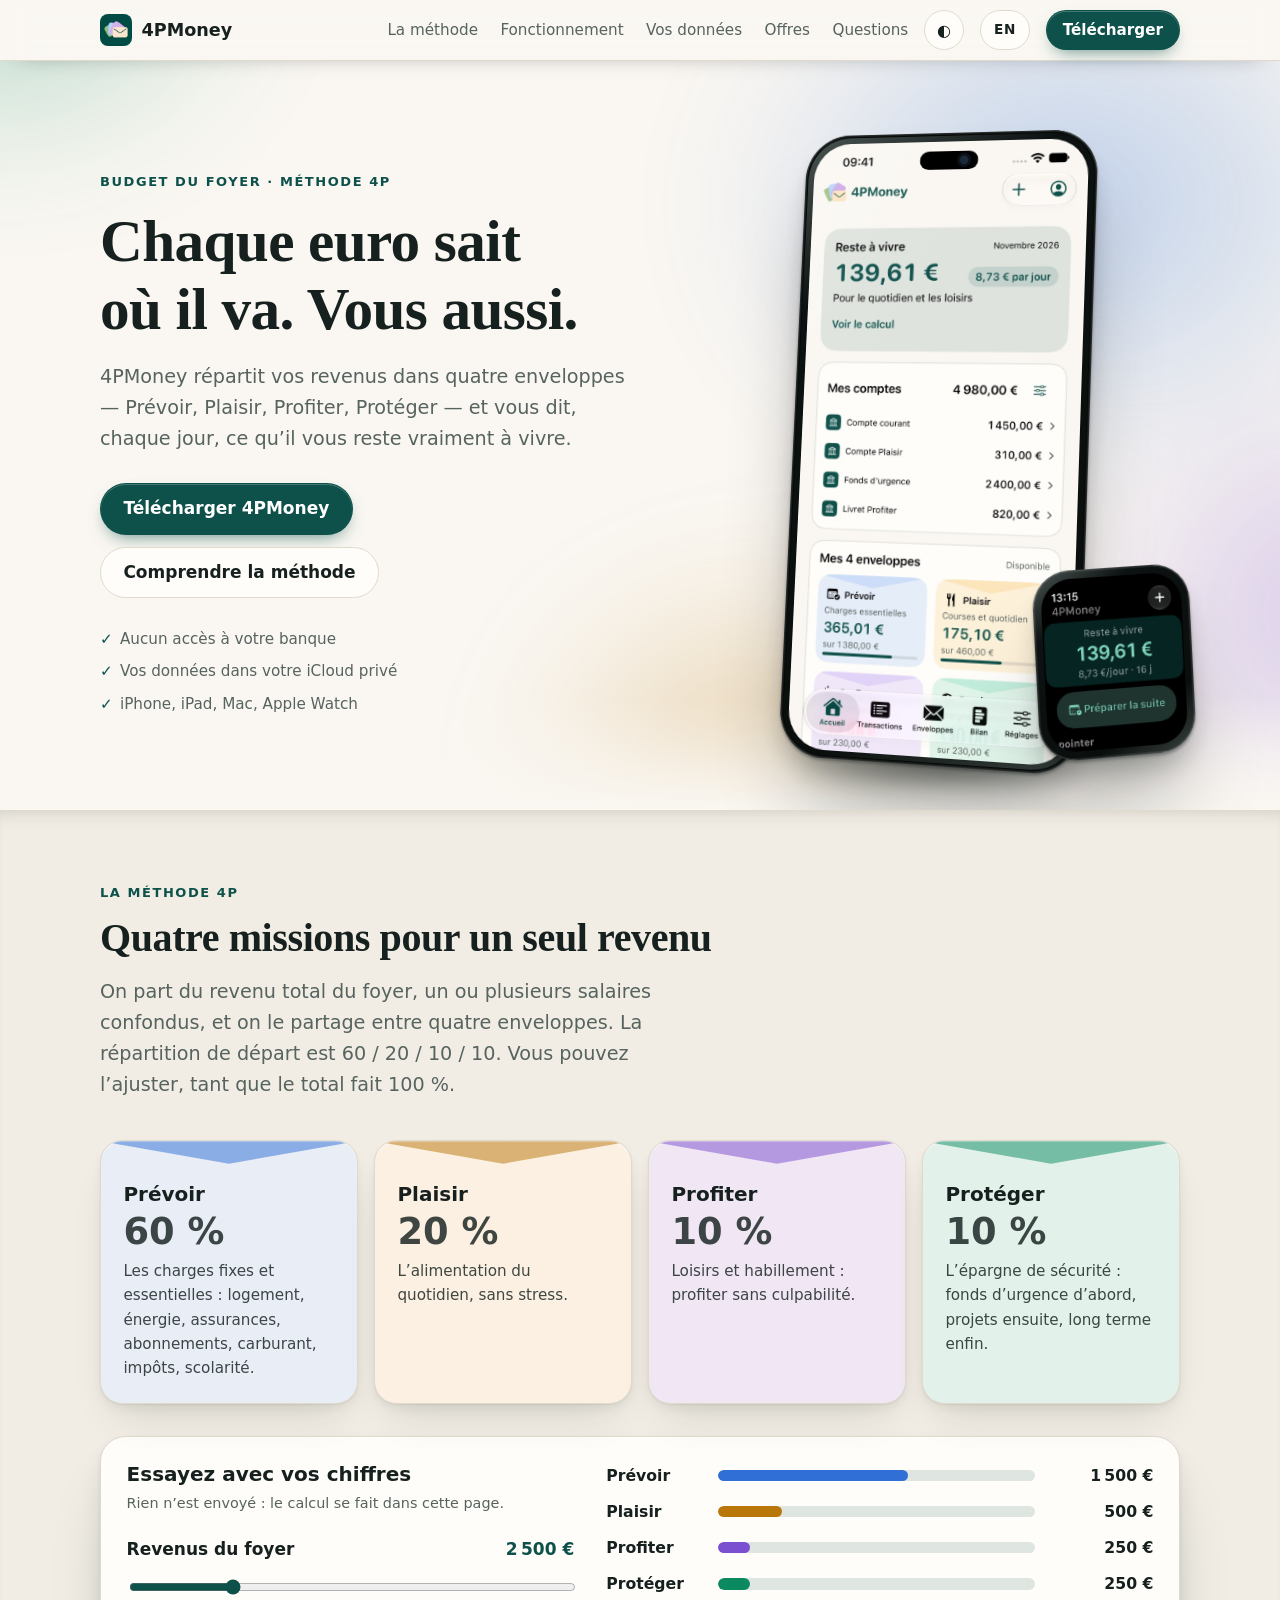
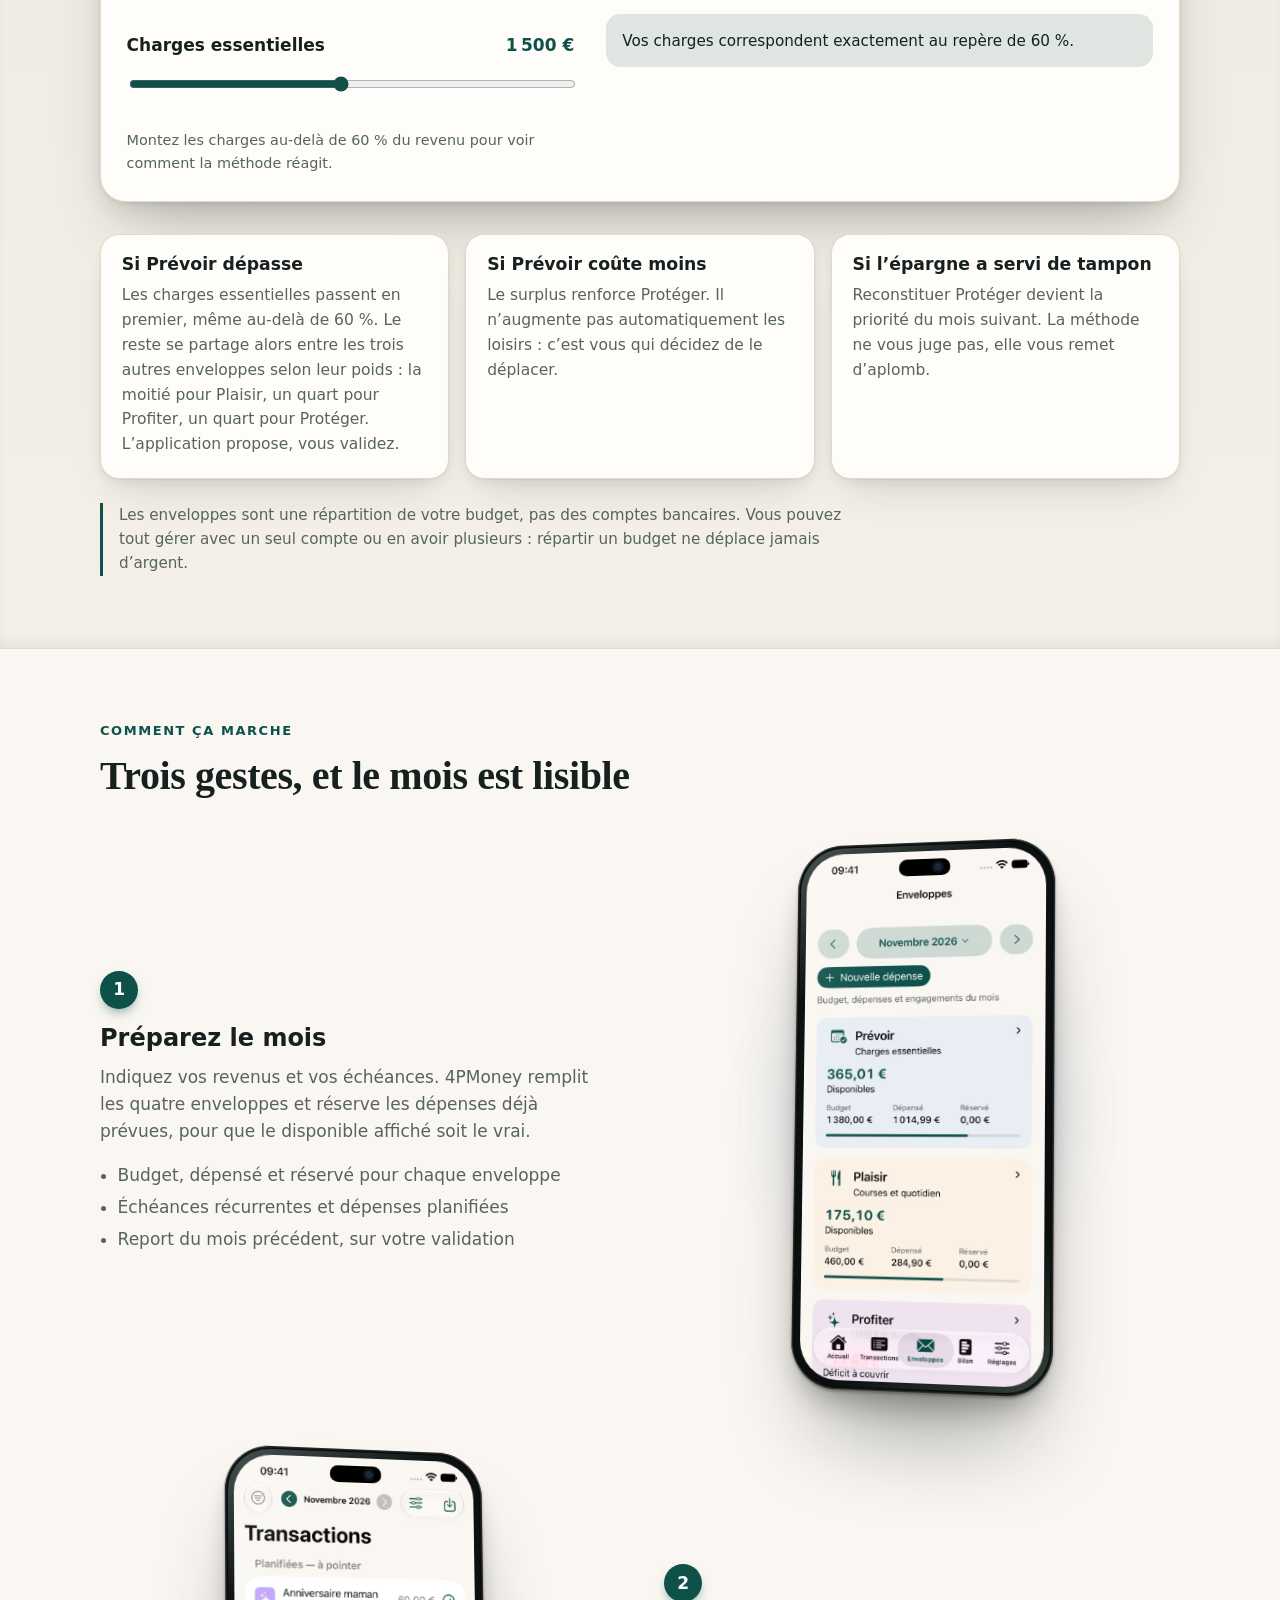
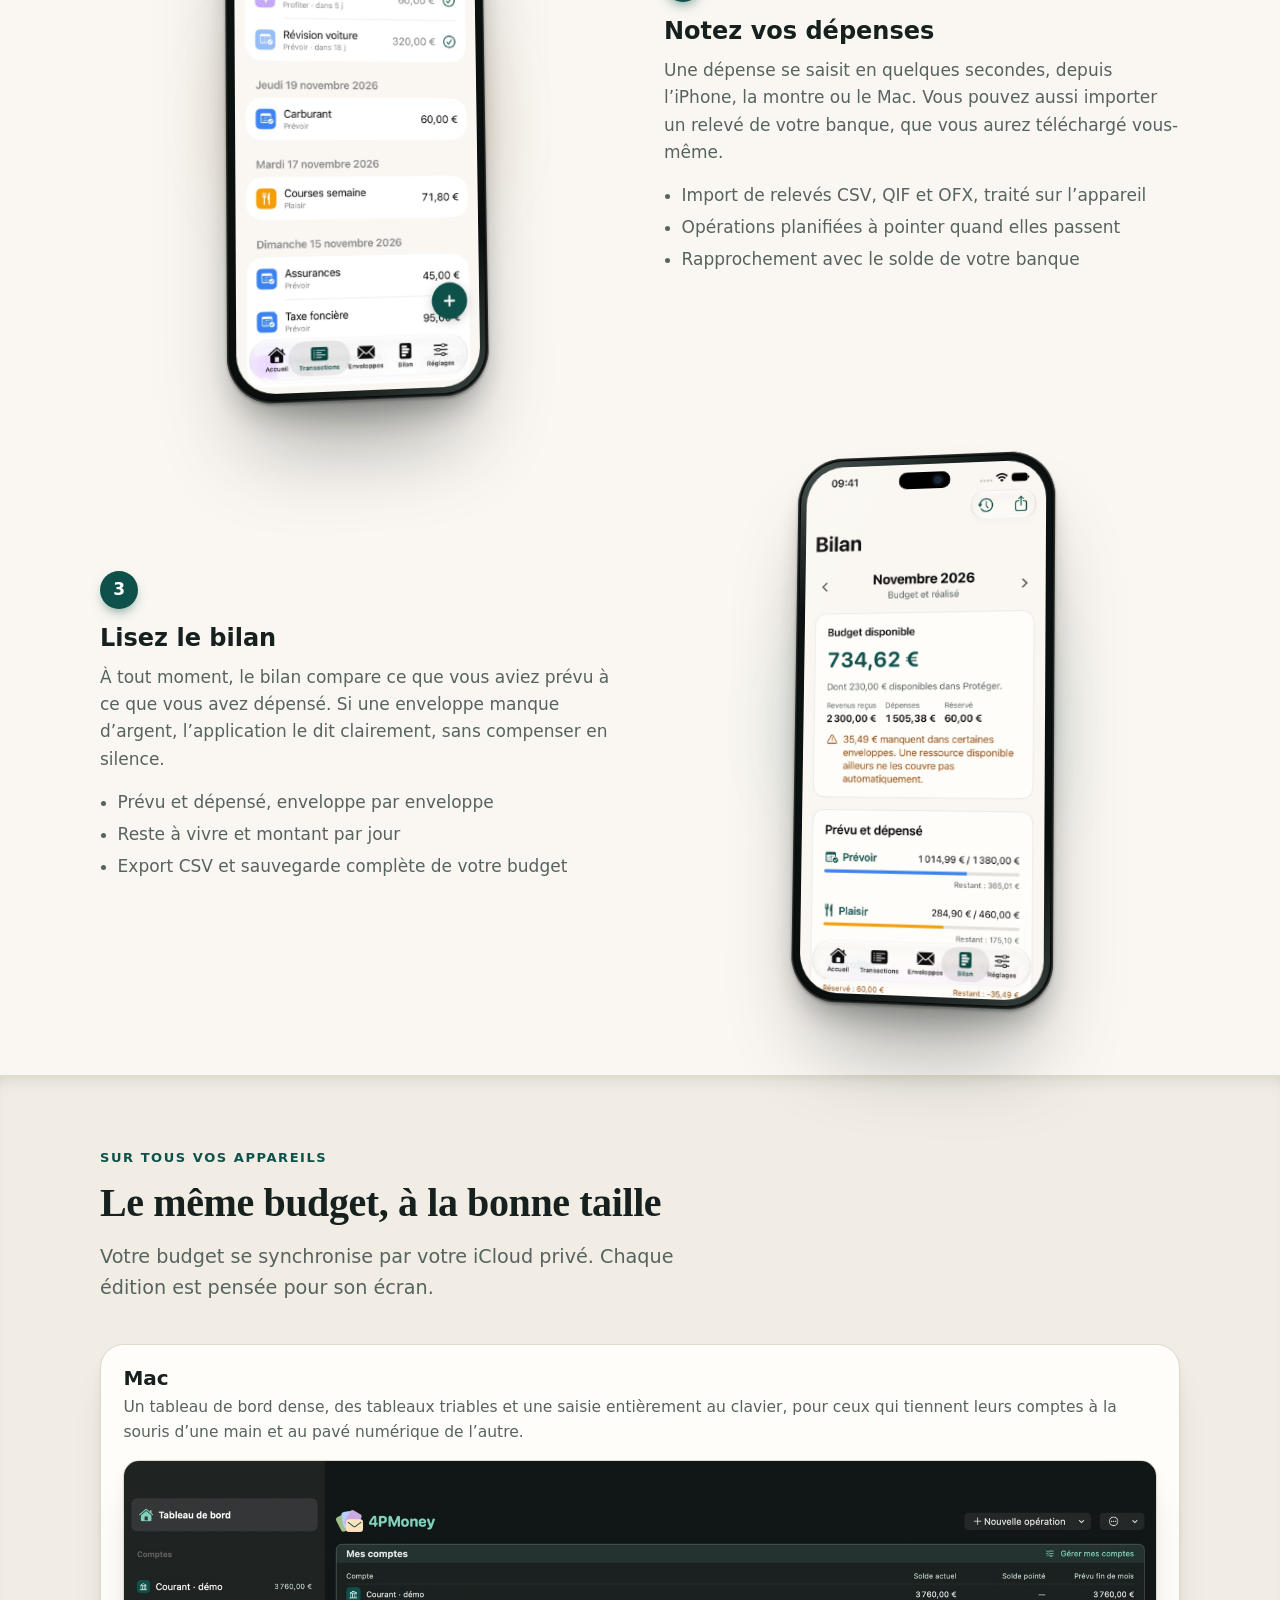
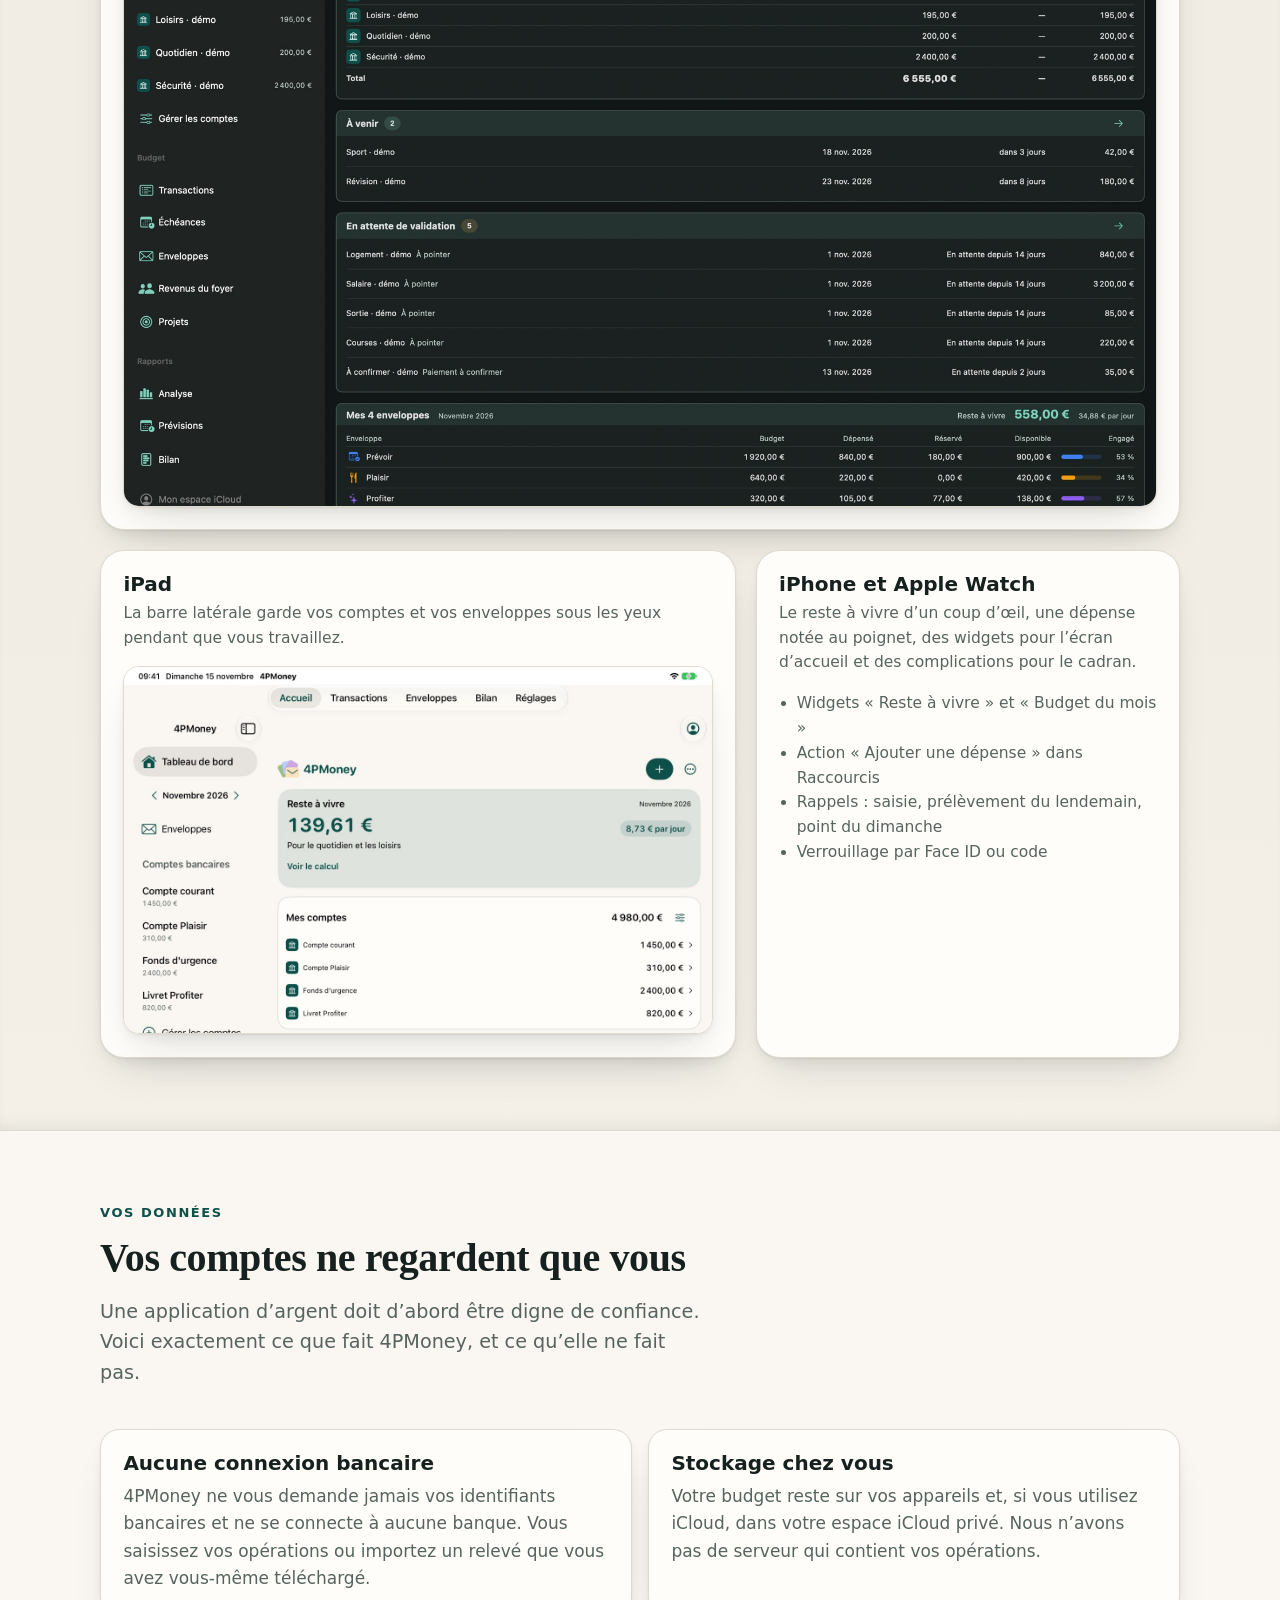
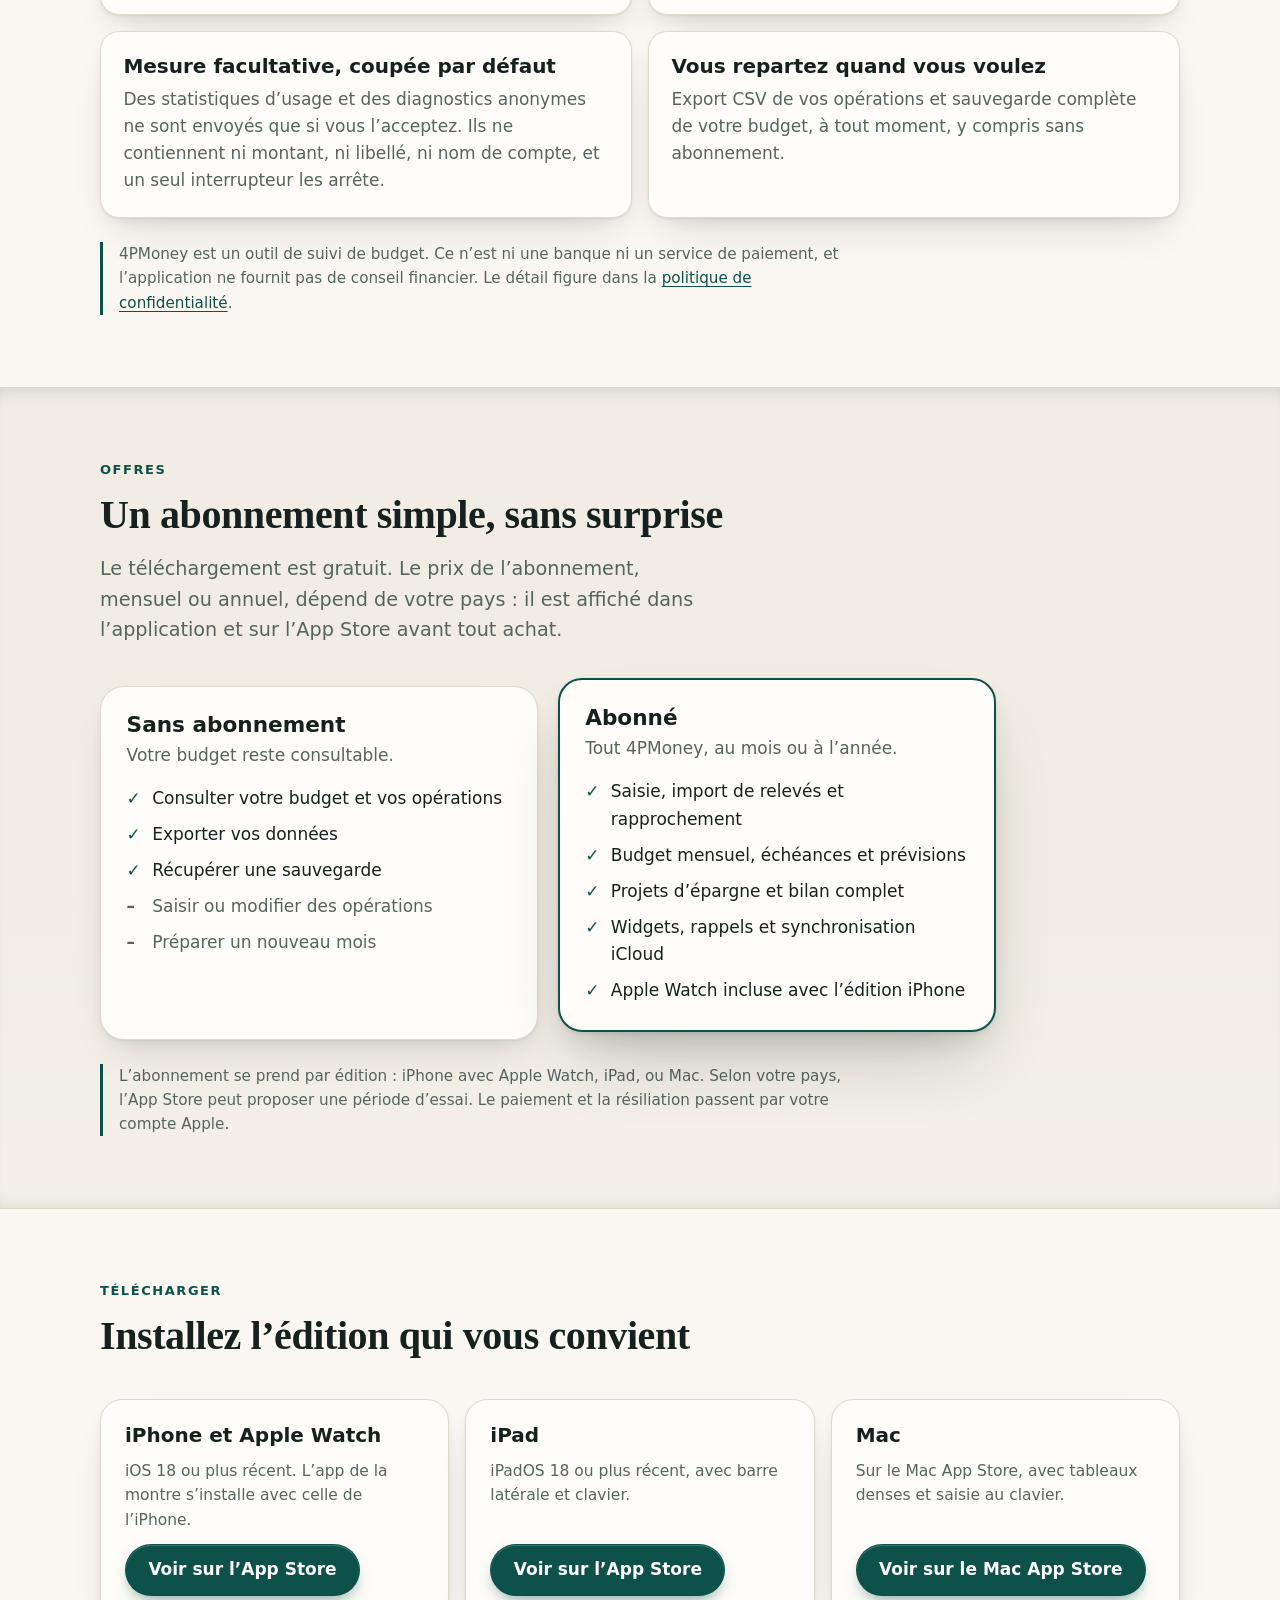
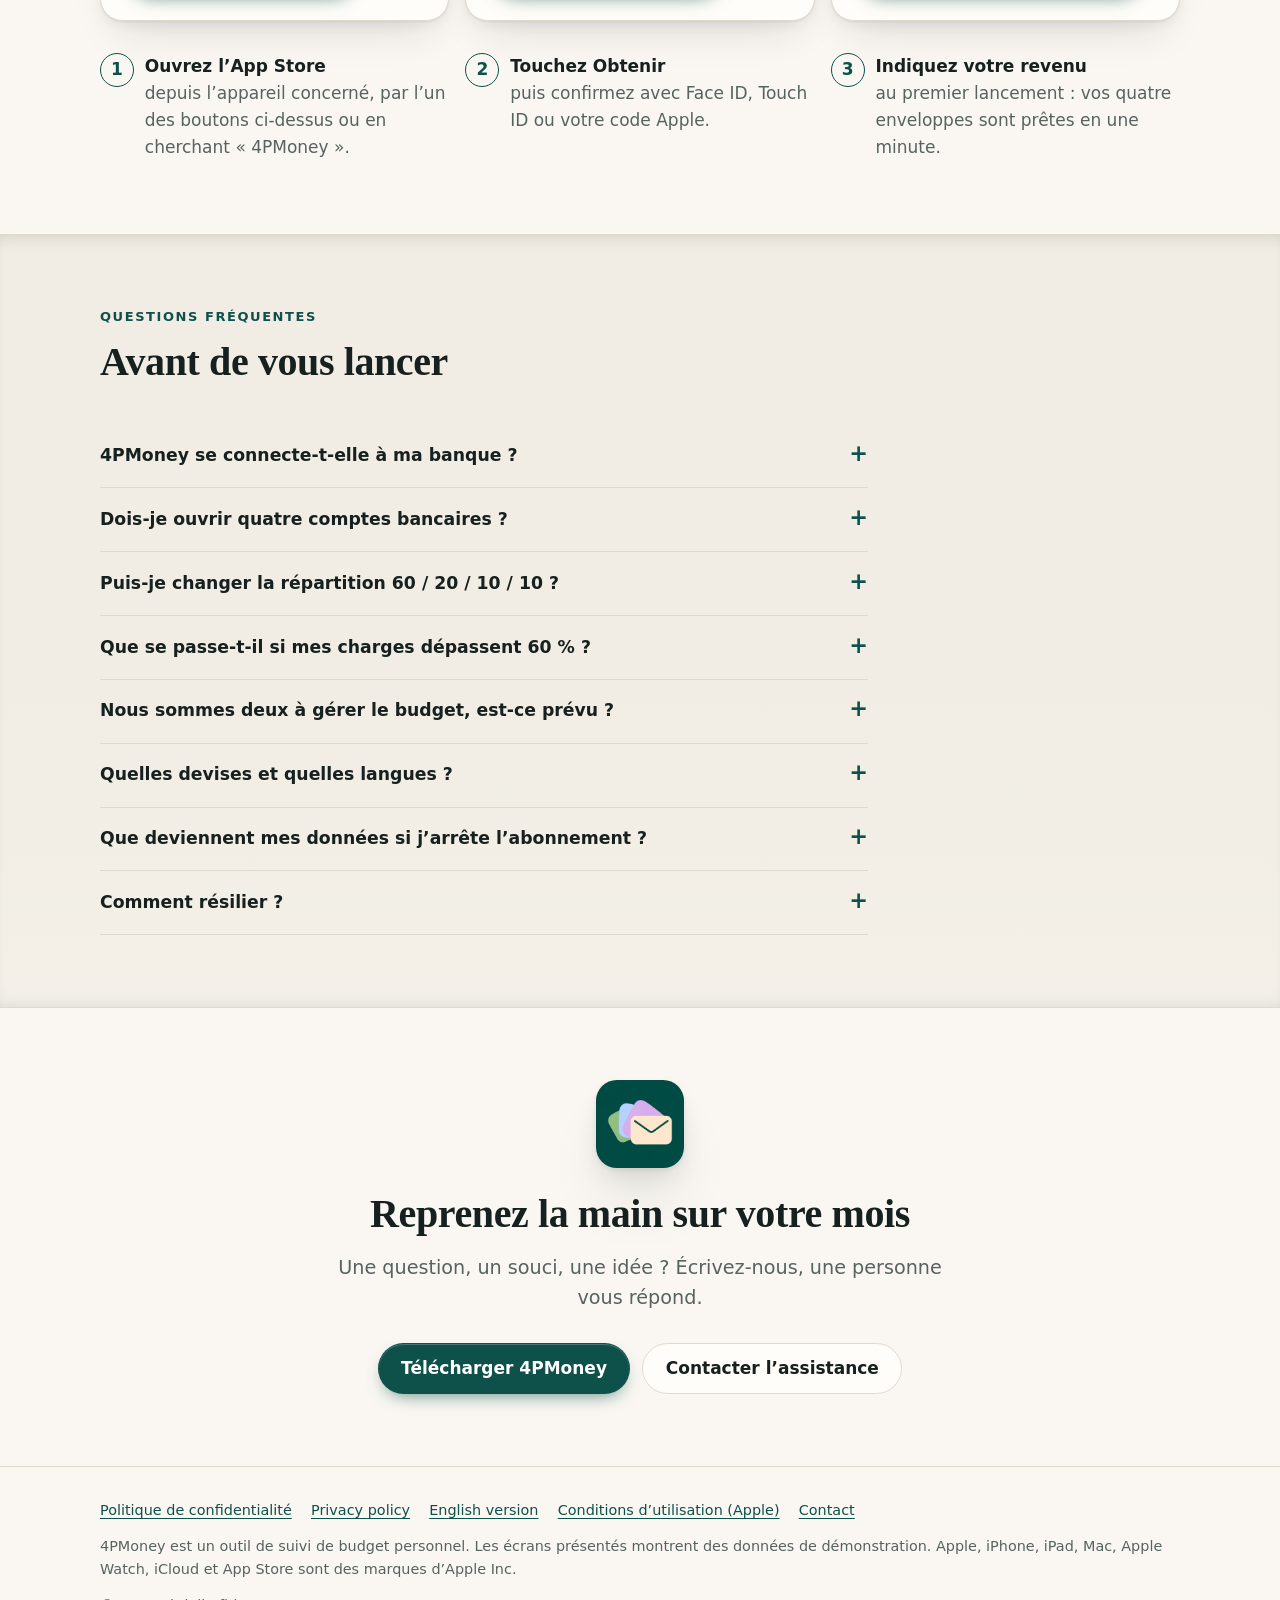
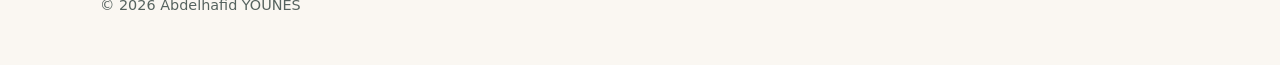
<file: index.html>
<!doctype html>
<html lang="fr">
<head>
<meta charset="utf-8">
<meta name="viewport" content="width=device-width, initial-scale=1">
<title>4PMoney — Le budget du foyer en quatre enveloppes</title>
<meta name="description" content="4PMoney applique la méthode 4P : Prévoir, Plaisir, Profiter, Protéger. Un budget clair pour le foyer, sur iPhone, iPad, Mac et Apple Watch, sans connexion à votre banque.">
<meta name="theme-color" content="#faf7f2" media="(prefers-color-scheme: light)">
<meta name="theme-color" content="#101816" media="(prefers-color-scheme: dark)">
<link rel="icon" href="assets/touch-icon.png">
<link rel="apple-touch-icon" href="assets/touch-icon.png">
<link rel="alternate" hreflang="fr" href="https://hafidnes.github.io/4p-budget-site/">
<link rel="alternate" hreflang="en" href="https://hafidnes.github.io/4p-budget-site/en/">
<meta property="og:title" content="4PMoney — Le budget du foyer en quatre enveloppes">
<meta property="og:description" content="Prévoir, Plaisir, Profiter, Protéger : une méthode simple, une application sobre, vos données chez vous.">
<meta property="og:image" content="assets/icon.png">
<style>
:root{
  --fond:#faf7f2;--carte:#fffdf9;--teinte:#f1ede4;--encre:#16211f;--doux:#56635f;--trait:#e0dacd;
  --accent:#0d514a;--accent-encre:#ffffff;--accent-doux:#dfe6e1;
  --prevoir:#2f6fd6;--plaisir:#b9770a;--profiter:#7a4fd0;--proteger:#0b8a62;
  --prevoir-f:#e8edf6;--plaisir-f:#fbf0e2;--profiter-f:#f0e6f4;--proteger-f:#e2f1e9;
  --alerte:#a3540c;--ombre:0 18px 50px rgba(22,33,31,.12);
}
@media (prefers-color-scheme:dark){:root:not([data-theme="light"]){
  --fond:#101816;--carte:#19221f;--teinte:#151e1b;--encre:#eef3f0;--doux:#a7b5af;--trait:#2b3733;
  --accent:#7fd2bb;--accent-encre:#0c1b18;--accent-doux:#20302b;
  --prevoir:#8fb6ff;--plaisir:#f1b65a;--profiter:#c2a4ff;--proteger:#6fd6b0;
  --prevoir-f:#1d2a3f;--plaisir-f:#352c1c;--profiter-f:#2c2540;--proteger-f:#17332a;
  --alerte:#f0a35a;--ombre:0 18px 50px rgba(0,0,0,.45);
}}
:root[data-theme="dark"]{
  --fond:#101816;--carte:#19221f;--teinte:#151e1b;--encre:#eef3f0;--doux:#a7b5af;--trait:#2b3733;
  --accent:#7fd2bb;--accent-encre:#0c1b18;--accent-doux:#20302b;
  --prevoir:#8fb6ff;--plaisir:#f1b65a;--profiter:#c2a4ff;--proteger:#6fd6b0;
  --prevoir-f:#1d2a3f;--plaisir-f:#352c1c;--profiter-f:#2c2540;--proteger-f:#17332a;
  --alerte:#f0a35a;--ombre:0 18px 50px rgba(0,0,0,.45);
}
*{box-sizing:border-box}
html{scroll-behavior:smooth;-webkit-text-size-adjust:100%}
body{margin:0;background:var(--fond);color:var(--encre);font:1.0625rem/1.6 -apple-system,BlinkMacSystemFont,"SF Pro Text","Segoe UI",system-ui,sans-serif;overflow-wrap:break-word}
img{max-width:100%;height:auto;display:block}
a{color:var(--accent);text-underline-offset:.2em}
a:focus-visible,button:focus-visible,input:focus-visible,summary:focus-visible{outline:3px solid var(--plaisir);outline-offset:3px;border-radius:6px}
.wrap{max-width:70rem;margin:0 auto;padding:0 1.25rem}
h1,h2,h3{font-family:"New York","Iowan Old Style",Georgia,serif;font-weight:600;line-height:1.15;letter-spacing:-.01em;margin:0;text-wrap:balance}
h1{font-size:clamp(2.2rem,6vw,3.7rem)}
h2{font-size:clamp(1.7rem,4vw,2.5rem)}
h3{font-size:1.25rem;font-family:inherit;font-weight:650;letter-spacing:0}
p{margin:0}
.sur{font-size:.8125rem;font-weight:650;letter-spacing:.12em;text-transform:uppercase;color:var(--accent)}
.chapo{font-size:1.2rem;color:var(--doux);max-width:38rem}
.num{font-variant-numeric:tabular-nums;font-feature-settings:"tnum"}
.skip{position:absolute;left:-999px}.skip:focus{left:1rem;top:1rem;background:var(--carte);padding:.5rem 1rem;z-index:20}

header.barre{position:sticky;top:0;z-index:10;background:color-mix(in srgb,var(--fond) 88%,transparent);backdrop-filter:saturate(1.4) blur(14px);-webkit-backdrop-filter:saturate(1.4) blur(14px);border-bottom:1px solid var(--trait)}
.barre .wrap{display:flex;align-items:center;gap:1rem;min-height:3.75rem}
.marque{display:flex;align-items:center;gap:.6rem;font-weight:700;font-size:1.1rem;color:var(--encre);text-decoration:none}
.marque img{width:2rem;height:2rem;border-radius:.5rem}
.barre nav{margin-left:auto;display:flex;gap:1.4rem;font-size:.95rem}
.barre nav a{color:var(--doux);text-decoration:none}.barre nav a:hover{color:var(--encre)}
.theme{border:1px solid var(--trait);background:var(--carte);color:var(--encre);border-radius:999px;width:2.5rem;height:2.5rem;cursor:pointer;font-size:1rem}
.langue{display:inline-grid;place-items:center;border:1px solid var(--trait);background:var(--carte);color:var(--encre);border-radius:999px;height:2.5rem;padding:0 .8rem;font-size:.85rem;font-weight:650;letter-spacing:.04em;text-decoration:none}.langue:hover{border-color:var(--accent)}
@media (max-width:26rem){.barre .wrap{gap:.45rem}.langue{padding:0 .55rem}.barre .btn.petit{padding-left:.8rem;padding-right:.8rem}}
@media (max-width:23rem){.marque{font-size:0;gap:0}}
.btn{display:inline-flex;align-items:center;justify-content:center;gap:.5rem;min-height:3rem;padding:.7rem 1.4rem;border-radius:999px;font-weight:650;text-decoration:none;border:1px solid transparent}
.btn.plein{background:var(--accent);color:var(--accent-encre)}
.btn.contour{border-color:var(--trait);color:var(--encre);background:var(--carte)}
.btn.petit{min-height:2.5rem;padding:.4rem 1rem;font-size:.95rem}

.hero{padding:4rem 0 3rem}
.hero .wrap{display:grid;grid-template-columns:1.05fr .95fr;gap:3rem;align-items:center}
.hero h1{margin:.9rem 0 1.2rem}
.actions{display:flex;flex-wrap:wrap;gap:.75rem;margin-top:1.8rem}
.garanties{list-style:none;padding:0;margin:1.8rem 0 0;display:flex;flex-wrap:wrap;gap:.5rem 1.4rem;color:var(--doux);font-size:.95rem}
.garanties li::before{content:"✓";color:var(--accent);font-weight:700;margin-right:.45rem}
.scene{position:relative;display:flex;justify-content:center;min-height:34rem}
.tel{width:min(19rem,74vw);border-radius:2.9rem;padding:.55rem;background:#0c1211;box-shadow:var(--ombre);border:1px solid #2a3532}
.tel img{border-radius:2.4rem;width:100%;aspect-ratio:1170/2532;object-fit:cover}
.montre{position:absolute;right:0;bottom:1.5rem;width:9.5rem;border-radius:2.2rem;padding:.5rem;background:#0c1211;border:1px solid #2a3532;box-shadow:var(--ombre)}
.montre img{border-radius:1.8rem}

section{padding:4.5rem 0}
section.teinte{background:var(--teinte);border-block:1px solid var(--trait)}
.tete{max-width:44rem;margin-bottom:2.5rem}.tete h2{margin:.7rem 0 1rem}

.quatre{display:grid;grid-template-columns:repeat(4,1fr);gap:1rem}
.env{border-radius:1.4rem;padding:1.4rem;border:1px solid var(--trait);position:relative;overflow:hidden}
.env::before{content:"";position:absolute;inset:0 0 auto 0;height:1.4rem;clip-path:polygon(0 0,100% 0,50% 100%);opacity:.5;background:currentColor}
.env.prevoir{background:var(--prevoir-f);color:var(--prevoir)}.env.plaisir{background:var(--plaisir-f);color:var(--plaisir)}
.env.profiter{background:var(--profiter-f);color:var(--profiter)}.env.proteger{background:var(--proteger-f);color:var(--proteger)}
.env h3{margin-top:1.2rem;color:var(--encre)}
.env .part{font-size:2.3rem;font-weight:700;font-family:ui-rounded,"SF Pro Rounded",system-ui,sans-serif;line-height:1.1;margin:.4rem 0}
.env p{color:var(--encre);opacity:.82;font-size:.95rem}

.simu{margin-top:2rem;background:var(--carte);border:1px solid var(--trait);border-radius:1.6rem;padding:1.6rem;box-shadow:var(--ombre);display:grid;grid-template-columns:.9fr 1.1fr;gap:2rem}
.simu label{display:flex;justify-content:space-between;gap:1rem;font-weight:600;margin-bottom:.4rem}
.simu label output{font-family:ui-rounded,"SF Pro Rounded",system-ui,sans-serif;color:var(--accent)}
.simu input[type=range]{width:100%;accent-color:var(--accent);height:2rem}
.champ{margin-bottom:1.3rem}
.simu .note{font-size:.9rem;color:var(--doux)}
.lignes{display:grid;gap:.7rem}
.ligne{display:grid;grid-template-columns:6.2rem 1fr 6.6rem;align-items:center;gap:.8rem;font-size:.98rem}
.ligne b{font-weight:650}
.jauge{height:.7rem;border-radius:999px;background:var(--accent-doux);overflow:hidden}
.jauge i{display:block;height:100%;border-radius:999px;width:0;transition:width .35s ease}
.ligne .somme{text-align:right;font-family:ui-rounded,"SF Pro Rounded",system-ui,sans-serif;font-weight:650}
.verdict{margin-top:1.1rem;padding:.9rem 1rem;border-radius:.9rem;background:var(--accent-doux);font-size:.95rem}
.verdict.alerte{color:var(--alerte);background:color-mix(in srgb,var(--alerte) 12%,var(--carte))}

.regles{display:grid;grid-template-columns:repeat(3,1fr);gap:1rem;margin-top:2rem}
.regle{background:var(--carte);border:1px solid var(--trait);border-radius:1.2rem;padding:1.3rem}
.regle h3{margin-bottom:.5rem;font-size:1.08rem}.regle p{color:var(--doux);font-size:.97rem}

.etapes{display:grid;gap:3.5rem}
.etape{display:grid;grid-template-columns:1fr 1fr;gap:3rem;align-items:center}
.etape:nth-child(even) .visuel{order:-1}
.etape .rang{display:inline-grid;place-items:center;width:2.4rem;height:2.4rem;border-radius:999px;background:var(--accent);color:var(--accent-encre);font-weight:700;margin-bottom:1rem}
.etape h3{font-size:1.5rem;margin-bottom:.7rem}.etape p{color:var(--doux)}
.etape ul{margin:1rem 0 0;padding-left:1.1rem;color:var(--doux)}.etape li{margin:.3rem 0}
.visuel{display:flex;justify-content:center}
.visuel .tel{width:min(16.5rem,70vw)}

.appareils{display:grid;grid-template-columns:1.5fr 1fr;gap:1.2rem}
.app{background:var(--carte);border:1px solid var(--trait);border-radius:1.5rem;padding:1.4rem;display:flex;flex-direction:column;gap:1rem}
.app h3{margin-bottom:.3rem}.app p{color:var(--doux);font-size:.97rem}
.app .cadre{border-radius:1rem;overflow:hidden;border:1px solid var(--trait);margin-top:auto}
.app.ipad .cadre{max-height:23rem}.app.ipad .cadre img{width:100%;object-fit:cover;object-position:top}
.app.large{grid-column:1/-1}

.piliers{display:grid;grid-template-columns:repeat(2,1fr);gap:1rem}
.pilier{background:var(--carte);border:1px solid var(--trait);border-radius:1.2rem;padding:1.4rem}
.pilier h3{margin-bottom:.5rem}.pilier p{color:var(--doux)}
.avis{margin-top:1.5rem;font-size:.95rem;color:var(--doux);border-left:3px solid var(--accent);padding-left:1rem;max-width:48rem}

.offres{display:grid;grid-template-columns:repeat(2,1fr);gap:1.2rem;max-width:56rem}
.offre{background:var(--carte);border:1px solid var(--trait);border-radius:1.5rem;padding:1.6rem}
.offre.mise{border:2px solid var(--accent)}
.offre h3{font-size:1.35rem}.offre .sous{color:var(--doux);margin:.3rem 0 1rem}
.offre ul{list-style:none;padding:0;margin:0;display:grid;gap:.55rem}
.offre li{padding-left:1.6rem;position:relative}
.offre li::before{content:"✓";position:absolute;left:0;color:var(--accent);font-weight:700}
.offre li.non{color:var(--doux)}.offre li.non::before{content:"–";color:var(--doux)}

.tele{display:grid;grid-template-columns:repeat(3,1fr);gap:1rem}
.edition{background:var(--carte);border:1px solid var(--trait);border-radius:1.4rem;padding:1.5rem;display:flex;flex-direction:column;gap:.7rem;align-items:flex-start}
.edition p{color:var(--doux);font-size:.97rem;flex:1}
.pas{counter-reset:pas;list-style:none;padding:0;margin:2rem 0 0;display:grid;grid-template-columns:repeat(3,1fr);gap:1rem}
.pas li{counter-increment:pas;padding-left:2.8rem;position:relative;color:var(--doux)}
.pas li::before{content:counter(pas);position:absolute;left:0;top:0;width:2rem;height:2rem;border-radius:999px;border:1.5px solid var(--accent);color:var(--accent);display:grid;place-items:center;font-weight:700}
.pas b{color:var(--encre);display:block}

.faq{max-width:48rem}
details{border-bottom:1px solid var(--trait);padding:1.1rem 0}
summary{cursor:pointer;font-weight:650;font-size:1.08rem;list-style:none;display:flex;justify-content:space-between;gap:1rem}
summary::-webkit-details-marker{display:none}
summary::after{content:"+";color:var(--accent);font-size:1.4rem;line-height:1}
details[open] summary::after{content:"–"}
details p{margin-top:.7rem;color:var(--doux)}

.fin{text-align:center}.fin img{width:5.5rem;height:5.5rem;border-radius:1.3rem;margin:0 auto 1.4rem;box-shadow:var(--ombre)}
.fin .chapo{margin:1rem auto 0}.fin .actions{justify-content:center}
footer{border-top:1px solid var(--trait);padding:2rem 0 3rem;font-size:.9rem;color:var(--doux)}
footer .wrap{display:grid;gap:.8rem}
footer nav{display:flex;flex-wrap:wrap;gap:.4rem 1.2rem}

.reveler{opacity:0;transform:translateY(14px);transition:opacity .6s ease,transform .6s ease}
.reveler.vu{opacity:1;transform:none}
@media (prefers-reduced-motion:reduce){html{scroll-behavior:auto}.reveler{opacity:1;transform:none;transition:none}.jauge i{transition:none}}
@media (max-width:60rem){
  .hero .wrap,.simu,.etape,.appareils{grid-template-columns:1fr}
  .etape:nth-child(even) .visuel{order:0}
  .quatre,.piliers{grid-template-columns:repeat(2,1fr)}
  .regles,.tele,.pas{grid-template-columns:1fr}
  .barre nav{display:none}.theme{margin-left:auto}
  .scene{min-height:0}
}
@media (max-width:36rem){
  section{padding:3.2rem 0}.hero{padding:2.5rem 0 2rem}
  .wrap{padding:0 1rem}
  .quatre,.piliers,.offres{grid-template-columns:1fr}
  .montre{width:7.5rem;right:-.2rem}
  .ligne{grid-template-columns:5.2rem 1fr 5.6rem;gap:.5rem;font-size:.92rem}
  .btn{width:100%}
  .barre .btn{width:auto}.marque{flex-shrink:0}
}

/* ——— Profondeur : lumière, relief et plans successifs ——— */
:root{
  --relief:0 1px 2px rgba(22,33,31,.06),0 6px 14px -4px rgba(22,33,31,.08),0 22px 44px -18px rgba(22,33,31,.16);
  --relief-haut:0 2px 4px rgba(22,33,31,.07),0 14px 28px -8px rgba(22,33,31,.14),0 40px 70px -24px rgba(22,33,31,.24);
  --appareil:0 2px 3px rgba(8,14,13,.35),0 18px 30px -10px rgba(8,14,13,.32),0 60px 90px -30px rgba(8,14,13,.42);
  --reflet:inset 0 1px 0 rgba(255,255,255,.75);--halo:.30;
}
@media (prefers-color-scheme:dark){:root:not([data-theme="light"]){
  --relief:0 1px 2px rgba(0,0,0,.35),0 8px 18px -6px rgba(0,0,0,.4),0 26px 50px -20px rgba(0,0,0,.55);
  --relief-haut:0 2px 4px rgba(0,0,0,.4),0 16px 32px -8px rgba(0,0,0,.5),0 44px 80px -24px rgba(0,0,0,.7);
  --appareil:0 2px 3px rgba(0,0,0,.6),0 18px 30px -10px rgba(0,0,0,.6),0 60px 90px -30px rgba(0,0,0,.8);
  --reflet:inset 0 1px 0 rgba(255,255,255,.06);--halo:.22;
}}
:root[data-theme="dark"]{
  --relief:0 1px 2px rgba(0,0,0,.35),0 8px 18px -6px rgba(0,0,0,.4),0 26px 50px -20px rgba(0,0,0,.55);
  --relief-haut:0 2px 4px rgba(0,0,0,.4),0 16px 32px -8px rgba(0,0,0,.5),0 44px 80px -24px rgba(0,0,0,.7);
  --appareil:0 2px 3px rgba(0,0,0,.6),0 18px 30px -10px rgba(0,0,0,.6),0 60px 90px -30px rgba(0,0,0,.8);
  --reflet:inset 0 1px 0 rgba(255,255,255,.06);--halo:.22;
}

/* Les appareils inclinés ne doivent jamais élargir la page. */
main{overflow-x:clip}
/* Fond du haut de page : quatre lueurs aux couleurs des enveloppes, derrière tout le reste. */
.hero{position:relative;overflow:hidden;isolation:isolate}
.hero::before{content:"";position:absolute;inset:-20% -10% -10%;z-index:-1;pointer-events:none;opacity:var(--halo);filter:blur(60px);
  background:
    radial-gradient(34rem 26rem at 78% 30%,var(--prevoir),transparent 70%),
    radial-gradient(26rem 22rem at 96% 72%,var(--profiter),transparent 70%),
    radial-gradient(24rem 20rem at 58% 88%,var(--plaisir),transparent 70%),
    radial-gradient(26rem 20rem at 8% 6%,var(--proteger),transparent 70%)}
.hero::after{content:"";position:absolute;inset:auto 0 0;height:7rem;z-index:-1;pointer-events:none;background:linear-gradient(to bottom,transparent,var(--fond))}

/* Téléphone : châssis à reflet, encoche étroite, vitre, ombre portée en trois couches. */
.tel{position:relative;background:linear-gradient(145deg,#4b5654 0%,#0c1211 22%,#0a0f0e 78%,#39433f 100%);border:0;
  box-shadow:inset 0 0 0 1.5px rgba(255,255,255,.14),inset 0 0 0 3px #050908,var(--appareil)}
.tel::before{content:"";position:absolute;z-index:2;left:50%;top:calc(.55rem + 1.55%);width:20%;aspect-ratio:3.2/1;transform:translateX(-50%);border-radius:999px;
  background:radial-gradient(circle at 76% 50%,#1b2a3a 0 9%,#0b1016 10% 15%,transparent 16%),#000;box-shadow:0 0 0 1px rgba(255,255,255,.05)}
.tel::after{content:"";position:absolute;inset:.55rem;z-index:1;border-radius:2.4rem;pointer-events:none;
  background:linear-gradient(118deg,rgba(255,255,255,.16) 0%,rgba(255,255,255,.04) 22%,transparent 38%)}
.visuel .tel::before{top:calc(.55rem + 1.55%)}
.montre{background:linear-gradient(145deg,#4b5654 0%,#0c1211 24%,#0a0f0e 76%,#39433f 100%);border:0;
  box-shadow:inset 0 0 0 1.5px rgba(255,255,255,.14),var(--appareil)}

/* Scène d'ouverture : téléphone incliné, montre au premier plan, socle lumineux et ombre au sol. */
.scene{perspective:1500px;--tx:0;--ty:0;--d:0px}
.scene::before{content:"";position:absolute;left:50%;top:46%;width:30rem;max-width:120%;aspect-ratio:1;transform:translate(-50%,-50%);border-radius:50%;z-index:-1;pointer-events:none;
  background:radial-gradient(closest-side,color-mix(in srgb,var(--carte) 85%,transparent),transparent 72%)}
.scene::after{content:"";position:absolute;left:50%;bottom:-1.6rem;width:19rem;max-width:80%;height:2.6rem;transform:translateX(-46%);border-radius:50%;z-index:-1;pointer-events:none;
  background:radial-gradient(closest-side,rgba(8,14,13,.38),transparent);filter:blur(10px)}
.scene .tel{transform:translateY(calc(var(--d) * -.35)) rotateY(calc(-13deg + var(--tx) * 6deg)) rotateX(calc(5deg + var(--ty) * -5deg)) rotateZ(1.2deg);transform-origin:50% 60%;transition:transform .5s cubic-bezier(.2,.7,.2,1);will-change:transform}
.scene .montre{z-index:3;transform:translateY(calc(var(--d) * -.9)) translateZ(90px) rotateY(calc(9deg + var(--tx) * 9deg)) rotateX(calc(var(--ty) * -6deg)) rotateZ(-3deg);transition:transform .5s cubic-bezier(.2,.7,.2,1);will-change:transform}

/* Captures des étapes : inclinaison alternée et lueur de la couleur de l'enveloppe concernée. */
.visuel{perspective:1300px;position:relative;isolation:isolate}
.visuel::before{content:"";position:absolute;left:50%;top:50%;width:26rem;max-width:115%;aspect-ratio:1;transform:translate(-50%,-50%);border-radius:50%;z-index:-1;pointer-events:none;filter:blur(40px);opacity:var(--halo);
  background:radial-gradient(closest-side,var(--lueur,var(--prevoir)),transparent 75%)}
.etape:nth-child(2) .visuel{--lueur:var(--plaisir)}.etape:nth-child(3) .visuel{--lueur:var(--proteger)}
.visuel .tel{transform:rotateY(-11deg) rotateX(3deg);transition:transform .7s cubic-bezier(.2,.7,.2,1)}
.etape:nth-child(even) .visuel .tel{transform:rotateY(11deg) rotateX(3deg)}
.etape:hover .visuel .tel{transform:rotateY(-4deg) rotateX(1deg) translateY(-6px)}
.etape:nth-child(even):hover .visuel .tel{transform:rotateY(4deg) rotateX(1deg) translateY(-6px)}

/* Cartes : reflet en haut, ombre en couches, léger soulèvement au survol. */
.env,.regle,.app,.pilier,.offre,.edition{box-shadow:var(--reflet),var(--relief);transition:transform .35s cubic-bezier(.2,.7,.2,1),box-shadow .35s ease}
.simu{box-shadow:var(--reflet),var(--relief-haut)}
.offre.mise{box-shadow:var(--reflet),var(--relief-haut);transform:translateY(-.5rem)}
@media (hover:hover){
  .env:hover,.regle:hover,.app:hover,.pilier:hover,.edition:hover,.offre:hover{transform:translateY(-5px);box-shadow:var(--reflet),var(--relief-haut)}
  .offre.mise:hover{transform:translateY(-.8rem)}
}
.env{background-image:linear-gradient(160deg,color-mix(in srgb,var(--carte) 55%,transparent),transparent 55%)}
.app .cadre{box-shadow:var(--relief)}
.btn.plein{box-shadow:inset 0 1px 0 rgba(255,255,255,.22),0 8px 18px -8px color-mix(in srgb,var(--accent) 70%,transparent)}
.btn{transition:transform .2s ease,box-shadow .2s ease}.btn:hover{transform:translateY(-1px)}
.fin img{box-shadow:var(--relief-haut)}
.etape .rang{box-shadow:0 6px 14px -6px color-mix(in srgb,var(--accent) 80%,transparent)}

/* Sections teintées : en creux, comme un plan situé derrière la page. */
section.teinte{background:linear-gradient(to bottom,color-mix(in srgb,var(--teinte) 100%,transparent),var(--teinte) 60%,color-mix(in srgb,var(--teinte) 70%,var(--fond)));box-shadow:inset 0 14px 22px -18px rgba(8,14,13,.22),inset 0 -14px 22px -18px rgba(8,14,13,.14)}
header.barre{box-shadow:0 10px 24px -20px rgba(8,14,13,.5)}

@media (max-width:60rem){
  .scene{margin-top:1rem;padding-bottom:1.5rem}
  .scene .tel{transform:rotateY(-8deg) rotateX(3deg) rotateZ(.8deg)}
  .scene .montre{transform:translateZ(60px) rotateY(7deg) rotateZ(-3deg)}
  .visuel .tel,.etape:nth-child(even) .visuel .tel{transform:rotateY(-7deg) rotateX(2deg)}
  .offre.mise{transform:none}
}
@media (prefers-reduced-motion:reduce){
  .scene .tel,.scene .montre,.visuel .tel,.env,.regle,.app,.pilier,.offre,.edition,.btn{transition:none}
  .env:hover,.regle:hover,.app:hover,.pilier:hover,.edition:hover,.offre:hover,.btn:hover{transform:none}
}
</style>
</head>
<body>
<a class="skip" href="#contenu">Aller au contenu</a>

<header class="barre">
  <div class="wrap">
    <a class="marque" href="#"><img src="assets/touch-icon.png" alt="" width="64" height="64">4PMoney</a>
    <nav aria-label="Sections">
      <a href="#methode">La méthode</a>
      <a href="#fonctionnement">Fonctionnement</a>
      <a href="#donnees">Vos données</a>
      <a href="#offres">Offres</a>
      <a href="#questions">Questions</a>
    </nav>
    <button class="theme" id="theme" type="button" aria-label="Changer de thème clair ou sombre">◐</button>
    <a class="langue" href="en/" lang="en" hreflang="en" aria-label="Read in English">EN</a>
    <a class="btn plein petit" href="#telecharger">Télécharger</a>
  </div>
</header>

<main id="contenu">

<div class="hero">
  <div class="wrap">
    <div>
      <p class="sur">Budget du foyer · méthode 4P</p>
      <h1>Chaque euro sait où il va. Vous aussi.</h1>
      <p class="chapo">4PMoney répartit vos revenus dans quatre enveloppes — Prévoir, Plaisir, Profiter, Protéger — et vous dit, chaque jour, ce qu’il vous reste vraiment à vivre.</p>
      <div class="actions">
        <a class="btn plein" href="#telecharger">Télécharger 4PMoney</a>
        <a class="btn contour" href="#methode">Comprendre la méthode</a>
      </div>
      <ul class="garanties">
        <li>Aucun accès à votre banque</li>
        <li>Vos données dans votre iCloud privé</li>
        <li>iPhone, iPad, Mac, Apple Watch</li>
      </ul>
    </div>
    <div class="scene">
      <div class="tel"><img src="assets/iphone-accueil-clair.jpg" data-clair="assets/iphone-accueil-clair.jpg" data-sombre="assets/iphone-accueil-sombre.jpg" width="1170" height="2532" alt="Écran d’accueil de 4PMoney : reste à vivre du mois, soldes des comptes et quatre enveloppes."></div>
      <div class="montre"><img src="assets/watch-accueil.png" width="416" height="496" alt="4PMoney sur Apple Watch : reste à vivre et montant par jour."></div>
    </div>
  </div>
</div>

<section id="methode" class="teinte">
  <div class="wrap">
    <div class="tete reveler">
      <p class="sur">La méthode 4P</p>
      <h2>Quatre missions pour un seul revenu</h2>
      <p class="chapo">On part du revenu total du foyer, un ou plusieurs salaires confondus, et on le partage entre quatre enveloppes. La répartition de départ est 60 / 20 / 10 / 10. Vous pouvez l’ajuster, tant que le total fait 100 %.</p>
    </div>
    <div class="quatre reveler">
      <article class="env prevoir"><h3>Prévoir</h3><p class="part num">60 %</p><p>Les charges fixes et essentielles : logement, énergie, assurances, abonnements, carburant, impôts, scolarité.</p></article>
      <article class="env plaisir"><h3>Plaisir</h3><p class="part num">20 %</p><p>L’alimentation du quotidien, sans stress.</p></article>
      <article class="env profiter"><h3>Profiter</h3><p class="part num">10 %</p><p>Loisirs et habillement : profiter sans culpabilité.</p></article>
      <article class="env proteger"><h3>Protéger</h3><p class="part num">10 %</p><p>L’épargne de sécurité : fonds d’urgence d’abord, projets ensuite, long terme enfin.</p></article>
    </div>

    <div class="simu reveler" aria-labelledby="titre-simu">
      <div>
        <h3 id="titre-simu" style="margin-bottom:.4rem">Essayez avec vos chiffres</h3>
        <p class="note" style="margin-bottom:1.3rem">Rien n’est envoyé : le calcul se fait dans cette page.</p>
        <div class="champ">
          <label for="revenu">Revenus du foyer <output id="o-revenu" class="num"></output></label>
          <input id="revenu" type="range" min="1200" max="7000" step="50" value="2500">
        </div>
        <div class="champ">
          <label for="charges">Charges essentielles <output id="o-charges" class="num"></output></label>
          <input id="charges" type="range" min="600" max="7000" step="50" value="1500">
        </div>
        <p class="note">Montez les charges au-delà de 60 % du revenu pour voir comment la méthode réagit.</p>
      </div>
      <div>
        <div class="lignes" id="lignes" aria-live="polite"></div>
        <p class="verdict" id="verdict"></p>
      </div>
    </div>

    <div class="regles reveler">
      <div class="regle"><h3>Si Prévoir dépasse</h3><p>Les charges essentielles passent en premier, même au-delà de 60 %. Le reste se partage alors entre les trois autres enveloppes selon leur poids : la moitié pour Plaisir, un quart pour Profiter, un quart pour Protéger. L’application propose, vous validez.</p></div>
      <div class="regle"><h3>Si Prévoir coûte moins</h3><p>Le surplus renforce Protéger. Il n’augmente pas automatiquement les loisirs : c’est vous qui décidez de le déplacer.</p></div>
      <div class="regle"><h3>Si l’épargne a servi de tampon</h3><p>Reconstituer Protéger devient la priorité du mois suivant. La méthode ne vous juge pas, elle vous remet d’aplomb.</p></div>
    </div>
    <p class="avis reveler">Les enveloppes sont une répartition de votre budget, pas des comptes bancaires. Vous pouvez tout gérer avec un seul compte ou en avoir plusieurs : répartir un budget ne déplace jamais d’argent.</p>
  </div>
</section>

<section id="fonctionnement">
  <div class="wrap">
    <div class="tete reveler">
      <p class="sur">Comment ça marche</p>
      <h2>Trois gestes, et le mois est lisible</h2>
    </div>
    <div class="etapes">
      <div class="etape reveler">
        <div>
          <span class="rang">1</span>
          <h3>Préparez le mois</h3>
          <p>Indiquez vos revenus et vos échéances. 4PMoney remplit les quatre enveloppes et réserve les dépenses déjà prévues, pour que le disponible affiché soit le vrai.</p>
          <ul><li>Budget, dépensé et réservé pour chaque enveloppe</li><li>Échéances récurrentes et dépenses planifiées</li><li>Report du mois précédent, sur votre validation</li></ul>
        </div>
        <div class="visuel"><div class="tel"><img loading="lazy" src="assets/iphone-enveloppes-clair.jpg" width="1170" height="2532" alt="Écran Enveloppes : budget, dépensé, réservé et disponible pour Prévoir et Plaisir."></div></div>
      </div>
      <div class="etape reveler">
        <div>
          <span class="rang">2</span>
          <h3>Notez vos dépenses</h3>
          <p>Une dépense se saisit en quelques secondes, depuis l’iPhone, la montre ou le Mac. Vous pouvez aussi importer un relevé de votre banque, que vous aurez téléchargé vous-même.</p>
          <ul><li>Import de relevés CSV, QIF et OFX, traité sur l’appareil</li><li>Opérations planifiées à pointer quand elles passent</li><li>Rapprochement avec le solde de votre banque</li></ul>
        </div>
        <div class="visuel"><div class="tel"><img loading="lazy" src="assets/iphone-transactions-clair.jpg" width="1170" height="2532" alt="Écran Transactions : opérations planifiées à pointer et dépenses du mois classées par enveloppe."></div></div>
      </div>
      <div class="etape reveler">
        <div>
          <span class="rang">3</span>
          <h3>Lisez le bilan</h3>
          <p>À tout moment, le bilan compare ce que vous aviez prévu à ce que vous avez dépensé. Si une enveloppe manque d’argent, l’application le dit clairement, sans compenser en silence.</p>
          <ul><li>Prévu et dépensé, enveloppe par enveloppe</li><li>Reste à vivre et montant par jour</li><li>Export CSV et sauvegarde complète de votre budget</li></ul>
        </div>
        <div class="visuel"><div class="tel"><img loading="lazy" src="assets/iphone-bilan-clair.jpg" data-clair="assets/iphone-bilan-clair.jpg" data-sombre="assets/iphone-bilan-sombre.jpg" width="1170" height="2532" alt="Écran Bilan : budget disponible, revenus reçus, dépenses et comparaison prévu / dépensé."></div></div>
      </div>
    </div>
  </div>
</section>

<section id="appareils" class="teinte">
  <div class="wrap">
    <div class="tete reveler">
      <p class="sur">Sur tous vos appareils</p>
      <h2>Le même budget, à la bonne taille</h2>
      <p class="chapo">Votre budget se synchronise par votre iCloud privé. Chaque édition est pensée pour son écran.</p>
    </div>
    <div class="appareils">
      <div class="app large reveler">
        <div><h3>Mac</h3><p>Un tableau de bord dense, des tableaux triables et une saisie entièrement au clavier, pour ceux qui tiennent leurs comptes à la souris d’une main et au pavé numérique de l’autre.</p></div>
        <div class="cadre"><img loading="lazy" src="assets/mac-tableau-sombre.jpg" width="1800" height="1125" alt="4PMoney sur Mac : tableau de bord avec comptes, opérations à venir, opérations en attente et enveloppes."></div>
      </div>
      <div class="app ipad reveler">
        <div><h3>iPad</h3><p>La barre latérale garde vos comptes et vos enveloppes sous les yeux pendant que vous travaillez.</p></div>
        <div class="cadre"><img loading="lazy" src="assets/ipad-accueil-clair.jpg" width="1350" height="1800" alt="4PMoney sur iPad : barre latérale des comptes et tableau de bord du mois."></div>
      </div>
      <div class="app reveler">
        <div><h3>iPhone et Apple Watch</h3><p>Le reste à vivre d’un coup d’œil, une dépense notée au poignet, des widgets pour l’écran d’accueil et des complications pour le cadran.</p></div>
        <ul style="margin:0;padding-left:1.1rem;color:var(--doux);font-size:.97rem">
          <li>Widgets « Reste à vivre » et « Budget du mois »</li>
          <li>Action « Ajouter une dépense » dans Raccourcis</li>
          <li>Rappels : saisie, prélèvement du lendemain, point du dimanche</li>
          <li>Verrouillage par Face ID ou code</li>
        </ul>
      </div>
    </div>
  </div>
</section>

<section id="donnees">
  <div class="wrap">
    <div class="tete reveler">
      <p class="sur">Vos données</p>
      <h2>Vos comptes ne regardent que vous</h2>
      <p class="chapo">Une application d’argent doit d’abord être digne de confiance. Voici exactement ce que fait 4PMoney, et ce qu’elle ne fait pas.</p>
    </div>
    <div class="piliers">
      <div class="pilier reveler"><h3>Aucune connexion bancaire</h3><p>4PMoney ne vous demande jamais vos identifiants bancaires et ne se connecte à aucune banque. Vous saisissez vos opérations ou importez un relevé que vous avez vous-même téléchargé.</p></div>
      <div class="pilier reveler"><h3>Stockage chez vous</h3><p>Votre budget reste sur vos appareils et, si vous utilisez iCloud, dans votre espace iCloud privé. Nous n’avons pas de serveur qui contient vos opérations.</p></div>
      <div class="pilier reveler"><h3>Mesure facultative, coupée par défaut</h3><p>Des statistiques d’usage et des diagnostics anonymes ne sont envoyés que si vous l’acceptez. Ils ne contiennent ni montant, ni libellé, ni nom de compte, et un seul interrupteur les arrête.</p></div>
      <div class="pilier reveler"><h3>Vous repartez quand vous voulez</h3><p>Export CSV de vos opérations et sauvegarde complète de votre budget, à tout moment, y compris sans abonnement.</p></div>
    </div>
    <p class="avis reveler">4PMoney est un outil de suivi de budget. Ce n’est ni une banque ni un service de paiement, et l’application ne fournit pas de conseil financier. Le détail figure dans la <a href="confidentialite/">politique de confidentialité</a>.</p>
  </div>
</section>

<section id="offres" class="teinte">
  <div class="wrap">
    <div class="tete reveler">
      <p class="sur">Offres</p>
      <h2>Un abonnement simple, sans surprise</h2>
      <p class="chapo">Le téléchargement est gratuit. Le prix de l’abonnement, mensuel ou annuel, dépend de votre pays : il est affiché dans l’application et sur l’App Store avant tout achat.</p>
    </div>
    <div class="offres">
      <div class="offre reveler">
        <h3>Sans abonnement</h3>
        <p class="sous">Votre budget reste consultable.</p>
        <ul>
          <li>Consulter votre budget et vos opérations</li>
          <li>Exporter vos données</li>
          <li>Récupérer une sauvegarde</li>
          <li class="non">Saisir ou modifier des opérations</li>
          <li class="non">Préparer un nouveau mois</li>
        </ul>
      </div>
      <div class="offre mise reveler">
        <h3>Abonné</h3>
        <p class="sous">Tout 4PMoney, au mois ou à l’année.</p>
        <ul>
          <li>Saisie, import de relevés et rapprochement</li>
          <li>Budget mensuel, échéances et prévisions</li>
          <li>Projets d’épargne et bilan complet</li>
          <li>Widgets, rappels et synchronisation iCloud</li>
          <li>Apple Watch incluse avec l’édition iPhone</li>
        </ul>
      </div>
    </div>
    <p class="avis reveler">L’abonnement se prend par édition : iPhone avec Apple Watch, iPad, ou Mac. Selon votre pays, l’App Store peut proposer une période d’essai. Le paiement et la résiliation passent par votre compte Apple.</p>
  </div>
</section>

<section id="telecharger">
  <div class="wrap">
    <div class="tete reveler">
      <p class="sur">Télécharger</p>
      <h2>Installez l’édition qui vous convient</h2>
    </div>
    <div class="tele">
      <div class="edition reveler"><h3>iPhone et Apple Watch</h3><p>iOS 18 ou plus récent. L’app de la montre s’installe avec celle de l’iPhone.</p><a class="btn plein" href="https://apps.apple.com/app/id6820197348">Voir sur l’App Store</a></div>
      <div class="edition reveler"><h3>iPad</h3><p>iPadOS 18 ou plus récent, avec barre latérale et clavier.</p><a class="btn plein" href="https://apps.apple.com/app/id6820198148">Voir sur l’App Store</a></div>
      <div class="edition reveler"><h3>Mac</h3><p>Sur le Mac App Store, avec tableaux denses et saisie au clavier.</p><a class="btn plein" href="https://apps.apple.com/app/id6820197459">Voir sur le Mac App Store</a></div>
    </div>
    <ol class="pas reveler">
      <li><b>Ouvrez l’App Store</b>depuis l’appareil concerné, par l’un des boutons ci-dessus ou en cherchant « 4PMoney ».</li>
      <li><b>Touchez Obtenir</b>puis confirmez avec Face ID, Touch ID ou votre code Apple.</li>
      <li><b>Indiquez votre revenu</b>au premier lancement : vos quatre enveloppes sont prêtes en une minute.</li>
    </ol>
  </div>
</section>

<section id="questions" class="teinte">
  <div class="wrap">
    <div class="tete reveler">
      <p class="sur">Questions fréquentes</p>
      <h2>Avant de vous lancer</h2>
    </div>
    <div class="faq">
      <details><summary>4PMoney se connecte-t-elle à ma banque ?</summary><p>Non. L’application ne demande aucun identifiant bancaire. Vous saisissez vos opérations à la main ou vous importez un relevé CSV, QIF ou OFX que vous avez téléchargé depuis l’espace client de votre banque. L’import est traité sur votre appareil.</p></details>
      <details><summary>Dois-je ouvrir quatre comptes bancaires ?</summary><p>Non. Les quatre enveloppes sont une répartition de votre budget et peuvent partager un seul compte. Vous pouvez aussi suivre plusieurs comptes ; chaque opération indique le compte qui paie et l’enveloppe concernée.</p></details>
      <details><summary>Puis-je changer la répartition 60 / 20 / 10 / 10 ?</summary><p>Oui. C’est le point de départ de la méthode. Vous réglez les quatre pourcentages comme vous voulez, pourvu que leur total fasse 100 %.</p></details>
      <details><summary>Que se passe-t-il si mes charges dépassent 60 % ?</summary><p>Les charges essentielles restent prioritaires. 4PMoney calcule ce qu’il reste et propose de le partager entre Plaisir, Profiter et Protéger. Rien n’est appliqué sans votre validation.</p></details>
      <details><summary>Nous sommes deux à gérer le budget, est-ce prévu ?</summary><p>Vous pouvez déclarer les membres du foyer, additionner plusieurs revenus et partager une dépense entre vous. Le budget se synchronise entre les appareils reliés au même compte iCloud ; il n’y a pas, aujourd’hui, de partage entre deux comptes iCloud différents.</p></details>
      <details><summary>Quelles devises et quelles langues ?</summary><p>Les montants sont en euros. L’application est disponible en français, anglais, allemand, espagnol, italien et portugais, avec les variantes du Canada et du Brésil.</p></details>
      <details><summary>Que deviennent mes données si j’arrête l’abonnement ?</summary><p>Elles restent sur vos appareils. Vous pouvez toujours les consulter, les exporter et récupérer une sauvegarde. Seules la saisie et la modification sont suspendues.</p></details>
      <details><summary>Comment résilier ?</summary><p>Dans les réglages de votre compte Apple, rubrique Abonnements. L’accès reste ouvert jusqu’à la fin de la période déjà payée.</p></details>
    </div>
  </div>
</section>

<section id="aide">
  <div class="wrap fin reveler">
    <img src="assets/icon.png" alt="" width="176" height="176">
    <h2>Reprenez la main sur votre mois</h2>
    <p class="chapo">Une question, un souci, une idée ? Écrivez-nous, une personne vous répond.</p>
    <div class="actions">
      <a class="btn plein" href="#telecharger">Télécharger 4PMoney</a>
      <a class="btn contour" href="mailto:abdelhafid.younes@gmail.com?subject=4PMoney">Contacter l’assistance</a>
    </div>
  </div>
</section>

</main>

<footer>
  <div class="wrap">
    <nav aria-label="Liens utiles">
      <a href="confidentialite/">Politique de confidentialité</a>
      <a href="privacy/" lang="en" hreflang="en">Privacy policy</a>
      <a href="en/" lang="en" hreflang="en">English version</a>
      <a href="https://www.apple.com/legal/internet-services/itunes/dev/stdeula/">Conditions d’utilisation (Apple)</a>
      <a href="mailto:abdelhafid.younes@gmail.com?subject=4PMoney">Contact</a>
    </nav>
    <p>4PMoney est un outil de suivi de budget personnel. Les écrans présentés montrent des données de démonstration. Apple, iPhone, iPad, Mac, Apple Watch, iCloud et App Store sont des marques d’Apple Inc.</p>
    <p>© 2026 Abdelhafid YOUNES</p>
  </div>
</footer>

<script>
(function(){
  var racine=document.documentElement,cle="4pmoney-theme";
  function sombre(){var t=racine.getAttribute("data-theme");return t?t==="dark":matchMedia("(prefers-color-scheme: dark)").matches}
  function images(){var s=sombre();document.querySelectorAll("img[data-sombre]").forEach(function(i){i.src=s?i.dataset.sombre:i.dataset.clair})}
  try{var m=localStorage.getItem(cle);if(m)racine.setAttribute("data-theme",m)}catch(e){}
  images();
  matchMedia("(prefers-color-scheme: dark)").addEventListener("change",images);
  document.getElementById("theme").addEventListener("click",function(){
    var n=sombre()?"light":"dark";racine.setAttribute("data-theme",n);
    try{localStorage.setItem(cle,n)}catch(e){}images();
  });

  var entier=new Intl.NumberFormat("fr-FR",{style:"currency",currency:"EUR",maximumFractionDigits:0});
  var centimes=new Intl.NumberFormat("fr-FR",{style:"currency",currency:"EUR"});
  var euros={format:function(v){return (Math.round(v*100)%100===0?entier:centimes).format(v)}};
  var rev=document.getElementById("revenu"),cha=document.getElementById("charges");
  var lignes=document.getElementById("lignes"),verdict=document.getElementById("verdict");
  var noms=[["Prévoir","--prevoir"],["Plaisir","--plaisir"],["Profiter","--profiter"],["Protéger","--proteger"]];
  noms.forEach(function(n){
    var d=document.createElement("div");d.className="ligne";
    d.innerHTML='<b>'+n[0]+'</b><span class="jauge"><i style="background:var('+n[1]+')"></i></span><span class="somme num"></span>';
    lignes.appendChild(d);
  });
  function calcul(){
    var r=+rev.value;cha.max=r;if(+cha.value>r)cha.value=r;var c=+cha.value;
    document.getElementById("o-revenu").textContent=euros.format(r);
    document.getElementById("o-charges").textContent=euros.format(c);
    var base=r*0.6,parts,texte,alerte=false;
    if(c>base){
      var reste=r-c;parts=[c,reste*0.5,reste*0.25,reste*0.25];alerte=true;
      texte="Prévoir dépasse son repère de "+euros.format(c-base)+". Il reste "+euros.format(reste)+" à partager : la moitié pour Plaisir, un quart pour Profiter, un quart pour Protéger.";
    }else{
      parts=[base,r*0.2,r*0.1,r*0.1];
      texte=c<base?"Vos charges tiennent dans Prévoir. Les "+euros.format(base-c)+" non utilisés pourront renforcer Protéger.":"Vos charges correspondent exactement au repère de 60 %.";
    }
    Array.prototype.forEach.call(lignes.children,function(d,i){
      d.querySelector("i").style.width=Math.max(0,Math.min(100,parts[i]/r*100))+"%";
      d.querySelector(".somme").textContent=euros.format(parts[i]);
    });
    verdict.textContent=texte;verdict.className="verdict"+(alerte?" alerte":"");
  }
  rev.addEventListener("input",calcul);cha.addEventListener("input",calcul);calcul();

  var els=document.querySelectorAll(".reveler");
  if("IntersectionObserver" in window){
    var obs=new IntersectionObserver(function(es){es.forEach(function(e){if(e.isIntersecting){e.target.classList.add("vu");obs.unobserve(e.target)}})},{rootMargin:"0px 0px -8% 0px"});
    els.forEach(function(e){obs.observe(e)});
  }else{els.forEach(function(e){e.classList.add("vu")})}

  // Profondeur : la scène d'ouverture suit doucement le pointeur et le défilement (jamais si « Réduire les animations »).
  var scene=document.querySelector(".scene");
  if(scene&&!matchMedia("(prefers-reduced-motion: reduce)").matches){
    if(matchMedia("(hover:hover) and (pointer:fine)").matches){
      var hero=document.querySelector(".hero");
      hero.addEventListener("pointermove",function(e){
        var r=scene.getBoundingClientRect();
        var x=Math.max(-1,Math.min(1,(e.clientX-(r.left+r.width/2))/(r.width/2)));
        var y=Math.max(-1,Math.min(1,(e.clientY-(r.top+r.height/2))/(r.height/2)));
        scene.style.setProperty("--tx",x.toFixed(3));scene.style.setProperty("--ty",y.toFixed(3));
      });
      hero.addEventListener("pointerleave",function(){scene.style.setProperty("--tx",0);scene.style.setProperty("--ty",0)});
    }
    var attente=false;
    addEventListener("scroll",function(){
      if(attente)return;attente=true;
      requestAnimationFrame(function(){attente=false;scene.style.setProperty("--d",Math.min(60,scrollY*.08).toFixed(1)+"px")});
    },{passive:true});
  }
})();
</script>
</body>
</html>
</file>
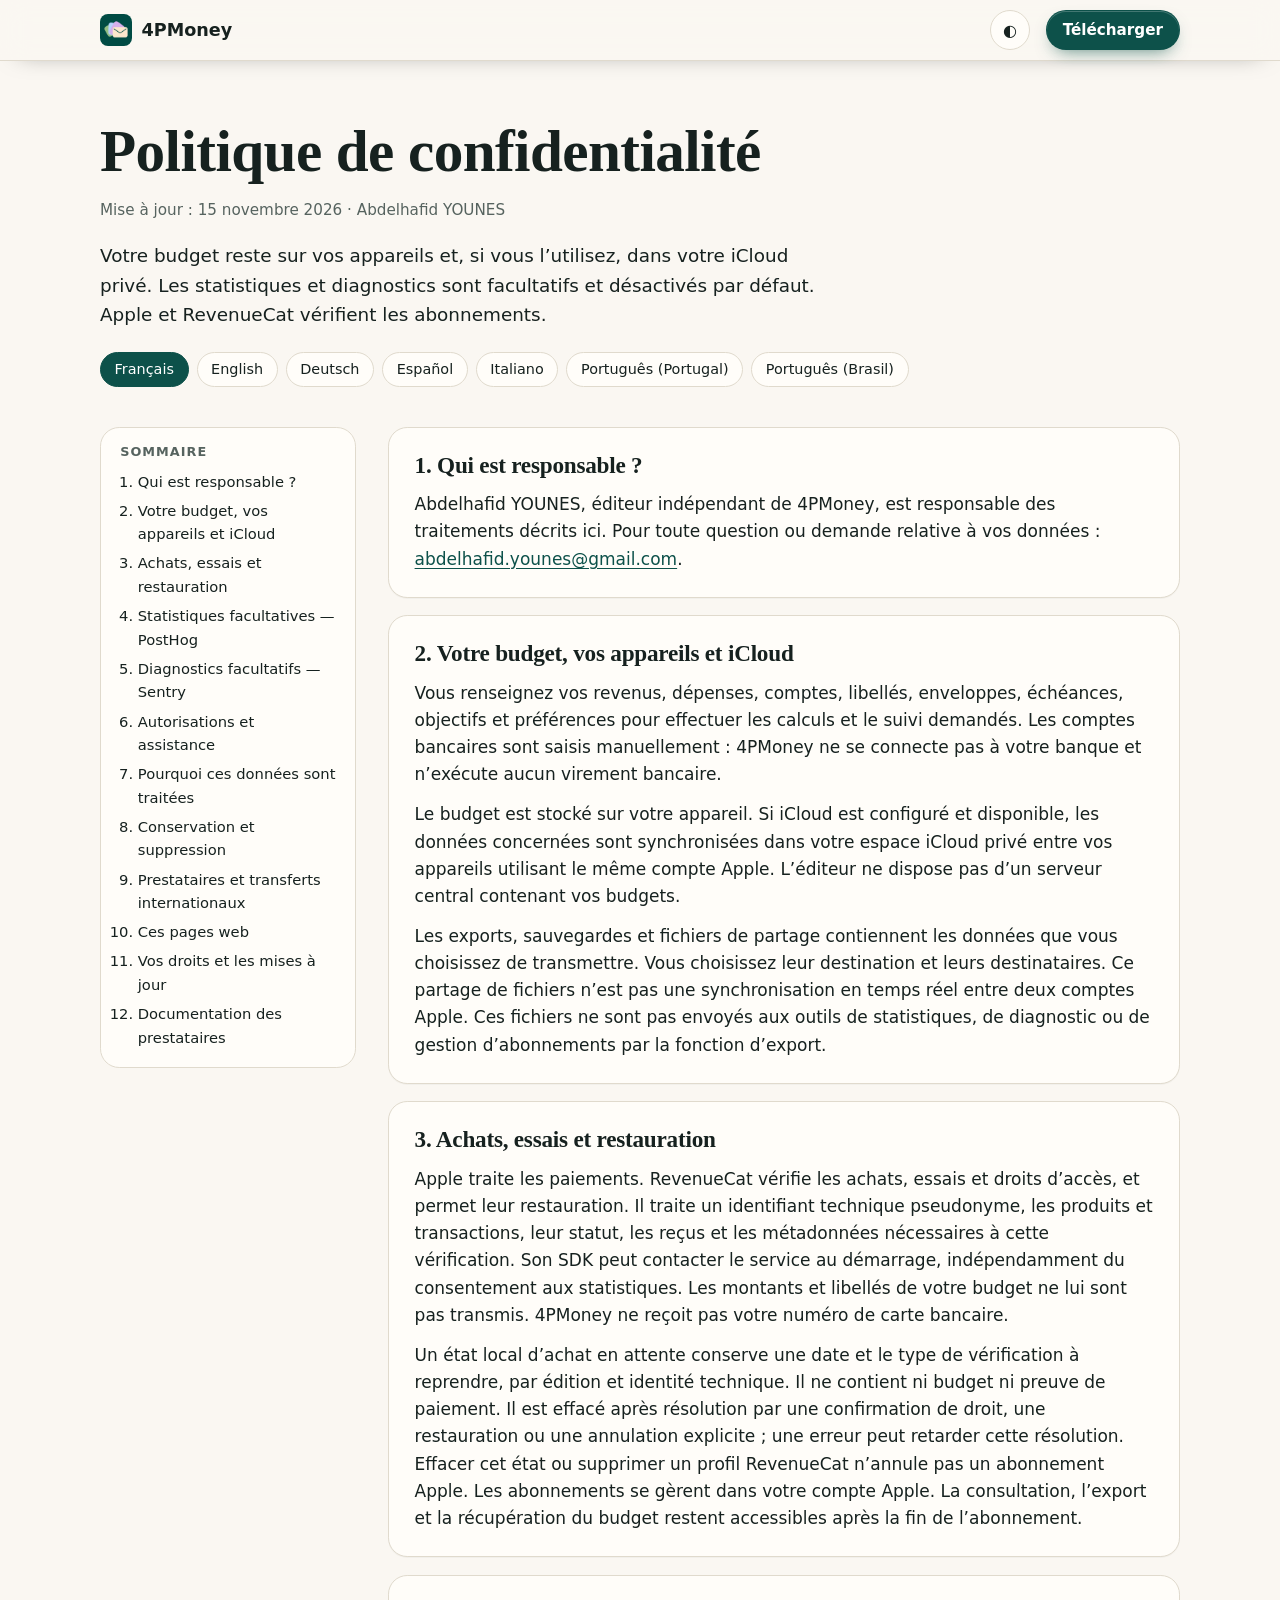
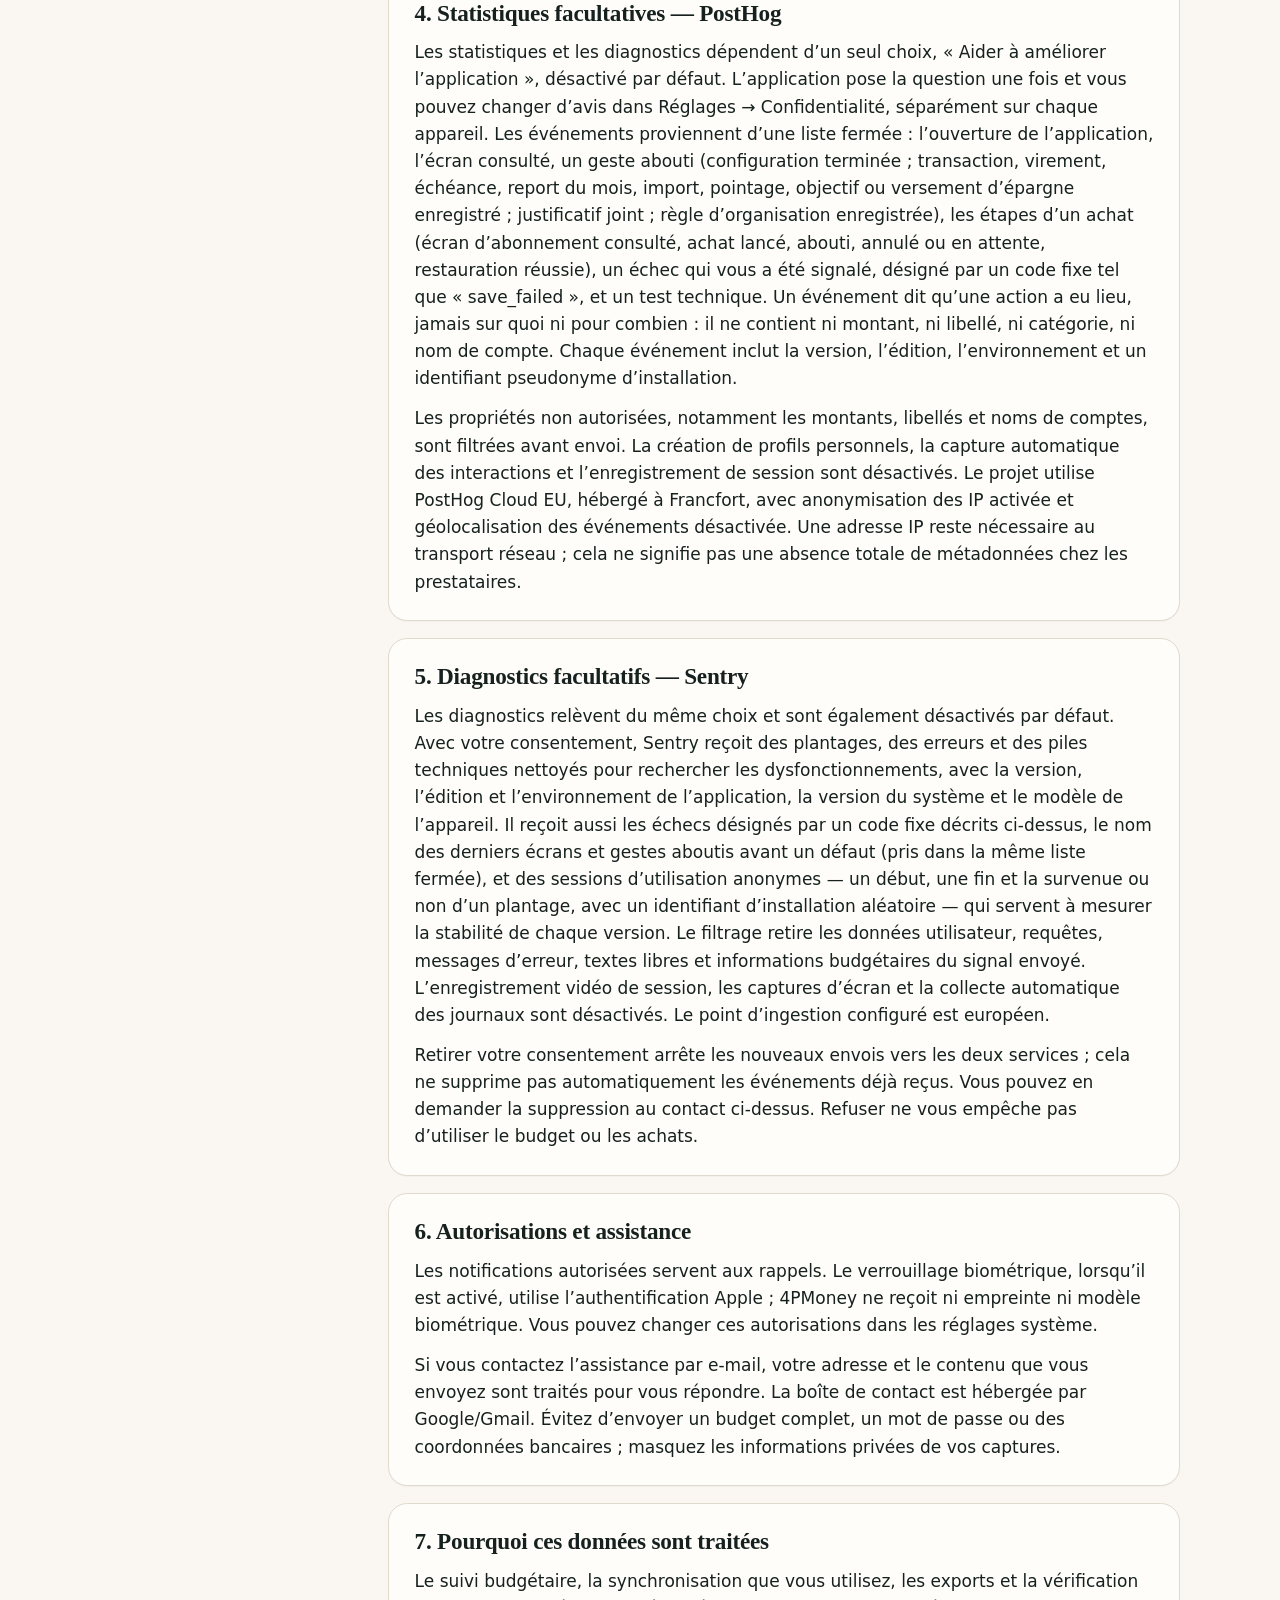
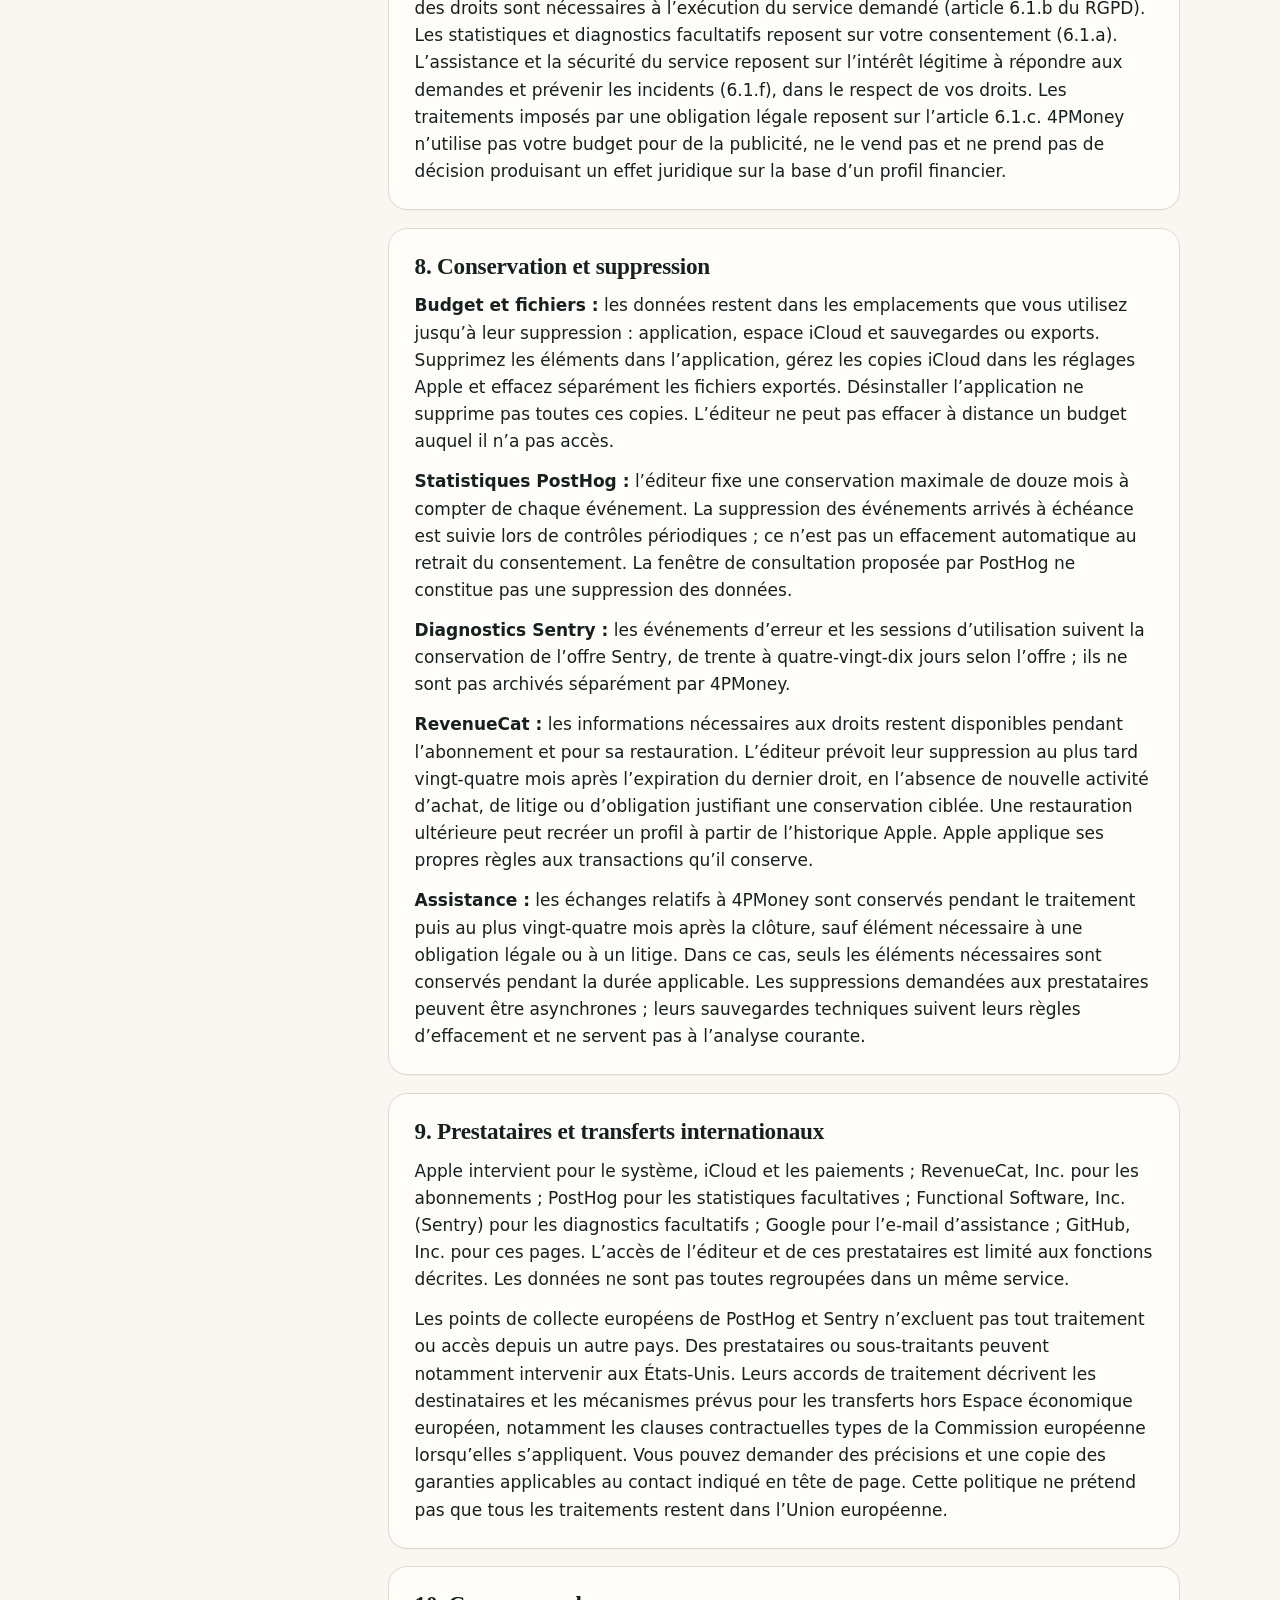
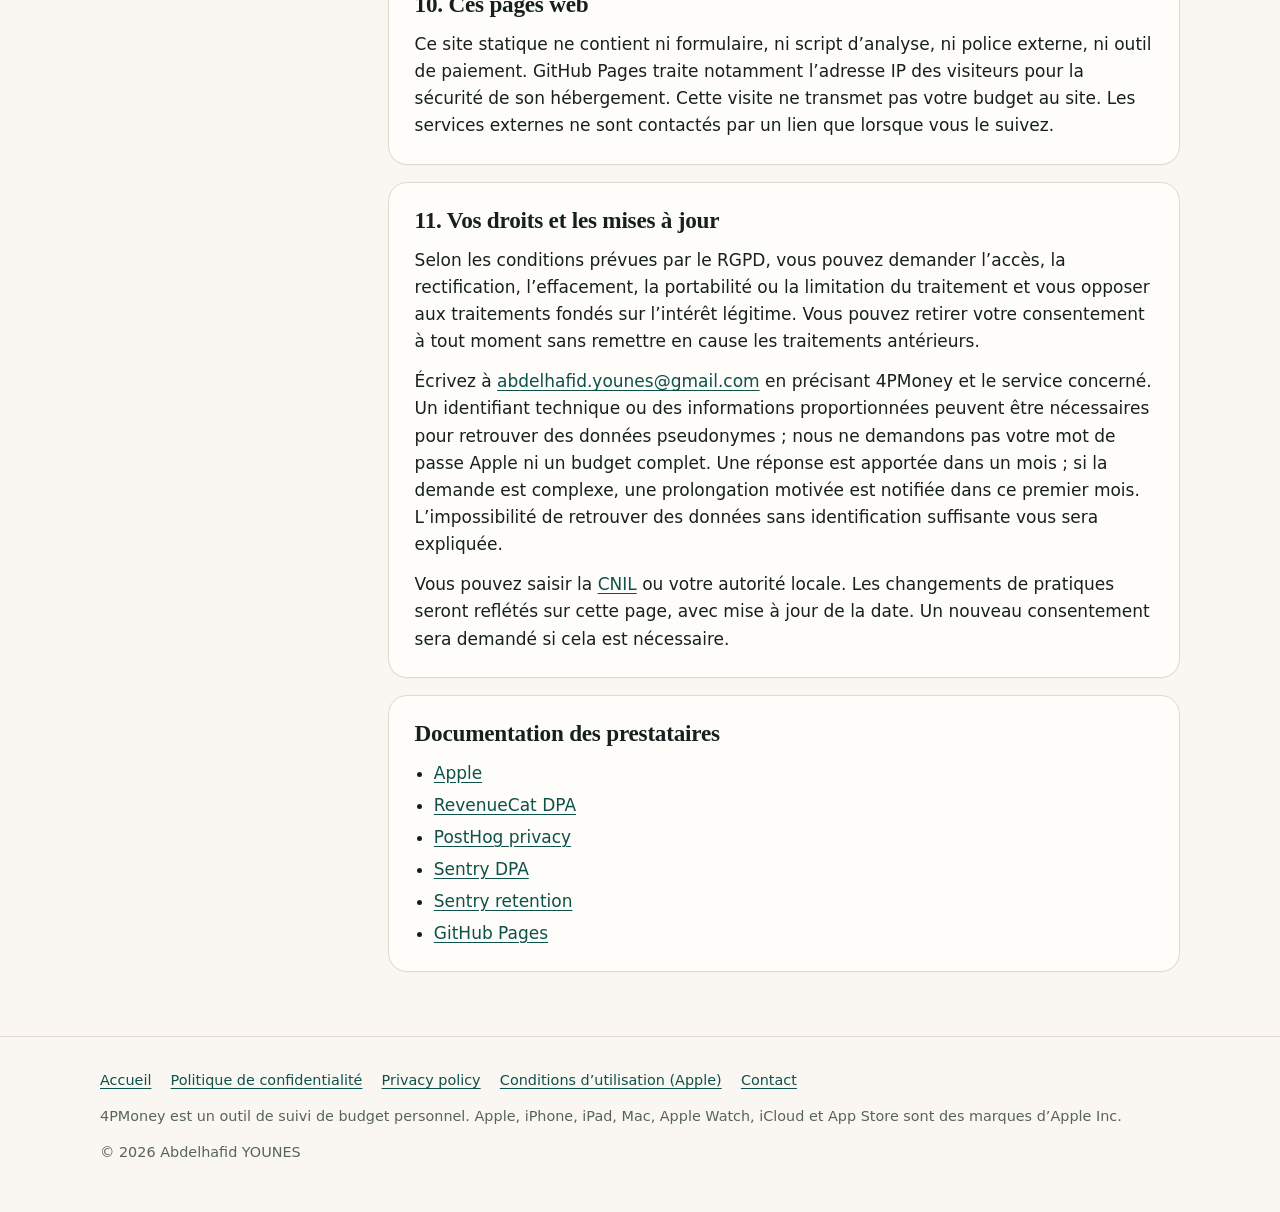
<file: confidentialite/index.html>
<!doctype html>
<html lang="fr">
<head>
<meta charset="utf-8">
<meta name="viewport" content="width=device-width, initial-scale=1">
<title>4PMoney — Politique de confidentialité</title>
<meta name="description" content="Votre budget reste sur vos appareils et, si vous l’utilisez, dans votre iCloud privé. Les statistiques et diagnostics sont facultatifs et désactivés par défaut. Apple et RevenueCat vérifient les abonnements.">
<meta name="theme-color" content="#faf7f2" media="(prefers-color-scheme: light)">
<meta name="theme-color" content="#101816" media="(prefers-color-scheme: dark)">
<link rel="icon" href="../assets/touch-icon.png">
<link rel="apple-touch-icon" href="../assets/touch-icon.png">
<style>
:root{
  --fond:#faf7f2;--carte:#fffdf9;--teinte:#f1ede4;--encre:#16211f;--doux:#56635f;--trait:#e0dacd;
  --accent:#0d514a;--accent-encre:#ffffff;--accent-doux:#dfe6e1;
  --prevoir:#2f6fd6;--plaisir:#b9770a;--profiter:#7a4fd0;--proteger:#0b8a62;
  --prevoir-f:#e8edf6;--plaisir-f:#fbf0e2;--profiter-f:#f0e6f4;--proteger-f:#e2f1e9;
  --alerte:#a3540c;--ombre:0 18px 50px rgba(22,33,31,.12);
}
@media (prefers-color-scheme:dark){:root:not([data-theme="light"]){
  --fond:#101816;--carte:#19221f;--teinte:#151e1b;--encre:#eef3f0;--doux:#a7b5af;--trait:#2b3733;
  --accent:#7fd2bb;--accent-encre:#0c1b18;--accent-doux:#20302b;
  --prevoir:#8fb6ff;--plaisir:#f1b65a;--profiter:#c2a4ff;--proteger:#6fd6b0;
  --prevoir-f:#1d2a3f;--plaisir-f:#352c1c;--profiter-f:#2c2540;--proteger-f:#17332a;
  --alerte:#f0a35a;--ombre:0 18px 50px rgba(0,0,0,.45);
}}
:root[data-theme="dark"]{
  --fond:#101816;--carte:#19221f;--teinte:#151e1b;--encre:#eef3f0;--doux:#a7b5af;--trait:#2b3733;
  --accent:#7fd2bb;--accent-encre:#0c1b18;--accent-doux:#20302b;
  --prevoir:#8fb6ff;--plaisir:#f1b65a;--profiter:#c2a4ff;--proteger:#6fd6b0;
  --prevoir-f:#1d2a3f;--plaisir-f:#352c1c;--profiter-f:#2c2540;--proteger-f:#17332a;
  --alerte:#f0a35a;--ombre:0 18px 50px rgba(0,0,0,.45);
}
*{box-sizing:border-box}
html{scroll-behavior:smooth;-webkit-text-size-adjust:100%}
body{margin:0;background:var(--fond);color:var(--encre);font:1.0625rem/1.6 -apple-system,BlinkMacSystemFont,"SF Pro Text","Segoe UI",system-ui,sans-serif;overflow-wrap:break-word}
img{max-width:100%;height:auto;display:block}
a{color:var(--accent);text-underline-offset:.2em}
a:focus-visible,button:focus-visible,input:focus-visible,summary:focus-visible{outline:3px solid var(--plaisir);outline-offset:3px;border-radius:6px}
.wrap{max-width:70rem;margin:0 auto;padding:0 1.25rem}
h1,h2,h3{font-family:"New York","Iowan Old Style",Georgia,serif;font-weight:600;line-height:1.15;letter-spacing:-.01em;margin:0;text-wrap:balance}
h1{font-size:clamp(2.2rem,6vw,3.7rem)}
h2{font-size:clamp(1.7rem,4vw,2.5rem)}
h3{font-size:1.25rem;font-family:inherit;font-weight:650;letter-spacing:0}
p{margin:0}
.sur{font-size:.8125rem;font-weight:650;letter-spacing:.12em;text-transform:uppercase;color:var(--accent)}
.chapo{font-size:1.2rem;color:var(--doux);max-width:38rem}
.num{font-variant-numeric:tabular-nums;font-feature-settings:"tnum"}
.skip{position:absolute;left:-999px}.skip:focus{left:1rem;top:1rem;background:var(--carte);padding:.5rem 1rem;z-index:20}

header.barre{position:sticky;top:0;z-index:10;background:color-mix(in srgb,var(--fond) 88%,transparent);backdrop-filter:saturate(1.4) blur(14px);-webkit-backdrop-filter:saturate(1.4) blur(14px);border-bottom:1px solid var(--trait)}
.barre .wrap{display:flex;align-items:center;gap:1rem;min-height:3.75rem}
.marque{display:flex;align-items:center;gap:.6rem;font-weight:700;font-size:1.1rem;color:var(--encre);text-decoration:none}
.marque img{width:2rem;height:2rem;border-radius:.5rem}
.barre nav{margin-left:auto;display:flex;gap:1.4rem;font-size:.95rem}
.barre nav a{color:var(--doux);text-decoration:none}.barre nav a:hover{color:var(--encre)}
.theme{border:1px solid var(--trait);background:var(--carte);color:var(--encre);border-radius:999px;width:2.5rem;height:2.5rem;cursor:pointer;font-size:1rem}
.langue{display:inline-grid;place-items:center;border:1px solid var(--trait);background:var(--carte);color:var(--encre);border-radius:999px;height:2.5rem;padding:0 .8rem;font-size:.85rem;font-weight:650;letter-spacing:.04em;text-decoration:none}.langue:hover{border-color:var(--accent)}
@media (max-width:26rem){.barre .wrap{gap:.45rem}.langue{padding:0 .55rem}.barre .btn.petit{padding-left:.8rem;padding-right:.8rem}}
@media (max-width:23rem){.marque{font-size:0;gap:0}}
.btn{display:inline-flex;align-items:center;justify-content:center;gap:.5rem;min-height:3rem;padding:.7rem 1.4rem;border-radius:999px;font-weight:650;text-decoration:none;border:1px solid transparent}
.btn.plein{background:var(--accent);color:var(--accent-encre)}
.btn.contour{border-color:var(--trait);color:var(--encre);background:var(--carte)}
.btn.petit{min-height:2.5rem;padding:.4rem 1rem;font-size:.95rem}

.hero{padding:4rem 0 3rem}
.hero .wrap{display:grid;grid-template-columns:1.05fr .95fr;gap:3rem;align-items:center}
.hero h1{margin:.9rem 0 1.2rem}
.actions{display:flex;flex-wrap:wrap;gap:.75rem;margin-top:1.8rem}
.garanties{list-style:none;padding:0;margin:1.8rem 0 0;display:flex;flex-wrap:wrap;gap:.5rem 1.4rem;color:var(--doux);font-size:.95rem}
.garanties li::before{content:"✓";color:var(--accent);font-weight:700;margin-right:.45rem}
.scene{position:relative;display:flex;justify-content:center;min-height:34rem}
.tel{width:min(19rem,74vw);border-radius:2.9rem;padding:.55rem;background:#0c1211;box-shadow:var(--ombre);border:1px solid #2a3532}
.tel img{border-radius:2.4rem;width:100%;aspect-ratio:1170/2532;object-fit:cover}
.montre{position:absolute;right:0;bottom:1.5rem;width:9.5rem;border-radius:2.2rem;padding:.5rem;background:#0c1211;border:1px solid #2a3532;box-shadow:var(--ombre)}
.montre img{border-radius:1.8rem}

section{padding:4.5rem 0}
section.teinte{background:var(--teinte);border-block:1px solid var(--trait)}
.tete{max-width:44rem;margin-bottom:2.5rem}.tete h2{margin:.7rem 0 1rem}

.quatre{display:grid;grid-template-columns:repeat(4,1fr);gap:1rem}
.env{border-radius:1.4rem;padding:1.4rem;border:1px solid var(--trait);position:relative;overflow:hidden}
.env::before{content:"";position:absolute;inset:0 0 auto 0;height:1.4rem;clip-path:polygon(0 0,100% 0,50% 100%);opacity:.5;background:currentColor}
.env.prevoir{background:var(--prevoir-f);color:var(--prevoir)}.env.plaisir{background:var(--plaisir-f);color:var(--plaisir)}
.env.profiter{background:var(--profiter-f);color:var(--profiter)}.env.proteger{background:var(--proteger-f);color:var(--proteger)}
.env h3{margin-top:1.2rem;color:var(--encre)}
.env .part{font-size:2.3rem;font-weight:700;font-family:ui-rounded,"SF Pro Rounded",system-ui,sans-serif;line-height:1.1;margin:.4rem 0}
.env p{color:var(--encre);opacity:.82;font-size:.95rem}

.simu{margin-top:2rem;background:var(--carte);border:1px solid var(--trait);border-radius:1.6rem;padding:1.6rem;box-shadow:var(--ombre);display:grid;grid-template-columns:.9fr 1.1fr;gap:2rem}
.simu label{display:flex;justify-content:space-between;gap:1rem;font-weight:600;margin-bottom:.4rem}
.simu label output{font-family:ui-rounded,"SF Pro Rounded",system-ui,sans-serif;color:var(--accent)}
.simu input[type=range]{width:100%;accent-color:var(--accent);height:2rem}
.champ{margin-bottom:1.3rem}
.simu .note{font-size:.9rem;color:var(--doux)}
.lignes{display:grid;gap:.7rem}
.ligne{display:grid;grid-template-columns:6.2rem 1fr 6.6rem;align-items:center;gap:.8rem;font-size:.98rem}
.ligne b{font-weight:650}
.jauge{height:.7rem;border-radius:999px;background:var(--accent-doux);overflow:hidden}
.jauge i{display:block;height:100%;border-radius:999px;width:0;transition:width .35s ease}
.ligne .somme{text-align:right;font-family:ui-rounded,"SF Pro Rounded",system-ui,sans-serif;font-weight:650}
.verdict{margin-top:1.1rem;padding:.9rem 1rem;border-radius:.9rem;background:var(--accent-doux);font-size:.95rem}
.verdict.alerte{color:var(--alerte);background:color-mix(in srgb,var(--alerte) 12%,var(--carte))}

.regles{display:grid;grid-template-columns:repeat(3,1fr);gap:1rem;margin-top:2rem}
.regle{background:var(--carte);border:1px solid var(--trait);border-radius:1.2rem;padding:1.3rem}
.regle h3{margin-bottom:.5rem;font-size:1.08rem}.regle p{color:var(--doux);font-size:.97rem}

.etapes{display:grid;gap:3.5rem}
.etape{display:grid;grid-template-columns:1fr 1fr;gap:3rem;align-items:center}
.etape:nth-child(even) .visuel{order:-1}
.etape .rang{display:inline-grid;place-items:center;width:2.4rem;height:2.4rem;border-radius:999px;background:var(--accent);color:var(--accent-encre);font-weight:700;margin-bottom:1rem}
.etape h3{font-size:1.5rem;margin-bottom:.7rem}.etape p{color:var(--doux)}
.etape ul{margin:1rem 0 0;padding-left:1.1rem;color:var(--doux)}.etape li{margin:.3rem 0}
.visuel{display:flex;justify-content:center}
.visuel .tel{width:min(16.5rem,70vw)}

.appareils{display:grid;grid-template-columns:1.5fr 1fr;gap:1.2rem}
.app{background:var(--carte);border:1px solid var(--trait);border-radius:1.5rem;padding:1.4rem;display:flex;flex-direction:column;gap:1rem}
.app h3{margin-bottom:.3rem}.app p{color:var(--doux);font-size:.97rem}
.app .cadre{border-radius:1rem;overflow:hidden;border:1px solid var(--trait);margin-top:auto}
.app.ipad .cadre{max-height:23rem}.app.ipad .cadre img{width:100%;object-fit:cover;object-position:top}
.app.large{grid-column:1/-1}

.piliers{display:grid;grid-template-columns:repeat(2,1fr);gap:1rem}
.pilier{background:var(--carte);border:1px solid var(--trait);border-radius:1.2rem;padding:1.4rem}
.pilier h3{margin-bottom:.5rem}.pilier p{color:var(--doux)}
.avis{margin-top:1.5rem;font-size:.95rem;color:var(--doux);border-left:3px solid var(--accent);padding-left:1rem;max-width:48rem}

.offres{display:grid;grid-template-columns:repeat(2,1fr);gap:1.2rem;max-width:56rem}
.offre{background:var(--carte);border:1px solid var(--trait);border-radius:1.5rem;padding:1.6rem}
.offre.mise{border:2px solid var(--accent)}
.offre h3{font-size:1.35rem}.offre .sous{color:var(--doux);margin:.3rem 0 1rem}
.offre ul{list-style:none;padding:0;margin:0;display:grid;gap:.55rem}
.offre li{padding-left:1.6rem;position:relative}
.offre li::before{content:"✓";position:absolute;left:0;color:var(--accent);font-weight:700}
.offre li.non{color:var(--doux)}.offre li.non::before{content:"–";color:var(--doux)}

.tele{display:grid;grid-template-columns:repeat(3,1fr);gap:1rem}
.edition{background:var(--carte);border:1px solid var(--trait);border-radius:1.4rem;padding:1.5rem;display:flex;flex-direction:column;gap:.7rem;align-items:flex-start}
.edition p{color:var(--doux);font-size:.97rem;flex:1}
.pas{counter-reset:pas;list-style:none;padding:0;margin:2rem 0 0;display:grid;grid-template-columns:repeat(3,1fr);gap:1rem}
.pas li{counter-increment:pas;padding-left:2.8rem;position:relative;color:var(--doux)}
.pas li::before{content:counter(pas);position:absolute;left:0;top:0;width:2rem;height:2rem;border-radius:999px;border:1.5px solid var(--accent);color:var(--accent);display:grid;place-items:center;font-weight:700}
.pas b{color:var(--encre);display:block}

.faq{max-width:48rem}
details{border-bottom:1px solid var(--trait);padding:1.1rem 0}
summary{cursor:pointer;font-weight:650;font-size:1.08rem;list-style:none;display:flex;justify-content:space-between;gap:1rem}
summary::-webkit-details-marker{display:none}
summary::after{content:"+";color:var(--accent);font-size:1.4rem;line-height:1}
details[open] summary::after{content:"–"}
details p{margin-top:.7rem;color:var(--doux)}

.fin{text-align:center}.fin img{width:5.5rem;height:5.5rem;border-radius:1.3rem;margin:0 auto 1.4rem;box-shadow:var(--ombre)}
.fin .chapo{margin:1rem auto 0}.fin .actions{justify-content:center}
footer{border-top:1px solid var(--trait);padding:2rem 0 3rem;font-size:.9rem;color:var(--doux)}
footer .wrap{display:grid;gap:.8rem}
footer nav{display:flex;flex-wrap:wrap;gap:.4rem 1.2rem}

.reveler{opacity:0;transform:translateY(14px);transition:opacity .6s ease,transform .6s ease}
.reveler.vu{opacity:1;transform:none}
@media (prefers-reduced-motion:reduce){html{scroll-behavior:auto}.reveler{opacity:1;transform:none;transition:none}.jauge i{transition:none}}
@media (max-width:60rem){
  .hero .wrap,.simu,.etape,.appareils{grid-template-columns:1fr}
  .etape:nth-child(even) .visuel{order:0}
  .quatre,.piliers{grid-template-columns:repeat(2,1fr)}
  .regles,.tele,.pas{grid-template-columns:1fr}
  .barre nav{display:none}.theme{margin-left:auto}
  .scene{min-height:0}
}
@media (max-width:36rem){
  section{padding:3.2rem 0}.hero{padding:2.5rem 0 2rem}
  .wrap{padding:0 1rem}
  .quatre,.piliers,.offres{grid-template-columns:1fr}
  .montre{width:7.5rem;right:-.2rem}
  .ligne{grid-template-columns:5.2rem 1fr 5.6rem;gap:.5rem;font-size:.92rem}
  .btn{width:100%}
  .barre .btn{width:auto}.marque{flex-shrink:0}
}

/* ——— Profondeur : lumière, relief et plans successifs ——— */
:root{
  --relief:0 1px 2px rgba(22,33,31,.06),0 6px 14px -4px rgba(22,33,31,.08),0 22px 44px -18px rgba(22,33,31,.16);
  --relief-haut:0 2px 4px rgba(22,33,31,.07),0 14px 28px -8px rgba(22,33,31,.14),0 40px 70px -24px rgba(22,33,31,.24);
  --appareil:0 2px 3px rgba(8,14,13,.35),0 18px 30px -10px rgba(8,14,13,.32),0 60px 90px -30px rgba(8,14,13,.42);
  --reflet:inset 0 1px 0 rgba(255,255,255,.75);--halo:.30;
}
@media (prefers-color-scheme:dark){:root:not([data-theme="light"]){
  --relief:0 1px 2px rgba(0,0,0,.35),0 8px 18px -6px rgba(0,0,0,.4),0 26px 50px -20px rgba(0,0,0,.55);
  --relief-haut:0 2px 4px rgba(0,0,0,.4),0 16px 32px -8px rgba(0,0,0,.5),0 44px 80px -24px rgba(0,0,0,.7);
  --appareil:0 2px 3px rgba(0,0,0,.6),0 18px 30px -10px rgba(0,0,0,.6),0 60px 90px -30px rgba(0,0,0,.8);
  --reflet:inset 0 1px 0 rgba(255,255,255,.06);--halo:.22;
}}
:root[data-theme="dark"]{
  --relief:0 1px 2px rgba(0,0,0,.35),0 8px 18px -6px rgba(0,0,0,.4),0 26px 50px -20px rgba(0,0,0,.55);
  --relief-haut:0 2px 4px rgba(0,0,0,.4),0 16px 32px -8px rgba(0,0,0,.5),0 44px 80px -24px rgba(0,0,0,.7);
  --appareil:0 2px 3px rgba(0,0,0,.6),0 18px 30px -10px rgba(0,0,0,.6),0 60px 90px -30px rgba(0,0,0,.8);
  --reflet:inset 0 1px 0 rgba(255,255,255,.06);--halo:.22;
}

/* Les appareils inclinés ne doivent jamais élargir la page. */
main{overflow-x:clip}
/* Fond du haut de page : quatre lueurs aux couleurs des enveloppes, derrière tout le reste. */
.hero{position:relative;overflow:hidden;isolation:isolate}
.hero::before{content:"";position:absolute;inset:-20% -10% -10%;z-index:-1;pointer-events:none;opacity:var(--halo);filter:blur(60px);
  background:
    radial-gradient(34rem 26rem at 78% 30%,var(--prevoir),transparent 70%),
    radial-gradient(26rem 22rem at 96% 72%,var(--profiter),transparent 70%),
    radial-gradient(24rem 20rem at 58% 88%,var(--plaisir),transparent 70%),
    radial-gradient(26rem 20rem at 8% 6%,var(--proteger),transparent 70%)}
.hero::after{content:"";position:absolute;inset:auto 0 0;height:7rem;z-index:-1;pointer-events:none;background:linear-gradient(to bottom,transparent,var(--fond))}

/* Téléphone : châssis à reflet, encoche étroite, vitre, ombre portée en trois couches. */
.tel{position:relative;background:linear-gradient(145deg,#4b5654 0%,#0c1211 22%,#0a0f0e 78%,#39433f 100%);border:0;
  box-shadow:inset 0 0 0 1.5px rgba(255,255,255,.14),inset 0 0 0 3px #050908,var(--appareil)}
.tel::before{content:"";position:absolute;z-index:2;left:50%;top:calc(.55rem + 1.55%);width:20%;aspect-ratio:3.2/1;transform:translateX(-50%);border-radius:999px;
  background:radial-gradient(circle at 76% 50%,#1b2a3a 0 9%,#0b1016 10% 15%,transparent 16%),#000;box-shadow:0 0 0 1px rgba(255,255,255,.05)}
.tel::after{content:"";position:absolute;inset:.55rem;z-index:1;border-radius:2.4rem;pointer-events:none;
  background:linear-gradient(118deg,rgba(255,255,255,.16) 0%,rgba(255,255,255,.04) 22%,transparent 38%)}
.visuel .tel::before{top:calc(.55rem + 1.55%)}
.montre{background:linear-gradient(145deg,#4b5654 0%,#0c1211 24%,#0a0f0e 76%,#39433f 100%);border:0;
  box-shadow:inset 0 0 0 1.5px rgba(255,255,255,.14),var(--appareil)}

/* Scène d'ouverture : téléphone incliné, montre au premier plan, socle lumineux et ombre au sol. */
.scene{perspective:1500px;--tx:0;--ty:0;--d:0px}
.scene::before{content:"";position:absolute;left:50%;top:46%;width:30rem;max-width:120%;aspect-ratio:1;transform:translate(-50%,-50%);border-radius:50%;z-index:-1;pointer-events:none;
  background:radial-gradient(closest-side,color-mix(in srgb,var(--carte) 85%,transparent),transparent 72%)}
.scene::after{content:"";position:absolute;left:50%;bottom:-1.6rem;width:19rem;max-width:80%;height:2.6rem;transform:translateX(-46%);border-radius:50%;z-index:-1;pointer-events:none;
  background:radial-gradient(closest-side,rgba(8,14,13,.38),transparent);filter:blur(10px)}
.scene .tel{transform:translateY(calc(var(--d) * -.35)) rotateY(calc(-13deg + var(--tx) * 6deg)) rotateX(calc(5deg + var(--ty) * -5deg)) rotateZ(1.2deg);transform-origin:50% 60%;transition:transform .5s cubic-bezier(.2,.7,.2,1);will-change:transform}
.scene .montre{z-index:3;transform:translateY(calc(var(--d) * -.9)) translateZ(90px) rotateY(calc(9deg + var(--tx) * 9deg)) rotateX(calc(var(--ty) * -6deg)) rotateZ(-3deg);transition:transform .5s cubic-bezier(.2,.7,.2,1);will-change:transform}

/* Captures des étapes : inclinaison alternée et lueur de la couleur de l'enveloppe concernée. */
.visuel{perspective:1300px;position:relative;isolation:isolate}
.visuel::before{content:"";position:absolute;left:50%;top:50%;width:26rem;max-width:115%;aspect-ratio:1;transform:translate(-50%,-50%);border-radius:50%;z-index:-1;pointer-events:none;filter:blur(40px);opacity:var(--halo);
  background:radial-gradient(closest-side,var(--lueur,var(--prevoir)),transparent 75%)}
.etape:nth-child(2) .visuel{--lueur:var(--plaisir)}.etape:nth-child(3) .visuel{--lueur:var(--proteger)}
.visuel .tel{transform:rotateY(-11deg) rotateX(3deg);transition:transform .7s cubic-bezier(.2,.7,.2,1)}
.etape:nth-child(even) .visuel .tel{transform:rotateY(11deg) rotateX(3deg)}
.etape:hover .visuel .tel{transform:rotateY(-4deg) rotateX(1deg) translateY(-6px)}
.etape:nth-child(even):hover .visuel .tel{transform:rotateY(4deg) rotateX(1deg) translateY(-6px)}

/* Cartes : reflet en haut, ombre en couches, léger soulèvement au survol. */
.env,.regle,.app,.pilier,.offre,.edition{box-shadow:var(--reflet),var(--relief);transition:transform .35s cubic-bezier(.2,.7,.2,1),box-shadow .35s ease}
.simu{box-shadow:var(--reflet),var(--relief-haut)}
.offre.mise{box-shadow:var(--reflet),var(--relief-haut);transform:translateY(-.5rem)}
@media (hover:hover){
  .env:hover,.regle:hover,.app:hover,.pilier:hover,.edition:hover,.offre:hover{transform:translateY(-5px);box-shadow:var(--reflet),var(--relief-haut)}
  .offre.mise:hover{transform:translateY(-.8rem)}
}
.env{background-image:linear-gradient(160deg,color-mix(in srgb,var(--carte) 55%,transparent),transparent 55%)}
.app .cadre{box-shadow:var(--relief)}
.btn.plein{box-shadow:inset 0 1px 0 rgba(255,255,255,.22),0 8px 18px -8px color-mix(in srgb,var(--accent) 70%,transparent)}
.btn{transition:transform .2s ease,box-shadow .2s ease}.btn:hover{transform:translateY(-1px)}
.fin img{box-shadow:var(--relief-haut)}
.etape .rang{box-shadow:0 6px 14px -6px color-mix(in srgb,var(--accent) 80%,transparent)}

/* Sections teintées : en creux, comme un plan situé derrière la page. */
section.teinte{background:linear-gradient(to bottom,color-mix(in srgb,var(--teinte) 100%,transparent),var(--teinte) 60%,color-mix(in srgb,var(--teinte) 70%,var(--fond)));box-shadow:inset 0 14px 22px -18px rgba(8,14,13,.22),inset 0 -14px 22px -18px rgba(8,14,13,.14)}
header.barre{box-shadow:0 10px 24px -20px rgba(8,14,13,.5)}

@media (max-width:60rem){
  .scene{margin-top:1rem;padding-bottom:1.5rem}
  .scene .tel{transform:rotateY(-8deg) rotateX(3deg) rotateZ(.8deg)}
  .scene .montre{transform:translateZ(60px) rotateY(7deg) rotateZ(-3deg)}
  .visuel .tel,.etape:nth-child(even) .visuel .tel{transform:rotateY(-7deg) rotateX(2deg)}
  .offre.mise{transform:none}
}
@media (prefers-reduced-motion:reduce){
  .scene .tel,.scene .montre,.visuel .tel,.env,.regle,.app,.pilier,.offre,.edition,.btn{transition:none}
  .env:hover,.regle:hover,.app:hover,.pilier:hover,.edition:hover,.offre:hover,.btn:hover{transform:none}
}

/* Privacy page: the commercial design, sections as cards */
.entete{padding:3.5rem 0 1.5rem}
.entete h1{hyphens:auto;-webkit-hyphens:auto}
.entete .maj{margin-top:.8rem;color:var(--doux);font-size:.95rem}
.entete .resume{margin-top:1.2rem;max-width:46rem;font-size:1.15rem;color:var(--encre)}
.langues{display:flex;flex-wrap:wrap;gap:.5rem;margin-top:1.4rem}
.langues a{border:1px solid var(--trait);background:var(--carte);color:var(--encre);border-radius:999px;padding:.3rem .85rem;font-size:.9rem;text-decoration:none}
.langues a[aria-current]{background:var(--accent);border-color:var(--accent);color:var(--accent-encre)}
.politique{display:grid;grid-template-columns:16rem 1fr;gap:2rem;align-items:start;padding:1rem 0 4rem}
.sommaire{position:sticky;top:5rem;background:var(--carte);border:1px solid var(--trait);border-radius:1.2rem;padding:1.1rem 1.2rem;font-size:.92rem}
.sommaire h2{font-family:inherit;font-size:.8rem;text-transform:uppercase;letter-spacing:.08em;color:var(--doux);margin-bottom:.6rem}
.sommaire ol{margin:0;padding-left:1.1rem;display:grid;gap:.35rem}
.sommaire a{color:var(--encre);text-decoration:none}.sommaire a:hover{color:var(--accent);text-decoration:underline}
.cartes{display:grid;gap:1.1rem}
.cartes article{background:var(--carte);border:1px solid var(--trait);border-radius:1.2rem;padding:1.5rem 1.6rem;box-shadow:0 1px 0 rgba(22,33,31,.03);scroll-margin-top:5rem}
.cartes article h2{font-size:1.45rem;margin-bottom:.8rem}
.cartes article p+p{margin-top:.8rem}
.cartes article ul{margin:.4rem 0 0;padding-left:1.2rem;display:grid;gap:.3rem}
@media (max-width:60rem){.politique{grid-template-columns:1fr}.sommaire{position:static}}
@media (max-width:36rem){.entete{padding:2.4rem 0 1rem}.entete h1{font-size:clamp(1.9rem,8.5vw,2.4rem)}.cartes article{padding:1.2rem}}
</style>
</head>
<body>
<a class="skip" href="#contenu">Aller au contenu</a>

<header class="barre">
  <div class="wrap">
    <a class="marque" href="../"><img src="../assets/touch-icon.png" alt="" width="64" height="64">4PMoney</a>
    <button class="theme" id="theme" type="button" aria-label="Changer de thème clair ou sombre" style="margin-left:auto">◐</button>
    <a class="btn plein petit" href="../#telecharger">Télécharger</a>
  </div>
</header>

<main id="contenu">
  <div class="wrap">
    <div class="entete">
      <h1>Politique de confidentialité</h1>
      <p class="maj">Mise à jour : 15 novembre 2026 · Abdelhafid YOUNES</p>
      <p class="resume">Votre budget reste sur vos appareils et, si vous l’utilisez, dans votre iCloud privé. Les statistiques et diagnostics sont facultatifs et désactivés par défaut. Apple et RevenueCat vérifient les abonnements.</p>
      <nav class="langues" aria-label="Langues"><a href="../confidentialite/" lang="fr" hreflang="fr" aria-current="page">Français</a><a href="../privacy/" lang="en" hreflang="en">English</a><a href="../privacy/de/" lang="de" hreflang="de">Deutsch</a><a href="../privacy/es/" lang="es" hreflang="es">Español</a><a href="../privacy/it/" lang="it" hreflang="it">Italiano</a><a href="../privacy/pt/" lang="pt-PT" hreflang="pt-PT">Português (Portugal)</a><a href="../privacy/pt-br/" lang="pt-BR" hreflang="pt-BR">Português (Brasil)</a></nav>
    </div>
    <div class="politique">
      <nav class="sommaire" aria-labelledby="sommaire-titre"><h2 id="sommaire-titre">Sommaire</h2><ol><li><a href="#section-1">Qui est responsable ?</a></li><li><a href="#section-2">Votre budget, vos appareils et iCloud</a></li><li><a href="#section-3">Achats, essais et restauration</a></li><li><a href="#section-4">Statistiques facultatives — PostHog</a></li><li><a href="#section-5">Diagnostics facultatifs — Sentry</a></li><li><a href="#section-6">Autorisations et assistance</a></li><li><a href="#section-7">Pourquoi ces données sont traitées</a></li><li><a href="#section-8">Conservation et suppression</a></li><li><a href="#section-9">Prestataires et transferts internationaux</a></li><li><a href="#section-10">Ces pages web</a></li><li><a href="#section-11">Vos droits et les mises à jour</a></li><li><a href="#section-12">Documentation des prestataires</a></li></ol></nav>
      <div class="cartes">
<article aria-labelledby="section-1"><h2 id="section-1">1. Qui est responsable ?</h2><p>Abdelhafid YOUNES, éditeur indépendant de 4PMoney, est responsable des traitements décrits ici. Pour toute question ou demande relative à vos données : <a href="mailto:abdelhafid.younes@gmail.com">abdelhafid.younes@gmail.com</a>.</p></article>
<article aria-labelledby="section-2"><h2 id="section-2">2. Votre budget, vos appareils et iCloud</h2><p>Vous renseignez vos revenus, dépenses, comptes, libellés, enveloppes, échéances, objectifs et préférences pour effectuer les calculs et le suivi demandés. Les comptes bancaires sont saisis manuellement : 4PMoney ne se connecte pas à votre banque et n’exécute aucun virement bancaire.</p><p>Le budget est stocké sur votre appareil. Si iCloud est configuré et disponible, les données concernées sont synchronisées dans votre espace iCloud privé entre vos appareils utilisant le même compte Apple. L’éditeur ne dispose pas d’un serveur central contenant vos budgets.</p><p>Les exports, sauvegardes et fichiers de partage contiennent les données que vous choisissez de transmettre. Vous choisissez leur destination et leurs destinataires. Ce partage de fichiers n’est pas une synchronisation en temps réel entre deux comptes Apple. Ces fichiers ne sont pas envoyés aux outils de statistiques, de diagnostic ou de gestion d’abonnements par la fonction d’export.</p></article>
<article aria-labelledby="section-3"><h2 id="section-3">3. Achats, essais et restauration</h2><p>Apple traite les paiements. RevenueCat vérifie les achats, essais et droits d’accès, et permet leur restauration. Il traite un identifiant technique pseudonyme, les produits et transactions, leur statut, les reçus et les métadonnées nécessaires à cette vérification. Son SDK peut contacter le service au démarrage, indépendamment du consentement aux statistiques. Les montants et libellés de votre budget ne lui sont pas transmis. 4PMoney ne reçoit pas votre numéro de carte bancaire.</p><p>Un état local d’achat en attente conserve une date et le type de vérification à reprendre, par édition et identité technique. Il ne contient ni budget ni preuve de paiement. Il est effacé après résolution par une confirmation de droit, une restauration ou une annulation explicite ; une erreur peut retarder cette résolution. Effacer cet état ou supprimer un profil RevenueCat n’annule pas un abonnement Apple. Les abonnements se gèrent dans votre compte Apple. La consultation, l’export et la récupération du budget restent accessibles après la fin de l’abonnement.</p></article>
<article aria-labelledby="section-4"><h2 id="section-4">4. Statistiques facultatives — PostHog</h2><p>Les statistiques et les diagnostics dépendent d’un seul choix, « Aider à améliorer l’application », désactivé par défaut. L’application pose la question une fois et vous pouvez changer d’avis dans Réglages → Confidentialité, séparément sur chaque appareil. Les événements proviennent d’une liste fermée : l’ouverture de l’application, l’écran consulté, un geste abouti (configuration terminée ; transaction, virement, échéance, report du mois, import, pointage, objectif ou versement d’épargne enregistré ; justificatif joint ; règle d’organisation enregistrée), les étapes d’un achat (écran d’abonnement consulté, achat lancé, abouti, annulé ou en attente, restauration réussie), un échec qui vous a été signalé, désigné par un code fixe tel que « save_failed », et un test technique. Un événement dit qu’une action a eu lieu, jamais sur quoi ni pour combien : il ne contient ni montant, ni libellé, ni catégorie, ni nom de compte. Chaque événement inclut la version, l’édition, l’environnement et un identifiant pseudonyme d’installation.</p><p>Les propriétés non autorisées, notamment les montants, libellés et noms de comptes, sont filtrées avant envoi. La création de profils personnels, la capture automatique des interactions et l’enregistrement de session sont désactivés. Le projet utilise PostHog Cloud EU, hébergé à Francfort, avec anonymisation des IP activée et géolocalisation des événements désactivée. Une adresse IP reste nécessaire au transport réseau ; cela ne signifie pas une absence totale de métadonnées chez les prestataires.</p></article>
<article aria-labelledby="section-5"><h2 id="section-5">5. Diagnostics facultatifs — Sentry</h2><p>Les diagnostics relèvent du même choix et sont également désactivés par défaut. Avec votre consentement, Sentry reçoit des plantages, des erreurs et des piles techniques nettoyés pour rechercher les dysfonctionnements, avec la version, l’édition et l’environnement de l’application, la version du système et le modèle de l’appareil. Il reçoit aussi les échecs désignés par un code fixe décrits ci-dessus, le nom des derniers écrans et gestes aboutis avant un défaut (pris dans la même liste fermée), et des sessions d’utilisation anonymes — un début, une fin et la survenue ou non d’un plantage, avec un identifiant d’installation aléatoire — qui servent à mesurer la stabilité de chaque version. Le filtrage retire les données utilisateur, requêtes, messages d’erreur, textes libres et informations budgétaires du signal envoyé. L’enregistrement vidéo de session, les captures d’écran et la collecte automatique des journaux sont désactivés. Le point d’ingestion configuré est européen.</p><p>Retirer votre consentement arrête les nouveaux envois vers les deux services ; cela ne supprime pas automatiquement les événements déjà reçus. Vous pouvez en demander la suppression au contact ci-dessus. Refuser ne vous empêche pas d’utiliser le budget ou les achats.</p></article>
<article aria-labelledby="section-6"><h2 id="section-6">6. Autorisations et assistance</h2><p>Les notifications autorisées servent aux rappels. Le verrouillage biométrique, lorsqu’il est activé, utilise l’authentification Apple ; 4PMoney ne reçoit ni empreinte ni modèle biométrique. Vous pouvez changer ces autorisations dans les réglages système.</p><p>Si vous contactez l’assistance par e-mail, votre adresse et le contenu que vous envoyez sont traités pour vous répondre. La boîte de contact est hébergée par Google/Gmail. Évitez d’envoyer un budget complet, un mot de passe ou des coordonnées bancaires ; masquez les informations privées de vos captures.</p></article>
<article aria-labelledby="section-7"><h2 id="section-7">7. Pourquoi ces données sont traitées</h2><p>Le suivi budgétaire, la synchronisation que vous utilisez, les exports et la vérification des droits sont nécessaires à l’exécution du service demandé (article 6.1.b du RGPD). Les statistiques et diagnostics facultatifs reposent sur votre consentement (6.1.a). L’assistance et la sécurité du service reposent sur l’intérêt légitime à répondre aux demandes et prévenir les incidents (6.1.f), dans le respect de vos droits. Les traitements imposés par une obligation légale reposent sur l’article 6.1.c. 4PMoney n’utilise pas votre budget pour de la publicité, ne le vend pas et ne prend pas de décision produisant un effet juridique sur la base d’un profil financier.</p></article>
<article aria-labelledby="section-8"><h2 id="section-8">8. Conservation et suppression</h2><p><strong>Budget et fichiers :</strong> les données restent dans les emplacements que vous utilisez jusqu’à leur suppression : application, espace iCloud et sauvegardes ou exports. Supprimez les éléments dans l’application, gérez les copies iCloud dans les réglages Apple et effacez séparément les fichiers exportés. Désinstaller l’application ne supprime pas toutes ces copies. L’éditeur ne peut pas effacer à distance un budget auquel il n’a pas accès.</p><p><strong>Statistiques PostHog :</strong> l’éditeur fixe une conservation maximale de douze mois à compter de chaque événement. La suppression des événements arrivés à échéance est suivie lors de contrôles périodiques ; ce n’est pas un effacement automatique au retrait du consentement. La fenêtre de consultation proposée par PostHog ne constitue pas une suppression des données.</p><p><strong>Diagnostics Sentry :</strong> les événements d’erreur et les sessions d’utilisation suivent la conservation de l’offre Sentry, de trente à quatre-vingt-dix jours selon l’offre ; ils ne sont pas archivés séparément par 4PMoney.</p><p><strong>RevenueCat :</strong> les informations nécessaires aux droits restent disponibles pendant l’abonnement et pour sa restauration. L’éditeur prévoit leur suppression au plus tard vingt-quatre mois après l’expiration du dernier droit, en l’absence de nouvelle activité d’achat, de litige ou d’obligation justifiant une conservation ciblée. Une restauration ultérieure peut recréer un profil à partir de l’historique Apple. Apple applique ses propres règles aux transactions qu’il conserve.</p><p><strong>Assistance :</strong> les échanges relatifs à 4PMoney sont conservés pendant le traitement puis au plus vingt-quatre mois après la clôture, sauf élément nécessaire à une obligation légale ou à un litige. Dans ce cas, seuls les éléments nécessaires sont conservés pendant la durée applicable. Les suppressions demandées aux prestataires peuvent être asynchrones ; leurs sauvegardes techniques suivent leurs règles d’effacement et ne servent pas à l’analyse courante.</p></article>
<article aria-labelledby="section-9"><h2 id="section-9">9. Prestataires et transferts internationaux</h2><p>Apple intervient pour le système, iCloud et les paiements ; RevenueCat, Inc. pour les abonnements ; PostHog pour les statistiques facultatives ; Functional Software, Inc. (Sentry) pour les diagnostics facultatifs ; Google pour l’e-mail d’assistance ; GitHub, Inc. pour ces pages. L’accès de l’éditeur et de ces prestataires est limité aux fonctions décrites. Les données ne sont pas toutes regroupées dans un même service.</p><p>Les points de collecte européens de PostHog et Sentry n’excluent pas tout traitement ou accès depuis un autre pays. Des prestataires ou sous-traitants peuvent notamment intervenir aux États-Unis. Leurs accords de traitement décrivent les destinataires et les mécanismes prévus pour les transferts hors Espace économique européen, notamment les clauses contractuelles types de la Commission européenne lorsqu’elles s’appliquent. Vous pouvez demander des précisions et une copie des garanties applicables au contact indiqué en tête de page. Cette politique ne prétend pas que tous les traitements restent dans l’Union européenne.</p></article>
<article aria-labelledby="section-10"><h2 id="section-10">10. Ces pages web</h2><p>Ce site statique ne contient ni formulaire, ni script d’analyse, ni police externe, ni outil de paiement. GitHub Pages traite notamment l’adresse IP des visiteurs pour la sécurité de son hébergement. Cette visite ne transmet pas votre budget au site. Les services externes ne sont contactés par un lien que lorsque vous le suivez.</p></article>
<article aria-labelledby="section-11"><h2 id="section-11">11. Vos droits et les mises à jour</h2><p>Selon les conditions prévues par le RGPD, vous pouvez demander l’accès, la rectification, l’effacement, la portabilité ou la limitation du traitement et vous opposer aux traitements fondés sur l’intérêt légitime. Vous pouvez retirer votre consentement à tout moment sans remettre en cause les traitements antérieurs.</p><p>Écrivez à <a href="mailto:abdelhafid.younes@gmail.com">abdelhafid.younes@gmail.com</a> en précisant 4PMoney et le service concerné. Un identifiant technique ou des informations proportionnées peuvent être nécessaires pour retrouver des données pseudonymes ; nous ne demandons pas votre mot de passe Apple ni un budget complet. Une réponse est apportée dans un mois ; si la demande est complexe, une prolongation motivée est notifiée dans ce premier mois. L’impossibilité de retrouver des données sans identification suffisante vous sera expliquée.</p><p>Vous pouvez saisir la <a href="https://www.cnil.fr/fr/adresser-une-plainte">CNIL</a> ou votre autorité locale. Les changements de pratiques seront reflétés sur cette page, avec mise à jour de la date. Un nouveau consentement sera demandé si cela est nécessaire.</p></article>
<article aria-labelledby="section-12"><h2 id="section-12">Documentation des prestataires</h2><ul><li><a href="https://www.apple.com/legal/privacy/">Apple</a></li><li><a href="https://www.revenuecat.com/dpa">RevenueCat DPA</a></li><li><a href="https://posthog.com/docs/privacy">PostHog privacy</a></li><li><a href="https://sentry.io/legal/dpa/">Sentry DPA</a></li><li><a href="https://docs.sentry.io/security-legal-pii/security/data-retention-periods/">Sentry retention</a></li><li><a href="https://docs.github.com/en/pages/getting-started-with-github-pages/what-is-github-pages#data-collection">GitHub Pages</a></li></ul></article>
      </div>
    </div>
  </div>
</main>

<footer>
  <div class="wrap">
    <nav aria-label="Liens utiles">
      <a href="../">Accueil</a>
      <a href="../confidentialite/" lang="fr" hreflang="fr">Politique de confidentialité</a>
      <a href="../privacy/" lang="en" hreflang="en">Privacy policy</a>
      <a href="https://www.apple.com/legal/internet-services/itunes/dev/stdeula/">Conditions d’utilisation (Apple)</a>
      <a href="mailto:abdelhafid.younes@gmail.com?subject=4PMoney">Contact</a>
    </nav>
    <p>4PMoney est un outil de suivi de budget personnel. Apple, iPhone, iPad, Mac, Apple Watch, iCloud et App Store sont des marques d’Apple Inc.</p>
    <p>© 2026 Abdelhafid YOUNES</p>
  </div>
</footer>

<script>
(function(){
  var racine=document.documentElement,cle="4pmoney-theme";
  function sombre(){var t=racine.getAttribute("data-theme");return t?t==="dark":matchMedia("(prefers-color-scheme: dark)").matches}
  try{var m=localStorage.getItem(cle);if(m)racine.setAttribute("data-theme",m)}catch(e){}
  document.getElementById("theme").addEventListener("click",function(){
    var n=sombre()?"light":"dark";racine.setAttribute("data-theme",n);
    try{localStorage.setItem(cle,n)}catch(e){}
  });
})();
</script>
</body>
</html>
</file>
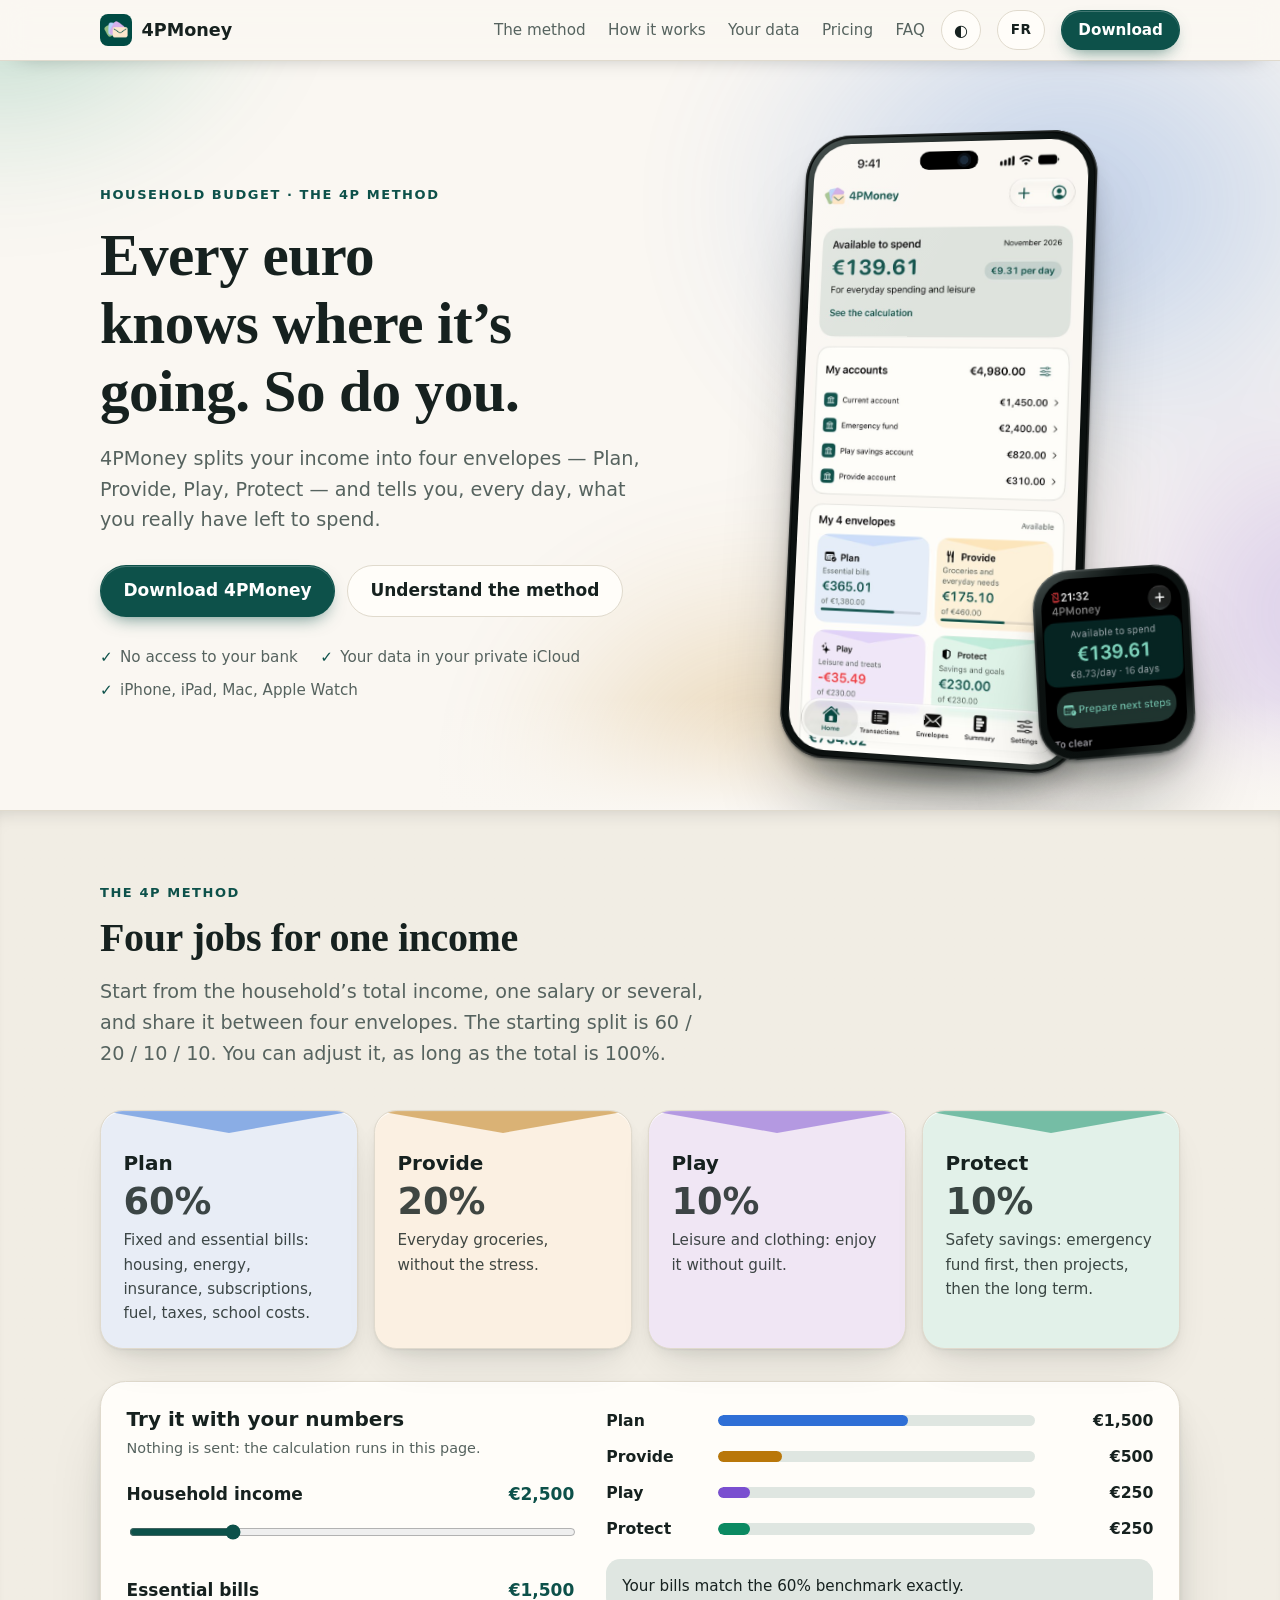
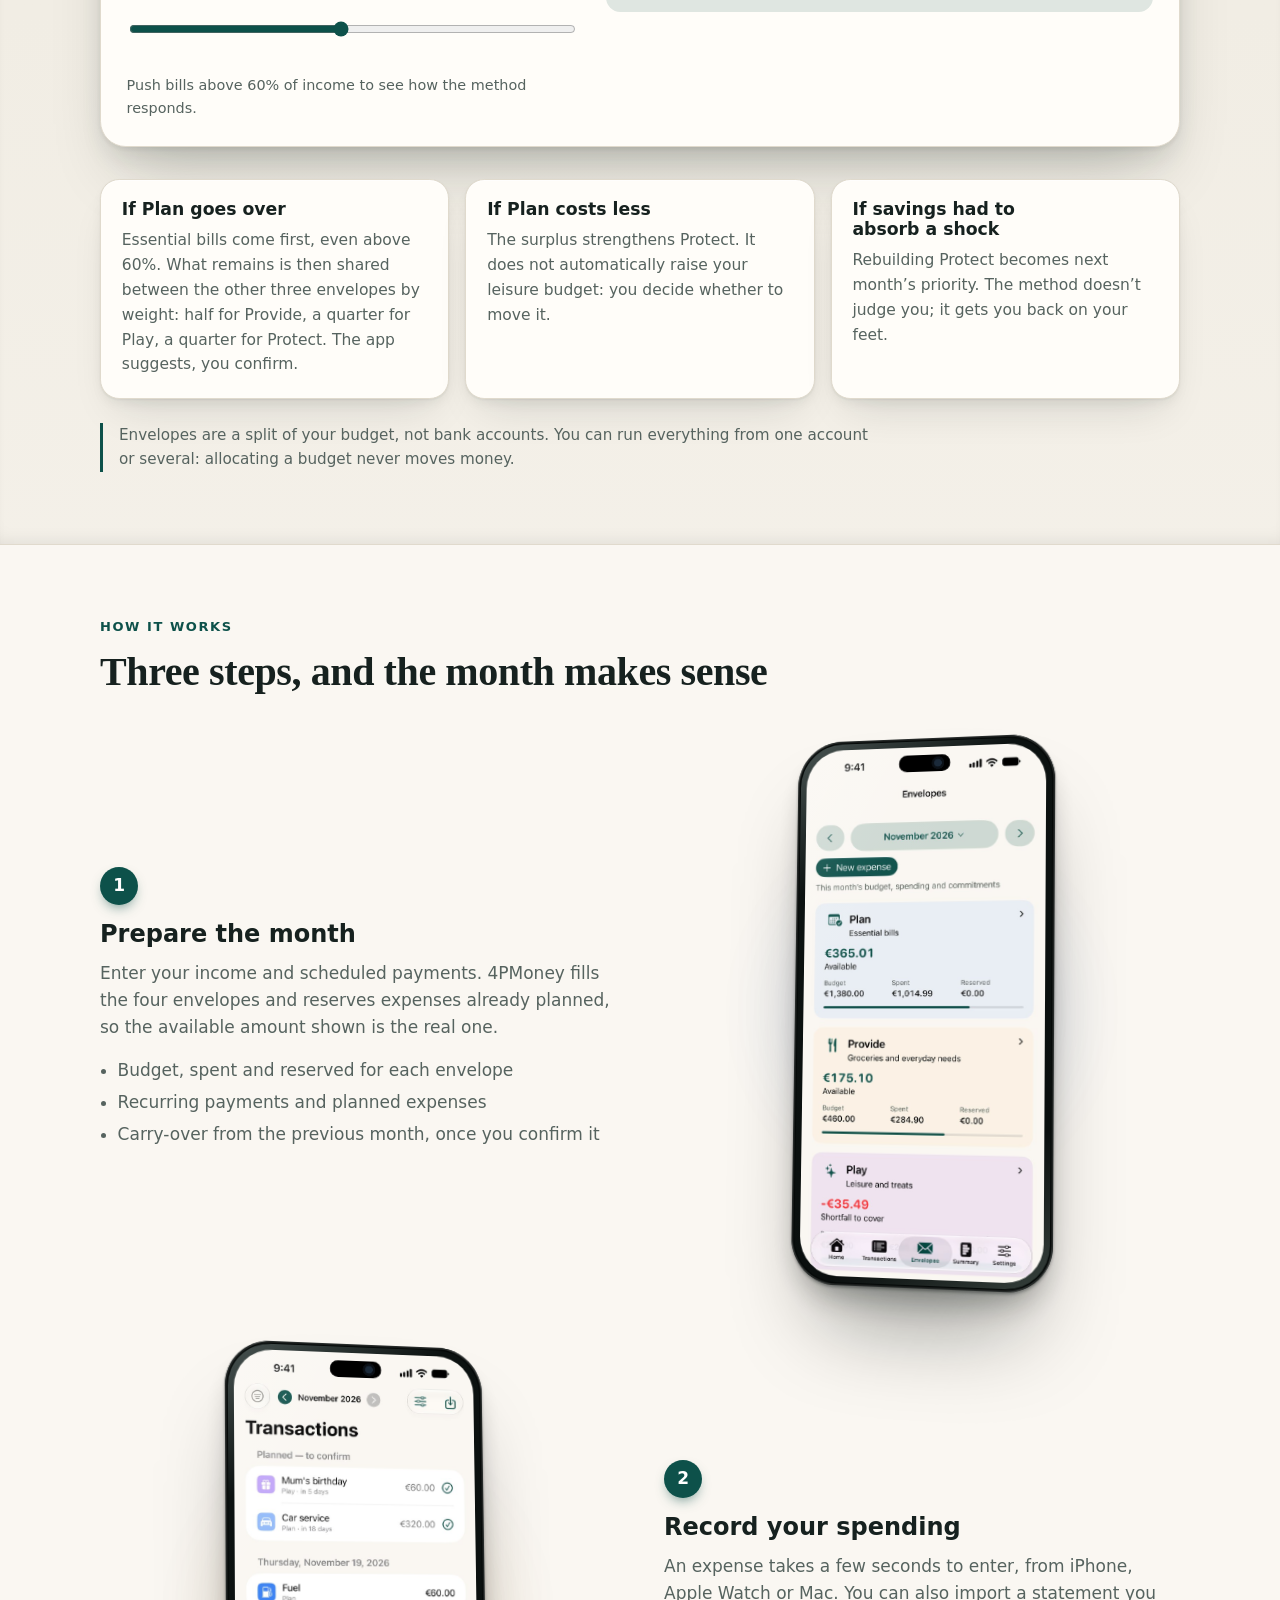
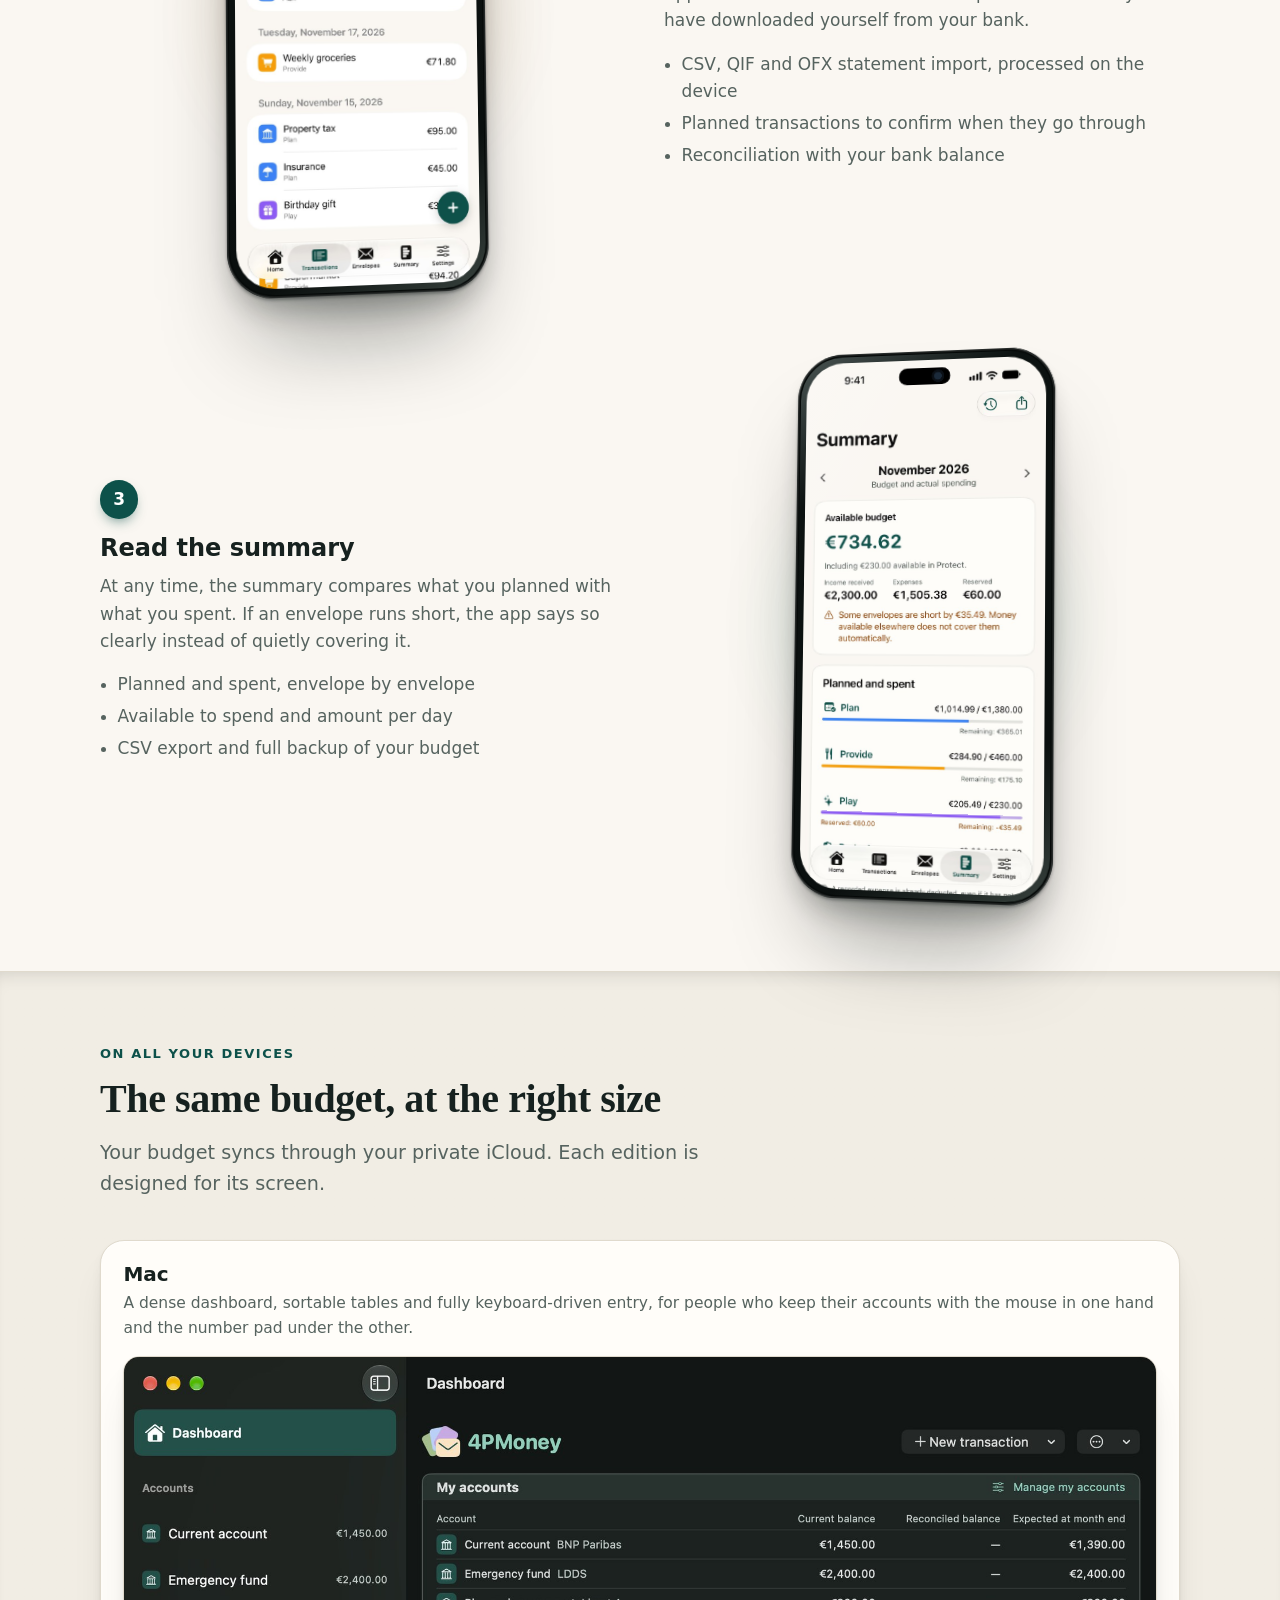
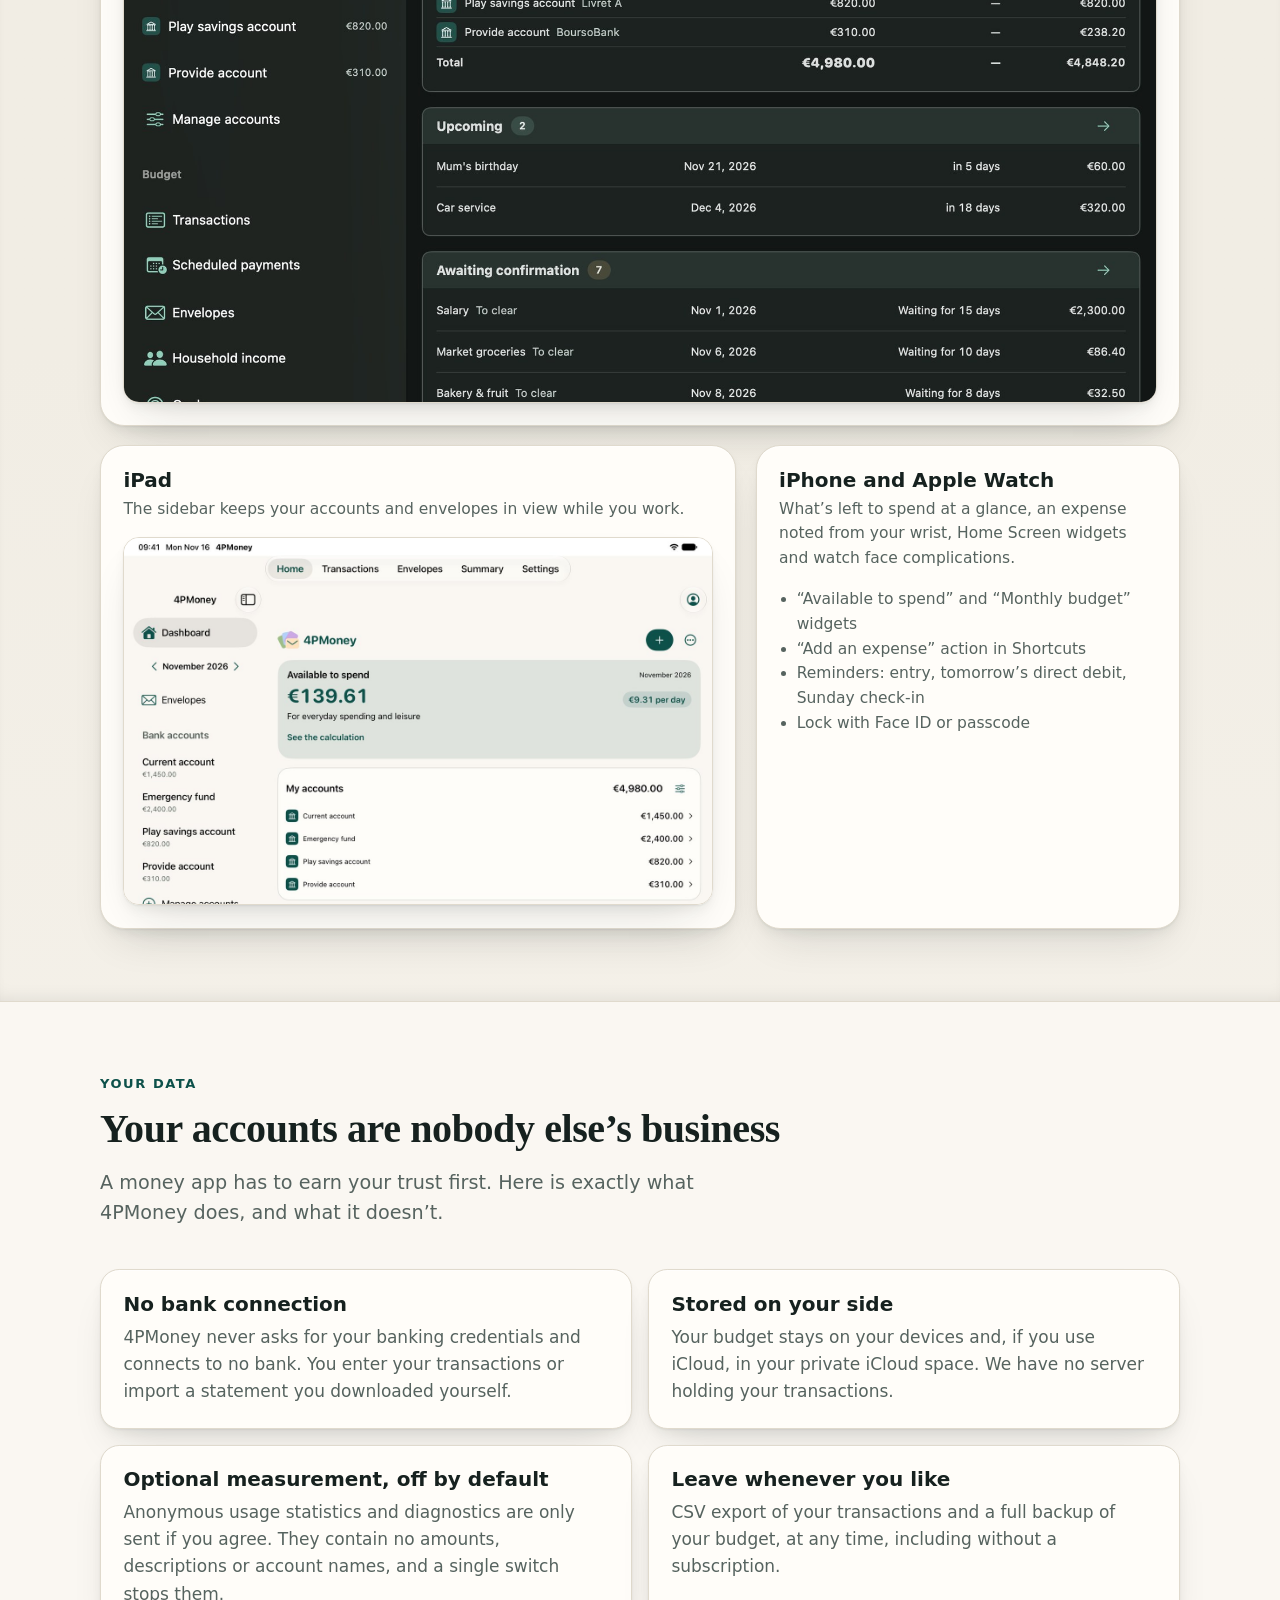
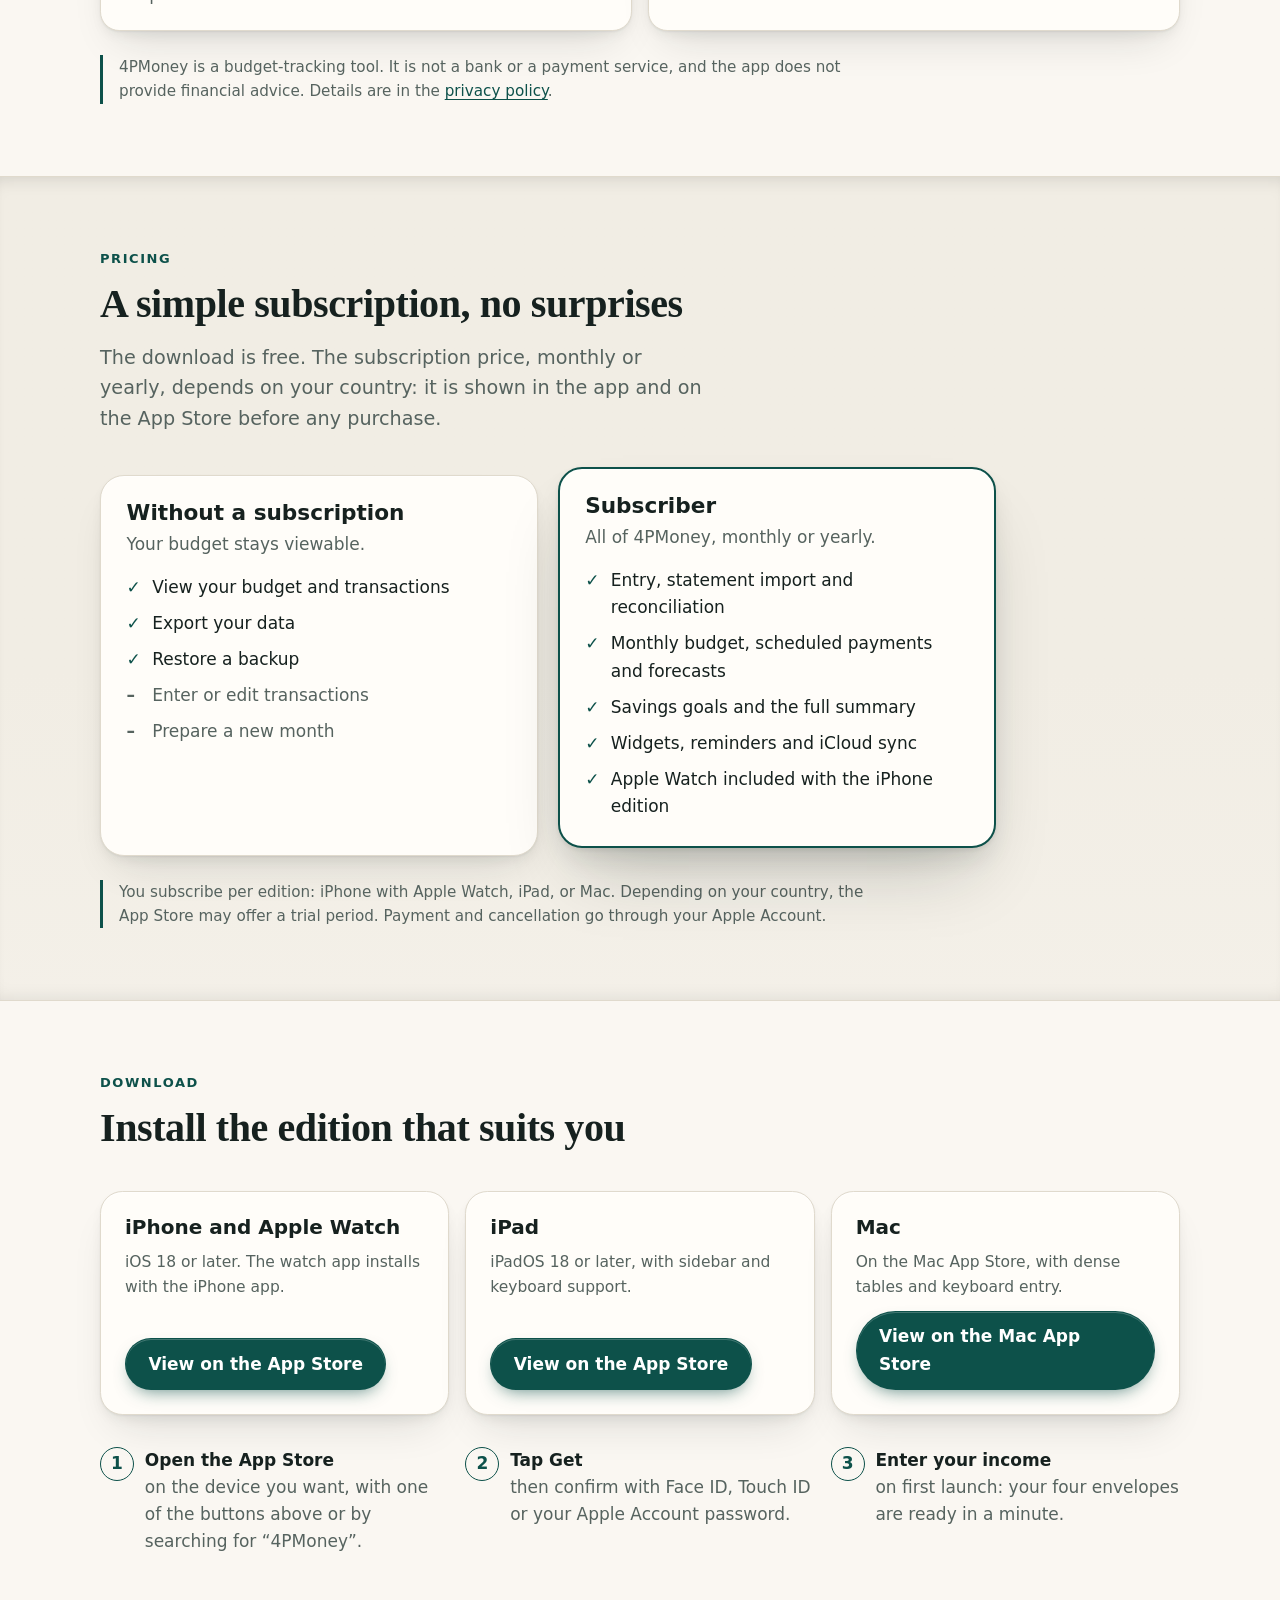
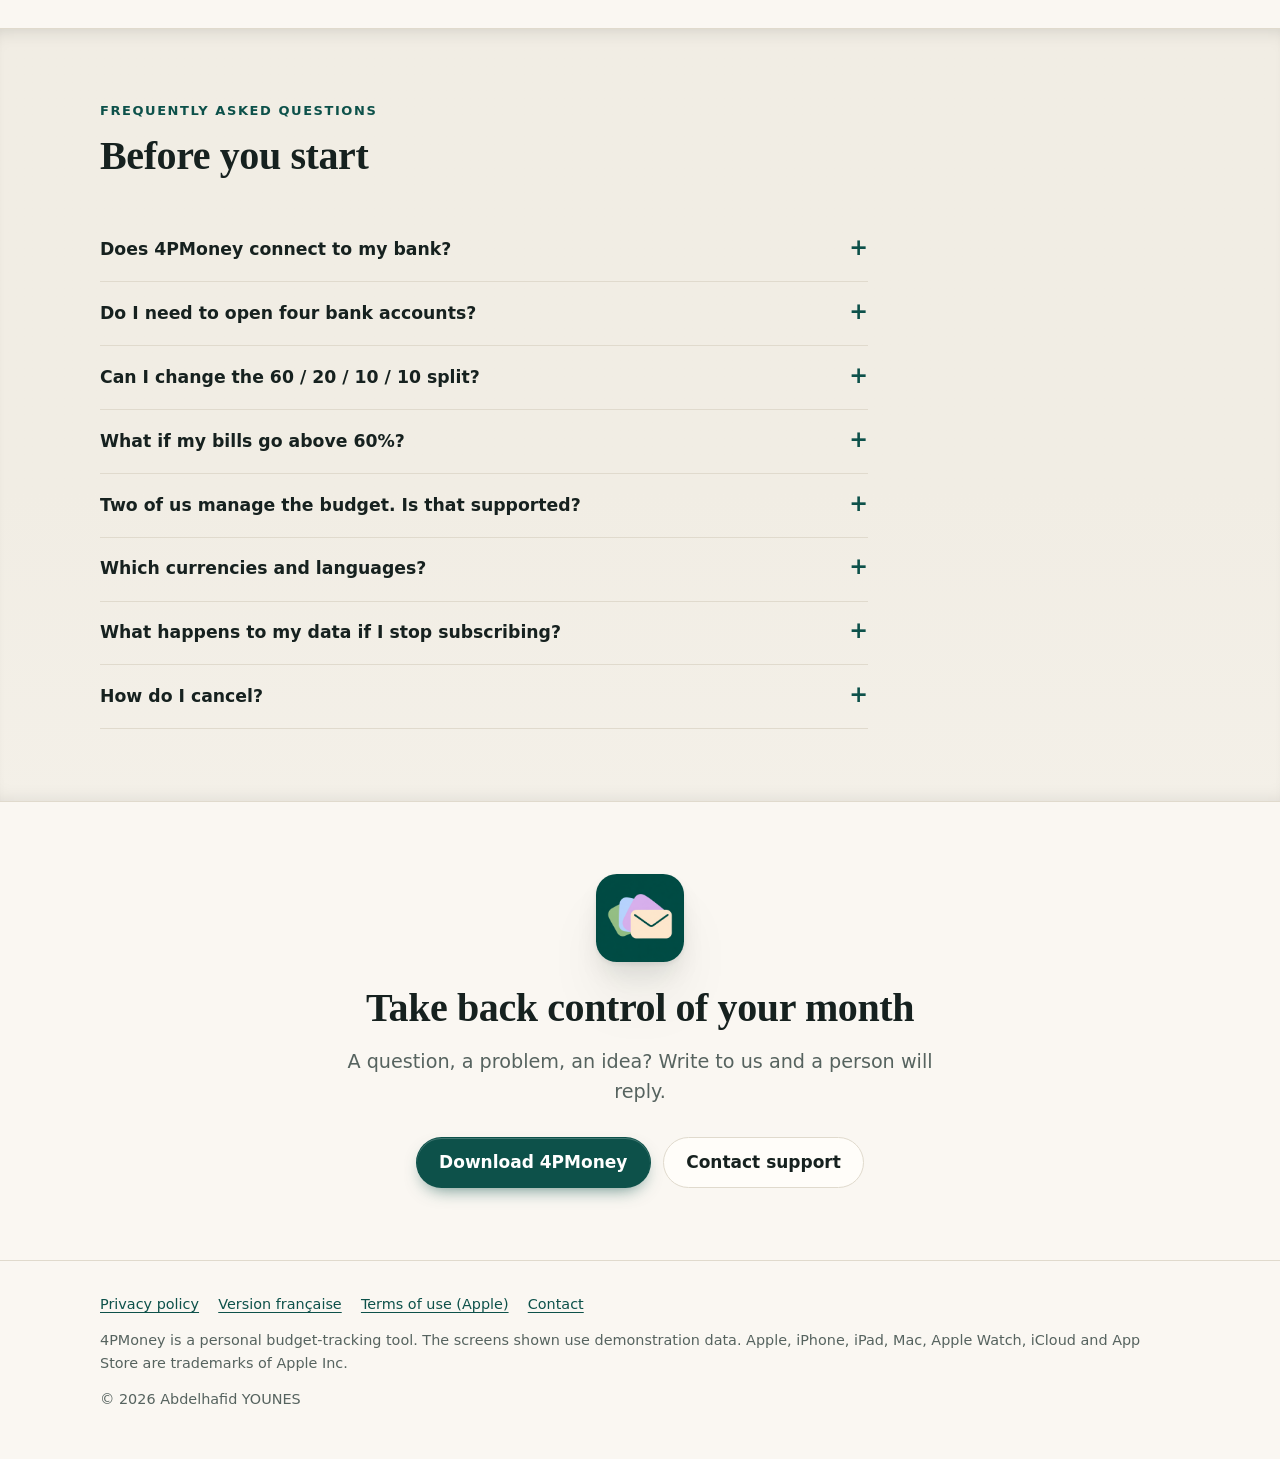
<file: en/index.html>
<!doctype html>
<html lang="en">
<head>
<meta charset="utf-8">
<meta name="viewport" content="width=device-width, initial-scale=1">
<title>4PMoney — Your household budget in four envelopes</title>
<meta name="description" content="4PMoney applies the 4P method: Plan, Provide, Play, Protect. A clear household budget on iPhone, iPad, Mac and Apple Watch, with no connection to your bank.">
<meta name="theme-color" content="#faf7f2" media="(prefers-color-scheme: light)">
<meta name="theme-color" content="#101816" media="(prefers-color-scheme: dark)">
<link rel="icon" href="../assets/touch-icon.png">
<link rel="apple-touch-icon" href="../assets/touch-icon.png">
<link rel="alternate" hreflang="fr" href="https://hafidnes.github.io/4p-budget-site/">
<link rel="alternate" hreflang="en" href="https://hafidnes.github.io/4p-budget-site/en/">
<meta property="og:title" content="4PMoney — Your household budget in four envelopes">
<meta property="og:description" content="Plan, Provide, Play, Protect: a simple method, a calm app, and your data stays with you.">
<meta property="og:image" content="../assets/icon.png">
<style>
:root{
  --fond:#faf7f2;--carte:#fffdf9;--teinte:#f1ede4;--encre:#16211f;--doux:#56635f;--trait:#e0dacd;
  --accent:#0d514a;--accent-encre:#ffffff;--accent-doux:#dfe6e1;
  --prevoir:#2f6fd6;--plaisir:#b9770a;--profiter:#7a4fd0;--proteger:#0b8a62;
  --prevoir-f:#e8edf6;--plaisir-f:#fbf0e2;--profiter-f:#f0e6f4;--proteger-f:#e2f1e9;
  --alerte:#a3540c;--ombre:0 18px 50px rgba(22,33,31,.12);
}
@media (prefers-color-scheme:dark){:root:not([data-theme="light"]){
  --fond:#101816;--carte:#19221f;--teinte:#151e1b;--encre:#eef3f0;--doux:#a7b5af;--trait:#2b3733;
  --accent:#7fd2bb;--accent-encre:#0c1b18;--accent-doux:#20302b;
  --prevoir:#8fb6ff;--plaisir:#f1b65a;--profiter:#c2a4ff;--proteger:#6fd6b0;
  --prevoir-f:#1d2a3f;--plaisir-f:#352c1c;--profiter-f:#2c2540;--proteger-f:#17332a;
  --alerte:#f0a35a;--ombre:0 18px 50px rgba(0,0,0,.45);
}}
:root[data-theme="dark"]{
  --fond:#101816;--carte:#19221f;--teinte:#151e1b;--encre:#eef3f0;--doux:#a7b5af;--trait:#2b3733;
  --accent:#7fd2bb;--accent-encre:#0c1b18;--accent-doux:#20302b;
  --prevoir:#8fb6ff;--plaisir:#f1b65a;--profiter:#c2a4ff;--proteger:#6fd6b0;
  --prevoir-f:#1d2a3f;--plaisir-f:#352c1c;--profiter-f:#2c2540;--proteger-f:#17332a;
  --alerte:#f0a35a;--ombre:0 18px 50px rgba(0,0,0,.45);
}
*{box-sizing:border-box}
html{scroll-behavior:smooth;-webkit-text-size-adjust:100%}
body{margin:0;background:var(--fond);color:var(--encre);font:1.0625rem/1.6 -apple-system,BlinkMacSystemFont,"SF Pro Text","Segoe UI",system-ui,sans-serif;overflow-wrap:break-word}
img{max-width:100%;height:auto;display:block}
a{color:var(--accent);text-underline-offset:.2em}
a:focus-visible,button:focus-visible,input:focus-visible,summary:focus-visible{outline:3px solid var(--plaisir);outline-offset:3px;border-radius:6px}
.wrap{max-width:70rem;margin:0 auto;padding:0 1.25rem}
h1,h2,h3{font-family:"New York","Iowan Old Style",Georgia,serif;font-weight:600;line-height:1.15;letter-spacing:-.01em;margin:0;text-wrap:balance}
h1{font-size:clamp(2.2rem,6vw,3.7rem)}
h2{font-size:clamp(1.7rem,4vw,2.5rem)}
h3{font-size:1.25rem;font-family:inherit;font-weight:650;letter-spacing:0}
p{margin:0}
.sur{font-size:.8125rem;font-weight:650;letter-spacing:.12em;text-transform:uppercase;color:var(--accent)}
.chapo{font-size:1.2rem;color:var(--doux);max-width:38rem}
.num{font-variant-numeric:tabular-nums;font-feature-settings:"tnum"}
.skip{position:absolute;left:-999px}.skip:focus{left:1rem;top:1rem;background:var(--carte);padding:.5rem 1rem;z-index:20}

header.barre{position:sticky;top:0;z-index:10;background:color-mix(in srgb,var(--fond) 88%,transparent);backdrop-filter:saturate(1.4) blur(14px);-webkit-backdrop-filter:saturate(1.4) blur(14px);border-bottom:1px solid var(--trait)}
.barre .wrap{display:flex;align-items:center;gap:1rem;min-height:3.75rem}
.marque{display:flex;align-items:center;gap:.6rem;font-weight:700;font-size:1.1rem;color:var(--encre);text-decoration:none}
.marque img{width:2rem;height:2rem;border-radius:.5rem}
.barre nav{margin-left:auto;display:flex;gap:1.4rem;font-size:.95rem}
.barre nav a{color:var(--doux);text-decoration:none}.barre nav a:hover{color:var(--encre)}
.theme{border:1px solid var(--trait);background:var(--carte);color:var(--encre);border-radius:999px;width:2.5rem;height:2.5rem;cursor:pointer;font-size:1rem}
.langue{display:inline-grid;place-items:center;border:1px solid var(--trait);background:var(--carte);color:var(--encre);border-radius:999px;height:2.5rem;padding:0 .8rem;font-size:.85rem;font-weight:650;letter-spacing:.04em;text-decoration:none}.langue:hover{border-color:var(--accent)}
@media (max-width:26rem){.barre .wrap{gap:.45rem}.langue{padding:0 .55rem}.barre .btn.petit{padding-left:.8rem;padding-right:.8rem}}
@media (max-width:23rem){.marque{font-size:0;gap:0}}
.btn{display:inline-flex;align-items:center;justify-content:center;gap:.5rem;min-height:3rem;padding:.7rem 1.4rem;border-radius:999px;font-weight:650;text-decoration:none;border:1px solid transparent}
.btn.plein{background:var(--accent);color:var(--accent-encre)}
.btn.contour{border-color:var(--trait);color:var(--encre);background:var(--carte)}
.btn.petit{min-height:2.5rem;padding:.4rem 1rem;font-size:.95rem}

.hero{padding:4rem 0 3rem}
.hero .wrap{display:grid;grid-template-columns:1.05fr .95fr;gap:3rem;align-items:center}
.hero h1{margin:.9rem 0 1.2rem}
.actions{display:flex;flex-wrap:wrap;gap:.75rem;margin-top:1.8rem}
.garanties{list-style:none;padding:0;margin:1.8rem 0 0;display:flex;flex-wrap:wrap;gap:.5rem 1.4rem;color:var(--doux);font-size:.95rem}
.garanties li::before{content:"✓";color:var(--accent);font-weight:700;margin-right:.45rem}
.scene{position:relative;display:flex;justify-content:center;min-height:34rem}
.tel{width:min(19rem,74vw);border-radius:2.9rem;padding:.55rem;background:#0c1211;box-shadow:var(--ombre);border:1px solid #2a3532}
.tel img{border-radius:2.4rem;width:100%;aspect-ratio:1170/2532;object-fit:cover}
.montre{position:absolute;right:0;bottom:1.5rem;width:9.5rem;border-radius:2.2rem;padding:.5rem;background:#0c1211;border:1px solid #2a3532;box-shadow:var(--ombre)}
.montre img{border-radius:1.8rem}

section{padding:4.5rem 0}
section.teinte{background:var(--teinte);border-block:1px solid var(--trait)}
.tete{max-width:44rem;margin-bottom:2.5rem}.tete h2{margin:.7rem 0 1rem}

.quatre{display:grid;grid-template-columns:repeat(4,1fr);gap:1rem}
.env{border-radius:1.4rem;padding:1.4rem;border:1px solid var(--trait);position:relative;overflow:hidden}
.env::before{content:"";position:absolute;inset:0 0 auto 0;height:1.4rem;clip-path:polygon(0 0,100% 0,50% 100%);opacity:.5;background:currentColor}
.env.prevoir{background:var(--prevoir-f);color:var(--prevoir)}.env.plaisir{background:var(--plaisir-f);color:var(--plaisir)}
.env.profiter{background:var(--profiter-f);color:var(--profiter)}.env.proteger{background:var(--proteger-f);color:var(--proteger)}
.env h3{margin-top:1.2rem;color:var(--encre)}
.env .part{font-size:2.3rem;font-weight:700;font-family:ui-rounded,"SF Pro Rounded",system-ui,sans-serif;line-height:1.1;margin:.4rem 0}
.env p{color:var(--encre);opacity:.82;font-size:.95rem}

.simu{margin-top:2rem;background:var(--carte);border:1px solid var(--trait);border-radius:1.6rem;padding:1.6rem;box-shadow:var(--ombre);display:grid;grid-template-columns:.9fr 1.1fr;gap:2rem}
.simu label{display:flex;justify-content:space-between;gap:1rem;font-weight:600;margin-bottom:.4rem}
.simu label output{font-family:ui-rounded,"SF Pro Rounded",system-ui,sans-serif;color:var(--accent)}
.simu input[type=range]{width:100%;accent-color:var(--accent);height:2rem}
.champ{margin-bottom:1.3rem}
.simu .note{font-size:.9rem;color:var(--doux)}
.lignes{display:grid;gap:.7rem}
.ligne{display:grid;grid-template-columns:6.2rem 1fr 6.6rem;align-items:center;gap:.8rem;font-size:.98rem}
.ligne b{font-weight:650}
.jauge{height:.7rem;border-radius:999px;background:var(--accent-doux);overflow:hidden}
.jauge i{display:block;height:100%;border-radius:999px;width:0;transition:width .35s ease}
.ligne .somme{text-align:right;font-family:ui-rounded,"SF Pro Rounded",system-ui,sans-serif;font-weight:650}
.verdict{margin-top:1.1rem;padding:.9rem 1rem;border-radius:.9rem;background:var(--accent-doux);font-size:.95rem}
.verdict.alerte{color:var(--alerte);background:color-mix(in srgb,var(--alerte) 12%,var(--carte))}

.regles{display:grid;grid-template-columns:repeat(3,1fr);gap:1rem;margin-top:2rem}
.regle{background:var(--carte);border:1px solid var(--trait);border-radius:1.2rem;padding:1.3rem}
.regle h3{margin-bottom:.5rem;font-size:1.08rem}.regle p{color:var(--doux);font-size:.97rem}

.etapes{display:grid;gap:3.5rem}
.etape{display:grid;grid-template-columns:1fr 1fr;gap:3rem;align-items:center}
.etape:nth-child(even) .visuel{order:-1}
.etape .rang{display:inline-grid;place-items:center;width:2.4rem;height:2.4rem;border-radius:999px;background:var(--accent);color:var(--accent-encre);font-weight:700;margin-bottom:1rem}
.etape h3{font-size:1.5rem;margin-bottom:.7rem}.etape p{color:var(--doux)}
.etape ul{margin:1rem 0 0;padding-left:1.1rem;color:var(--doux)}.etape li{margin:.3rem 0}
.visuel{display:flex;justify-content:center}
.visuel .tel{width:min(16.5rem,70vw)}

.appareils{display:grid;grid-template-columns:1.5fr 1fr;gap:1.2rem}
.app{background:var(--carte);border:1px solid var(--trait);border-radius:1.5rem;padding:1.4rem;display:flex;flex-direction:column;gap:1rem}
.app h3{margin-bottom:.3rem}.app p{color:var(--doux);font-size:.97rem}
.app .cadre{border-radius:1rem;overflow:hidden;border:1px solid var(--trait);margin-top:auto}
.app.ipad .cadre{max-height:23rem}.app.ipad .cadre img{width:100%;object-fit:cover;object-position:top}
.app.large{grid-column:1/-1}

.piliers{display:grid;grid-template-columns:repeat(2,1fr);gap:1rem}
.pilier{background:var(--carte);border:1px solid var(--trait);border-radius:1.2rem;padding:1.4rem}
.pilier h3{margin-bottom:.5rem}.pilier p{color:var(--doux)}
.avis{margin-top:1.5rem;font-size:.95rem;color:var(--doux);border-left:3px solid var(--accent);padding-left:1rem;max-width:48rem}

.offres{display:grid;grid-template-columns:repeat(2,1fr);gap:1.2rem;max-width:56rem}
.offre{background:var(--carte);border:1px solid var(--trait);border-radius:1.5rem;padding:1.6rem}
.offre.mise{border:2px solid var(--accent)}
.offre h3{font-size:1.35rem}.offre .sous{color:var(--doux);margin:.3rem 0 1rem}
.offre ul{list-style:none;padding:0;margin:0;display:grid;gap:.55rem}
.offre li{padding-left:1.6rem;position:relative}
.offre li::before{content:"✓";position:absolute;left:0;color:var(--accent);font-weight:700}
.offre li.non{color:var(--doux)}.offre li.non::before{content:"–";color:var(--doux)}

.tele{display:grid;grid-template-columns:repeat(3,1fr);gap:1rem}
.edition{background:var(--carte);border:1px solid var(--trait);border-radius:1.4rem;padding:1.5rem;display:flex;flex-direction:column;gap:.7rem;align-items:flex-start}
.edition p{color:var(--doux);font-size:.97rem;flex:1}
.pas{counter-reset:pas;list-style:none;padding:0;margin:2rem 0 0;display:grid;grid-template-columns:repeat(3,1fr);gap:1rem}
.pas li{counter-increment:pas;padding-left:2.8rem;position:relative;color:var(--doux)}
.pas li::before{content:counter(pas);position:absolute;left:0;top:0;width:2rem;height:2rem;border-radius:999px;border:1.5px solid var(--accent);color:var(--accent);display:grid;place-items:center;font-weight:700}
.pas b{color:var(--encre);display:block}

.faq{max-width:48rem}
details{border-bottom:1px solid var(--trait);padding:1.1rem 0}
summary{cursor:pointer;font-weight:650;font-size:1.08rem;list-style:none;display:flex;justify-content:space-between;gap:1rem}
summary::-webkit-details-marker{display:none}
summary::after{content:"+";color:var(--accent);font-size:1.4rem;line-height:1}
details[open] summary::after{content:"–"}
details p{margin-top:.7rem;color:var(--doux)}

.fin{text-align:center}.fin img{width:5.5rem;height:5.5rem;border-radius:1.3rem;margin:0 auto 1.4rem;box-shadow:var(--ombre)}
.fin .chapo{margin:1rem auto 0}.fin .actions{justify-content:center}
footer{border-top:1px solid var(--trait);padding:2rem 0 3rem;font-size:.9rem;color:var(--doux)}
footer .wrap{display:grid;gap:.8rem}
footer nav{display:flex;flex-wrap:wrap;gap:.4rem 1.2rem}

.reveler{opacity:0;transform:translateY(14px);transition:opacity .6s ease,transform .6s ease}
.reveler.vu{opacity:1;transform:none}
@media (prefers-reduced-motion:reduce){html{scroll-behavior:auto}.reveler{opacity:1;transform:none;transition:none}.jauge i{transition:none}}
@media (max-width:60rem){
  .hero .wrap,.simu,.etape,.appareils{grid-template-columns:1fr}
  .etape:nth-child(even) .visuel{order:0}
  .quatre,.piliers{grid-template-columns:repeat(2,1fr)}
  .regles,.tele,.pas{grid-template-columns:1fr}
  .barre nav{display:none}.theme{margin-left:auto}
  .scene{min-height:0}
}
@media (max-width:36rem){
  section{padding:3.2rem 0}.hero{padding:2.5rem 0 2rem}
  .wrap{padding:0 1rem}
  .quatre,.piliers,.offres{grid-template-columns:1fr}
  .montre{width:7.5rem;right:-.2rem}
  .ligne{grid-template-columns:5.2rem 1fr 5.6rem;gap:.5rem;font-size:.92rem}
  .btn{width:100%}
  .barre .btn{width:auto}.marque{flex-shrink:0}
}

/* ——— Profondeur : lumière, relief et plans successifs ——— */
:root{
  --relief:0 1px 2px rgba(22,33,31,.06),0 6px 14px -4px rgba(22,33,31,.08),0 22px 44px -18px rgba(22,33,31,.16);
  --relief-haut:0 2px 4px rgba(22,33,31,.07),0 14px 28px -8px rgba(22,33,31,.14),0 40px 70px -24px rgba(22,33,31,.24);
  --appareil:0 2px 3px rgba(8,14,13,.35),0 18px 30px -10px rgba(8,14,13,.32),0 60px 90px -30px rgba(8,14,13,.42);
  --reflet:inset 0 1px 0 rgba(255,255,255,.75);--halo:.30;
}
@media (prefers-color-scheme:dark){:root:not([data-theme="light"]){
  --relief:0 1px 2px rgba(0,0,0,.35),0 8px 18px -6px rgba(0,0,0,.4),0 26px 50px -20px rgba(0,0,0,.55);
  --relief-haut:0 2px 4px rgba(0,0,0,.4),0 16px 32px -8px rgba(0,0,0,.5),0 44px 80px -24px rgba(0,0,0,.7);
  --appareil:0 2px 3px rgba(0,0,0,.6),0 18px 30px -10px rgba(0,0,0,.6),0 60px 90px -30px rgba(0,0,0,.8);
  --reflet:inset 0 1px 0 rgba(255,255,255,.06);--halo:.22;
}}
:root[data-theme="dark"]{
  --relief:0 1px 2px rgba(0,0,0,.35),0 8px 18px -6px rgba(0,0,0,.4),0 26px 50px -20px rgba(0,0,0,.55);
  --relief-haut:0 2px 4px rgba(0,0,0,.4),0 16px 32px -8px rgba(0,0,0,.5),0 44px 80px -24px rgba(0,0,0,.7);
  --appareil:0 2px 3px rgba(0,0,0,.6),0 18px 30px -10px rgba(0,0,0,.6),0 60px 90px -30px rgba(0,0,0,.8);
  --reflet:inset 0 1px 0 rgba(255,255,255,.06);--halo:.22;
}

/* Les appareils inclinés ne doivent jamais élargir la page. */
main{overflow-x:clip}
/* Fond du haut de page : quatre lueurs aux couleurs des enveloppes, derrière tout le reste. */
.hero{position:relative;overflow:hidden;isolation:isolate}
.hero::before{content:"";position:absolute;inset:-20% -10% -10%;z-index:-1;pointer-events:none;opacity:var(--halo);filter:blur(60px);
  background:
    radial-gradient(34rem 26rem at 78% 30%,var(--prevoir),transparent 70%),
    radial-gradient(26rem 22rem at 96% 72%,var(--profiter),transparent 70%),
    radial-gradient(24rem 20rem at 58% 88%,var(--plaisir),transparent 70%),
    radial-gradient(26rem 20rem at 8% 6%,var(--proteger),transparent 70%)}
.hero::after{content:"";position:absolute;inset:auto 0 0;height:7rem;z-index:-1;pointer-events:none;background:linear-gradient(to bottom,transparent,var(--fond))}

/* Téléphone : châssis à reflet, encoche étroite, vitre, ombre portée en trois couches. */
.tel{position:relative;background:linear-gradient(145deg,#4b5654 0%,#0c1211 22%,#0a0f0e 78%,#39433f 100%);border:0;
  box-shadow:inset 0 0 0 1.5px rgba(255,255,255,.14),inset 0 0 0 3px #050908,var(--appareil)}
.tel::before{content:"";position:absolute;z-index:2;left:50%;top:calc(.55rem + 1.55%);width:20%;aspect-ratio:3.2/1;transform:translateX(-50%);border-radius:999px;
  background:radial-gradient(circle at 76% 50%,#1b2a3a 0 9%,#0b1016 10% 15%,transparent 16%),#000;box-shadow:0 0 0 1px rgba(255,255,255,.05)}
.tel::after{content:"";position:absolute;inset:.55rem;z-index:1;border-radius:2.4rem;pointer-events:none;
  background:linear-gradient(118deg,rgba(255,255,255,.16) 0%,rgba(255,255,255,.04) 22%,transparent 38%)}
.visuel .tel::before{top:calc(.55rem + 1.55%)}
.montre{background:linear-gradient(145deg,#4b5654 0%,#0c1211 24%,#0a0f0e 76%,#39433f 100%);border:0;
  box-shadow:inset 0 0 0 1.5px rgba(255,255,255,.14),var(--appareil)}

/* Scène d'ouverture : téléphone incliné, montre au premier plan, socle lumineux et ombre au sol. */
.scene{perspective:1500px;--tx:0;--ty:0;--d:0px}
.scene::before{content:"";position:absolute;left:50%;top:46%;width:30rem;max-width:120%;aspect-ratio:1;transform:translate(-50%,-50%);border-radius:50%;z-index:-1;pointer-events:none;
  background:radial-gradient(closest-side,color-mix(in srgb,var(--carte) 85%,transparent),transparent 72%)}
.scene::after{content:"";position:absolute;left:50%;bottom:-1.6rem;width:19rem;max-width:80%;height:2.6rem;transform:translateX(-46%);border-radius:50%;z-index:-1;pointer-events:none;
  background:radial-gradient(closest-side,rgba(8,14,13,.38),transparent);filter:blur(10px)}
.scene .tel{transform:translateY(calc(var(--d) * -.35)) rotateY(calc(-13deg + var(--tx) * 6deg)) rotateX(calc(5deg + var(--ty) * -5deg)) rotateZ(1.2deg);transform-origin:50% 60%;transition:transform .5s cubic-bezier(.2,.7,.2,1);will-change:transform}
.scene .montre{z-index:3;transform:translateY(calc(var(--d) * -.9)) translateZ(90px) rotateY(calc(9deg + var(--tx) * 9deg)) rotateX(calc(var(--ty) * -6deg)) rotateZ(-3deg);transition:transform .5s cubic-bezier(.2,.7,.2,1);will-change:transform}

/* Captures des étapes : inclinaison alternée et lueur de la couleur de l'enveloppe concernée. */
.visuel{perspective:1300px;position:relative;isolation:isolate}
.visuel::before{content:"";position:absolute;left:50%;top:50%;width:26rem;max-width:115%;aspect-ratio:1;transform:translate(-50%,-50%);border-radius:50%;z-index:-1;pointer-events:none;filter:blur(40px);opacity:var(--halo);
  background:radial-gradient(closest-side,var(--lueur,var(--prevoir)),transparent 75%)}
.etape:nth-child(2) .visuel{--lueur:var(--plaisir)}.etape:nth-child(3) .visuel{--lueur:var(--proteger)}
.visuel .tel{transform:rotateY(-11deg) rotateX(3deg);transition:transform .7s cubic-bezier(.2,.7,.2,1)}
.etape:nth-child(even) .visuel .tel{transform:rotateY(11deg) rotateX(3deg)}
.etape:hover .visuel .tel{transform:rotateY(-4deg) rotateX(1deg) translateY(-6px)}
.etape:nth-child(even):hover .visuel .tel{transform:rotateY(4deg) rotateX(1deg) translateY(-6px)}

/* Cartes : reflet en haut, ombre en couches, léger soulèvement au survol. */
.env,.regle,.app,.pilier,.offre,.edition{box-shadow:var(--reflet),var(--relief);transition:transform .35s cubic-bezier(.2,.7,.2,1),box-shadow .35s ease}
.simu{box-shadow:var(--reflet),var(--relief-haut)}
.offre.mise{box-shadow:var(--reflet),var(--relief-haut);transform:translateY(-.5rem)}
@media (hover:hover){
  .env:hover,.regle:hover,.app:hover,.pilier:hover,.edition:hover,.offre:hover{transform:translateY(-5px);box-shadow:var(--reflet),var(--relief-haut)}
  .offre.mise:hover{transform:translateY(-.8rem)}
}
.env{background-image:linear-gradient(160deg,color-mix(in srgb,var(--carte) 55%,transparent),transparent 55%)}
.app .cadre{box-shadow:var(--relief)}
.btn.plein{box-shadow:inset 0 1px 0 rgba(255,255,255,.22),0 8px 18px -8px color-mix(in srgb,var(--accent) 70%,transparent)}
.btn{transition:transform .2s ease,box-shadow .2s ease}.btn:hover{transform:translateY(-1px)}
.fin img{box-shadow:var(--relief-haut)}
.etape .rang{box-shadow:0 6px 14px -6px color-mix(in srgb,var(--accent) 80%,transparent)}

/* Sections teintées : en creux, comme un plan situé derrière la page. */
section.teinte{background:linear-gradient(to bottom,color-mix(in srgb,var(--teinte) 100%,transparent),var(--teinte) 60%,color-mix(in srgb,var(--teinte) 70%,var(--fond)));box-shadow:inset 0 14px 22px -18px rgba(8,14,13,.22),inset 0 -14px 22px -18px rgba(8,14,13,.14)}
header.barre{box-shadow:0 10px 24px -20px rgba(8,14,13,.5)}

@media (max-width:60rem){
  .scene{margin-top:1rem;padding-bottom:1.5rem}
  .scene .tel{transform:rotateY(-8deg) rotateX(3deg) rotateZ(.8deg)}
  .scene .montre{transform:translateZ(60px) rotateY(7deg) rotateZ(-3deg)}
  .visuel .tel,.etape:nth-child(even) .visuel .tel{transform:rotateY(-7deg) rotateX(2deg)}
  .offre.mise{transform:none}
}
@media (prefers-reduced-motion:reduce){
  .scene .tel,.scene .montre,.visuel .tel,.env,.regle,.app,.pilier,.offre,.edition,.btn{transition:none}
  .env:hover,.regle:hover,.app:hover,.pilier:hover,.edition:hover,.offre:hover,.btn:hover{transform:none}
}
</style>
</head>
<body>
<a class="skip" href="#contenu">Skip to content</a>

<header class="barre">
  <div class="wrap">
    <a class="marque" href="#"><img src="../assets/touch-icon.png" alt="" width="64" height="64">4PMoney</a>
    <nav aria-label="Sections">
      <a href="#methode">The method</a>
      <a href="#fonctionnement">How it works</a>
      <a href="#donnees">Your data</a>
      <a href="#offres">Pricing</a>
      <a href="#questions">FAQ</a>
    </nav>
    <button class="theme" id="theme" type="button" aria-label="Switch between light and dark theme">◐</button>
    <a class="langue" href="../" lang="fr" hreflang="fr" aria-label="Lire en français">FR</a>
    <a class="btn plein petit" href="#telecharger">Download</a>
  </div>
</header>

<main id="contenu">

<div class="hero">
  <div class="wrap">
    <div>
      <p class="sur">Household budget · the 4P method</p>
      <h1>Every euro knows where it’s going. So do you.</h1>
      <p class="chapo">4PMoney splits your income into four envelopes — Plan, Provide, Play, Protect — and tells you, every day, what you really have left to spend.</p>
      <div class="actions">
        <a class="btn plein" href="#telecharger">Download 4PMoney</a>
        <a class="btn contour" href="#methode">Understand the method</a>
      </div>
      <ul class="garanties">
        <li>No access to your bank</li>
        <li>Your data in your private iCloud</li>
        <li>iPhone, iPad, Mac, Apple Watch</li>
      </ul>
    </div>
    <div class="scene">
      <div class="tel"><img src="../assets/en/iphone-accueil-clair.jpg" data-clair="../assets/en/iphone-accueil-clair.jpg" data-sombre="../assets/en/iphone-accueil-sombre.jpg" width="1170" height="2532" alt="4PMoney home screen: amount available to spend this month, account balances and four envelopes."></div>
      <div class="montre"><img src="../assets/en/watch-accueil.jpg" width="416" height="496" alt="4PMoney on Apple Watch: available to spend and amount per day."></div>
    </div>
  </div>
</div>

<section id="methode" class="teinte">
  <div class="wrap">
    <div class="tete reveler">
      <p class="sur">The 4P method</p>
      <h2>Four jobs for one income</h2>
      <p class="chapo">Start from the household’s total income, one salary or several, and share it between four envelopes. The starting split is 60 / 20 / 10 / 10. You can adjust it, as long as the total is 100%.</p>
    </div>
    <div class="quatre reveler">
      <article class="env prevoir"><h3>Plan</h3><p class="part num">60%</p><p>Fixed and essential bills: housing, energy, insurance, subscriptions, fuel, taxes, school costs.</p></article>
      <article class="env plaisir"><h3>Provide</h3><p class="part num">20%</p><p>Everyday groceries, without the stress.</p></article>
      <article class="env profiter"><h3>Play</h3><p class="part num">10%</p><p>Leisure and clothing: enjoy it without guilt.</p></article>
      <article class="env proteger"><h3>Protect</h3><p class="part num">10%</p><p>Safety savings: emergency fund first, then projects, then the long term.</p></article>
    </div>

    <div class="simu reveler" aria-labelledby="titre-simu">
      <div>
        <h3 id="titre-simu" style="margin-bottom:.4rem">Try it with your numbers</h3>
        <p class="note" style="margin-bottom:1.3rem">Nothing is sent: the calculation runs in this page.</p>
        <div class="champ">
          <label for="revenu">Household income <output id="o-revenu" class="num"></output></label>
          <input id="revenu" type="range" min="1200" max="7000" step="50" value="2500">
        </div>
        <div class="champ">
          <label for="charges">Essential bills <output id="o-charges" class="num"></output></label>
          <input id="charges" type="range" min="600" max="7000" step="50" value="1500">
        </div>
        <p class="note">Push bills above 60% of income to see how the method responds.</p>
      </div>
      <div>
        <div class="lignes" id="lignes" aria-live="polite"></div>
        <p class="verdict" id="verdict"></p>
      </div>
    </div>

    <div class="regles reveler">
      <div class="regle"><h3>If Plan goes over</h3><p>Essential bills come first, even above 60%. What remains is then shared between the other three envelopes by weight: half for Provide, a quarter for Play, a quarter for Protect. The app suggests, you confirm.</p></div>
      <div class="regle"><h3>If Plan costs less</h3><p>The surplus strengthens Protect. It does not automatically raise your leisure budget: you decide whether to move it.</p></div>
      <div class="regle"><h3>If savings had to absorb a shock</h3><p>Rebuilding Protect becomes next month’s priority. The method doesn’t judge you; it gets you back on your feet.</p></div>
    </div>
    <p class="avis reveler">Envelopes are a split of your budget, not bank accounts. You can run everything from one account or several: allocating a budget never moves money.</p>
  </div>
</section>

<section id="fonctionnement">
  <div class="wrap">
    <div class="tete reveler">
      <p class="sur">How it works</p>
      <h2>Three steps, and the month makes sense</h2>
    </div>
    <div class="etapes">
      <div class="etape reveler">
        <div>
          <span class="rang">1</span>
          <h3>Prepare the month</h3>
          <p>Enter your income and scheduled payments. 4PMoney fills the four envelopes and reserves expenses already planned, so the available amount shown is the real one.</p>
          <ul><li>Budget, spent and reserved for each envelope</li><li>Recurring payments and planned expenses</li><li>Carry-over from the previous month, once you confirm it</li></ul>
        </div>
        <div class="visuel"><div class="tel"><img loading="lazy" src="../assets/en/iphone-enveloppes-clair.jpg" width="1170" height="2532" alt="Envelopes screen: budget, spent, reserved and available for Plan and Provide."></div></div>
      </div>
      <div class="etape reveler">
        <div>
          <span class="rang">2</span>
          <h3>Record your spending</h3>
          <p>An expense takes a few seconds to enter, from iPhone, Apple Watch or Mac. You can also import a statement you have downloaded yourself from your bank.</p>
          <ul><li>CSV, QIF and OFX statement import, processed on the device</li><li>Planned transactions to confirm when they go through</li><li>Reconciliation with your bank balance</li></ul>
        </div>
        <div class="visuel"><div class="tel"><img loading="lazy" src="../assets/en/iphone-transactions-clair.jpg" width="1170" height="2532" alt="Transactions screen: planned transactions to confirm and the month’s expenses sorted by envelope."></div></div>
      </div>
      <div class="etape reveler">
        <div>
          <span class="rang">3</span>
          <h3>Read the summary</h3>
          <p>At any time, the summary compares what you planned with what you spent. If an envelope runs short, the app says so clearly instead of quietly covering it.</p>
          <ul><li>Planned and spent, envelope by envelope</li><li>Available to spend and amount per day</li><li>CSV export and full backup of your budget</li></ul>
        </div>
        <div class="visuel"><div class="tel"><img loading="lazy" src="../assets/en/iphone-bilan-clair.jpg" data-clair="../assets/en/iphone-bilan-clair.jpg" data-sombre="../assets/en/iphone-bilan-sombre.jpg" width="1170" height="2532" alt="Summary screen: available budget, income received, expenses and planned versus spent."></div></div>
      </div>
    </div>
  </div>
</section>

<section id="appareils" class="teinte">
  <div class="wrap">
    <div class="tete reveler">
      <p class="sur">On all your devices</p>
      <h2>The same budget, at the right size</h2>
      <p class="chapo">Your budget syncs through your private iCloud. Each edition is designed for its screen.</p>
    </div>
    <div class="appareils">
      <div class="app large reveler">
        <div><h3>Mac</h3><p>A dense dashboard, sortable tables and fully keyboard-driven entry, for people who keep their accounts with the mouse in one hand and the number pad under the other.</p></div>
        <div class="cadre"><img loading="lazy" src="../assets/en/mac-tableau-sombre.jpg" width="1800" height="1125" alt="4PMoney on Mac: dashboard with accounts, upcoming payments and transactions awaiting confirmation."></div>
      </div>
      <div class="app ipad reveler">
        <div><h3>iPad</h3><p>The sidebar keeps your accounts and envelopes in view while you work.</p></div>
        <div class="cadre"><img loading="lazy" src="../assets/en/ipad-accueil-clair.jpg" width="1350" height="1800" alt="4PMoney on iPad: account sidebar and the month’s dashboard."></div>
      </div>
      <div class="app reveler">
        <div><h3>iPhone and Apple Watch</h3><p>What’s left to spend at a glance, an expense noted from your wrist, Home Screen widgets and watch face complications.</p></div>
        <ul style="margin:0;padding-left:1.1rem;color:var(--doux);font-size:.97rem">
          <li>“Available to spend” and “Monthly budget” widgets</li>
          <li>“Add an expense” action in Shortcuts</li>
          <li>Reminders: entry, tomorrow’s direct debit, Sunday check-in</li>
          <li>Lock with Face ID or passcode</li>
        </ul>
      </div>
    </div>
  </div>
</section>

<section id="donnees">
  <div class="wrap">
    <div class="tete reveler">
      <p class="sur">Your data</p>
      <h2>Your accounts are nobody else’s business</h2>
      <p class="chapo">A money app has to earn your trust first. Here is exactly what 4PMoney does, and what it doesn’t.</p>
    </div>
    <div class="piliers">
      <div class="pilier reveler"><h3>No bank connection</h3><p>4PMoney never asks for your banking credentials and connects to no bank. You enter your transactions or import a statement you downloaded yourself.</p></div>
      <div class="pilier reveler"><h3>Stored on your side</h3><p>Your budget stays on your devices and, if you use iCloud, in your private iCloud space. We have no server holding your transactions.</p></div>
      <div class="pilier reveler"><h3>Optional measurement, off by default</h3><p>Anonymous usage statistics and diagnostics are only sent if you agree. They contain no amounts, descriptions or account names, and a single switch stops them.</p></div>
      <div class="pilier reveler"><h3>Leave whenever you like</h3><p>CSV export of your transactions and a full backup of your budget, at any time, including without a subscription.</p></div>
    </div>
    <p class="avis reveler">4PMoney is a budget-tracking tool. It is not a bank or a payment service, and the app does not provide financial advice. Details are in the <a href="../privacy/">privacy policy</a>.</p>
  </div>
</section>

<section id="offres" class="teinte">
  <div class="wrap">
    <div class="tete reveler">
      <p class="sur">Pricing</p>
      <h2>A simple subscription, no surprises</h2>
      <p class="chapo">The download is free. The subscription price, monthly or yearly, depends on your country: it is shown in the app and on the App Store before any purchase.</p>
    </div>
    <div class="offres">
      <div class="offre reveler">
        <h3>Without a subscription</h3>
        <p class="sous">Your budget stays viewable.</p>
        <ul>
          <li>View your budget and transactions</li>
          <li>Export your data</li>
          <li>Restore a backup</li>
          <li class="non">Enter or edit transactions</li>
          <li class="non">Prepare a new month</li>
        </ul>
      </div>
      <div class="offre mise reveler">
        <h3>Subscriber</h3>
        <p class="sous">All of 4PMoney, monthly or yearly.</p>
        <ul>
          <li>Entry, statement import and reconciliation</li>
          <li>Monthly budget, scheduled payments and forecasts</li>
          <li>Savings goals and the full summary</li>
          <li>Widgets, reminders and iCloud sync</li>
          <li>Apple Watch included with the iPhone edition</li>
        </ul>
      </div>
    </div>
    <p class="avis reveler">You subscribe per edition: iPhone with Apple Watch, iPad, or Mac. Depending on your country, the App Store may offer a trial period. Payment and cancellation go through your Apple Account.</p>
  </div>
</section>

<section id="telecharger">
  <div class="wrap">
    <div class="tete reveler">
      <p class="sur">Download</p>
      <h2>Install the edition that suits you</h2>
    </div>
    <div class="tele">
      <div class="edition reveler"><h3>iPhone and Apple Watch</h3><p>iOS 18 or later. The watch app installs with the iPhone app.</p><a class="btn plein" href="https://apps.apple.com/app/id6820197348">View on the App Store</a></div>
      <div class="edition reveler"><h3>iPad</h3><p>iPadOS 18 or later, with sidebar and keyboard support.</p><a class="btn plein" href="https://apps.apple.com/app/id6820198148">View on the App Store</a></div>
      <div class="edition reveler"><h3>Mac</h3><p>On the Mac App Store, with dense tables and keyboard entry.</p><a class="btn plein" href="https://apps.apple.com/app/id6820197459">View on the Mac App Store</a></div>
    </div>
    <ol class="pas reveler">
      <li><b>Open the App Store</b>on the device you want, with one of the buttons above or by searching for “4PMoney”.</li>
      <li><b>Tap Get</b>then confirm with Face ID, Touch ID or your Apple Account password.</li>
      <li><b>Enter your income</b>on first launch: your four envelopes are ready in a minute.</li>
    </ol>
  </div>
</section>

<section id="questions" class="teinte">
  <div class="wrap">
    <div class="tete reveler">
      <p class="sur">Frequently asked questions</p>
      <h2>Before you start</h2>
    </div>
    <div class="faq">
      <details><summary>Does 4PMoney connect to my bank?</summary><p>No. The app never asks for banking credentials. You enter transactions by hand or import a CSV, QIF or OFX statement downloaded from your bank’s website. The import is processed on your device.</p></details>
      <details><summary>Do I need to open four bank accounts?</summary><p>No. The four envelopes are a split of your budget and can share a single account. You can also track several accounts; each transaction shows the account that pays and the envelope it belongs to.</p></details>
      <details><summary>Can I change the 60 / 20 / 10 / 10 split?</summary><p>Yes. It is the method’s starting point. You set the four percentages however you like, as long as they add up to 100%.</p></details>
      <details><summary>What if my bills go above 60%?</summary><p>Essential bills stay the priority. 4PMoney works out what is left and suggests sharing it between Provide, Play and Protect. Nothing is applied until you confirm.</p></details>
      <details><summary>Two of us manage the budget. Is that supported?</summary><p>You can add household members, combine several incomes and split an expense between you. The budget syncs between devices signed in to the same iCloud account; sharing between two different iCloud accounts is not available today.</p></details>
      <details><summary>Which currencies and languages?</summary><p>Amounts are in euros. The app is available in French, English, German, Spanish, Italian and Portuguese, with Canadian and Brazilian variants.</p></details>
      <details><summary>What happens to my data if I stop subscribing?</summary><p>It stays on your devices. You can still view it, export it and restore a backup. Only entering and editing are paused.</p></details>
      <details><summary>How do I cancel?</summary><p>In your Apple Account settings, under Subscriptions. Access stays open until the end of the period already paid for.</p></details>
    </div>
  </div>
</section>

<section id="aide">
  <div class="wrap fin reveler">
    <img src="../assets/icon.png" alt="" width="176" height="176">
    <h2>Take back control of your month</h2>
    <p class="chapo">A question, a problem, an idea? Write to us and a person will reply.</p>
    <div class="actions">
      <a class="btn plein" href="#telecharger">Download 4PMoney</a>
      <a class="btn contour" href="mailto:abdelhafid.younes@gmail.com?subject=4PMoney">Contact support</a>
    </div>
  </div>
</section>

</main>

<footer>
  <div class="wrap">
    <nav aria-label="Useful links">
      <a href="../privacy/">Privacy policy</a>
      <a href="../" lang="fr" hreflang="fr">Version française</a>
      <a href="https://www.apple.com/legal/internet-services/itunes/dev/stdeula/">Terms of use (Apple)</a>
      <a href="mailto:abdelhafid.younes@gmail.com?subject=4PMoney">Contact</a>
    </nav>
    <p>4PMoney is a personal budget-tracking tool. The screens shown use demonstration data. Apple, iPhone, iPad, Mac, Apple Watch, iCloud and App Store are trademarks of Apple Inc.</p>
    <p>© 2026 Abdelhafid YOUNES</p>
  </div>
</footer>

<script>
(function(){
  var racine=document.documentElement,cle="4pmoney-theme";
  function sombre(){var t=racine.getAttribute("data-theme");return t?t==="dark":matchMedia("(prefers-color-scheme: dark)").matches}
  function images(){var s=sombre();document.querySelectorAll("img[data-sombre]").forEach(function(i){i.src=s?i.dataset.sombre:i.dataset.clair})}
  try{var m=localStorage.getItem(cle);if(m)racine.setAttribute("data-theme",m)}catch(e){}
  images();
  matchMedia("(prefers-color-scheme: dark)").addEventListener("change",images);
  document.getElementById("theme").addEventListener("click",function(){
    var n=sombre()?"light":"dark";racine.setAttribute("data-theme",n);
    try{localStorage.setItem(cle,n)}catch(e){}images();
  });

  var entier=new Intl.NumberFormat("en-IE",{style:"currency",currency:"EUR",maximumFractionDigits:0});
  var centimes=new Intl.NumberFormat("en-IE",{style:"currency",currency:"EUR"});
  var euros={format:function(v){return (Math.round(v*100)%100===0?entier:centimes).format(v)}};
  var rev=document.getElementById("revenu"),cha=document.getElementById("charges");
  var lignes=document.getElementById("lignes"),verdict=document.getElementById("verdict");
  var noms=[["Plan","--prevoir"],["Provide","--plaisir"],["Play","--profiter"],["Protect","--proteger"]];
  noms.forEach(function(n){
    var d=document.createElement("div");d.className="ligne";
    d.innerHTML='<b>'+n[0]+'</b><span class="jauge"><i style="background:var('+n[1]+')"></i></span><span class="somme num"></span>';
    lignes.appendChild(d);
  });
  function calcul(){
    var r=+rev.value;cha.max=r;if(+cha.value>r)cha.value=r;var c=+cha.value;
    document.getElementById("o-revenu").textContent=euros.format(r);
    document.getElementById("o-charges").textContent=euros.format(c);
    var base=r*0.6,parts,texte,alerte=false;
    if(c>base){
      var reste=r-c;parts=[c,reste*0.5,reste*0.25,reste*0.25];alerte=true;
      texte="Plan is "+euros.format(c-base)+" over its benchmark. "+euros.format(reste)+" is left to share: half for Provide, a quarter for Play, a quarter for Protect.";
    }else{
      parts=[base,r*0.2,r*0.1,r*0.1];
      texte=c<base?"Your bills fit within Plan. The unused "+euros.format(base-c)+" can strengthen Protect.":"Your bills match the 60% benchmark exactly.";
    }
    Array.prototype.forEach.call(lignes.children,function(d,i){
      d.querySelector("i").style.width=Math.max(0,Math.min(100,parts[i]/r*100))+"%";
      d.querySelector(".somme").textContent=euros.format(parts[i]);
    });
    verdict.textContent=texte;verdict.className="verdict"+(alerte?" alerte":"");
  }
  rev.addEventListener("input",calcul);cha.addEventListener("input",calcul);calcul();

  var els=document.querySelectorAll(".reveler");
  if("IntersectionObserver" in window){
    var obs=new IntersectionObserver(function(es){es.forEach(function(e){if(e.isIntersecting){e.target.classList.add("vu");obs.unobserve(e.target)}})},{rootMargin:"0px 0px -8% 0px"});
    els.forEach(function(e){obs.observe(e)});
  }else{els.forEach(function(e){e.classList.add("vu")})}

  // Profondeur : la scène d'ouverture suit doucement le pointeur et le défilement (jamais si « Réduire les animations »).
  var scene=document.querySelector(".scene");
  if(scene&&!matchMedia("(prefers-reduced-motion: reduce)").matches){
    if(matchMedia("(hover:hover) and (pointer:fine)").matches){
      var hero=document.querySelector(".hero");
      hero.addEventListener("pointermove",function(e){
        var r=scene.getBoundingClientRect();
        var x=Math.max(-1,Math.min(1,(e.clientX-(r.left+r.width/2))/(r.width/2)));
        var y=Math.max(-1,Math.min(1,(e.clientY-(r.top+r.height/2))/(r.height/2)));
        scene.style.setProperty("--tx",x.toFixed(3));scene.style.setProperty("--ty",y.toFixed(3));
      });
      hero.addEventListener("pointerleave",function(){scene.style.setProperty("--tx",0);scene.style.setProperty("--ty",0)});
    }
    var attente=false;
    addEventListener("scroll",function(){
      if(attente)return;attente=true;
      requestAnimationFrame(function(){attente=false;scene.style.setProperty("--d",Math.min(60,scrollY*.08).toFixed(1)+"px")});
    },{passive:true});
  }
})();
</script>
</body>
</html>
</file>
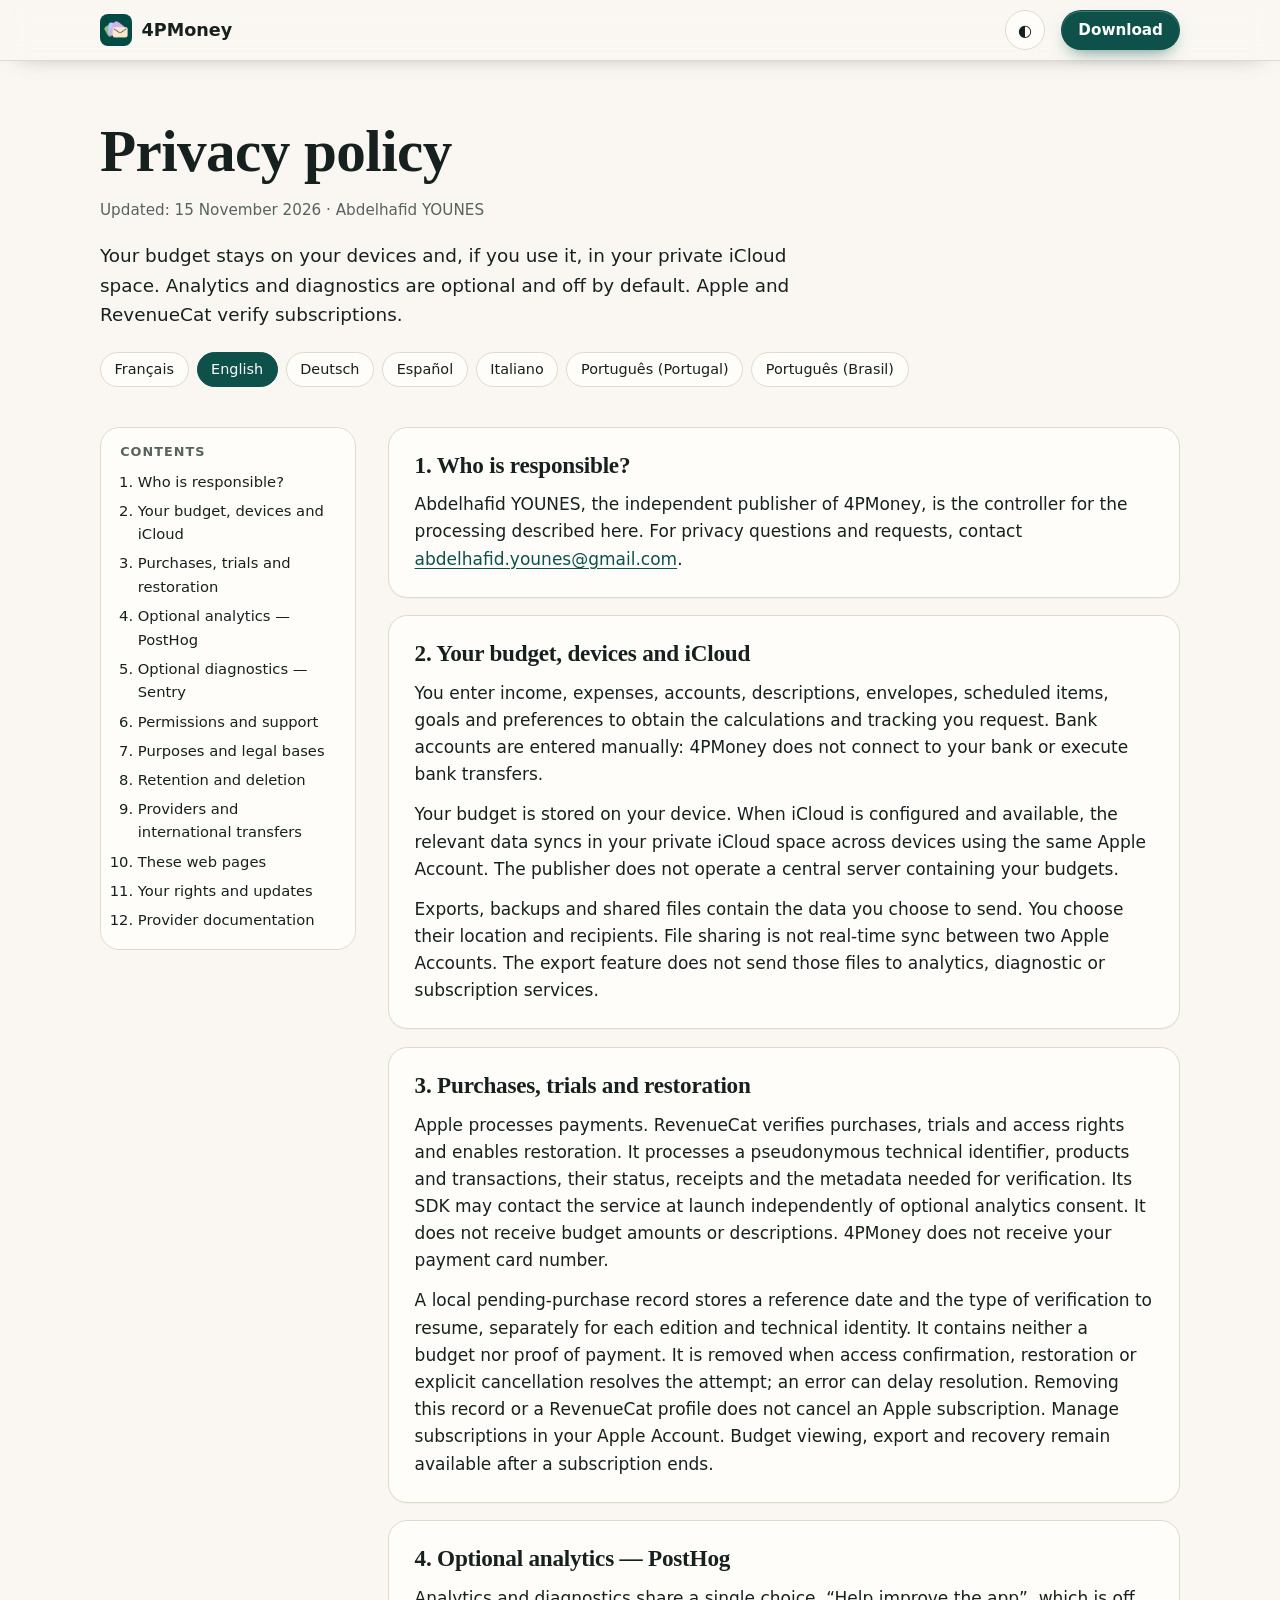
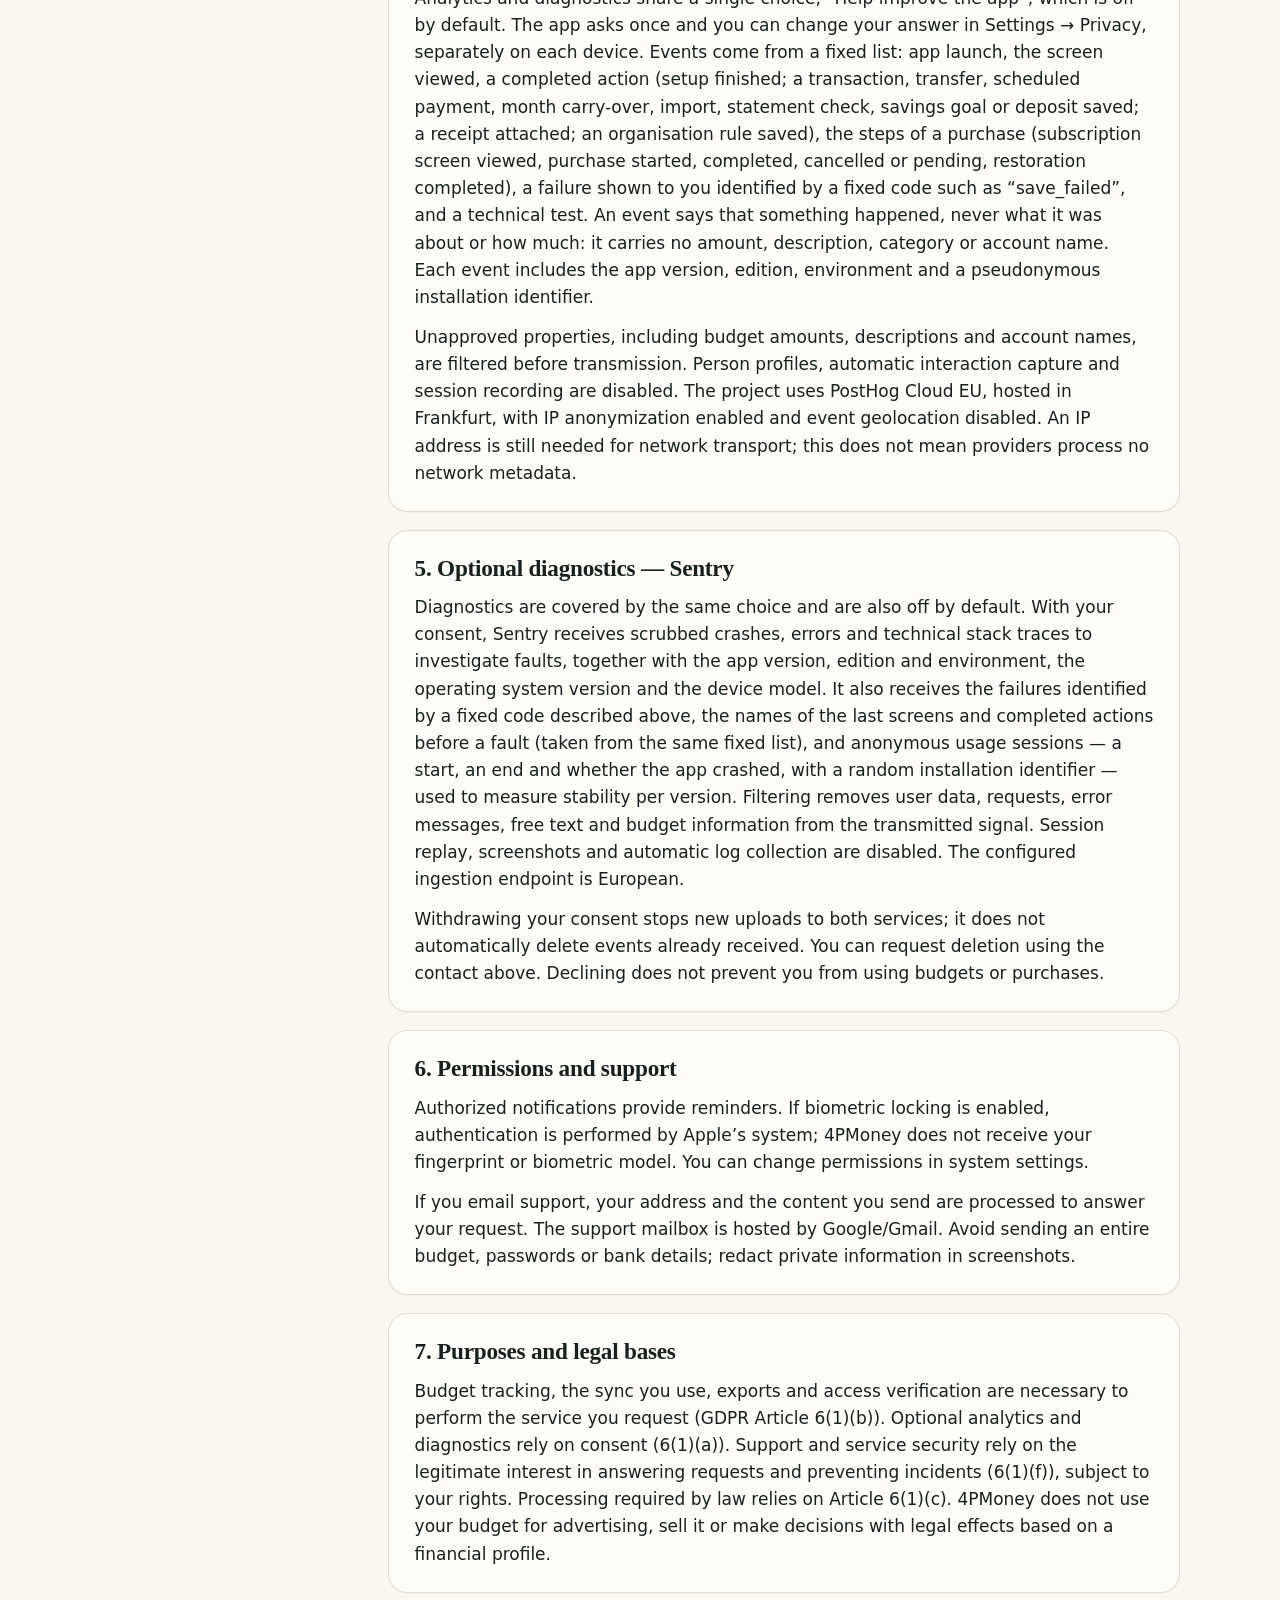
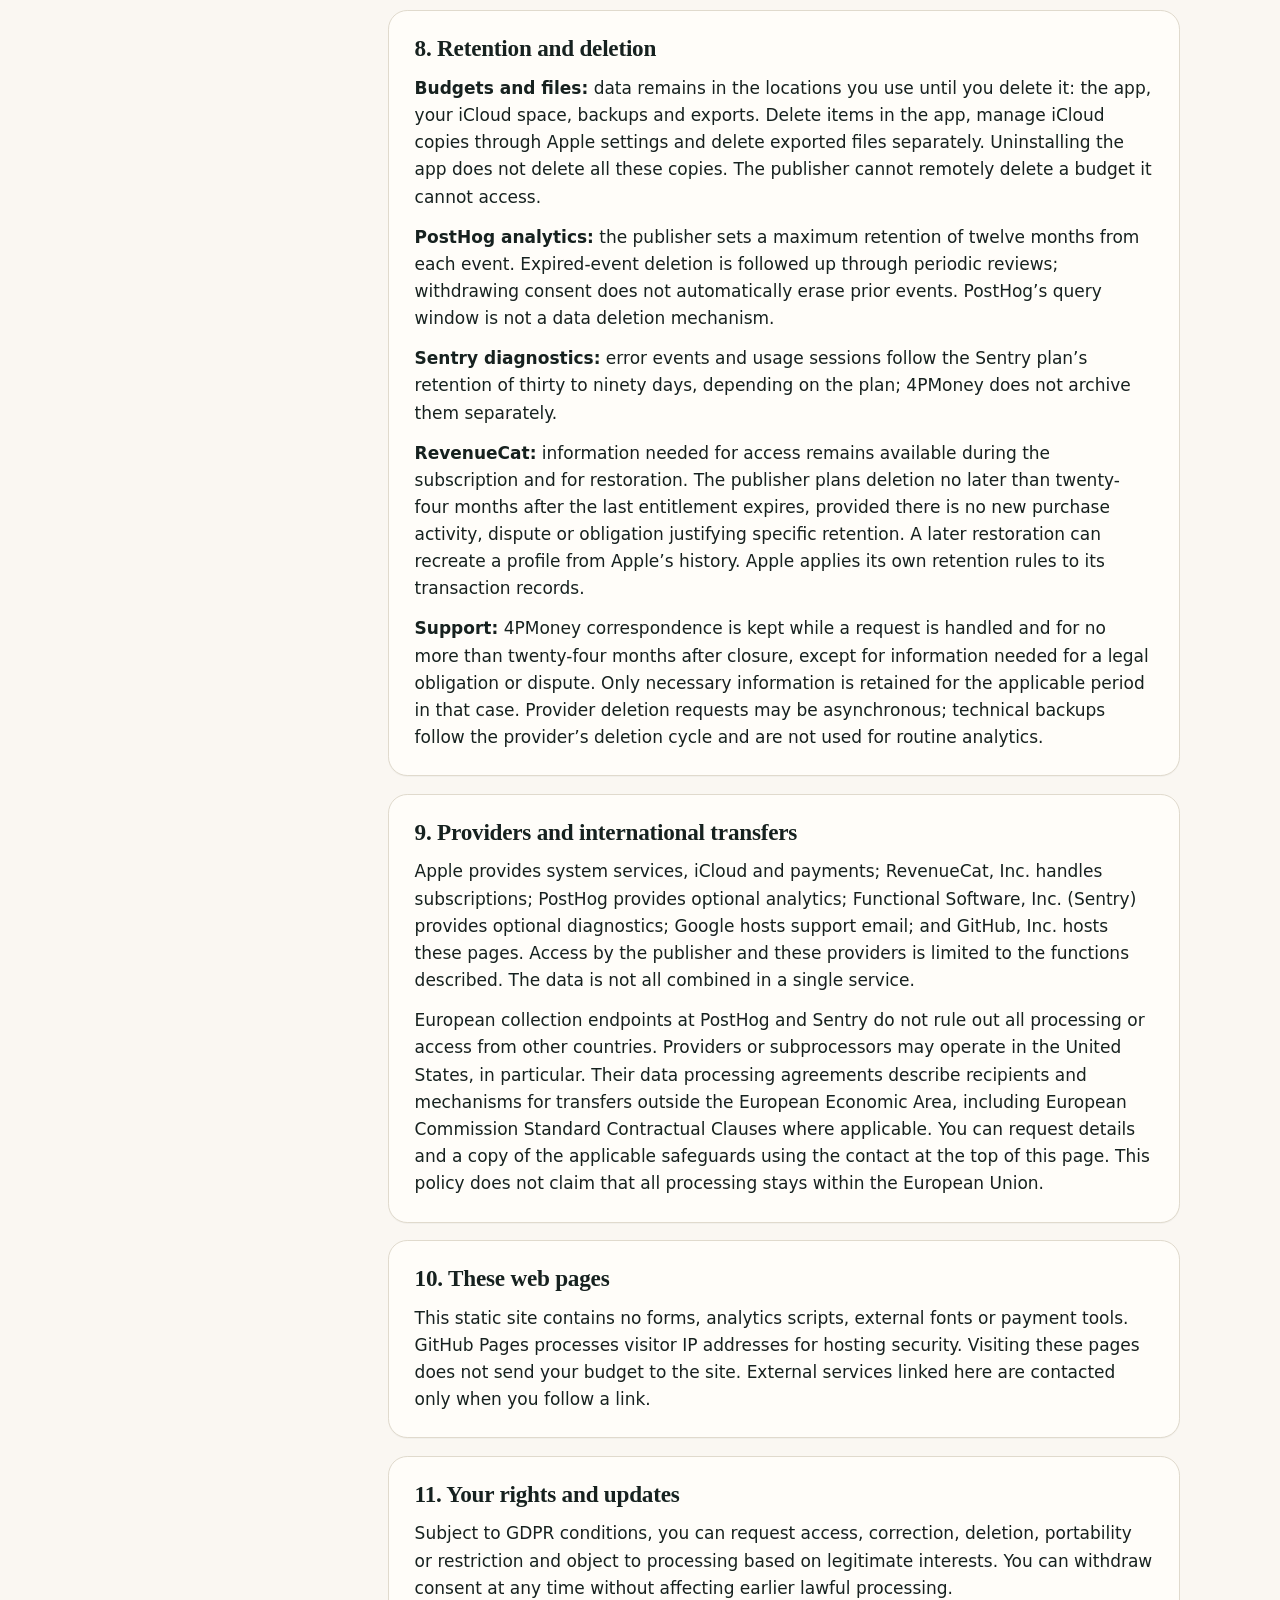
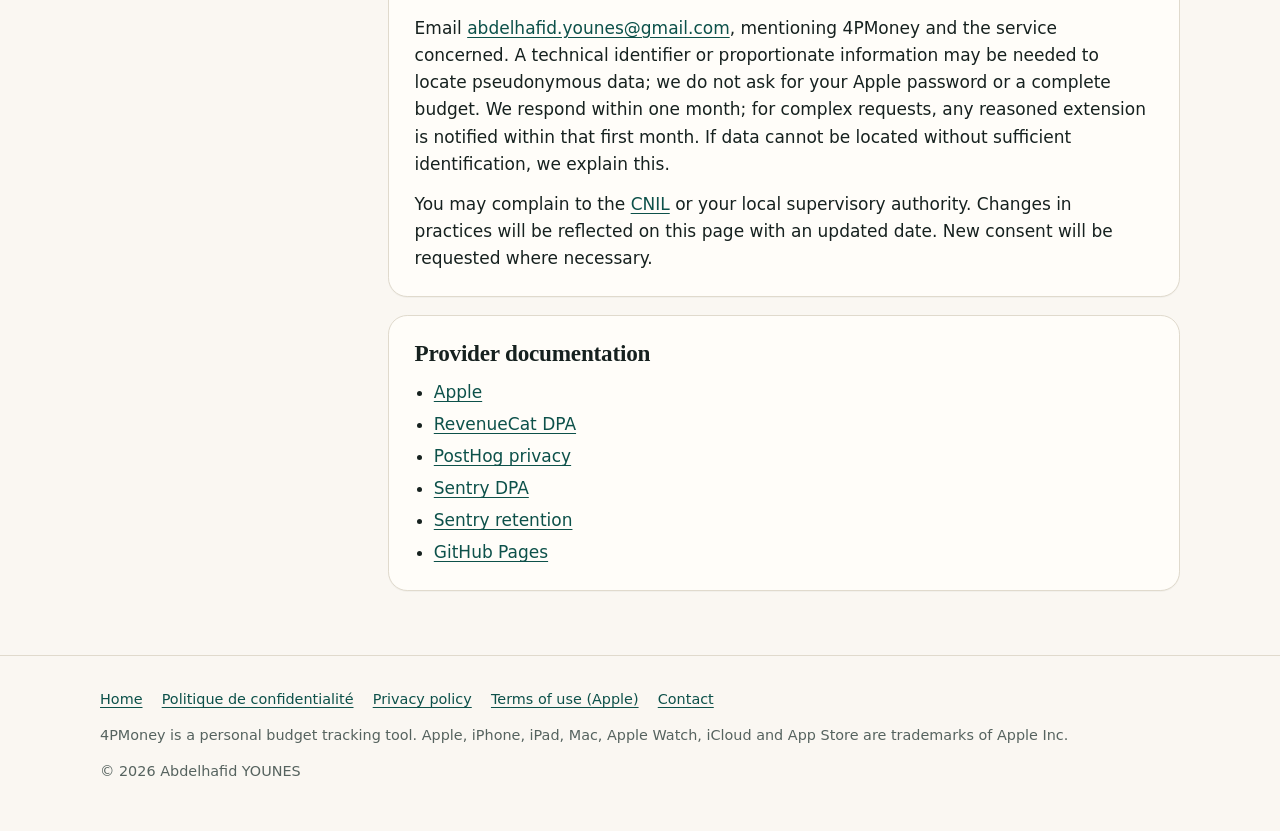
<file: privacy/index.html>
<!doctype html>
<html lang="en">
<head>
<meta charset="utf-8">
<meta name="viewport" content="width=device-width, initial-scale=1">
<title>4PMoney — Privacy policy</title>
<meta name="description" content="Your budget stays on your devices and, if you use it, in your private iCloud space. Analytics and diagnostics are optional and off by default. Apple and RevenueCat verify subscriptions.">
<meta name="theme-color" content="#faf7f2" media="(prefers-color-scheme: light)">
<meta name="theme-color" content="#101816" media="(prefers-color-scheme: dark)">
<link rel="icon" href="../assets/touch-icon.png">
<link rel="apple-touch-icon" href="../assets/touch-icon.png">
<style>
:root{
  --fond:#faf7f2;--carte:#fffdf9;--teinte:#f1ede4;--encre:#16211f;--doux:#56635f;--trait:#e0dacd;
  --accent:#0d514a;--accent-encre:#ffffff;--accent-doux:#dfe6e1;
  --prevoir:#2f6fd6;--plaisir:#b9770a;--profiter:#7a4fd0;--proteger:#0b8a62;
  --prevoir-f:#e8edf6;--plaisir-f:#fbf0e2;--profiter-f:#f0e6f4;--proteger-f:#e2f1e9;
  --alerte:#a3540c;--ombre:0 18px 50px rgba(22,33,31,.12);
}
@media (prefers-color-scheme:dark){:root:not([data-theme="light"]){
  --fond:#101816;--carte:#19221f;--teinte:#151e1b;--encre:#eef3f0;--doux:#a7b5af;--trait:#2b3733;
  --accent:#7fd2bb;--accent-encre:#0c1b18;--accent-doux:#20302b;
  --prevoir:#8fb6ff;--plaisir:#f1b65a;--profiter:#c2a4ff;--proteger:#6fd6b0;
  --prevoir-f:#1d2a3f;--plaisir-f:#352c1c;--profiter-f:#2c2540;--proteger-f:#17332a;
  --alerte:#f0a35a;--ombre:0 18px 50px rgba(0,0,0,.45);
}}
:root[data-theme="dark"]{
  --fond:#101816;--carte:#19221f;--teinte:#151e1b;--encre:#eef3f0;--doux:#a7b5af;--trait:#2b3733;
  --accent:#7fd2bb;--accent-encre:#0c1b18;--accent-doux:#20302b;
  --prevoir:#8fb6ff;--plaisir:#f1b65a;--profiter:#c2a4ff;--proteger:#6fd6b0;
  --prevoir-f:#1d2a3f;--plaisir-f:#352c1c;--profiter-f:#2c2540;--proteger-f:#17332a;
  --alerte:#f0a35a;--ombre:0 18px 50px rgba(0,0,0,.45);
}
*{box-sizing:border-box}
html{scroll-behavior:smooth;-webkit-text-size-adjust:100%}
body{margin:0;background:var(--fond);color:var(--encre);font:1.0625rem/1.6 -apple-system,BlinkMacSystemFont,"SF Pro Text","Segoe UI",system-ui,sans-serif;overflow-wrap:break-word}
img{max-width:100%;height:auto;display:block}
a{color:var(--accent);text-underline-offset:.2em}
a:focus-visible,button:focus-visible,input:focus-visible,summary:focus-visible{outline:3px solid var(--plaisir);outline-offset:3px;border-radius:6px}
.wrap{max-width:70rem;margin:0 auto;padding:0 1.25rem}
h1,h2,h3{font-family:"New York","Iowan Old Style",Georgia,serif;font-weight:600;line-height:1.15;letter-spacing:-.01em;margin:0;text-wrap:balance}
h1{font-size:clamp(2.2rem,6vw,3.7rem)}
h2{font-size:clamp(1.7rem,4vw,2.5rem)}
h3{font-size:1.25rem;font-family:inherit;font-weight:650;letter-spacing:0}
p{margin:0}
.sur{font-size:.8125rem;font-weight:650;letter-spacing:.12em;text-transform:uppercase;color:var(--accent)}
.chapo{font-size:1.2rem;color:var(--doux);max-width:38rem}
.num{font-variant-numeric:tabular-nums;font-feature-settings:"tnum"}
.skip{position:absolute;left:-999px}.skip:focus{left:1rem;top:1rem;background:var(--carte);padding:.5rem 1rem;z-index:20}

header.barre{position:sticky;top:0;z-index:10;background:color-mix(in srgb,var(--fond) 88%,transparent);backdrop-filter:saturate(1.4) blur(14px);-webkit-backdrop-filter:saturate(1.4) blur(14px);border-bottom:1px solid var(--trait)}
.barre .wrap{display:flex;align-items:center;gap:1rem;min-height:3.75rem}
.marque{display:flex;align-items:center;gap:.6rem;font-weight:700;font-size:1.1rem;color:var(--encre);text-decoration:none}
.marque img{width:2rem;height:2rem;border-radius:.5rem}
.barre nav{margin-left:auto;display:flex;gap:1.4rem;font-size:.95rem}
.barre nav a{color:var(--doux);text-decoration:none}.barre nav a:hover{color:var(--encre)}
.theme{border:1px solid var(--trait);background:var(--carte);color:var(--encre);border-radius:999px;width:2.5rem;height:2.5rem;cursor:pointer;font-size:1rem}
.langue{display:inline-grid;place-items:center;border:1px solid var(--trait);background:var(--carte);color:var(--encre);border-radius:999px;height:2.5rem;padding:0 .8rem;font-size:.85rem;font-weight:650;letter-spacing:.04em;text-decoration:none}.langue:hover{border-color:var(--accent)}
@media (max-width:26rem){.barre .wrap{gap:.45rem}.langue{padding:0 .55rem}.barre .btn.petit{padding-left:.8rem;padding-right:.8rem}}
@media (max-width:23rem){.marque{font-size:0;gap:0}}
.btn{display:inline-flex;align-items:center;justify-content:center;gap:.5rem;min-height:3rem;padding:.7rem 1.4rem;border-radius:999px;font-weight:650;text-decoration:none;border:1px solid transparent}
.btn.plein{background:var(--accent);color:var(--accent-encre)}
.btn.contour{border-color:var(--trait);color:var(--encre);background:var(--carte)}
.btn.petit{min-height:2.5rem;padding:.4rem 1rem;font-size:.95rem}

.hero{padding:4rem 0 3rem}
.hero .wrap{display:grid;grid-template-columns:1.05fr .95fr;gap:3rem;align-items:center}
.hero h1{margin:.9rem 0 1.2rem}
.actions{display:flex;flex-wrap:wrap;gap:.75rem;margin-top:1.8rem}
.garanties{list-style:none;padding:0;margin:1.8rem 0 0;display:flex;flex-wrap:wrap;gap:.5rem 1.4rem;color:var(--doux);font-size:.95rem}
.garanties li::before{content:"✓";color:var(--accent);font-weight:700;margin-right:.45rem}
.scene{position:relative;display:flex;justify-content:center;min-height:34rem}
.tel{width:min(19rem,74vw);border-radius:2.9rem;padding:.55rem;background:#0c1211;box-shadow:var(--ombre);border:1px solid #2a3532}
.tel img{border-radius:2.4rem;width:100%;aspect-ratio:1170/2532;object-fit:cover}
.montre{position:absolute;right:0;bottom:1.5rem;width:9.5rem;border-radius:2.2rem;padding:.5rem;background:#0c1211;border:1px solid #2a3532;box-shadow:var(--ombre)}
.montre img{border-radius:1.8rem}

section{padding:4.5rem 0}
section.teinte{background:var(--teinte);border-block:1px solid var(--trait)}
.tete{max-width:44rem;margin-bottom:2.5rem}.tete h2{margin:.7rem 0 1rem}

.quatre{display:grid;grid-template-columns:repeat(4,1fr);gap:1rem}
.env{border-radius:1.4rem;padding:1.4rem;border:1px solid var(--trait);position:relative;overflow:hidden}
.env::before{content:"";position:absolute;inset:0 0 auto 0;height:1.4rem;clip-path:polygon(0 0,100% 0,50% 100%);opacity:.5;background:currentColor}
.env.prevoir{background:var(--prevoir-f);color:var(--prevoir)}.env.plaisir{background:var(--plaisir-f);color:var(--plaisir)}
.env.profiter{background:var(--profiter-f);color:var(--profiter)}.env.proteger{background:var(--proteger-f);color:var(--proteger)}
.env h3{margin-top:1.2rem;color:var(--encre)}
.env .part{font-size:2.3rem;font-weight:700;font-family:ui-rounded,"SF Pro Rounded",system-ui,sans-serif;line-height:1.1;margin:.4rem 0}
.env p{color:var(--encre);opacity:.82;font-size:.95rem}

.simu{margin-top:2rem;background:var(--carte);border:1px solid var(--trait);border-radius:1.6rem;padding:1.6rem;box-shadow:var(--ombre);display:grid;grid-template-columns:.9fr 1.1fr;gap:2rem}
.simu label{display:flex;justify-content:space-between;gap:1rem;font-weight:600;margin-bottom:.4rem}
.simu label output{font-family:ui-rounded,"SF Pro Rounded",system-ui,sans-serif;color:var(--accent)}
.simu input[type=range]{width:100%;accent-color:var(--accent);height:2rem}
.champ{margin-bottom:1.3rem}
.simu .note{font-size:.9rem;color:var(--doux)}
.lignes{display:grid;gap:.7rem}
.ligne{display:grid;grid-template-columns:6.2rem 1fr 6.6rem;align-items:center;gap:.8rem;font-size:.98rem}
.ligne b{font-weight:650}
.jauge{height:.7rem;border-radius:999px;background:var(--accent-doux);overflow:hidden}
.jauge i{display:block;height:100%;border-radius:999px;width:0;transition:width .35s ease}
.ligne .somme{text-align:right;font-family:ui-rounded,"SF Pro Rounded",system-ui,sans-serif;font-weight:650}
.verdict{margin-top:1.1rem;padding:.9rem 1rem;border-radius:.9rem;background:var(--accent-doux);font-size:.95rem}
.verdict.alerte{color:var(--alerte);background:color-mix(in srgb,var(--alerte) 12%,var(--carte))}

.regles{display:grid;grid-template-columns:repeat(3,1fr);gap:1rem;margin-top:2rem}
.regle{background:var(--carte);border:1px solid var(--trait);border-radius:1.2rem;padding:1.3rem}
.regle h3{margin-bottom:.5rem;font-size:1.08rem}.regle p{color:var(--doux);font-size:.97rem}

.etapes{display:grid;gap:3.5rem}
.etape{display:grid;grid-template-columns:1fr 1fr;gap:3rem;align-items:center}
.etape:nth-child(even) .visuel{order:-1}
.etape .rang{display:inline-grid;place-items:center;width:2.4rem;height:2.4rem;border-radius:999px;background:var(--accent);color:var(--accent-encre);font-weight:700;margin-bottom:1rem}
.etape h3{font-size:1.5rem;margin-bottom:.7rem}.etape p{color:var(--doux)}
.etape ul{margin:1rem 0 0;padding-left:1.1rem;color:var(--doux)}.etape li{margin:.3rem 0}
.visuel{display:flex;justify-content:center}
.visuel .tel{width:min(16.5rem,70vw)}

.appareils{display:grid;grid-template-columns:1.5fr 1fr;gap:1.2rem}
.app{background:var(--carte);border:1px solid var(--trait);border-radius:1.5rem;padding:1.4rem;display:flex;flex-direction:column;gap:1rem}
.app h3{margin-bottom:.3rem}.app p{color:var(--doux);font-size:.97rem}
.app .cadre{border-radius:1rem;overflow:hidden;border:1px solid var(--trait);margin-top:auto}
.app.ipad .cadre{max-height:23rem}.app.ipad .cadre img{width:100%;object-fit:cover;object-position:top}
.app.large{grid-column:1/-1}

.piliers{display:grid;grid-template-columns:repeat(2,1fr);gap:1rem}
.pilier{background:var(--carte);border:1px solid var(--trait);border-radius:1.2rem;padding:1.4rem}
.pilier h3{margin-bottom:.5rem}.pilier p{color:var(--doux)}
.avis{margin-top:1.5rem;font-size:.95rem;color:var(--doux);border-left:3px solid var(--accent);padding-left:1rem;max-width:48rem}

.offres{display:grid;grid-template-columns:repeat(2,1fr);gap:1.2rem;max-width:56rem}
.offre{background:var(--carte);border:1px solid var(--trait);border-radius:1.5rem;padding:1.6rem}
.offre.mise{border:2px solid var(--accent)}
.offre h3{font-size:1.35rem}.offre .sous{color:var(--doux);margin:.3rem 0 1rem}
.offre ul{list-style:none;padding:0;margin:0;display:grid;gap:.55rem}
.offre li{padding-left:1.6rem;position:relative}
.offre li::before{content:"✓";position:absolute;left:0;color:var(--accent);font-weight:700}
.offre li.non{color:var(--doux)}.offre li.non::before{content:"–";color:var(--doux)}

.tele{display:grid;grid-template-columns:repeat(3,1fr);gap:1rem}
.edition{background:var(--carte);border:1px solid var(--trait);border-radius:1.4rem;padding:1.5rem;display:flex;flex-direction:column;gap:.7rem;align-items:flex-start}
.edition p{color:var(--doux);font-size:.97rem;flex:1}
.pas{counter-reset:pas;list-style:none;padding:0;margin:2rem 0 0;display:grid;grid-template-columns:repeat(3,1fr);gap:1rem}
.pas li{counter-increment:pas;padding-left:2.8rem;position:relative;color:var(--doux)}
.pas li::before{content:counter(pas);position:absolute;left:0;top:0;width:2rem;height:2rem;border-radius:999px;border:1.5px solid var(--accent);color:var(--accent);display:grid;place-items:center;font-weight:700}
.pas b{color:var(--encre);display:block}

.faq{max-width:48rem}
details{border-bottom:1px solid var(--trait);padding:1.1rem 0}
summary{cursor:pointer;font-weight:650;font-size:1.08rem;list-style:none;display:flex;justify-content:space-between;gap:1rem}
summary::-webkit-details-marker{display:none}
summary::after{content:"+";color:var(--accent);font-size:1.4rem;line-height:1}
details[open] summary::after{content:"–"}
details p{margin-top:.7rem;color:var(--doux)}

.fin{text-align:center}.fin img{width:5.5rem;height:5.5rem;border-radius:1.3rem;margin:0 auto 1.4rem;box-shadow:var(--ombre)}
.fin .chapo{margin:1rem auto 0}.fin .actions{justify-content:center}
footer{border-top:1px solid var(--trait);padding:2rem 0 3rem;font-size:.9rem;color:var(--doux)}
footer .wrap{display:grid;gap:.8rem}
footer nav{display:flex;flex-wrap:wrap;gap:.4rem 1.2rem}

.reveler{opacity:0;transform:translateY(14px);transition:opacity .6s ease,transform .6s ease}
.reveler.vu{opacity:1;transform:none}
@media (prefers-reduced-motion:reduce){html{scroll-behavior:auto}.reveler{opacity:1;transform:none;transition:none}.jauge i{transition:none}}
@media (max-width:60rem){
  .hero .wrap,.simu,.etape,.appareils{grid-template-columns:1fr}
  .etape:nth-child(even) .visuel{order:0}
  .quatre,.piliers{grid-template-columns:repeat(2,1fr)}
  .regles,.tele,.pas{grid-template-columns:1fr}
  .barre nav{display:none}.theme{margin-left:auto}
  .scene{min-height:0}
}
@media (max-width:36rem){
  section{padding:3.2rem 0}.hero{padding:2.5rem 0 2rem}
  .wrap{padding:0 1rem}
  .quatre,.piliers,.offres{grid-template-columns:1fr}
  .montre{width:7.5rem;right:-.2rem}
  .ligne{grid-template-columns:5.2rem 1fr 5.6rem;gap:.5rem;font-size:.92rem}
  .btn{width:100%}
  .barre .btn{width:auto}.marque{flex-shrink:0}
}

/* ——— Profondeur : lumière, relief et plans successifs ——— */
:root{
  --relief:0 1px 2px rgba(22,33,31,.06),0 6px 14px -4px rgba(22,33,31,.08),0 22px 44px -18px rgba(22,33,31,.16);
  --relief-haut:0 2px 4px rgba(22,33,31,.07),0 14px 28px -8px rgba(22,33,31,.14),0 40px 70px -24px rgba(22,33,31,.24);
  --appareil:0 2px 3px rgba(8,14,13,.35),0 18px 30px -10px rgba(8,14,13,.32),0 60px 90px -30px rgba(8,14,13,.42);
  --reflet:inset 0 1px 0 rgba(255,255,255,.75);--halo:.30;
}
@media (prefers-color-scheme:dark){:root:not([data-theme="light"]){
  --relief:0 1px 2px rgba(0,0,0,.35),0 8px 18px -6px rgba(0,0,0,.4),0 26px 50px -20px rgba(0,0,0,.55);
  --relief-haut:0 2px 4px rgba(0,0,0,.4),0 16px 32px -8px rgba(0,0,0,.5),0 44px 80px -24px rgba(0,0,0,.7);
  --appareil:0 2px 3px rgba(0,0,0,.6),0 18px 30px -10px rgba(0,0,0,.6),0 60px 90px -30px rgba(0,0,0,.8);
  --reflet:inset 0 1px 0 rgba(255,255,255,.06);--halo:.22;
}}
:root[data-theme="dark"]{
  --relief:0 1px 2px rgba(0,0,0,.35),0 8px 18px -6px rgba(0,0,0,.4),0 26px 50px -20px rgba(0,0,0,.55);
  --relief-haut:0 2px 4px rgba(0,0,0,.4),0 16px 32px -8px rgba(0,0,0,.5),0 44px 80px -24px rgba(0,0,0,.7);
  --appareil:0 2px 3px rgba(0,0,0,.6),0 18px 30px -10px rgba(0,0,0,.6),0 60px 90px -30px rgba(0,0,0,.8);
  --reflet:inset 0 1px 0 rgba(255,255,255,.06);--halo:.22;
}

/* Les appareils inclinés ne doivent jamais élargir la page. */
main{overflow-x:clip}
/* Fond du haut de page : quatre lueurs aux couleurs des enveloppes, derrière tout le reste. */
.hero{position:relative;overflow:hidden;isolation:isolate}
.hero::before{content:"";position:absolute;inset:-20% -10% -10%;z-index:-1;pointer-events:none;opacity:var(--halo);filter:blur(60px);
  background:
    radial-gradient(34rem 26rem at 78% 30%,var(--prevoir),transparent 70%),
    radial-gradient(26rem 22rem at 96% 72%,var(--profiter),transparent 70%),
    radial-gradient(24rem 20rem at 58% 88%,var(--plaisir),transparent 70%),
    radial-gradient(26rem 20rem at 8% 6%,var(--proteger),transparent 70%)}
.hero::after{content:"";position:absolute;inset:auto 0 0;height:7rem;z-index:-1;pointer-events:none;background:linear-gradient(to bottom,transparent,var(--fond))}

/* Téléphone : châssis à reflet, encoche étroite, vitre, ombre portée en trois couches. */
.tel{position:relative;background:linear-gradient(145deg,#4b5654 0%,#0c1211 22%,#0a0f0e 78%,#39433f 100%);border:0;
  box-shadow:inset 0 0 0 1.5px rgba(255,255,255,.14),inset 0 0 0 3px #050908,var(--appareil)}
.tel::before{content:"";position:absolute;z-index:2;left:50%;top:calc(.55rem + 1.55%);width:20%;aspect-ratio:3.2/1;transform:translateX(-50%);border-radius:999px;
  background:radial-gradient(circle at 76% 50%,#1b2a3a 0 9%,#0b1016 10% 15%,transparent 16%),#000;box-shadow:0 0 0 1px rgba(255,255,255,.05)}
.tel::after{content:"";position:absolute;inset:.55rem;z-index:1;border-radius:2.4rem;pointer-events:none;
  background:linear-gradient(118deg,rgba(255,255,255,.16) 0%,rgba(255,255,255,.04) 22%,transparent 38%)}
.visuel .tel::before{top:calc(.55rem + 1.55%)}
.montre{background:linear-gradient(145deg,#4b5654 0%,#0c1211 24%,#0a0f0e 76%,#39433f 100%);border:0;
  box-shadow:inset 0 0 0 1.5px rgba(255,255,255,.14),var(--appareil)}

/* Scène d'ouverture : téléphone incliné, montre au premier plan, socle lumineux et ombre au sol. */
.scene{perspective:1500px;--tx:0;--ty:0;--d:0px}
.scene::before{content:"";position:absolute;left:50%;top:46%;width:30rem;max-width:120%;aspect-ratio:1;transform:translate(-50%,-50%);border-radius:50%;z-index:-1;pointer-events:none;
  background:radial-gradient(closest-side,color-mix(in srgb,var(--carte) 85%,transparent),transparent 72%)}
.scene::after{content:"";position:absolute;left:50%;bottom:-1.6rem;width:19rem;max-width:80%;height:2.6rem;transform:translateX(-46%);border-radius:50%;z-index:-1;pointer-events:none;
  background:radial-gradient(closest-side,rgba(8,14,13,.38),transparent);filter:blur(10px)}
.scene .tel{transform:translateY(calc(var(--d) * -.35)) rotateY(calc(-13deg + var(--tx) * 6deg)) rotateX(calc(5deg + var(--ty) * -5deg)) rotateZ(1.2deg);transform-origin:50% 60%;transition:transform .5s cubic-bezier(.2,.7,.2,1);will-change:transform}
.scene .montre{z-index:3;transform:translateY(calc(var(--d) * -.9)) translateZ(90px) rotateY(calc(9deg + var(--tx) * 9deg)) rotateX(calc(var(--ty) * -6deg)) rotateZ(-3deg);transition:transform .5s cubic-bezier(.2,.7,.2,1);will-change:transform}

/* Captures des étapes : inclinaison alternée et lueur de la couleur de l'enveloppe concernée. */
.visuel{perspective:1300px;position:relative;isolation:isolate}
.visuel::before{content:"";position:absolute;left:50%;top:50%;width:26rem;max-width:115%;aspect-ratio:1;transform:translate(-50%,-50%);border-radius:50%;z-index:-1;pointer-events:none;filter:blur(40px);opacity:var(--halo);
  background:radial-gradient(closest-side,var(--lueur,var(--prevoir)),transparent 75%)}
.etape:nth-child(2) .visuel{--lueur:var(--plaisir)}.etape:nth-child(3) .visuel{--lueur:var(--proteger)}
.visuel .tel{transform:rotateY(-11deg) rotateX(3deg);transition:transform .7s cubic-bezier(.2,.7,.2,1)}
.etape:nth-child(even) .visuel .tel{transform:rotateY(11deg) rotateX(3deg)}
.etape:hover .visuel .tel{transform:rotateY(-4deg) rotateX(1deg) translateY(-6px)}
.etape:nth-child(even):hover .visuel .tel{transform:rotateY(4deg) rotateX(1deg) translateY(-6px)}

/* Cartes : reflet en haut, ombre en couches, léger soulèvement au survol. */
.env,.regle,.app,.pilier,.offre,.edition{box-shadow:var(--reflet),var(--relief);transition:transform .35s cubic-bezier(.2,.7,.2,1),box-shadow .35s ease}
.simu{box-shadow:var(--reflet),var(--relief-haut)}
.offre.mise{box-shadow:var(--reflet),var(--relief-haut);transform:translateY(-.5rem)}
@media (hover:hover){
  .env:hover,.regle:hover,.app:hover,.pilier:hover,.edition:hover,.offre:hover{transform:translateY(-5px);box-shadow:var(--reflet),var(--relief-haut)}
  .offre.mise:hover{transform:translateY(-.8rem)}
}
.env{background-image:linear-gradient(160deg,color-mix(in srgb,var(--carte) 55%,transparent),transparent 55%)}
.app .cadre{box-shadow:var(--relief)}
.btn.plein{box-shadow:inset 0 1px 0 rgba(255,255,255,.22),0 8px 18px -8px color-mix(in srgb,var(--accent) 70%,transparent)}
.btn{transition:transform .2s ease,box-shadow .2s ease}.btn:hover{transform:translateY(-1px)}
.fin img{box-shadow:var(--relief-haut)}
.etape .rang{box-shadow:0 6px 14px -6px color-mix(in srgb,var(--accent) 80%,transparent)}

/* Sections teintées : en creux, comme un plan situé derrière la page. */
section.teinte{background:linear-gradient(to bottom,color-mix(in srgb,var(--teinte) 100%,transparent),var(--teinte) 60%,color-mix(in srgb,var(--teinte) 70%,var(--fond)));box-shadow:inset 0 14px 22px -18px rgba(8,14,13,.22),inset 0 -14px 22px -18px rgba(8,14,13,.14)}
header.barre{box-shadow:0 10px 24px -20px rgba(8,14,13,.5)}

@media (max-width:60rem){
  .scene{margin-top:1rem;padding-bottom:1.5rem}
  .scene .tel{transform:rotateY(-8deg) rotateX(3deg) rotateZ(.8deg)}
  .scene .montre{transform:translateZ(60px) rotateY(7deg) rotateZ(-3deg)}
  .visuel .tel,.etape:nth-child(even) .visuel .tel{transform:rotateY(-7deg) rotateX(2deg)}
  .offre.mise{transform:none}
}
@media (prefers-reduced-motion:reduce){
  .scene .tel,.scene .montre,.visuel .tel,.env,.regle,.app,.pilier,.offre,.edition,.btn{transition:none}
  .env:hover,.regle:hover,.app:hover,.pilier:hover,.edition:hover,.offre:hover,.btn:hover{transform:none}
}

/* Privacy page: the commercial design, sections as cards */
.entete{padding:3.5rem 0 1.5rem}
.entete h1{hyphens:auto;-webkit-hyphens:auto}
.entete .maj{margin-top:.8rem;color:var(--doux);font-size:.95rem}
.entete .resume{margin-top:1.2rem;max-width:46rem;font-size:1.15rem;color:var(--encre)}
.langues{display:flex;flex-wrap:wrap;gap:.5rem;margin-top:1.4rem}
.langues a{border:1px solid var(--trait);background:var(--carte);color:var(--encre);border-radius:999px;padding:.3rem .85rem;font-size:.9rem;text-decoration:none}
.langues a[aria-current]{background:var(--accent);border-color:var(--accent);color:var(--accent-encre)}
.politique{display:grid;grid-template-columns:16rem 1fr;gap:2rem;align-items:start;padding:1rem 0 4rem}
.sommaire{position:sticky;top:5rem;background:var(--carte);border:1px solid var(--trait);border-radius:1.2rem;padding:1.1rem 1.2rem;font-size:.92rem}
.sommaire h2{font-family:inherit;font-size:.8rem;text-transform:uppercase;letter-spacing:.08em;color:var(--doux);margin-bottom:.6rem}
.sommaire ol{margin:0;padding-left:1.1rem;display:grid;gap:.35rem}
.sommaire a{color:var(--encre);text-decoration:none}.sommaire a:hover{color:var(--accent);text-decoration:underline}
.cartes{display:grid;gap:1.1rem}
.cartes article{background:var(--carte);border:1px solid var(--trait);border-radius:1.2rem;padding:1.5rem 1.6rem;box-shadow:0 1px 0 rgba(22,33,31,.03);scroll-margin-top:5rem}
.cartes article h2{font-size:1.45rem;margin-bottom:.8rem}
.cartes article p+p{margin-top:.8rem}
.cartes article ul{margin:.4rem 0 0;padding-left:1.2rem;display:grid;gap:.3rem}
@media (max-width:60rem){.politique{grid-template-columns:1fr}.sommaire{position:static}}
@media (max-width:36rem){.entete{padding:2.4rem 0 1rem}.entete h1{font-size:clamp(1.9rem,8.5vw,2.4rem)}.cartes article{padding:1.2rem}}
</style>
</head>
<body>
<a class="skip" href="#contenu">Skip to content</a>

<header class="barre">
  <div class="wrap">
    <a class="marque" href="../en/"><img src="../assets/touch-icon.png" alt="" width="64" height="64">4PMoney</a>
    <button class="theme" id="theme" type="button" aria-label="Switch between light and dark theme" style="margin-left:auto">◐</button>
    <a class="btn plein petit" href="../en/#telecharger">Download</a>
  </div>
</header>

<main id="contenu">
  <div class="wrap">
    <div class="entete">
      <h1>Privacy policy</h1>
      <p class="maj">Updated: 15 November 2026 · Abdelhafid YOUNES</p>
      <p class="resume">Your budget stays on your devices and, if you use it, in your private iCloud space. Analytics and diagnostics are optional and off by default. Apple and RevenueCat verify subscriptions.</p>
      <nav class="langues" aria-label="Languages"><a href="../confidentialite/" lang="fr" hreflang="fr">Français</a><a href="../privacy/" lang="en" hreflang="en" aria-current="page">English</a><a href="../privacy/de/" lang="de" hreflang="de">Deutsch</a><a href="../privacy/es/" lang="es" hreflang="es">Español</a><a href="../privacy/it/" lang="it" hreflang="it">Italiano</a><a href="../privacy/pt/" lang="pt-PT" hreflang="pt-PT">Português (Portugal)</a><a href="../privacy/pt-br/" lang="pt-BR" hreflang="pt-BR">Português (Brasil)</a></nav>
    </div>
    <div class="politique">
      <nav class="sommaire" aria-labelledby="sommaire-titre"><h2 id="sommaire-titre">Contents</h2><ol><li><a href="#section-1">Who is responsible?</a></li><li><a href="#section-2">Your budget, devices and iCloud</a></li><li><a href="#section-3">Purchases, trials and restoration</a></li><li><a href="#section-4">Optional analytics — PostHog</a></li><li><a href="#section-5">Optional diagnostics — Sentry</a></li><li><a href="#section-6">Permissions and support</a></li><li><a href="#section-7">Purposes and legal bases</a></li><li><a href="#section-8">Retention and deletion</a></li><li><a href="#section-9">Providers and international transfers</a></li><li><a href="#section-10">These web pages</a></li><li><a href="#section-11">Your rights and updates</a></li><li><a href="#section-12">Provider documentation</a></li></ol></nav>
      <div class="cartes">
<article aria-labelledby="section-1"><h2 id="section-1">1. Who is responsible?</h2><p>Abdelhafid YOUNES, the independent publisher of 4PMoney, is the controller for the processing described here. For privacy questions and requests, contact <a href="mailto:abdelhafid.younes@gmail.com">abdelhafid.younes@gmail.com</a>.</p></article>
<article aria-labelledby="section-2"><h2 id="section-2">2. Your budget, devices and iCloud</h2><p>You enter income, expenses, accounts, descriptions, envelopes, scheduled items, goals and preferences to obtain the calculations and tracking you request. Bank accounts are entered manually: 4PMoney does not connect to your bank or execute bank transfers.</p><p>Your budget is stored on your device. When iCloud is configured and available, the relevant data syncs in your private iCloud space across devices using the same Apple Account. The publisher does not operate a central server containing your budgets.</p><p>Exports, backups and shared files contain the data you choose to send. You choose their location and recipients. File sharing is not real-time sync between two Apple Accounts. The export feature does not send those files to analytics, diagnostic or subscription services.</p></article>
<article aria-labelledby="section-3"><h2 id="section-3">3. Purchases, trials and restoration</h2><p>Apple processes payments. RevenueCat verifies purchases, trials and access rights and enables restoration. It processes a pseudonymous technical identifier, products and transactions, their status, receipts and the metadata needed for verification. Its SDK may contact the service at launch independently of optional analytics consent. It does not receive budget amounts or descriptions. 4PMoney does not receive your payment card number.</p><p>A local pending-purchase record stores a reference date and the type of verification to resume, separately for each edition and technical identity. It contains neither a budget nor proof of payment. It is removed when access confirmation, restoration or explicit cancellation resolves the attempt; an error can delay resolution. Removing this record or a RevenueCat profile does not cancel an Apple subscription. Manage subscriptions in your Apple Account. Budget viewing, export and recovery remain available after a subscription ends.</p></article>
<article aria-labelledby="section-4"><h2 id="section-4">4. Optional analytics — PostHog</h2><p>Analytics and diagnostics share a single choice, “Help improve the app”, which is off by default. The app asks once and you can change your answer in Settings → Privacy, separately on each device. Events come from a fixed list: app launch, the screen viewed, a completed action (setup finished; a transaction, transfer, scheduled payment, month carry-over, import, statement check, savings goal or deposit saved; a receipt attached; an organisation rule saved), the steps of a purchase (subscription screen viewed, purchase started, completed, cancelled or pending, restoration completed), a failure shown to you identified by a fixed code such as “save_failed”, and a technical test. An event says that something happened, never what it was about or how much: it carries no amount, description, category or account name. Each event includes the app version, edition, environment and a pseudonymous installation identifier.</p><p>Unapproved properties, including budget amounts, descriptions and account names, are filtered before transmission. Person profiles, automatic interaction capture and session recording are disabled. The project uses PostHog Cloud EU, hosted in Frankfurt, with IP anonymization enabled and event geolocation disabled. An IP address is still needed for network transport; this does not mean providers process no network metadata.</p></article>
<article aria-labelledby="section-5"><h2 id="section-5">5. Optional diagnostics — Sentry</h2><p>Diagnostics are covered by the same choice and are also off by default. With your consent, Sentry receives scrubbed crashes, errors and technical stack traces to investigate faults, together with the app version, edition and environment, the operating system version and the device model. It also receives the failures identified by a fixed code described above, the names of the last screens and completed actions before a fault (taken from the same fixed list), and anonymous usage sessions — a start, an end and whether the app crashed, with a random installation identifier — used to measure stability per version. Filtering removes user data, requests, error messages, free text and budget information from the transmitted signal. Session replay, screenshots and automatic log collection are disabled. The configured ingestion endpoint is European.</p><p>Withdrawing your consent stops new uploads to both services; it does not automatically delete events already received. You can request deletion using the contact above. Declining does not prevent you from using budgets or purchases.</p></article>
<article aria-labelledby="section-6"><h2 id="section-6">6. Permissions and support</h2><p>Authorized notifications provide reminders. If biometric locking is enabled, authentication is performed by Apple’s system; 4PMoney does not receive your fingerprint or biometric model. You can change permissions in system settings.</p><p>If you email support, your address and the content you send are processed to answer your request. The support mailbox is hosted by Google/Gmail. Avoid sending an entire budget, passwords or bank details; redact private information in screenshots.</p></article>
<article aria-labelledby="section-7"><h2 id="section-7">7. Purposes and legal bases</h2><p>Budget tracking, the sync you use, exports and access verification are necessary to perform the service you request (GDPR Article 6(1)(b)). Optional analytics and diagnostics rely on consent (6(1)(a)). Support and service security rely on the legitimate interest in answering requests and preventing incidents (6(1)(f)), subject to your rights. Processing required by law relies on Article 6(1)(c). 4PMoney does not use your budget for advertising, sell it or make decisions with legal effects based on a financial profile.</p></article>
<article aria-labelledby="section-8"><h2 id="section-8">8. Retention and deletion</h2><p><strong>Budgets and files:</strong> data remains in the locations you use until you delete it: the app, your iCloud space, backups and exports. Delete items in the app, manage iCloud copies through Apple settings and delete exported files separately. Uninstalling the app does not delete all these copies. The publisher cannot remotely delete a budget it cannot access.</p><p><strong>PostHog analytics:</strong> the publisher sets a maximum retention of twelve months from each event. Expired-event deletion is followed up through periodic reviews; withdrawing consent does not automatically erase prior events. PostHog’s query window is not a data deletion mechanism.</p><p><strong>Sentry diagnostics:</strong> error events and usage sessions follow the Sentry plan’s retention of thirty to ninety days, depending on the plan; 4PMoney does not archive them separately.</p><p><strong>RevenueCat:</strong> information needed for access remains available during the subscription and for restoration. The publisher plans deletion no later than twenty-four months after the last entitlement expires, provided there is no new purchase activity, dispute or obligation justifying specific retention. A later restoration can recreate a profile from Apple’s history. Apple applies its own retention rules to its transaction records.</p><p><strong>Support:</strong> 4PMoney correspondence is kept while a request is handled and for no more than twenty-four months after closure, except for information needed for a legal obligation or dispute. Only necessary information is retained for the applicable period in that case. Provider deletion requests may be asynchronous; technical backups follow the provider’s deletion cycle and are not used for routine analytics.</p></article>
<article aria-labelledby="section-9"><h2 id="section-9">9. Providers and international transfers</h2><p>Apple provides system services, iCloud and payments; RevenueCat, Inc. handles subscriptions; PostHog provides optional analytics; Functional Software, Inc. (Sentry) provides optional diagnostics; Google hosts support email; and GitHub, Inc. hosts these pages. Access by the publisher and these providers is limited to the functions described. The data is not all combined in a single service.</p><p>European collection endpoints at PostHog and Sentry do not rule out all processing or access from other countries. Providers or subprocessors may operate in the United States, in particular. Their data processing agreements describe recipients and mechanisms for transfers outside the European Economic Area, including European Commission Standard Contractual Clauses where applicable. You can request details and a copy of the applicable safeguards using the contact at the top of this page. This policy does not claim that all processing stays within the European Union.</p></article>
<article aria-labelledby="section-10"><h2 id="section-10">10. These web pages</h2><p>This static site contains no forms, analytics scripts, external fonts or payment tools. GitHub Pages processes visitor IP addresses for hosting security. Visiting these pages does not send your budget to the site. External services linked here are contacted only when you follow a link.</p></article>
<article aria-labelledby="section-11"><h2 id="section-11">11. Your rights and updates</h2><p>Subject to GDPR conditions, you can request access, correction, deletion, portability or restriction and object to processing based on legitimate interests. You can withdraw consent at any time without affecting earlier lawful processing.</p><p>Email <a href="mailto:abdelhafid.younes@gmail.com">abdelhafid.younes@gmail.com</a>, mentioning 4PMoney and the service concerned. A technical identifier or proportionate information may be needed to locate pseudonymous data; we do not ask for your Apple password or a complete budget. We respond within one month; for complex requests, any reasoned extension is notified within that first month. If data cannot be located without sufficient identification, we explain this.</p><p>You may complain to the <a href="https://www.cnil.fr/en">CNIL</a> or your local supervisory authority. Changes in practices will be reflected on this page with an updated date. New consent will be requested where necessary.</p></article>
<article aria-labelledby="section-12"><h2 id="section-12">Provider documentation</h2><ul><li><a href="https://www.apple.com/legal/privacy/">Apple</a></li><li><a href="https://www.revenuecat.com/dpa">RevenueCat DPA</a></li><li><a href="https://posthog.com/docs/privacy">PostHog privacy</a></li><li><a href="https://sentry.io/legal/dpa/">Sentry DPA</a></li><li><a href="https://docs.sentry.io/security-legal-pii/security/data-retention-periods/">Sentry retention</a></li><li><a href="https://docs.github.com/en/pages/getting-started-with-github-pages/what-is-github-pages#data-collection">GitHub Pages</a></li></ul></article>
      </div>
    </div>
  </div>
</main>

<footer>
  <div class="wrap">
    <nav aria-label="Useful links">
      <a href="../en/">Home</a>
      <a href="../confidentialite/" lang="fr" hreflang="fr">Politique de confidentialité</a>
      <a href="../privacy/" lang="en" hreflang="en">Privacy policy</a>
      <a href="https://www.apple.com/legal/internet-services/itunes/dev/stdeula/">Terms of use (Apple)</a>
      <a href="mailto:abdelhafid.younes@gmail.com?subject=4PMoney">Contact</a>
    </nav>
    <p>4PMoney is a personal budget tracking tool. Apple, iPhone, iPad, Mac, Apple Watch, iCloud and App Store are trademarks of Apple Inc.</p>
    <p>© 2026 Abdelhafid YOUNES</p>
  </div>
</footer>

<script>
(function(){
  var racine=document.documentElement,cle="4pmoney-theme";
  function sombre(){var t=racine.getAttribute("data-theme");return t?t==="dark":matchMedia("(prefers-color-scheme: dark)").matches}
  try{var m=localStorage.getItem(cle);if(m)racine.setAttribute("data-theme",m)}catch(e){}
  document.getElementById("theme").addEventListener("click",function(){
    var n=sombre()?"light":"dark";racine.setAttribute("data-theme",n);
    try{localStorage.setItem(cle,n)}catch(e){}
  });
})();
</script>
</body>
</html>
</file>
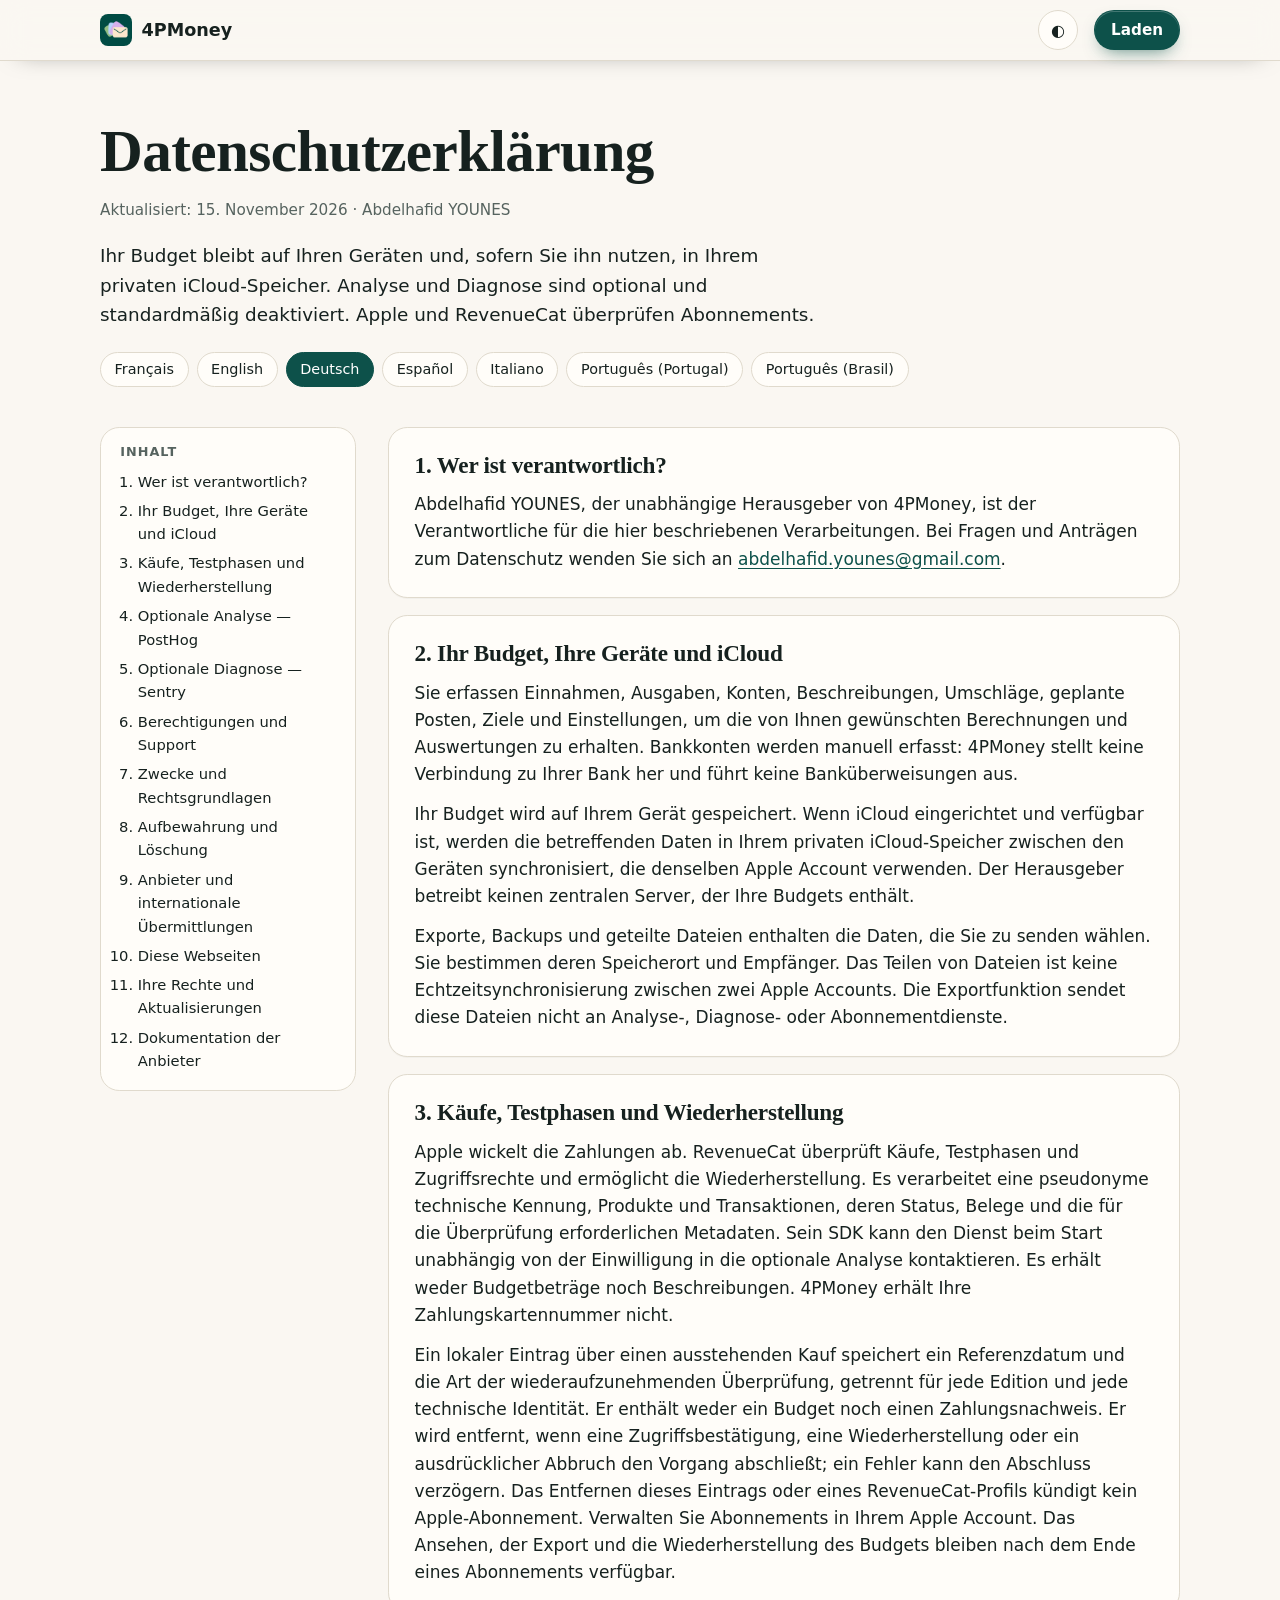
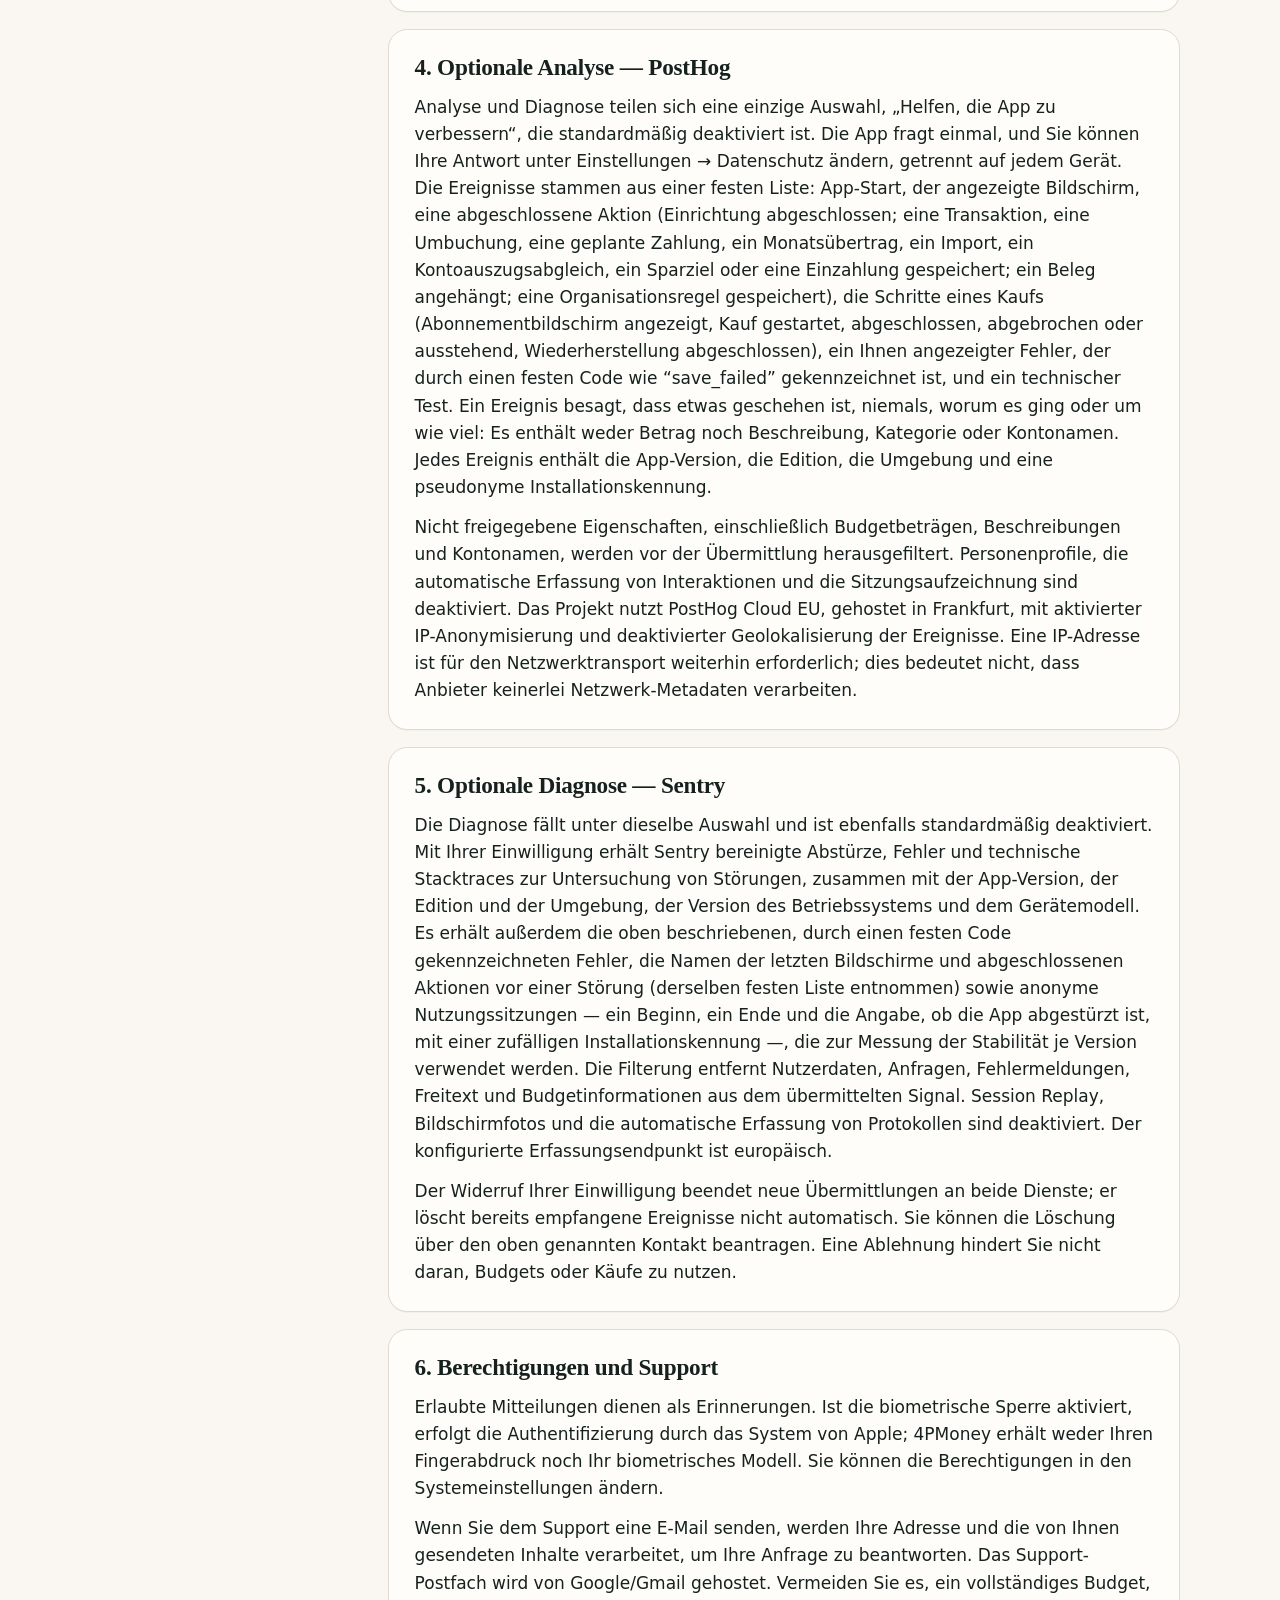
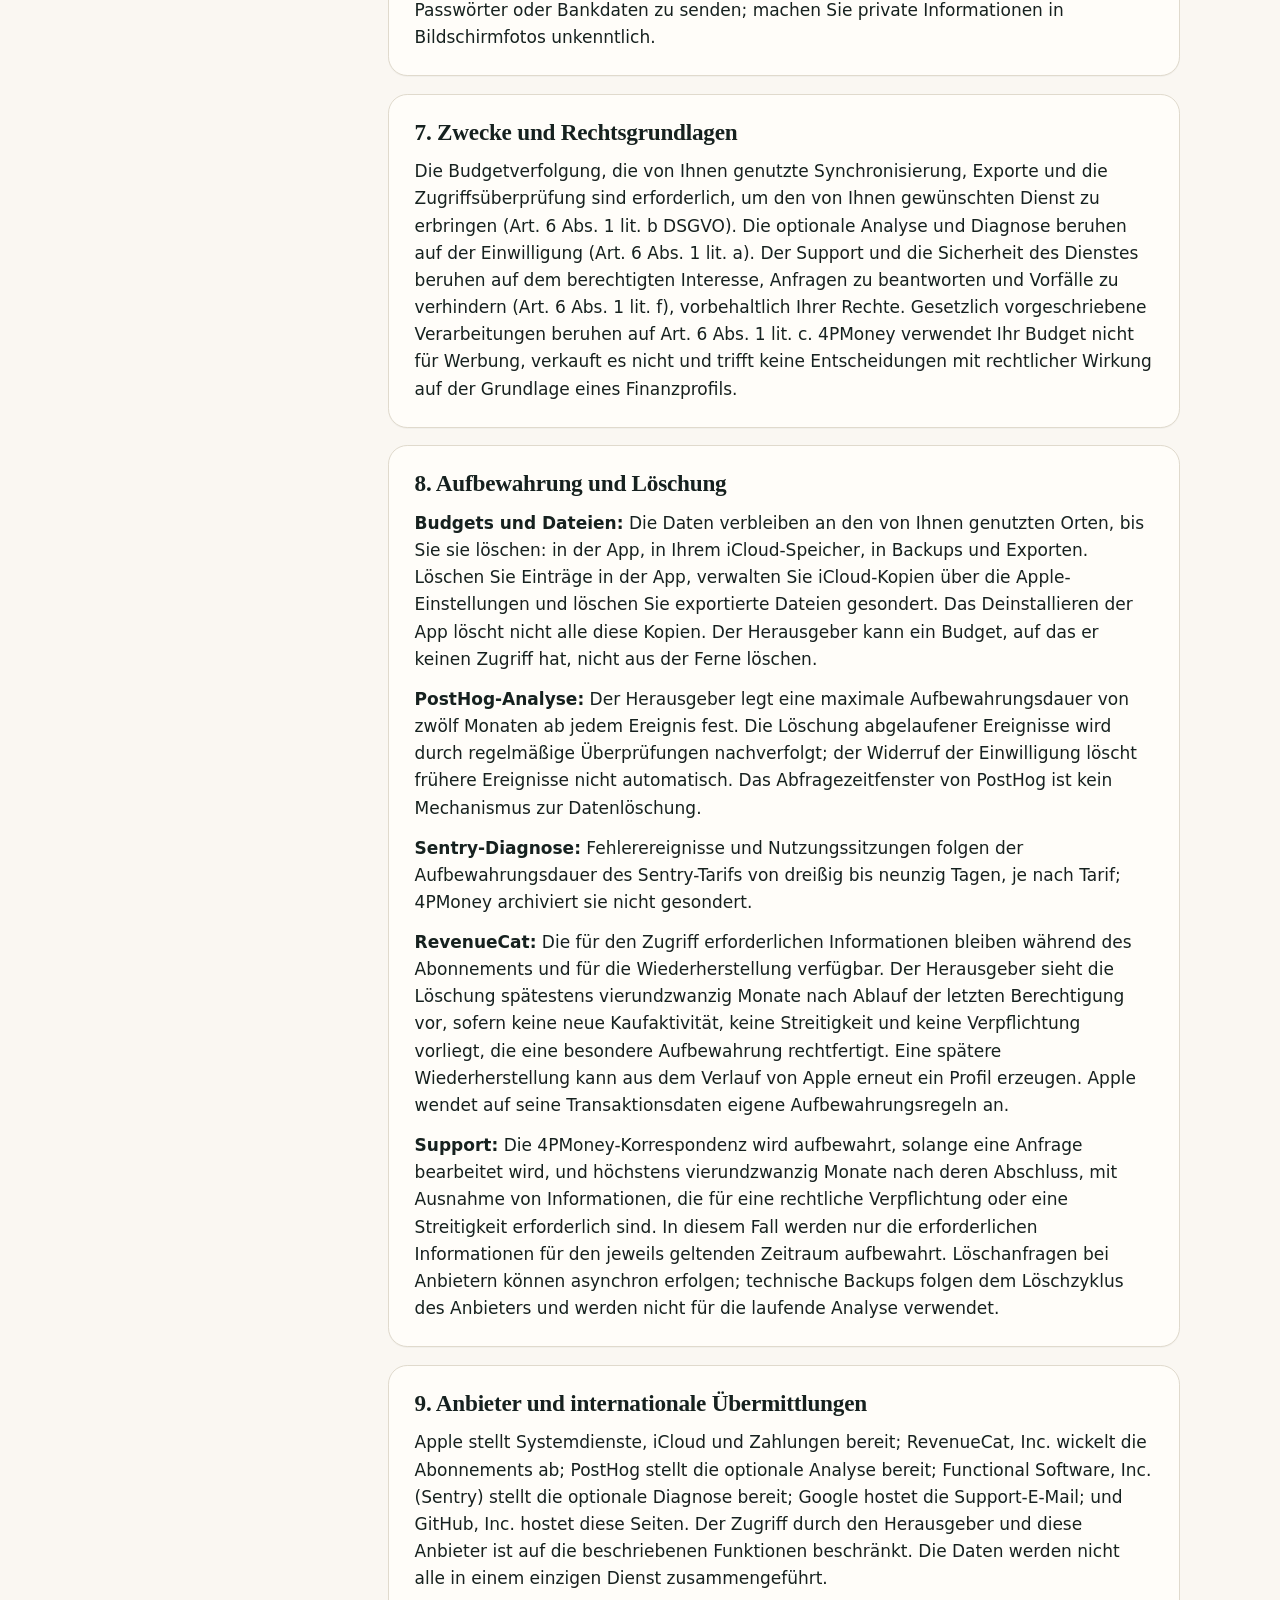
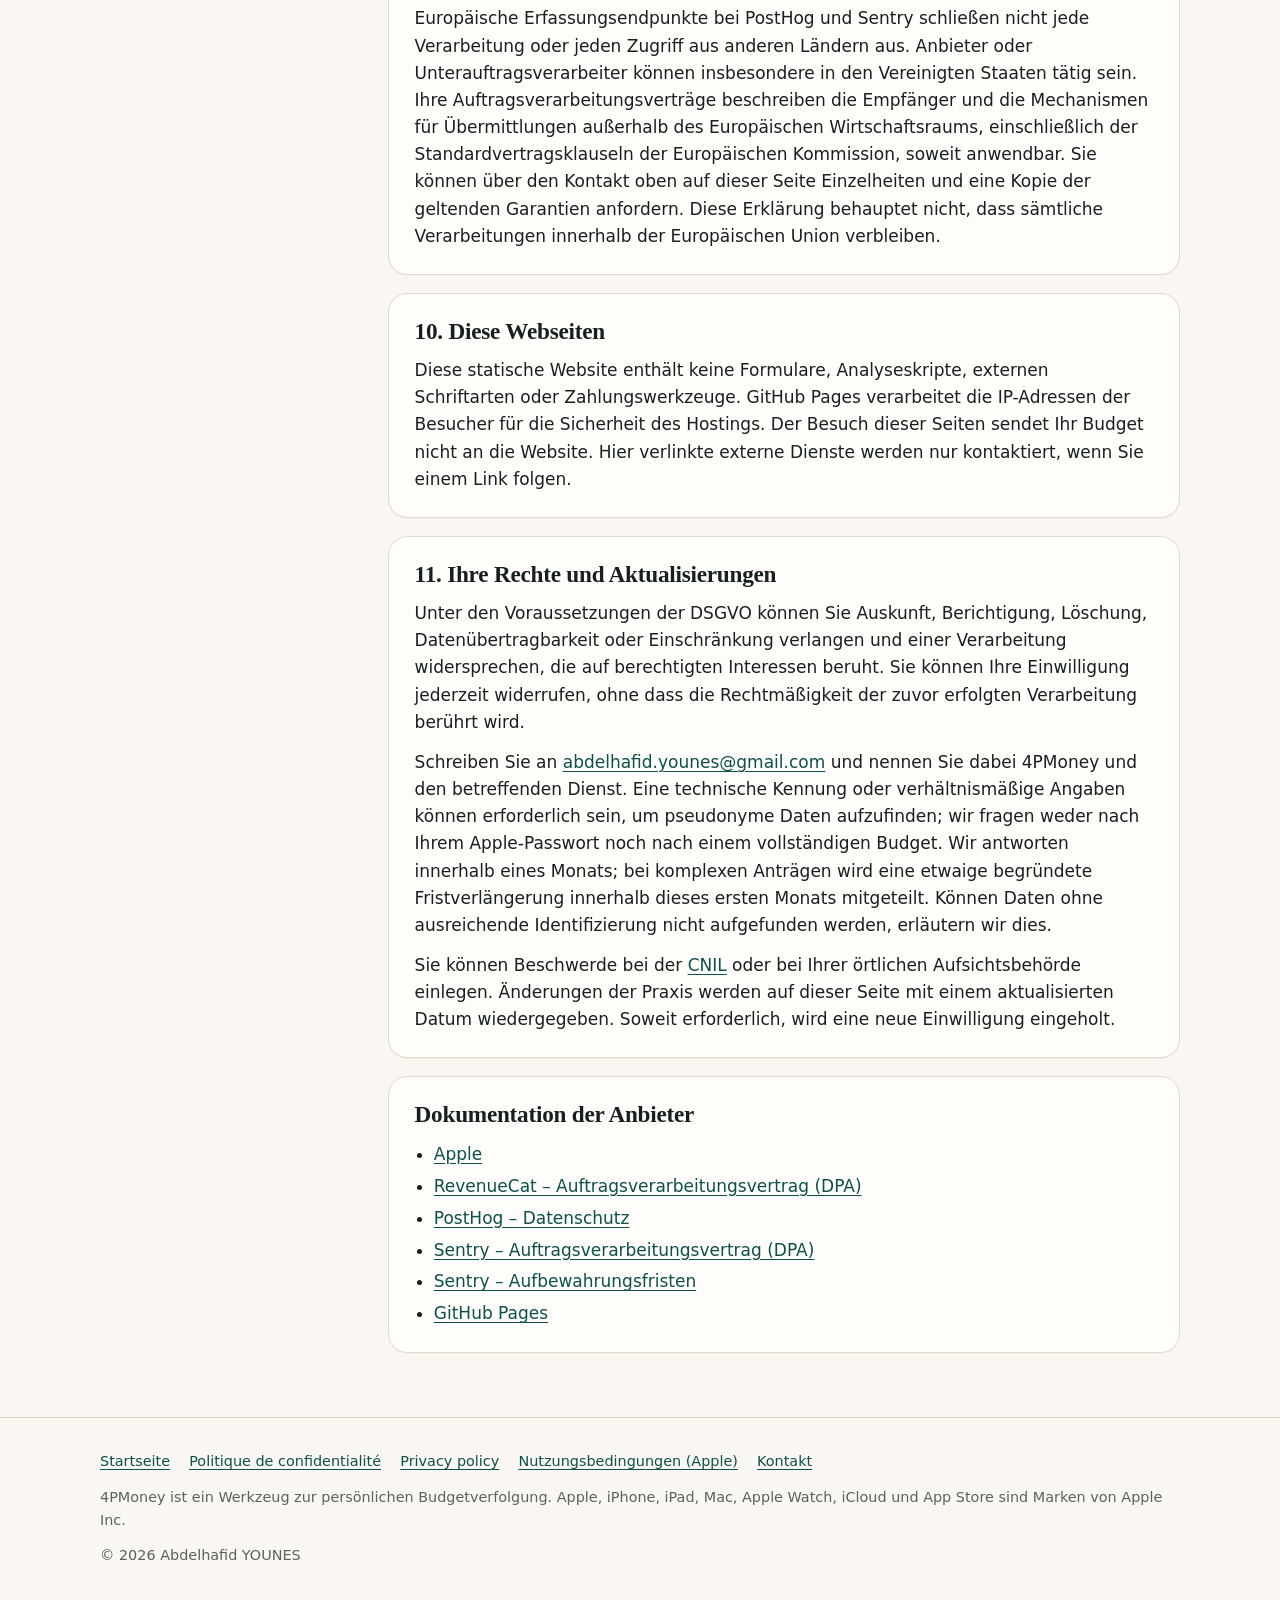
<file: privacy/de/index.html>
<!doctype html>
<html lang="de">
<head>
<meta charset="utf-8">
<meta name="viewport" content="width=device-width, initial-scale=1">
<title>4PMoney — Datenschutzerklärung</title>
<meta name="description" content="Ihr Budget bleibt auf Ihren Geräten und, sofern Sie ihn nutzen, in Ihrem privaten iCloud-Speicher. Analyse und Diagnose sind optional und standardmäßig deaktiviert. Apple und RevenueCat überprüfen Abonnements.">
<meta name="theme-color" content="#faf7f2" media="(prefers-color-scheme: light)">
<meta name="theme-color" content="#101816" media="(prefers-color-scheme: dark)">
<link rel="icon" href="../../assets/touch-icon.png">
<link rel="apple-touch-icon" href="../../assets/touch-icon.png">
<style>
:root{
  --fond:#faf7f2;--carte:#fffdf9;--teinte:#f1ede4;--encre:#16211f;--doux:#56635f;--trait:#e0dacd;
  --accent:#0d514a;--accent-encre:#ffffff;--accent-doux:#dfe6e1;
  --prevoir:#2f6fd6;--plaisir:#b9770a;--profiter:#7a4fd0;--proteger:#0b8a62;
  --prevoir-f:#e8edf6;--plaisir-f:#fbf0e2;--profiter-f:#f0e6f4;--proteger-f:#e2f1e9;
  --alerte:#a3540c;--ombre:0 18px 50px rgba(22,33,31,.12);
}
@media (prefers-color-scheme:dark){:root:not([data-theme="light"]){
  --fond:#101816;--carte:#19221f;--teinte:#151e1b;--encre:#eef3f0;--doux:#a7b5af;--trait:#2b3733;
  --accent:#7fd2bb;--accent-encre:#0c1b18;--accent-doux:#20302b;
  --prevoir:#8fb6ff;--plaisir:#f1b65a;--profiter:#c2a4ff;--proteger:#6fd6b0;
  --prevoir-f:#1d2a3f;--plaisir-f:#352c1c;--profiter-f:#2c2540;--proteger-f:#17332a;
  --alerte:#f0a35a;--ombre:0 18px 50px rgba(0,0,0,.45);
}}
:root[data-theme="dark"]{
  --fond:#101816;--carte:#19221f;--teinte:#151e1b;--encre:#eef3f0;--doux:#a7b5af;--trait:#2b3733;
  --accent:#7fd2bb;--accent-encre:#0c1b18;--accent-doux:#20302b;
  --prevoir:#8fb6ff;--plaisir:#f1b65a;--profiter:#c2a4ff;--proteger:#6fd6b0;
  --prevoir-f:#1d2a3f;--plaisir-f:#352c1c;--profiter-f:#2c2540;--proteger-f:#17332a;
  --alerte:#f0a35a;--ombre:0 18px 50px rgba(0,0,0,.45);
}
*{box-sizing:border-box}
html{scroll-behavior:smooth;-webkit-text-size-adjust:100%}
body{margin:0;background:var(--fond);color:var(--encre);font:1.0625rem/1.6 -apple-system,BlinkMacSystemFont,"SF Pro Text","Segoe UI",system-ui,sans-serif;overflow-wrap:break-word}
img{max-width:100%;height:auto;display:block}
a{color:var(--accent);text-underline-offset:.2em}
a:focus-visible,button:focus-visible,input:focus-visible,summary:focus-visible{outline:3px solid var(--plaisir);outline-offset:3px;border-radius:6px}
.wrap{max-width:70rem;margin:0 auto;padding:0 1.25rem}
h1,h2,h3{font-family:"New York","Iowan Old Style",Georgia,serif;font-weight:600;line-height:1.15;letter-spacing:-.01em;margin:0;text-wrap:balance}
h1{font-size:clamp(2.2rem,6vw,3.7rem)}
h2{font-size:clamp(1.7rem,4vw,2.5rem)}
h3{font-size:1.25rem;font-family:inherit;font-weight:650;letter-spacing:0}
p{margin:0}
.sur{font-size:.8125rem;font-weight:650;letter-spacing:.12em;text-transform:uppercase;color:var(--accent)}
.chapo{font-size:1.2rem;color:var(--doux);max-width:38rem}
.num{font-variant-numeric:tabular-nums;font-feature-settings:"tnum"}
.skip{position:absolute;left:-999px}.skip:focus{left:1rem;top:1rem;background:var(--carte);padding:.5rem 1rem;z-index:20}

header.barre{position:sticky;top:0;z-index:10;background:color-mix(in srgb,var(--fond) 88%,transparent);backdrop-filter:saturate(1.4) blur(14px);-webkit-backdrop-filter:saturate(1.4) blur(14px);border-bottom:1px solid var(--trait)}
.barre .wrap{display:flex;align-items:center;gap:1rem;min-height:3.75rem}
.marque{display:flex;align-items:center;gap:.6rem;font-weight:700;font-size:1.1rem;color:var(--encre);text-decoration:none}
.marque img{width:2rem;height:2rem;border-radius:.5rem}
.barre nav{margin-left:auto;display:flex;gap:1.4rem;font-size:.95rem}
.barre nav a{color:var(--doux);text-decoration:none}.barre nav a:hover{color:var(--encre)}
.theme{border:1px solid var(--trait);background:var(--carte);color:var(--encre);border-radius:999px;width:2.5rem;height:2.5rem;cursor:pointer;font-size:1rem}
.langue{display:inline-grid;place-items:center;border:1px solid var(--trait);background:var(--carte);color:var(--encre);border-radius:999px;height:2.5rem;padding:0 .8rem;font-size:.85rem;font-weight:650;letter-spacing:.04em;text-decoration:none}.langue:hover{border-color:var(--accent)}
@media (max-width:26rem){.barre .wrap{gap:.45rem}.langue{padding:0 .55rem}.barre .btn.petit{padding-left:.8rem;padding-right:.8rem}}
@media (max-width:23rem){.marque{font-size:0;gap:0}}
.btn{display:inline-flex;align-items:center;justify-content:center;gap:.5rem;min-height:3rem;padding:.7rem 1.4rem;border-radius:999px;font-weight:650;text-decoration:none;border:1px solid transparent}
.btn.plein{background:var(--accent);color:var(--accent-encre)}
.btn.contour{border-color:var(--trait);color:var(--encre);background:var(--carte)}
.btn.petit{min-height:2.5rem;padding:.4rem 1rem;font-size:.95rem}

.hero{padding:4rem 0 3rem}
.hero .wrap{display:grid;grid-template-columns:1.05fr .95fr;gap:3rem;align-items:center}
.hero h1{margin:.9rem 0 1.2rem}
.actions{display:flex;flex-wrap:wrap;gap:.75rem;margin-top:1.8rem}
.garanties{list-style:none;padding:0;margin:1.8rem 0 0;display:flex;flex-wrap:wrap;gap:.5rem 1.4rem;color:var(--doux);font-size:.95rem}
.garanties li::before{content:"✓";color:var(--accent);font-weight:700;margin-right:.45rem}
.scene{position:relative;display:flex;justify-content:center;min-height:34rem}
.tel{width:min(19rem,74vw);border-radius:2.9rem;padding:.55rem;background:#0c1211;box-shadow:var(--ombre);border:1px solid #2a3532}
.tel img{border-radius:2.4rem;width:100%;aspect-ratio:1170/2532;object-fit:cover}
.montre{position:absolute;right:0;bottom:1.5rem;width:9.5rem;border-radius:2.2rem;padding:.5rem;background:#0c1211;border:1px solid #2a3532;box-shadow:var(--ombre)}
.montre img{border-radius:1.8rem}

section{padding:4.5rem 0}
section.teinte{background:var(--teinte);border-block:1px solid var(--trait)}
.tete{max-width:44rem;margin-bottom:2.5rem}.tete h2{margin:.7rem 0 1rem}

.quatre{display:grid;grid-template-columns:repeat(4,1fr);gap:1rem}
.env{border-radius:1.4rem;padding:1.4rem;border:1px solid var(--trait);position:relative;overflow:hidden}
.env::before{content:"";position:absolute;inset:0 0 auto 0;height:1.4rem;clip-path:polygon(0 0,100% 0,50% 100%);opacity:.5;background:currentColor}
.env.prevoir{background:var(--prevoir-f);color:var(--prevoir)}.env.plaisir{background:var(--plaisir-f);color:var(--plaisir)}
.env.profiter{background:var(--profiter-f);color:var(--profiter)}.env.proteger{background:var(--proteger-f);color:var(--proteger)}
.env h3{margin-top:1.2rem;color:var(--encre)}
.env .part{font-size:2.3rem;font-weight:700;font-family:ui-rounded,"SF Pro Rounded",system-ui,sans-serif;line-height:1.1;margin:.4rem 0}
.env p{color:var(--encre);opacity:.82;font-size:.95rem}

.simu{margin-top:2rem;background:var(--carte);border:1px solid var(--trait);border-radius:1.6rem;padding:1.6rem;box-shadow:var(--ombre);display:grid;grid-template-columns:.9fr 1.1fr;gap:2rem}
.simu label{display:flex;justify-content:space-between;gap:1rem;font-weight:600;margin-bottom:.4rem}
.simu label output{font-family:ui-rounded,"SF Pro Rounded",system-ui,sans-serif;color:var(--accent)}
.simu input[type=range]{width:100%;accent-color:var(--accent);height:2rem}
.champ{margin-bottom:1.3rem}
.simu .note{font-size:.9rem;color:var(--doux)}
.lignes{display:grid;gap:.7rem}
.ligne{display:grid;grid-template-columns:6.2rem 1fr 6.6rem;align-items:center;gap:.8rem;font-size:.98rem}
.ligne b{font-weight:650}
.jauge{height:.7rem;border-radius:999px;background:var(--accent-doux);overflow:hidden}
.jauge i{display:block;height:100%;border-radius:999px;width:0;transition:width .35s ease}
.ligne .somme{text-align:right;font-family:ui-rounded,"SF Pro Rounded",system-ui,sans-serif;font-weight:650}
.verdict{margin-top:1.1rem;padding:.9rem 1rem;border-radius:.9rem;background:var(--accent-doux);font-size:.95rem}
.verdict.alerte{color:var(--alerte);background:color-mix(in srgb,var(--alerte) 12%,var(--carte))}

.regles{display:grid;grid-template-columns:repeat(3,1fr);gap:1rem;margin-top:2rem}
.regle{background:var(--carte);border:1px solid var(--trait);border-radius:1.2rem;padding:1.3rem}
.regle h3{margin-bottom:.5rem;font-size:1.08rem}.regle p{color:var(--doux);font-size:.97rem}

.etapes{display:grid;gap:3.5rem}
.etape{display:grid;grid-template-columns:1fr 1fr;gap:3rem;align-items:center}
.etape:nth-child(even) .visuel{order:-1}
.etape .rang{display:inline-grid;place-items:center;width:2.4rem;height:2.4rem;border-radius:999px;background:var(--accent);color:var(--accent-encre);font-weight:700;margin-bottom:1rem}
.etape h3{font-size:1.5rem;margin-bottom:.7rem}.etape p{color:var(--doux)}
.etape ul{margin:1rem 0 0;padding-left:1.1rem;color:var(--doux)}.etape li{margin:.3rem 0}
.visuel{display:flex;justify-content:center}
.visuel .tel{width:min(16.5rem,70vw)}

.appareils{display:grid;grid-template-columns:1.5fr 1fr;gap:1.2rem}
.app{background:var(--carte);border:1px solid var(--trait);border-radius:1.5rem;padding:1.4rem;display:flex;flex-direction:column;gap:1rem}
.app h3{margin-bottom:.3rem}.app p{color:var(--doux);font-size:.97rem}
.app .cadre{border-radius:1rem;overflow:hidden;border:1px solid var(--trait);margin-top:auto}
.app.ipad .cadre{max-height:23rem}.app.ipad .cadre img{width:100%;object-fit:cover;object-position:top}
.app.large{grid-column:1/-1}

.piliers{display:grid;grid-template-columns:repeat(2,1fr);gap:1rem}
.pilier{background:var(--carte);border:1px solid var(--trait);border-radius:1.2rem;padding:1.4rem}
.pilier h3{margin-bottom:.5rem}.pilier p{color:var(--doux)}
.avis{margin-top:1.5rem;font-size:.95rem;color:var(--doux);border-left:3px solid var(--accent);padding-left:1rem;max-width:48rem}

.offres{display:grid;grid-template-columns:repeat(2,1fr);gap:1.2rem;max-width:56rem}
.offre{background:var(--carte);border:1px solid var(--trait);border-radius:1.5rem;padding:1.6rem}
.offre.mise{border:2px solid var(--accent)}
.offre h3{font-size:1.35rem}.offre .sous{color:var(--doux);margin:.3rem 0 1rem}
.offre ul{list-style:none;padding:0;margin:0;display:grid;gap:.55rem}
.offre li{padding-left:1.6rem;position:relative}
.offre li::before{content:"✓";position:absolute;left:0;color:var(--accent);font-weight:700}
.offre li.non{color:var(--doux)}.offre li.non::before{content:"–";color:var(--doux)}

.tele{display:grid;grid-template-columns:repeat(3,1fr);gap:1rem}
.edition{background:var(--carte);border:1px solid var(--trait);border-radius:1.4rem;padding:1.5rem;display:flex;flex-direction:column;gap:.7rem;align-items:flex-start}
.edition p{color:var(--doux);font-size:.97rem;flex:1}
.pas{counter-reset:pas;list-style:none;padding:0;margin:2rem 0 0;display:grid;grid-template-columns:repeat(3,1fr);gap:1rem}
.pas li{counter-increment:pas;padding-left:2.8rem;position:relative;color:var(--doux)}
.pas li::before{content:counter(pas);position:absolute;left:0;top:0;width:2rem;height:2rem;border-radius:999px;border:1.5px solid var(--accent);color:var(--accent);display:grid;place-items:center;font-weight:700}
.pas b{color:var(--encre);display:block}

.faq{max-width:48rem}
details{border-bottom:1px solid var(--trait);padding:1.1rem 0}
summary{cursor:pointer;font-weight:650;font-size:1.08rem;list-style:none;display:flex;justify-content:space-between;gap:1rem}
summary::-webkit-details-marker{display:none}
summary::after{content:"+";color:var(--accent);font-size:1.4rem;line-height:1}
details[open] summary::after{content:"–"}
details p{margin-top:.7rem;color:var(--doux)}

.fin{text-align:center}.fin img{width:5.5rem;height:5.5rem;border-radius:1.3rem;margin:0 auto 1.4rem;box-shadow:var(--ombre)}
.fin .chapo{margin:1rem auto 0}.fin .actions{justify-content:center}
footer{border-top:1px solid var(--trait);padding:2rem 0 3rem;font-size:.9rem;color:var(--doux)}
footer .wrap{display:grid;gap:.8rem}
footer nav{display:flex;flex-wrap:wrap;gap:.4rem 1.2rem}

.reveler{opacity:0;transform:translateY(14px);transition:opacity .6s ease,transform .6s ease}
.reveler.vu{opacity:1;transform:none}
@media (prefers-reduced-motion:reduce){html{scroll-behavior:auto}.reveler{opacity:1;transform:none;transition:none}.jauge i{transition:none}}
@media (max-width:60rem){
  .hero .wrap,.simu,.etape,.appareils{grid-template-columns:1fr}
  .etape:nth-child(even) .visuel{order:0}
  .quatre,.piliers{grid-template-columns:repeat(2,1fr)}
  .regles,.tele,.pas{grid-template-columns:1fr}
  .barre nav{display:none}.theme{margin-left:auto}
  .scene{min-height:0}
}
@media (max-width:36rem){
  section{padding:3.2rem 0}.hero{padding:2.5rem 0 2rem}
  .wrap{padding:0 1rem}
  .quatre,.piliers,.offres{grid-template-columns:1fr}
  .montre{width:7.5rem;right:-.2rem}
  .ligne{grid-template-columns:5.2rem 1fr 5.6rem;gap:.5rem;font-size:.92rem}
  .btn{width:100%}
  .barre .btn{width:auto}.marque{flex-shrink:0}
}

/* ——— Profondeur : lumière, relief et plans successifs ——— */
:root{
  --relief:0 1px 2px rgba(22,33,31,.06),0 6px 14px -4px rgba(22,33,31,.08),0 22px 44px -18px rgba(22,33,31,.16);
  --relief-haut:0 2px 4px rgba(22,33,31,.07),0 14px 28px -8px rgba(22,33,31,.14),0 40px 70px -24px rgba(22,33,31,.24);
  --appareil:0 2px 3px rgba(8,14,13,.35),0 18px 30px -10px rgba(8,14,13,.32),0 60px 90px -30px rgba(8,14,13,.42);
  --reflet:inset 0 1px 0 rgba(255,255,255,.75);--halo:.30;
}
@media (prefers-color-scheme:dark){:root:not([data-theme="light"]){
  --relief:0 1px 2px rgba(0,0,0,.35),0 8px 18px -6px rgba(0,0,0,.4),0 26px 50px -20px rgba(0,0,0,.55);
  --relief-haut:0 2px 4px rgba(0,0,0,.4),0 16px 32px -8px rgba(0,0,0,.5),0 44px 80px -24px rgba(0,0,0,.7);
  --appareil:0 2px 3px rgba(0,0,0,.6),0 18px 30px -10px rgba(0,0,0,.6),0 60px 90px -30px rgba(0,0,0,.8);
  --reflet:inset 0 1px 0 rgba(255,255,255,.06);--halo:.22;
}}
:root[data-theme="dark"]{
  --relief:0 1px 2px rgba(0,0,0,.35),0 8px 18px -6px rgba(0,0,0,.4),0 26px 50px -20px rgba(0,0,0,.55);
  --relief-haut:0 2px 4px rgba(0,0,0,.4),0 16px 32px -8px rgba(0,0,0,.5),0 44px 80px -24px rgba(0,0,0,.7);
  --appareil:0 2px 3px rgba(0,0,0,.6),0 18px 30px -10px rgba(0,0,0,.6),0 60px 90px -30px rgba(0,0,0,.8);
  --reflet:inset 0 1px 0 rgba(255,255,255,.06);--halo:.22;
}

/* Les appareils inclinés ne doivent jamais élargir la page. */
main{overflow-x:clip}
/* Fond du haut de page : quatre lueurs aux couleurs des enveloppes, derrière tout le reste. */
.hero{position:relative;overflow:hidden;isolation:isolate}
.hero::before{content:"";position:absolute;inset:-20% -10% -10%;z-index:-1;pointer-events:none;opacity:var(--halo);filter:blur(60px);
  background:
    radial-gradient(34rem 26rem at 78% 30%,var(--prevoir),transparent 70%),
    radial-gradient(26rem 22rem at 96% 72%,var(--profiter),transparent 70%),
    radial-gradient(24rem 20rem at 58% 88%,var(--plaisir),transparent 70%),
    radial-gradient(26rem 20rem at 8% 6%,var(--proteger),transparent 70%)}
.hero::after{content:"";position:absolute;inset:auto 0 0;height:7rem;z-index:-1;pointer-events:none;background:linear-gradient(to bottom,transparent,var(--fond))}

/* Téléphone : châssis à reflet, encoche étroite, vitre, ombre portée en trois couches. */
.tel{position:relative;background:linear-gradient(145deg,#4b5654 0%,#0c1211 22%,#0a0f0e 78%,#39433f 100%);border:0;
  box-shadow:inset 0 0 0 1.5px rgba(255,255,255,.14),inset 0 0 0 3px #050908,var(--appareil)}
.tel::before{content:"";position:absolute;z-index:2;left:50%;top:calc(.55rem + 1.55%);width:20%;aspect-ratio:3.2/1;transform:translateX(-50%);border-radius:999px;
  background:radial-gradient(circle at 76% 50%,#1b2a3a 0 9%,#0b1016 10% 15%,transparent 16%),#000;box-shadow:0 0 0 1px rgba(255,255,255,.05)}
.tel::after{content:"";position:absolute;inset:.55rem;z-index:1;border-radius:2.4rem;pointer-events:none;
  background:linear-gradient(118deg,rgba(255,255,255,.16) 0%,rgba(255,255,255,.04) 22%,transparent 38%)}
.visuel .tel::before{top:calc(.55rem + 1.55%)}
.montre{background:linear-gradient(145deg,#4b5654 0%,#0c1211 24%,#0a0f0e 76%,#39433f 100%);border:0;
  box-shadow:inset 0 0 0 1.5px rgba(255,255,255,.14),var(--appareil)}

/* Scène d'ouverture : téléphone incliné, montre au premier plan, socle lumineux et ombre au sol. */
.scene{perspective:1500px;--tx:0;--ty:0;--d:0px}
.scene::before{content:"";position:absolute;left:50%;top:46%;width:30rem;max-width:120%;aspect-ratio:1;transform:translate(-50%,-50%);border-radius:50%;z-index:-1;pointer-events:none;
  background:radial-gradient(closest-side,color-mix(in srgb,var(--carte) 85%,transparent),transparent 72%)}
.scene::after{content:"";position:absolute;left:50%;bottom:-1.6rem;width:19rem;max-width:80%;height:2.6rem;transform:translateX(-46%);border-radius:50%;z-index:-1;pointer-events:none;
  background:radial-gradient(closest-side,rgba(8,14,13,.38),transparent);filter:blur(10px)}
.scene .tel{transform:translateY(calc(var(--d) * -.35)) rotateY(calc(-13deg + var(--tx) * 6deg)) rotateX(calc(5deg + var(--ty) * -5deg)) rotateZ(1.2deg);transform-origin:50% 60%;transition:transform .5s cubic-bezier(.2,.7,.2,1);will-change:transform}
.scene .montre{z-index:3;transform:translateY(calc(var(--d) * -.9)) translateZ(90px) rotateY(calc(9deg + var(--tx) * 9deg)) rotateX(calc(var(--ty) * -6deg)) rotateZ(-3deg);transition:transform .5s cubic-bezier(.2,.7,.2,1);will-change:transform}

/* Captures des étapes : inclinaison alternée et lueur de la couleur de l'enveloppe concernée. */
.visuel{perspective:1300px;position:relative;isolation:isolate}
.visuel::before{content:"";position:absolute;left:50%;top:50%;width:26rem;max-width:115%;aspect-ratio:1;transform:translate(-50%,-50%);border-radius:50%;z-index:-1;pointer-events:none;filter:blur(40px);opacity:var(--halo);
  background:radial-gradient(closest-side,var(--lueur,var(--prevoir)),transparent 75%)}
.etape:nth-child(2) .visuel{--lueur:var(--plaisir)}.etape:nth-child(3) .visuel{--lueur:var(--proteger)}
.visuel .tel{transform:rotateY(-11deg) rotateX(3deg);transition:transform .7s cubic-bezier(.2,.7,.2,1)}
.etape:nth-child(even) .visuel .tel{transform:rotateY(11deg) rotateX(3deg)}
.etape:hover .visuel .tel{transform:rotateY(-4deg) rotateX(1deg) translateY(-6px)}
.etape:nth-child(even):hover .visuel .tel{transform:rotateY(4deg) rotateX(1deg) translateY(-6px)}

/* Cartes : reflet en haut, ombre en couches, léger soulèvement au survol. */
.env,.regle,.app,.pilier,.offre,.edition{box-shadow:var(--reflet),var(--relief);transition:transform .35s cubic-bezier(.2,.7,.2,1),box-shadow .35s ease}
.simu{box-shadow:var(--reflet),var(--relief-haut)}
.offre.mise{box-shadow:var(--reflet),var(--relief-haut);transform:translateY(-.5rem)}
@media (hover:hover){
  .env:hover,.regle:hover,.app:hover,.pilier:hover,.edition:hover,.offre:hover{transform:translateY(-5px);box-shadow:var(--reflet),var(--relief-haut)}
  .offre.mise:hover{transform:translateY(-.8rem)}
}
.env{background-image:linear-gradient(160deg,color-mix(in srgb,var(--carte) 55%,transparent),transparent 55%)}
.app .cadre{box-shadow:var(--relief)}
.btn.plein{box-shadow:inset 0 1px 0 rgba(255,255,255,.22),0 8px 18px -8px color-mix(in srgb,var(--accent) 70%,transparent)}
.btn{transition:transform .2s ease,box-shadow .2s ease}.btn:hover{transform:translateY(-1px)}
.fin img{box-shadow:var(--relief-haut)}
.etape .rang{box-shadow:0 6px 14px -6px color-mix(in srgb,var(--accent) 80%,transparent)}

/* Sections teintées : en creux, comme un plan situé derrière la page. */
section.teinte{background:linear-gradient(to bottom,color-mix(in srgb,var(--teinte) 100%,transparent),var(--teinte) 60%,color-mix(in srgb,var(--teinte) 70%,var(--fond)));box-shadow:inset 0 14px 22px -18px rgba(8,14,13,.22),inset 0 -14px 22px -18px rgba(8,14,13,.14)}
header.barre{box-shadow:0 10px 24px -20px rgba(8,14,13,.5)}

@media (max-width:60rem){
  .scene{margin-top:1rem;padding-bottom:1.5rem}
  .scene .tel{transform:rotateY(-8deg) rotateX(3deg) rotateZ(.8deg)}
  .scene .montre{transform:translateZ(60px) rotateY(7deg) rotateZ(-3deg)}
  .visuel .tel,.etape:nth-child(even) .visuel .tel{transform:rotateY(-7deg) rotateX(2deg)}
  .offre.mise{transform:none}
}
@media (prefers-reduced-motion:reduce){
  .scene .tel,.scene .montre,.visuel .tel,.env,.regle,.app,.pilier,.offre,.edition,.btn{transition:none}
  .env:hover,.regle:hover,.app:hover,.pilier:hover,.edition:hover,.offre:hover,.btn:hover{transform:none}
}

/* Privacy page: the commercial design, sections as cards */
.entete{padding:3.5rem 0 1.5rem}
.entete h1{hyphens:auto;-webkit-hyphens:auto}
.entete .maj{margin-top:.8rem;color:var(--doux);font-size:.95rem}
.entete .resume{margin-top:1.2rem;max-width:46rem;font-size:1.15rem;color:var(--encre)}
.langues{display:flex;flex-wrap:wrap;gap:.5rem;margin-top:1.4rem}
.langues a{border:1px solid var(--trait);background:var(--carte);color:var(--encre);border-radius:999px;padding:.3rem .85rem;font-size:.9rem;text-decoration:none}
.langues a[aria-current]{background:var(--accent);border-color:var(--accent);color:var(--accent-encre)}
.politique{display:grid;grid-template-columns:16rem 1fr;gap:2rem;align-items:start;padding:1rem 0 4rem}
.sommaire{position:sticky;top:5rem;background:var(--carte);border:1px solid var(--trait);border-radius:1.2rem;padding:1.1rem 1.2rem;font-size:.92rem}
.sommaire h2{font-family:inherit;font-size:.8rem;text-transform:uppercase;letter-spacing:.08em;color:var(--doux);margin-bottom:.6rem}
.sommaire ol{margin:0;padding-left:1.1rem;display:grid;gap:.35rem}
.sommaire a{color:var(--encre);text-decoration:none}.sommaire a:hover{color:var(--accent);text-decoration:underline}
.cartes{display:grid;gap:1.1rem}
.cartes article{background:var(--carte);border:1px solid var(--trait);border-radius:1.2rem;padding:1.5rem 1.6rem;box-shadow:0 1px 0 rgba(22,33,31,.03);scroll-margin-top:5rem}
.cartes article h2{font-size:1.45rem;margin-bottom:.8rem}
.cartes article p+p{margin-top:.8rem}
.cartes article ul{margin:.4rem 0 0;padding-left:1.2rem;display:grid;gap:.3rem}
@media (max-width:60rem){.politique{grid-template-columns:1fr}.sommaire{position:static}}
@media (max-width:36rem){.entete{padding:2.4rem 0 1rem}.entete h1{font-size:clamp(1.9rem,8.5vw,2.4rem)}.cartes article{padding:1.2rem}}
</style>
</head>
<body>
<a class="skip" href="#contenu">Zum Inhalt springen</a>

<header class="barre">
  <div class="wrap">
    <a class="marque" href="../../en/"><img src="../../assets/touch-icon.png" alt="" width="64" height="64">4PMoney</a>
    <button class="theme" id="theme" type="button" aria-label="Zwischen hellem und dunklem Design wechseln" style="margin-left:auto">◐</button>
    <a class="btn plein petit" href="../../en/#telecharger">Laden</a>
  </div>
</header>

<main id="contenu">
  <div class="wrap">
    <div class="entete">
      <h1>Datenschutzerklärung</h1>
      <p class="maj">Aktualisiert: 15. November 2026 · Abdelhafid YOUNES</p>
      <p class="resume">Ihr Budget bleibt auf Ihren Geräten und, sofern Sie ihn nutzen, in Ihrem privaten iCloud-Speicher. Analyse und Diagnose sind optional und standardmäßig deaktiviert. Apple und RevenueCat überprüfen Abonnements.</p>
      <nav class="langues" aria-label="Sprachen"><a href="../../confidentialite/" lang="fr" hreflang="fr">Français</a><a href="../../privacy/" lang="en" hreflang="en">English</a><a href="../../privacy/de/" lang="de" hreflang="de" aria-current="page">Deutsch</a><a href="../../privacy/es/" lang="es" hreflang="es">Español</a><a href="../../privacy/it/" lang="it" hreflang="it">Italiano</a><a href="../../privacy/pt/" lang="pt-PT" hreflang="pt-PT">Português (Portugal)</a><a href="../../privacy/pt-br/" lang="pt-BR" hreflang="pt-BR">Português (Brasil)</a></nav>
    </div>
    <div class="politique">
      <nav class="sommaire" aria-labelledby="sommaire-titre"><h2 id="sommaire-titre">Inhalt</h2><ol><li><a href="#section-1">Wer ist verantwortlich?</a></li><li><a href="#section-2">Ihr Budget, Ihre Geräte und iCloud</a></li><li><a href="#section-3">Käufe, Testphasen und Wiederherstellung</a></li><li><a href="#section-4">Optionale Analyse — PostHog</a></li><li><a href="#section-5">Optionale Diagnose — Sentry</a></li><li><a href="#section-6">Berechtigungen und Support</a></li><li><a href="#section-7">Zwecke und Rechtsgrundlagen</a></li><li><a href="#section-8">Aufbewahrung und Löschung</a></li><li><a href="#section-9">Anbieter und internationale Übermittlungen</a></li><li><a href="#section-10">Diese Webseiten</a></li><li><a href="#section-11">Ihre Rechte und Aktualisierungen</a></li><li><a href="#section-12">Dokumentation der Anbieter</a></li></ol></nav>
      <div class="cartes">
<article aria-labelledby="section-1"><h2 id="section-1">1. Wer ist verantwortlich?</h2><p>Abdelhafid YOUNES, der unabhängige Herausgeber von 4PMoney, ist der Verantwortliche für die hier beschriebenen Verarbeitungen. Bei Fragen und Anträgen zum Datenschutz wenden Sie sich an <a href="mailto:abdelhafid.younes@gmail.com">abdelhafid.younes@gmail.com</a>.</p></article>
<article aria-labelledby="section-2"><h2 id="section-2">2. Ihr Budget, Ihre Geräte und iCloud</h2><p>Sie erfassen Einnahmen, Ausgaben, Konten, Beschreibungen, Umschläge, geplante Posten, Ziele und Einstellungen, um die von Ihnen gewünschten Berechnungen und Auswertungen zu erhalten. Bankkonten werden manuell erfasst: 4PMoney stellt keine Verbindung zu Ihrer Bank her und führt keine Banküberweisungen aus.</p><p>Ihr Budget wird auf Ihrem Gerät gespeichert. Wenn iCloud eingerichtet und verfügbar ist, werden die betreffenden Daten in Ihrem privaten iCloud-Speicher zwischen den Geräten synchronisiert, die denselben Apple Account verwenden. Der Herausgeber betreibt keinen zentralen Server, der Ihre Budgets enthält.</p><p>Exporte, Backups und geteilte Dateien enthalten die Daten, die Sie zu senden wählen. Sie bestimmen deren Speicherort und Empfänger. Das Teilen von Dateien ist keine Echtzeitsynchronisierung zwischen zwei Apple Accounts. Die Exportfunktion sendet diese Dateien nicht an Analyse-, Diagnose- oder Abonnementdienste.</p></article>
<article aria-labelledby="section-3"><h2 id="section-3">3. Käufe, Testphasen und Wiederherstellung</h2><p>Apple wickelt die Zahlungen ab. RevenueCat überprüft Käufe, Testphasen und Zugriffsrechte und ermöglicht die Wiederherstellung. Es verarbeitet eine pseudonyme technische Kennung, Produkte und Transaktionen, deren Status, Belege und die für die Überprüfung erforderlichen Metadaten. Sein SDK kann den Dienst beim Start unabhängig von der Einwilligung in die optionale Analyse kontaktieren. Es erhält weder Budgetbeträge noch Beschreibungen. 4PMoney erhält Ihre Zahlungskartennummer nicht.</p><p>Ein lokaler Eintrag über einen ausstehenden Kauf speichert ein Referenzdatum und die Art der wiederaufzunehmenden Überprüfung, getrennt für jede Edition und jede technische Identität. Er enthält weder ein Budget noch einen Zahlungsnachweis. Er wird entfernt, wenn eine Zugriffsbestätigung, eine Wiederherstellung oder ein ausdrücklicher Abbruch den Vorgang abschließt; ein Fehler kann den Abschluss verzögern. Das Entfernen dieses Eintrags oder eines RevenueCat-Profils kündigt kein Apple-Abonnement. Verwalten Sie Abonnements in Ihrem Apple Account. Das Ansehen, der Export und die Wiederherstellung des Budgets bleiben nach dem Ende eines Abonnements verfügbar.</p></article>
<article aria-labelledby="section-4"><h2 id="section-4">4. Optionale Analyse — PostHog</h2><p>Analyse und Diagnose teilen sich eine einzige Auswahl, „Helfen, die App zu verbessern“, die standardmäßig deaktiviert ist. Die App fragt einmal, und Sie können Ihre Antwort unter Einstellungen → Datenschutz ändern, getrennt auf jedem Gerät. Die Ereignisse stammen aus einer festen Liste: App-Start, der angezeigte Bildschirm, eine abgeschlossene Aktion (Einrichtung abgeschlossen; eine Transaktion, eine Umbuchung, eine geplante Zahlung, ein Monatsübertrag, ein Import, ein Kontoauszugsabgleich, ein Sparziel oder eine Einzahlung gespeichert; ein Beleg angehängt; eine Organisationsregel gespeichert), die Schritte eines Kaufs (Abonnementbildschirm angezeigt, Kauf gestartet, abgeschlossen, abgebrochen oder ausstehend, Wiederherstellung abgeschlossen), ein Ihnen angezeigter Fehler, der durch einen festen Code wie “save_failed” gekennzeichnet ist, und ein technischer Test. Ein Ereignis besagt, dass etwas geschehen ist, niemals, worum es ging oder um wie viel: Es enthält weder Betrag noch Beschreibung, Kategorie oder Kontonamen. Jedes Ereignis enthält die App-Version, die Edition, die Umgebung und eine pseudonyme Installationskennung.</p><p>Nicht freigegebene Eigenschaften, einschließlich Budgetbeträgen, Beschreibungen und Kontonamen, werden vor der Übermittlung herausgefiltert. Personenprofile, die automatische Erfassung von Interaktionen und die Sitzungsaufzeichnung sind deaktiviert. Das Projekt nutzt PostHog Cloud EU, gehostet in Frankfurt, mit aktivierter IP-Anonymisierung und deaktivierter Geolokalisierung der Ereignisse. Eine IP-Adresse ist für den Netzwerktransport weiterhin erforderlich; dies bedeutet nicht, dass Anbieter keinerlei Netzwerk-Metadaten verarbeiten.</p></article>
<article aria-labelledby="section-5"><h2 id="section-5">5. Optionale Diagnose — Sentry</h2><p>Die Diagnose fällt unter dieselbe Auswahl und ist ebenfalls standardmäßig deaktiviert. Mit Ihrer Einwilligung erhält Sentry bereinigte Abstürze, Fehler und technische Stacktraces zur Untersuchung von Störungen, zusammen mit der App-Version, der Edition und der Umgebung, der Version des Betriebssystems und dem Gerätemodell. Es erhält außerdem die oben beschriebenen, durch einen festen Code gekennzeichneten Fehler, die Namen der letzten Bildschirme und abgeschlossenen Aktionen vor einer Störung (derselben festen Liste entnommen) sowie anonyme Nutzungssitzungen — ein Beginn, ein Ende und die Angabe, ob die App abgestürzt ist, mit einer zufälligen Installationskennung —, die zur Messung der Stabilität je Version verwendet werden. Die Filterung entfernt Nutzerdaten, Anfragen, Fehlermeldungen, Freitext und Budgetinformationen aus dem übermittelten Signal. Session Replay, Bildschirmfotos und die automatische Erfassung von Protokollen sind deaktiviert. Der konfigurierte Erfassungsendpunkt ist europäisch.</p><p>Der Widerruf Ihrer Einwilligung beendet neue Übermittlungen an beide Dienste; er löscht bereits empfangene Ereignisse nicht automatisch. Sie können die Löschung über den oben genannten Kontakt beantragen. Eine Ablehnung hindert Sie nicht daran, Budgets oder Käufe zu nutzen.</p></article>
<article aria-labelledby="section-6"><h2 id="section-6">6. Berechtigungen und Support</h2><p>Erlaubte Mitteilungen dienen als Erinnerungen. Ist die biometrische Sperre aktiviert, erfolgt die Authentifizierung durch das System von Apple; 4PMoney erhält weder Ihren Fingerabdruck noch Ihr biometrisches Modell. Sie können die Berechtigungen in den Systemeinstellungen ändern.</p><p>Wenn Sie dem Support eine E-Mail senden, werden Ihre Adresse und die von Ihnen gesendeten Inhalte verarbeitet, um Ihre Anfrage zu beantworten. Das Support-Postfach wird von Google/Gmail gehostet. Vermeiden Sie es, ein vollständiges Budget, Passwörter oder Bankdaten zu senden; machen Sie private Informationen in Bildschirmfotos unkenntlich.</p></article>
<article aria-labelledby="section-7"><h2 id="section-7">7. Zwecke und Rechtsgrundlagen</h2><p>Die Budgetverfolgung, die von Ihnen genutzte Synchronisierung, Exporte und die Zugriffsüberprüfung sind erforderlich, um den von Ihnen gewünschten Dienst zu erbringen (Art. 6 Abs. 1 lit. b DSGVO). Die optionale Analyse und Diagnose beruhen auf der Einwilligung (Art. 6 Abs. 1 lit. a). Der Support und die Sicherheit des Dienstes beruhen auf dem berechtigten Interesse, Anfragen zu beantworten und Vorfälle zu verhindern (Art. 6 Abs. 1 lit. f), vorbehaltlich Ihrer Rechte. Gesetzlich vorgeschriebene Verarbeitungen beruhen auf Art. 6 Abs. 1 lit. c. 4PMoney verwendet Ihr Budget nicht für Werbung, verkauft es nicht und trifft keine Entscheidungen mit rechtlicher Wirkung auf der Grundlage eines Finanzprofils.</p></article>
<article aria-labelledby="section-8"><h2 id="section-8">8. Aufbewahrung und Löschung</h2><p><strong>Budgets und Dateien:</strong> Die Daten verbleiben an den von Ihnen genutzten Orten, bis Sie sie löschen: in der App, in Ihrem iCloud-Speicher, in Backups und Exporten. Löschen Sie Einträge in der App, verwalten Sie iCloud-Kopien über die Apple-Einstellungen und löschen Sie exportierte Dateien gesondert. Das Deinstallieren der App löscht nicht alle diese Kopien. Der Herausgeber kann ein Budget, auf das er keinen Zugriff hat, nicht aus der Ferne löschen.</p><p><strong>PostHog-Analyse:</strong> Der Herausgeber legt eine maximale Aufbewahrungsdauer von zwölf Monaten ab jedem Ereignis fest. Die Löschung abgelaufener Ereignisse wird durch regelmäßige Überprüfungen nachverfolgt; der Widerruf der Einwilligung löscht frühere Ereignisse nicht automatisch. Das Abfragezeitfenster von PostHog ist kein Mechanismus zur Datenlöschung.</p><p><strong>Sentry-Diagnose:</strong> Fehlerereignisse und Nutzungssitzungen folgen der Aufbewahrungsdauer des Sentry-Tarifs von dreißig bis neunzig Tagen, je nach Tarif; 4PMoney archiviert sie nicht gesondert.</p><p><strong>RevenueCat:</strong> Die für den Zugriff erforderlichen Informationen bleiben während des Abonnements und für die Wiederherstellung verfügbar. Der Herausgeber sieht die Löschung spätestens vierundzwanzig Monate nach Ablauf der letzten Berechtigung vor, sofern keine neue Kaufaktivität, keine Streitigkeit und keine Verpflichtung vorliegt, die eine besondere Aufbewahrung rechtfertigt. Eine spätere Wiederherstellung kann aus dem Verlauf von Apple erneut ein Profil erzeugen. Apple wendet auf seine Transaktionsdaten eigene Aufbewahrungsregeln an.</p><p><strong>Support:</strong> Die 4PMoney-Korrespondenz wird aufbewahrt, solange eine Anfrage bearbeitet wird, und höchstens vierundzwanzig Monate nach deren Abschluss, mit Ausnahme von Informationen, die für eine rechtliche Verpflichtung oder eine Streitigkeit erforderlich sind. In diesem Fall werden nur die erforderlichen Informationen für den jeweils geltenden Zeitraum aufbewahrt. Löschanfragen bei Anbietern können asynchron erfolgen; technische Backups folgen dem Löschzyklus des Anbieters und werden nicht für die laufende Analyse verwendet.</p></article>
<article aria-labelledby="section-9"><h2 id="section-9">9. Anbieter und internationale Übermittlungen</h2><p>Apple stellt Systemdienste, iCloud und Zahlungen bereit; RevenueCat, Inc. wickelt die Abonnements ab; PostHog stellt die optionale Analyse bereit; Functional Software, Inc. (Sentry) stellt die optionale Diagnose bereit; Google hostet die Support-E-Mail; und GitHub, Inc. hostet diese Seiten. Der Zugriff durch den Herausgeber und diese Anbieter ist auf die beschriebenen Funktionen beschränkt. Die Daten werden nicht alle in einem einzigen Dienst zusammengeführt.</p><p>Europäische Erfassungsendpunkte bei PostHog und Sentry schließen nicht jede Verarbeitung oder jeden Zugriff aus anderen Ländern aus. Anbieter oder Unterauftragsverarbeiter können insbesondere in den Vereinigten Staaten tätig sein. Ihre Auftragsverarbeitungsverträge beschreiben die Empfänger und die Mechanismen für Übermittlungen außerhalb des Europäischen Wirtschaftsraums, einschließlich der Standardvertragsklauseln der Europäischen Kommission, soweit anwendbar. Sie können über den Kontakt oben auf dieser Seite Einzelheiten und eine Kopie der geltenden Garantien anfordern. Diese Erklärung behauptet nicht, dass sämtliche Verarbeitungen innerhalb der Europäischen Union verbleiben.</p></article>
<article aria-labelledby="section-10"><h2 id="section-10">10. Diese Webseiten</h2><p>Diese statische Website enthält keine Formulare, Analyseskripte, externen Schriftarten oder Zahlungswerkzeuge. GitHub Pages verarbeitet die IP-Adressen der Besucher für die Sicherheit des Hostings. Der Besuch dieser Seiten sendet Ihr Budget nicht an die Website. Hier verlinkte externe Dienste werden nur kontaktiert, wenn Sie einem Link folgen.</p></article>
<article aria-labelledby="section-11"><h2 id="section-11">11. Ihre Rechte und Aktualisierungen</h2><p>Unter den Voraussetzungen der DSGVO können Sie Auskunft, Berichtigung, Löschung, Datenübertragbarkeit oder Einschränkung verlangen und einer Verarbeitung widersprechen, die auf berechtigten Interessen beruht. Sie können Ihre Einwilligung jederzeit widerrufen, ohne dass die Rechtmäßigkeit der zuvor erfolgten Verarbeitung berührt wird.</p><p>Schreiben Sie an <a href="mailto:abdelhafid.younes@gmail.com">abdelhafid.younes@gmail.com</a> und nennen Sie dabei 4PMoney und den betreffenden Dienst. Eine technische Kennung oder verhältnismäßige Angaben können erforderlich sein, um pseudonyme Daten aufzufinden; wir fragen weder nach Ihrem Apple-Passwort noch nach einem vollständigen Budget. Wir antworten innerhalb eines Monats; bei komplexen Anträgen wird eine etwaige begründete Fristverlängerung innerhalb dieses ersten Monats mitgeteilt. Können Daten ohne ausreichende Identifizierung nicht aufgefunden werden, erläutern wir dies.</p><p>Sie können Beschwerde bei der <a href="https://www.cnil.fr/en">CNIL</a> oder bei Ihrer örtlichen Aufsichtsbehörde einlegen. Änderungen der Praxis werden auf dieser Seite mit einem aktualisierten Datum wiedergegeben. Soweit erforderlich, wird eine neue Einwilligung eingeholt.</p></article>
<article aria-labelledby="section-12"><h2 id="section-12">Dokumentation der Anbieter</h2><ul><li><a href="https://www.apple.com/legal/privacy/">Apple</a></li><li><a href="https://www.revenuecat.com/dpa">RevenueCat – Auftragsverarbeitungsvertrag (DPA)</a></li><li><a href="https://posthog.com/docs/privacy">PostHog – Datenschutz</a></li><li><a href="https://sentry.io/legal/dpa/">Sentry – Auftragsverarbeitungsvertrag (DPA)</a></li><li><a href="https://docs.sentry.io/security-legal-pii/security/data-retention-periods/">Sentry – Aufbewahrungsfristen</a></li><li><a href="https://docs.github.com/en/pages/getting-started-with-github-pages/what-is-github-pages#data-collection">GitHub Pages</a></li></ul></article>
      </div>
    </div>
  </div>
</main>

<footer>
  <div class="wrap">
    <nav aria-label="Nützliche Links">
      <a href="../../en/">Startseite</a>
      <a href="../../confidentialite/" lang="fr" hreflang="fr">Politique de confidentialité</a>
      <a href="../../privacy/" lang="en" hreflang="en">Privacy policy</a>
      <a href="https://www.apple.com/legal/internet-services/itunes/dev/stdeula/">Nutzungsbedingungen (Apple)</a>
      <a href="mailto:abdelhafid.younes@gmail.com?subject=4PMoney">Kontakt</a>
    </nav>
    <p>4PMoney ist ein Werkzeug zur persönlichen Budgetverfolgung. Apple, iPhone, iPad, Mac, Apple Watch, iCloud und App Store sind Marken von Apple Inc.</p>
    <p>© 2026 Abdelhafid YOUNES</p>
  </div>
</footer>

<script>
(function(){
  var racine=document.documentElement,cle="4pmoney-theme";
  function sombre(){var t=racine.getAttribute("data-theme");return t?t==="dark":matchMedia("(prefers-color-scheme: dark)").matches}
  try{var m=localStorage.getItem(cle);if(m)racine.setAttribute("data-theme",m)}catch(e){}
  document.getElementById("theme").addEventListener("click",function(){
    var n=sombre()?"light":"dark";racine.setAttribute("data-theme",n);
    try{localStorage.setItem(cle,n)}catch(e){}
  });
})();
</script>
</body>
</html>
</file>
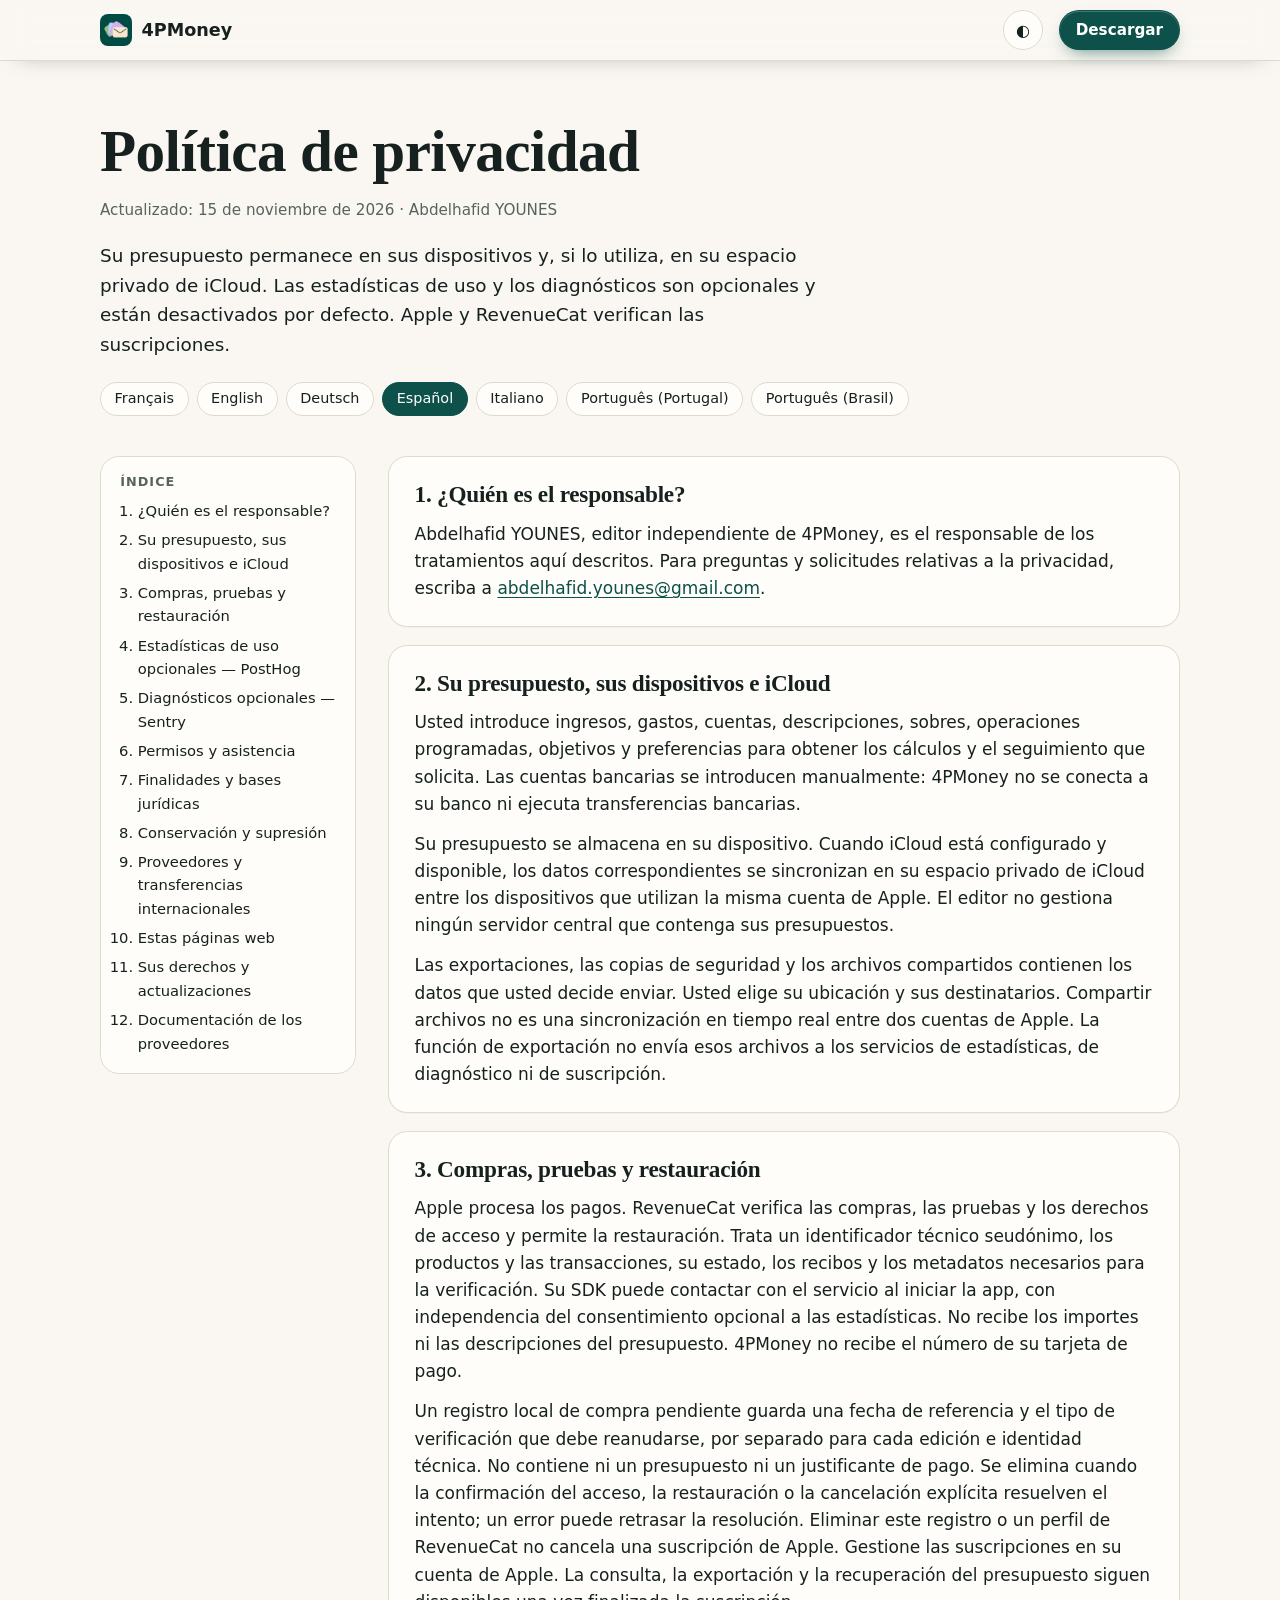
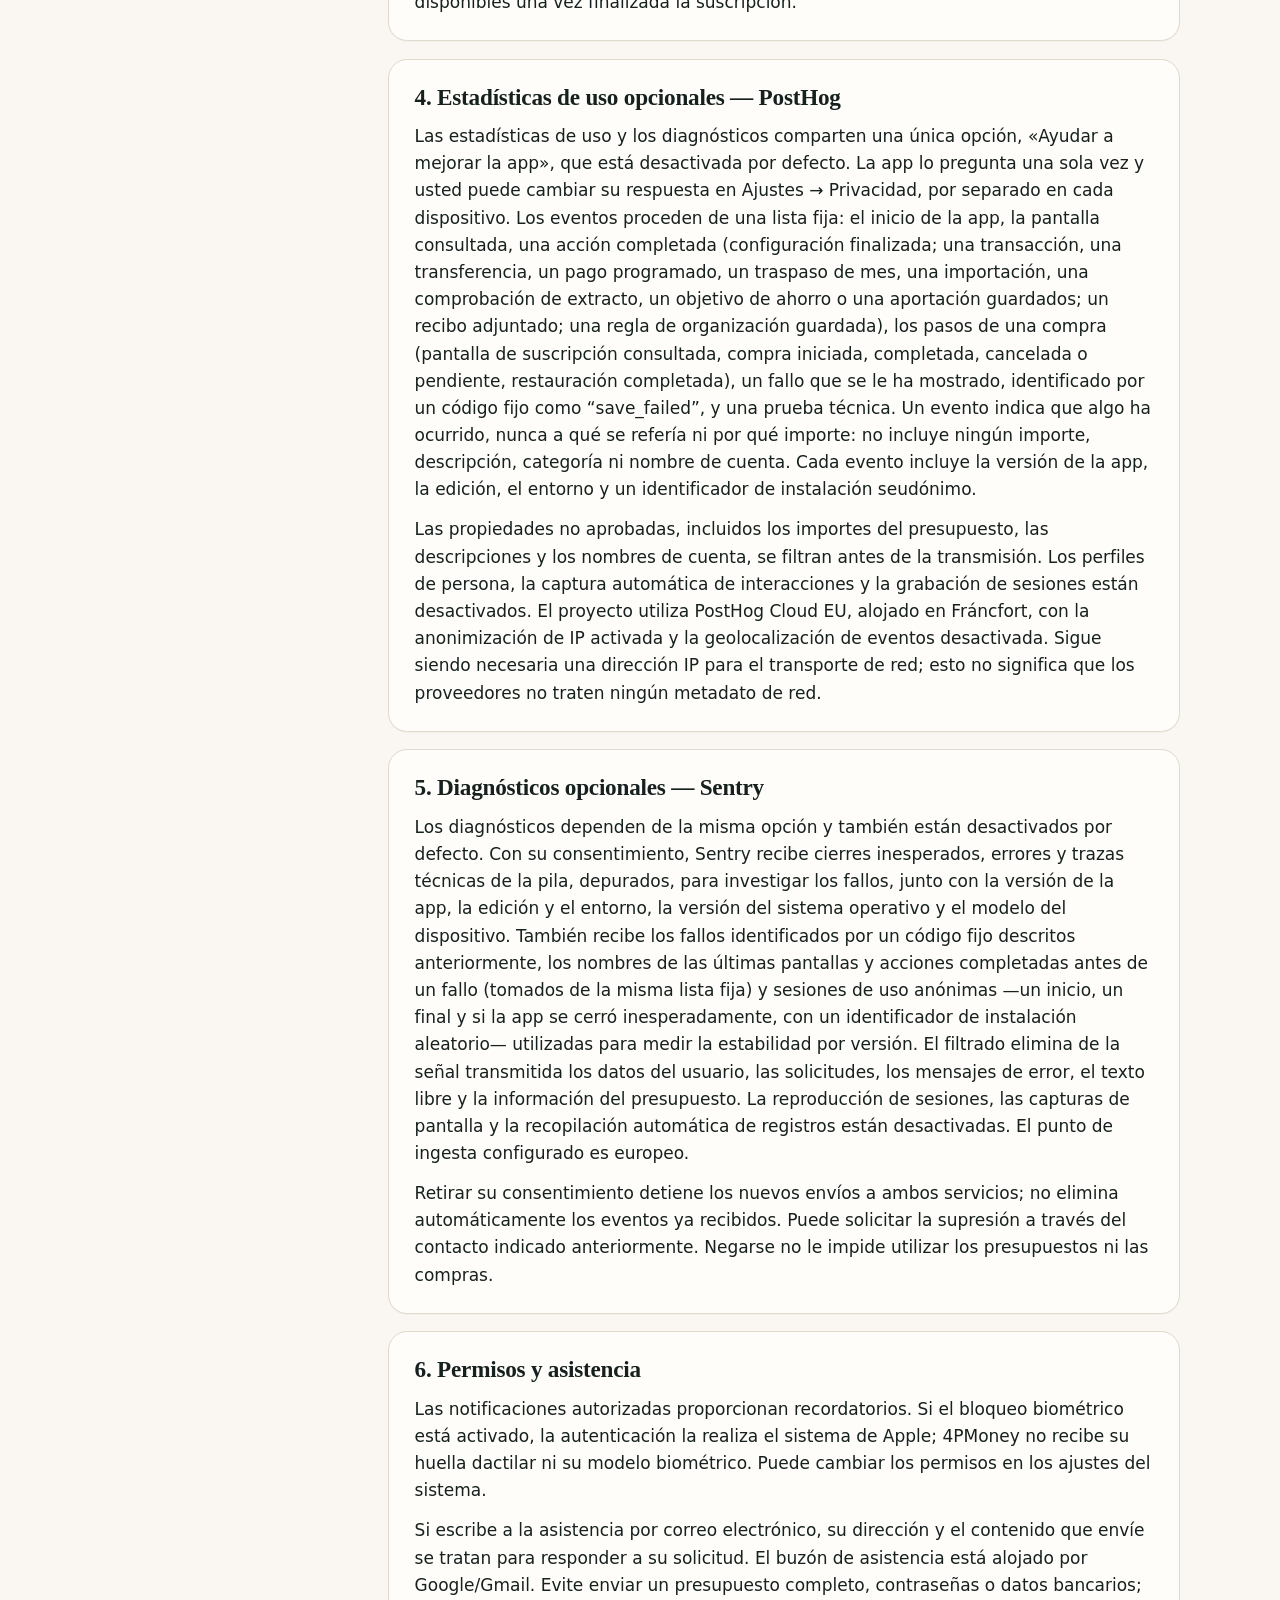
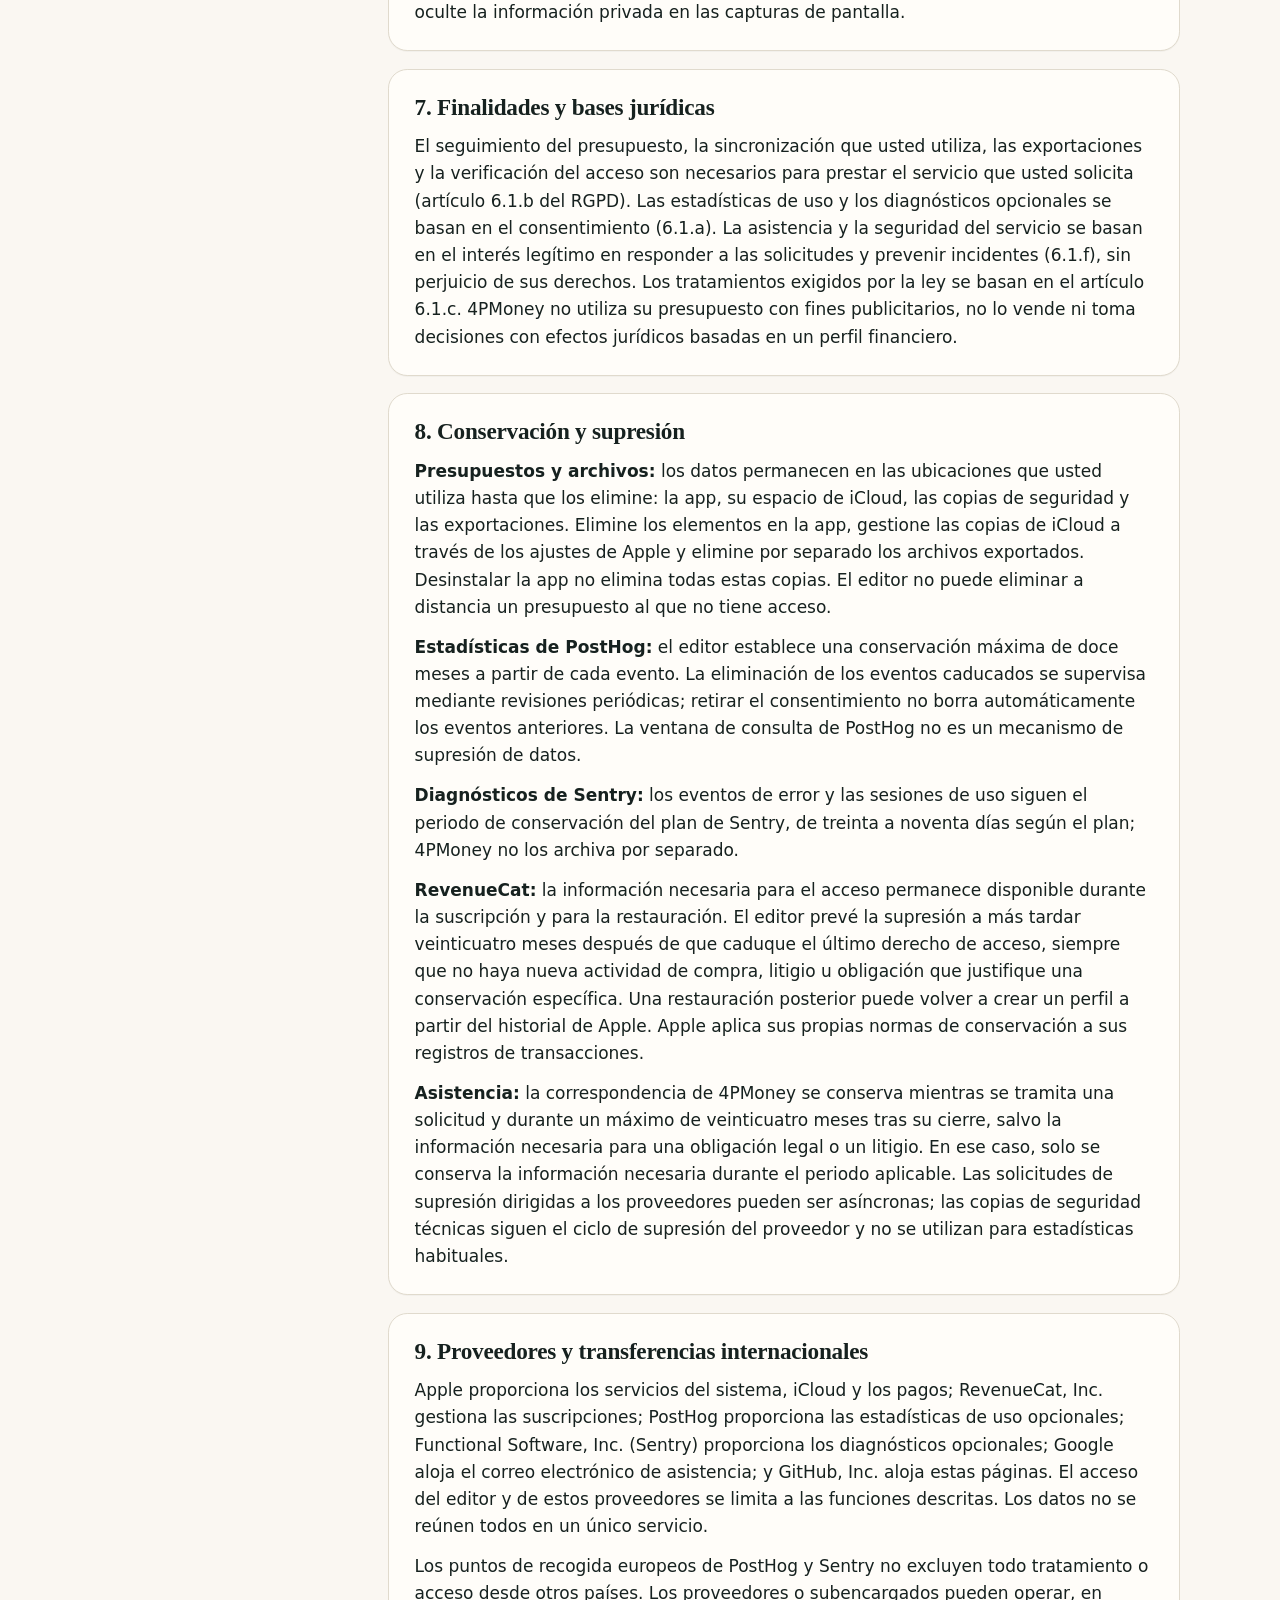
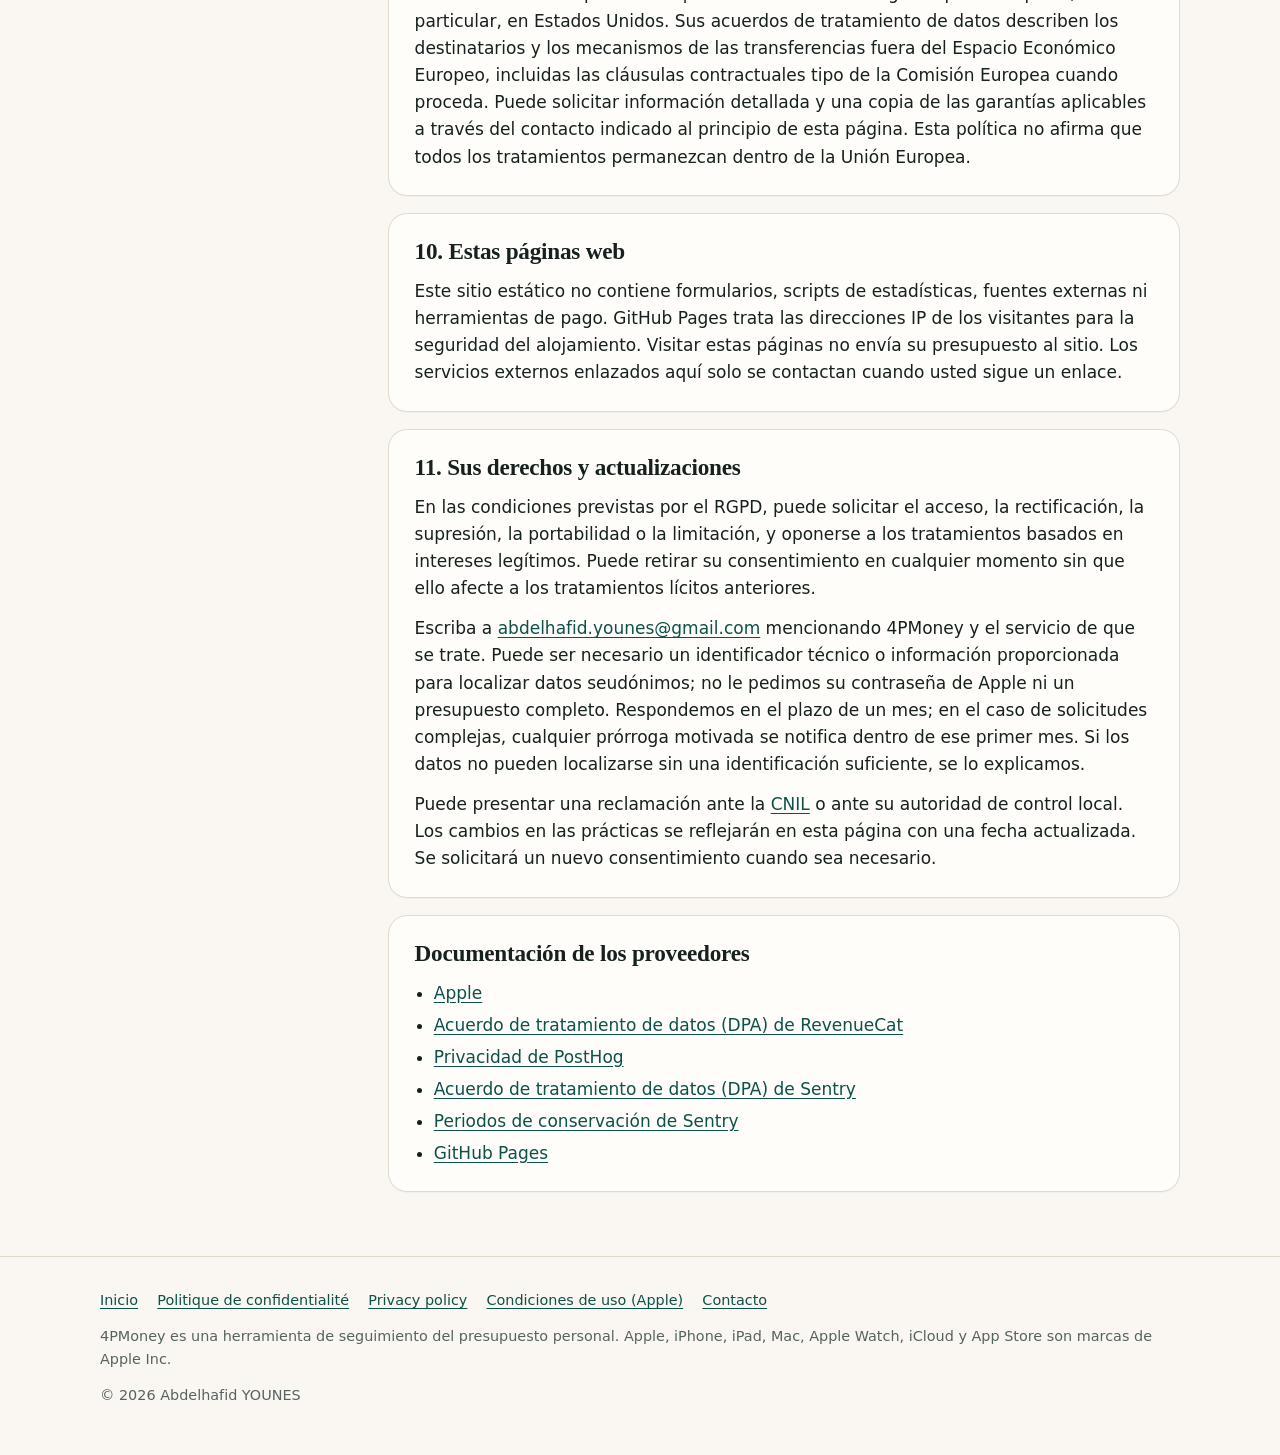
<file: privacy/es/index.html>
<!doctype html>
<html lang="es">
<head>
<meta charset="utf-8">
<meta name="viewport" content="width=device-width, initial-scale=1">
<title>4PMoney — Política de privacidad</title>
<meta name="description" content="Su presupuesto permanece en sus dispositivos y, si lo utiliza, en su espacio privado de iCloud. Las estadísticas de uso y los diagnósticos son opcionales y están desactivados por defecto. Apple y RevenueCat verifican las suscripciones.">
<meta name="theme-color" content="#faf7f2" media="(prefers-color-scheme: light)">
<meta name="theme-color" content="#101816" media="(prefers-color-scheme: dark)">
<link rel="icon" href="../../assets/touch-icon.png">
<link rel="apple-touch-icon" href="../../assets/touch-icon.png">
<style>
:root{
  --fond:#faf7f2;--carte:#fffdf9;--teinte:#f1ede4;--encre:#16211f;--doux:#56635f;--trait:#e0dacd;
  --accent:#0d514a;--accent-encre:#ffffff;--accent-doux:#dfe6e1;
  --prevoir:#2f6fd6;--plaisir:#b9770a;--profiter:#7a4fd0;--proteger:#0b8a62;
  --prevoir-f:#e8edf6;--plaisir-f:#fbf0e2;--profiter-f:#f0e6f4;--proteger-f:#e2f1e9;
  --alerte:#a3540c;--ombre:0 18px 50px rgba(22,33,31,.12);
}
@media (prefers-color-scheme:dark){:root:not([data-theme="light"]){
  --fond:#101816;--carte:#19221f;--teinte:#151e1b;--encre:#eef3f0;--doux:#a7b5af;--trait:#2b3733;
  --accent:#7fd2bb;--accent-encre:#0c1b18;--accent-doux:#20302b;
  --prevoir:#8fb6ff;--plaisir:#f1b65a;--profiter:#c2a4ff;--proteger:#6fd6b0;
  --prevoir-f:#1d2a3f;--plaisir-f:#352c1c;--profiter-f:#2c2540;--proteger-f:#17332a;
  --alerte:#f0a35a;--ombre:0 18px 50px rgba(0,0,0,.45);
}}
:root[data-theme="dark"]{
  --fond:#101816;--carte:#19221f;--teinte:#151e1b;--encre:#eef3f0;--doux:#a7b5af;--trait:#2b3733;
  --accent:#7fd2bb;--accent-encre:#0c1b18;--accent-doux:#20302b;
  --prevoir:#8fb6ff;--plaisir:#f1b65a;--profiter:#c2a4ff;--proteger:#6fd6b0;
  --prevoir-f:#1d2a3f;--plaisir-f:#352c1c;--profiter-f:#2c2540;--proteger-f:#17332a;
  --alerte:#f0a35a;--ombre:0 18px 50px rgba(0,0,0,.45);
}
*{box-sizing:border-box}
html{scroll-behavior:smooth;-webkit-text-size-adjust:100%}
body{margin:0;background:var(--fond);color:var(--encre);font:1.0625rem/1.6 -apple-system,BlinkMacSystemFont,"SF Pro Text","Segoe UI",system-ui,sans-serif;overflow-wrap:break-word}
img{max-width:100%;height:auto;display:block}
a{color:var(--accent);text-underline-offset:.2em}
a:focus-visible,button:focus-visible,input:focus-visible,summary:focus-visible{outline:3px solid var(--plaisir);outline-offset:3px;border-radius:6px}
.wrap{max-width:70rem;margin:0 auto;padding:0 1.25rem}
h1,h2,h3{font-family:"New York","Iowan Old Style",Georgia,serif;font-weight:600;line-height:1.15;letter-spacing:-.01em;margin:0;text-wrap:balance}
h1{font-size:clamp(2.2rem,6vw,3.7rem)}
h2{font-size:clamp(1.7rem,4vw,2.5rem)}
h3{font-size:1.25rem;font-family:inherit;font-weight:650;letter-spacing:0}
p{margin:0}
.sur{font-size:.8125rem;font-weight:650;letter-spacing:.12em;text-transform:uppercase;color:var(--accent)}
.chapo{font-size:1.2rem;color:var(--doux);max-width:38rem}
.num{font-variant-numeric:tabular-nums;font-feature-settings:"tnum"}
.skip{position:absolute;left:-999px}.skip:focus{left:1rem;top:1rem;background:var(--carte);padding:.5rem 1rem;z-index:20}

header.barre{position:sticky;top:0;z-index:10;background:color-mix(in srgb,var(--fond) 88%,transparent);backdrop-filter:saturate(1.4) blur(14px);-webkit-backdrop-filter:saturate(1.4) blur(14px);border-bottom:1px solid var(--trait)}
.barre .wrap{display:flex;align-items:center;gap:1rem;min-height:3.75rem}
.marque{display:flex;align-items:center;gap:.6rem;font-weight:700;font-size:1.1rem;color:var(--encre);text-decoration:none}
.marque img{width:2rem;height:2rem;border-radius:.5rem}
.barre nav{margin-left:auto;display:flex;gap:1.4rem;font-size:.95rem}
.barre nav a{color:var(--doux);text-decoration:none}.barre nav a:hover{color:var(--encre)}
.theme{border:1px solid var(--trait);background:var(--carte);color:var(--encre);border-radius:999px;width:2.5rem;height:2.5rem;cursor:pointer;font-size:1rem}
.langue{display:inline-grid;place-items:center;border:1px solid var(--trait);background:var(--carte);color:var(--encre);border-radius:999px;height:2.5rem;padding:0 .8rem;font-size:.85rem;font-weight:650;letter-spacing:.04em;text-decoration:none}.langue:hover{border-color:var(--accent)}
@media (max-width:26rem){.barre .wrap{gap:.45rem}.langue{padding:0 .55rem}.barre .btn.petit{padding-left:.8rem;padding-right:.8rem}}
@media (max-width:23rem){.marque{font-size:0;gap:0}}
.btn{display:inline-flex;align-items:center;justify-content:center;gap:.5rem;min-height:3rem;padding:.7rem 1.4rem;border-radius:999px;font-weight:650;text-decoration:none;border:1px solid transparent}
.btn.plein{background:var(--accent);color:var(--accent-encre)}
.btn.contour{border-color:var(--trait);color:var(--encre);background:var(--carte)}
.btn.petit{min-height:2.5rem;padding:.4rem 1rem;font-size:.95rem}

.hero{padding:4rem 0 3rem}
.hero .wrap{display:grid;grid-template-columns:1.05fr .95fr;gap:3rem;align-items:center}
.hero h1{margin:.9rem 0 1.2rem}
.actions{display:flex;flex-wrap:wrap;gap:.75rem;margin-top:1.8rem}
.garanties{list-style:none;padding:0;margin:1.8rem 0 0;display:flex;flex-wrap:wrap;gap:.5rem 1.4rem;color:var(--doux);font-size:.95rem}
.garanties li::before{content:"✓";color:var(--accent);font-weight:700;margin-right:.45rem}
.scene{position:relative;display:flex;justify-content:center;min-height:34rem}
.tel{width:min(19rem,74vw);border-radius:2.9rem;padding:.55rem;background:#0c1211;box-shadow:var(--ombre);border:1px solid #2a3532}
.tel img{border-radius:2.4rem;width:100%;aspect-ratio:1170/2532;object-fit:cover}
.montre{position:absolute;right:0;bottom:1.5rem;width:9.5rem;border-radius:2.2rem;padding:.5rem;background:#0c1211;border:1px solid #2a3532;box-shadow:var(--ombre)}
.montre img{border-radius:1.8rem}

section{padding:4.5rem 0}
section.teinte{background:var(--teinte);border-block:1px solid var(--trait)}
.tete{max-width:44rem;margin-bottom:2.5rem}.tete h2{margin:.7rem 0 1rem}

.quatre{display:grid;grid-template-columns:repeat(4,1fr);gap:1rem}
.env{border-radius:1.4rem;padding:1.4rem;border:1px solid var(--trait);position:relative;overflow:hidden}
.env::before{content:"";position:absolute;inset:0 0 auto 0;height:1.4rem;clip-path:polygon(0 0,100% 0,50% 100%);opacity:.5;background:currentColor}
.env.prevoir{background:var(--prevoir-f);color:var(--prevoir)}.env.plaisir{background:var(--plaisir-f);color:var(--plaisir)}
.env.profiter{background:var(--profiter-f);color:var(--profiter)}.env.proteger{background:var(--proteger-f);color:var(--proteger)}
.env h3{margin-top:1.2rem;color:var(--encre)}
.env .part{font-size:2.3rem;font-weight:700;font-family:ui-rounded,"SF Pro Rounded",system-ui,sans-serif;line-height:1.1;margin:.4rem 0}
.env p{color:var(--encre);opacity:.82;font-size:.95rem}

.simu{margin-top:2rem;background:var(--carte);border:1px solid var(--trait);border-radius:1.6rem;padding:1.6rem;box-shadow:var(--ombre);display:grid;grid-template-columns:.9fr 1.1fr;gap:2rem}
.simu label{display:flex;justify-content:space-between;gap:1rem;font-weight:600;margin-bottom:.4rem}
.simu label output{font-family:ui-rounded,"SF Pro Rounded",system-ui,sans-serif;color:var(--accent)}
.simu input[type=range]{width:100%;accent-color:var(--accent);height:2rem}
.champ{margin-bottom:1.3rem}
.simu .note{font-size:.9rem;color:var(--doux)}
.lignes{display:grid;gap:.7rem}
.ligne{display:grid;grid-template-columns:6.2rem 1fr 6.6rem;align-items:center;gap:.8rem;font-size:.98rem}
.ligne b{font-weight:650}
.jauge{height:.7rem;border-radius:999px;background:var(--accent-doux);overflow:hidden}
.jauge i{display:block;height:100%;border-radius:999px;width:0;transition:width .35s ease}
.ligne .somme{text-align:right;font-family:ui-rounded,"SF Pro Rounded",system-ui,sans-serif;font-weight:650}
.verdict{margin-top:1.1rem;padding:.9rem 1rem;border-radius:.9rem;background:var(--accent-doux);font-size:.95rem}
.verdict.alerte{color:var(--alerte);background:color-mix(in srgb,var(--alerte) 12%,var(--carte))}

.regles{display:grid;grid-template-columns:repeat(3,1fr);gap:1rem;margin-top:2rem}
.regle{background:var(--carte);border:1px solid var(--trait);border-radius:1.2rem;padding:1.3rem}
.regle h3{margin-bottom:.5rem;font-size:1.08rem}.regle p{color:var(--doux);font-size:.97rem}

.etapes{display:grid;gap:3.5rem}
.etape{display:grid;grid-template-columns:1fr 1fr;gap:3rem;align-items:center}
.etape:nth-child(even) .visuel{order:-1}
.etape .rang{display:inline-grid;place-items:center;width:2.4rem;height:2.4rem;border-radius:999px;background:var(--accent);color:var(--accent-encre);font-weight:700;margin-bottom:1rem}
.etape h3{font-size:1.5rem;margin-bottom:.7rem}.etape p{color:var(--doux)}
.etape ul{margin:1rem 0 0;padding-left:1.1rem;color:var(--doux)}.etape li{margin:.3rem 0}
.visuel{display:flex;justify-content:center}
.visuel .tel{width:min(16.5rem,70vw)}

.appareils{display:grid;grid-template-columns:1.5fr 1fr;gap:1.2rem}
.app{background:var(--carte);border:1px solid var(--trait);border-radius:1.5rem;padding:1.4rem;display:flex;flex-direction:column;gap:1rem}
.app h3{margin-bottom:.3rem}.app p{color:var(--doux);font-size:.97rem}
.app .cadre{border-radius:1rem;overflow:hidden;border:1px solid var(--trait);margin-top:auto}
.app.ipad .cadre{max-height:23rem}.app.ipad .cadre img{width:100%;object-fit:cover;object-position:top}
.app.large{grid-column:1/-1}

.piliers{display:grid;grid-template-columns:repeat(2,1fr);gap:1rem}
.pilier{background:var(--carte);border:1px solid var(--trait);border-radius:1.2rem;padding:1.4rem}
.pilier h3{margin-bottom:.5rem}.pilier p{color:var(--doux)}
.avis{margin-top:1.5rem;font-size:.95rem;color:var(--doux);border-left:3px solid var(--accent);padding-left:1rem;max-width:48rem}

.offres{display:grid;grid-template-columns:repeat(2,1fr);gap:1.2rem;max-width:56rem}
.offre{background:var(--carte);border:1px solid var(--trait);border-radius:1.5rem;padding:1.6rem}
.offre.mise{border:2px solid var(--accent)}
.offre h3{font-size:1.35rem}.offre .sous{color:var(--doux);margin:.3rem 0 1rem}
.offre ul{list-style:none;padding:0;margin:0;display:grid;gap:.55rem}
.offre li{padding-left:1.6rem;position:relative}
.offre li::before{content:"✓";position:absolute;left:0;color:var(--accent);font-weight:700}
.offre li.non{color:var(--doux)}.offre li.non::before{content:"–";color:var(--doux)}

.tele{display:grid;grid-template-columns:repeat(3,1fr);gap:1rem}
.edition{background:var(--carte);border:1px solid var(--trait);border-radius:1.4rem;padding:1.5rem;display:flex;flex-direction:column;gap:.7rem;align-items:flex-start}
.edition p{color:var(--doux);font-size:.97rem;flex:1}
.pas{counter-reset:pas;list-style:none;padding:0;margin:2rem 0 0;display:grid;grid-template-columns:repeat(3,1fr);gap:1rem}
.pas li{counter-increment:pas;padding-left:2.8rem;position:relative;color:var(--doux)}
.pas li::before{content:counter(pas);position:absolute;left:0;top:0;width:2rem;height:2rem;border-radius:999px;border:1.5px solid var(--accent);color:var(--accent);display:grid;place-items:center;font-weight:700}
.pas b{color:var(--encre);display:block}

.faq{max-width:48rem}
details{border-bottom:1px solid var(--trait);padding:1.1rem 0}
summary{cursor:pointer;font-weight:650;font-size:1.08rem;list-style:none;display:flex;justify-content:space-between;gap:1rem}
summary::-webkit-details-marker{display:none}
summary::after{content:"+";color:var(--accent);font-size:1.4rem;line-height:1}
details[open] summary::after{content:"–"}
details p{margin-top:.7rem;color:var(--doux)}

.fin{text-align:center}.fin img{width:5.5rem;height:5.5rem;border-radius:1.3rem;margin:0 auto 1.4rem;box-shadow:var(--ombre)}
.fin .chapo{margin:1rem auto 0}.fin .actions{justify-content:center}
footer{border-top:1px solid var(--trait);padding:2rem 0 3rem;font-size:.9rem;color:var(--doux)}
footer .wrap{display:grid;gap:.8rem}
footer nav{display:flex;flex-wrap:wrap;gap:.4rem 1.2rem}

.reveler{opacity:0;transform:translateY(14px);transition:opacity .6s ease,transform .6s ease}
.reveler.vu{opacity:1;transform:none}
@media (prefers-reduced-motion:reduce){html{scroll-behavior:auto}.reveler{opacity:1;transform:none;transition:none}.jauge i{transition:none}}
@media (max-width:60rem){
  .hero .wrap,.simu,.etape,.appareils{grid-template-columns:1fr}
  .etape:nth-child(even) .visuel{order:0}
  .quatre,.piliers{grid-template-columns:repeat(2,1fr)}
  .regles,.tele,.pas{grid-template-columns:1fr}
  .barre nav{display:none}.theme{margin-left:auto}
  .scene{min-height:0}
}
@media (max-width:36rem){
  section{padding:3.2rem 0}.hero{padding:2.5rem 0 2rem}
  .wrap{padding:0 1rem}
  .quatre,.piliers,.offres{grid-template-columns:1fr}
  .montre{width:7.5rem;right:-.2rem}
  .ligne{grid-template-columns:5.2rem 1fr 5.6rem;gap:.5rem;font-size:.92rem}
  .btn{width:100%}
  .barre .btn{width:auto}.marque{flex-shrink:0}
}

/* ——— Profondeur : lumière, relief et plans successifs ——— */
:root{
  --relief:0 1px 2px rgba(22,33,31,.06),0 6px 14px -4px rgba(22,33,31,.08),0 22px 44px -18px rgba(22,33,31,.16);
  --relief-haut:0 2px 4px rgba(22,33,31,.07),0 14px 28px -8px rgba(22,33,31,.14),0 40px 70px -24px rgba(22,33,31,.24);
  --appareil:0 2px 3px rgba(8,14,13,.35),0 18px 30px -10px rgba(8,14,13,.32),0 60px 90px -30px rgba(8,14,13,.42);
  --reflet:inset 0 1px 0 rgba(255,255,255,.75);--halo:.30;
}
@media (prefers-color-scheme:dark){:root:not([data-theme="light"]){
  --relief:0 1px 2px rgba(0,0,0,.35),0 8px 18px -6px rgba(0,0,0,.4),0 26px 50px -20px rgba(0,0,0,.55);
  --relief-haut:0 2px 4px rgba(0,0,0,.4),0 16px 32px -8px rgba(0,0,0,.5),0 44px 80px -24px rgba(0,0,0,.7);
  --appareil:0 2px 3px rgba(0,0,0,.6),0 18px 30px -10px rgba(0,0,0,.6),0 60px 90px -30px rgba(0,0,0,.8);
  --reflet:inset 0 1px 0 rgba(255,255,255,.06);--halo:.22;
}}
:root[data-theme="dark"]{
  --relief:0 1px 2px rgba(0,0,0,.35),0 8px 18px -6px rgba(0,0,0,.4),0 26px 50px -20px rgba(0,0,0,.55);
  --relief-haut:0 2px 4px rgba(0,0,0,.4),0 16px 32px -8px rgba(0,0,0,.5),0 44px 80px -24px rgba(0,0,0,.7);
  --appareil:0 2px 3px rgba(0,0,0,.6),0 18px 30px -10px rgba(0,0,0,.6),0 60px 90px -30px rgba(0,0,0,.8);
  --reflet:inset 0 1px 0 rgba(255,255,255,.06);--halo:.22;
}

/* Les appareils inclinés ne doivent jamais élargir la page. */
main{overflow-x:clip}
/* Fond du haut de page : quatre lueurs aux couleurs des enveloppes, derrière tout le reste. */
.hero{position:relative;overflow:hidden;isolation:isolate}
.hero::before{content:"";position:absolute;inset:-20% -10% -10%;z-index:-1;pointer-events:none;opacity:var(--halo);filter:blur(60px);
  background:
    radial-gradient(34rem 26rem at 78% 30%,var(--prevoir),transparent 70%),
    radial-gradient(26rem 22rem at 96% 72%,var(--profiter),transparent 70%),
    radial-gradient(24rem 20rem at 58% 88%,var(--plaisir),transparent 70%),
    radial-gradient(26rem 20rem at 8% 6%,var(--proteger),transparent 70%)}
.hero::after{content:"";position:absolute;inset:auto 0 0;height:7rem;z-index:-1;pointer-events:none;background:linear-gradient(to bottom,transparent,var(--fond))}

/* Téléphone : châssis à reflet, encoche étroite, vitre, ombre portée en trois couches. */
.tel{position:relative;background:linear-gradient(145deg,#4b5654 0%,#0c1211 22%,#0a0f0e 78%,#39433f 100%);border:0;
  box-shadow:inset 0 0 0 1.5px rgba(255,255,255,.14),inset 0 0 0 3px #050908,var(--appareil)}
.tel::before{content:"";position:absolute;z-index:2;left:50%;top:calc(.55rem + 1.55%);width:20%;aspect-ratio:3.2/1;transform:translateX(-50%);border-radius:999px;
  background:radial-gradient(circle at 76% 50%,#1b2a3a 0 9%,#0b1016 10% 15%,transparent 16%),#000;box-shadow:0 0 0 1px rgba(255,255,255,.05)}
.tel::after{content:"";position:absolute;inset:.55rem;z-index:1;border-radius:2.4rem;pointer-events:none;
  background:linear-gradient(118deg,rgba(255,255,255,.16) 0%,rgba(255,255,255,.04) 22%,transparent 38%)}
.visuel .tel::before{top:calc(.55rem + 1.55%)}
.montre{background:linear-gradient(145deg,#4b5654 0%,#0c1211 24%,#0a0f0e 76%,#39433f 100%);border:0;
  box-shadow:inset 0 0 0 1.5px rgba(255,255,255,.14),var(--appareil)}

/* Scène d'ouverture : téléphone incliné, montre au premier plan, socle lumineux et ombre au sol. */
.scene{perspective:1500px;--tx:0;--ty:0;--d:0px}
.scene::before{content:"";position:absolute;left:50%;top:46%;width:30rem;max-width:120%;aspect-ratio:1;transform:translate(-50%,-50%);border-radius:50%;z-index:-1;pointer-events:none;
  background:radial-gradient(closest-side,color-mix(in srgb,var(--carte) 85%,transparent),transparent 72%)}
.scene::after{content:"";position:absolute;left:50%;bottom:-1.6rem;width:19rem;max-width:80%;height:2.6rem;transform:translateX(-46%);border-radius:50%;z-index:-1;pointer-events:none;
  background:radial-gradient(closest-side,rgba(8,14,13,.38),transparent);filter:blur(10px)}
.scene .tel{transform:translateY(calc(var(--d) * -.35)) rotateY(calc(-13deg + var(--tx) * 6deg)) rotateX(calc(5deg + var(--ty) * -5deg)) rotateZ(1.2deg);transform-origin:50% 60%;transition:transform .5s cubic-bezier(.2,.7,.2,1);will-change:transform}
.scene .montre{z-index:3;transform:translateY(calc(var(--d) * -.9)) translateZ(90px) rotateY(calc(9deg + var(--tx) * 9deg)) rotateX(calc(var(--ty) * -6deg)) rotateZ(-3deg);transition:transform .5s cubic-bezier(.2,.7,.2,1);will-change:transform}

/* Captures des étapes : inclinaison alternée et lueur de la couleur de l'enveloppe concernée. */
.visuel{perspective:1300px;position:relative;isolation:isolate}
.visuel::before{content:"";position:absolute;left:50%;top:50%;width:26rem;max-width:115%;aspect-ratio:1;transform:translate(-50%,-50%);border-radius:50%;z-index:-1;pointer-events:none;filter:blur(40px);opacity:var(--halo);
  background:radial-gradient(closest-side,var(--lueur,var(--prevoir)),transparent 75%)}
.etape:nth-child(2) .visuel{--lueur:var(--plaisir)}.etape:nth-child(3) .visuel{--lueur:var(--proteger)}
.visuel .tel{transform:rotateY(-11deg) rotateX(3deg);transition:transform .7s cubic-bezier(.2,.7,.2,1)}
.etape:nth-child(even) .visuel .tel{transform:rotateY(11deg) rotateX(3deg)}
.etape:hover .visuel .tel{transform:rotateY(-4deg) rotateX(1deg) translateY(-6px)}
.etape:nth-child(even):hover .visuel .tel{transform:rotateY(4deg) rotateX(1deg) translateY(-6px)}

/* Cartes : reflet en haut, ombre en couches, léger soulèvement au survol. */
.env,.regle,.app,.pilier,.offre,.edition{box-shadow:var(--reflet),var(--relief);transition:transform .35s cubic-bezier(.2,.7,.2,1),box-shadow .35s ease}
.simu{box-shadow:var(--reflet),var(--relief-haut)}
.offre.mise{box-shadow:var(--reflet),var(--relief-haut);transform:translateY(-.5rem)}
@media (hover:hover){
  .env:hover,.regle:hover,.app:hover,.pilier:hover,.edition:hover,.offre:hover{transform:translateY(-5px);box-shadow:var(--reflet),var(--relief-haut)}
  .offre.mise:hover{transform:translateY(-.8rem)}
}
.env{background-image:linear-gradient(160deg,color-mix(in srgb,var(--carte) 55%,transparent),transparent 55%)}
.app .cadre{box-shadow:var(--relief)}
.btn.plein{box-shadow:inset 0 1px 0 rgba(255,255,255,.22),0 8px 18px -8px color-mix(in srgb,var(--accent) 70%,transparent)}
.btn{transition:transform .2s ease,box-shadow .2s ease}.btn:hover{transform:translateY(-1px)}
.fin img{box-shadow:var(--relief-haut)}
.etape .rang{box-shadow:0 6px 14px -6px color-mix(in srgb,var(--accent) 80%,transparent)}

/* Sections teintées : en creux, comme un plan situé derrière la page. */
section.teinte{background:linear-gradient(to bottom,color-mix(in srgb,var(--teinte) 100%,transparent),var(--teinte) 60%,color-mix(in srgb,var(--teinte) 70%,var(--fond)));box-shadow:inset 0 14px 22px -18px rgba(8,14,13,.22),inset 0 -14px 22px -18px rgba(8,14,13,.14)}
header.barre{box-shadow:0 10px 24px -20px rgba(8,14,13,.5)}

@media (max-width:60rem){
  .scene{margin-top:1rem;padding-bottom:1.5rem}
  .scene .tel{transform:rotateY(-8deg) rotateX(3deg) rotateZ(.8deg)}
  .scene .montre{transform:translateZ(60px) rotateY(7deg) rotateZ(-3deg)}
  .visuel .tel,.etape:nth-child(even) .visuel .tel{transform:rotateY(-7deg) rotateX(2deg)}
  .offre.mise{transform:none}
}
@media (prefers-reduced-motion:reduce){
  .scene .tel,.scene .montre,.visuel .tel,.env,.regle,.app,.pilier,.offre,.edition,.btn{transition:none}
  .env:hover,.regle:hover,.app:hover,.pilier:hover,.edition:hover,.offre:hover,.btn:hover{transform:none}
}

/* Privacy page: the commercial design, sections as cards */
.entete{padding:3.5rem 0 1.5rem}
.entete h1{hyphens:auto;-webkit-hyphens:auto}
.entete .maj{margin-top:.8rem;color:var(--doux);font-size:.95rem}
.entete .resume{margin-top:1.2rem;max-width:46rem;font-size:1.15rem;color:var(--encre)}
.langues{display:flex;flex-wrap:wrap;gap:.5rem;margin-top:1.4rem}
.langues a{border:1px solid var(--trait);background:var(--carte);color:var(--encre);border-radius:999px;padding:.3rem .85rem;font-size:.9rem;text-decoration:none}
.langues a[aria-current]{background:var(--accent);border-color:var(--accent);color:var(--accent-encre)}
.politique{display:grid;grid-template-columns:16rem 1fr;gap:2rem;align-items:start;padding:1rem 0 4rem}
.sommaire{position:sticky;top:5rem;background:var(--carte);border:1px solid var(--trait);border-radius:1.2rem;padding:1.1rem 1.2rem;font-size:.92rem}
.sommaire h2{font-family:inherit;font-size:.8rem;text-transform:uppercase;letter-spacing:.08em;color:var(--doux);margin-bottom:.6rem}
.sommaire ol{margin:0;padding-left:1.1rem;display:grid;gap:.35rem}
.sommaire a{color:var(--encre);text-decoration:none}.sommaire a:hover{color:var(--accent);text-decoration:underline}
.cartes{display:grid;gap:1.1rem}
.cartes article{background:var(--carte);border:1px solid var(--trait);border-radius:1.2rem;padding:1.5rem 1.6rem;box-shadow:0 1px 0 rgba(22,33,31,.03);scroll-margin-top:5rem}
.cartes article h2{font-size:1.45rem;margin-bottom:.8rem}
.cartes article p+p{margin-top:.8rem}
.cartes article ul{margin:.4rem 0 0;padding-left:1.2rem;display:grid;gap:.3rem}
@media (max-width:60rem){.politique{grid-template-columns:1fr}.sommaire{position:static}}
@media (max-width:36rem){.entete{padding:2.4rem 0 1rem}.entete h1{font-size:clamp(1.9rem,8.5vw,2.4rem)}.cartes article{padding:1.2rem}}
</style>
</head>
<body>
<a class="skip" href="#contenu">Ir al contenido</a>

<header class="barre">
  <div class="wrap">
    <a class="marque" href="../../en/"><img src="../../assets/touch-icon.png" alt="" width="64" height="64">4PMoney</a>
    <button class="theme" id="theme" type="button" aria-label="Cambiar entre tema claro y oscuro" style="margin-left:auto">◐</button>
    <a class="btn plein petit" href="../../en/#telecharger">Descargar</a>
  </div>
</header>

<main id="contenu">
  <div class="wrap">
    <div class="entete">
      <h1>Política de privacidad</h1>
      <p class="maj">Actualizado: 15 de noviembre de 2026 · Abdelhafid YOUNES</p>
      <p class="resume">Su presupuesto permanece en sus dispositivos y, si lo utiliza, en su espacio privado de iCloud. Las estadísticas de uso y los diagnósticos son opcionales y están desactivados por defecto. Apple y RevenueCat verifican las suscripciones.</p>
      <nav class="langues" aria-label="Idiomas"><a href="../../confidentialite/" lang="fr" hreflang="fr">Français</a><a href="../../privacy/" lang="en" hreflang="en">English</a><a href="../../privacy/de/" lang="de" hreflang="de">Deutsch</a><a href="../../privacy/es/" lang="es" hreflang="es" aria-current="page">Español</a><a href="../../privacy/it/" lang="it" hreflang="it">Italiano</a><a href="../../privacy/pt/" lang="pt-PT" hreflang="pt-PT">Português (Portugal)</a><a href="../../privacy/pt-br/" lang="pt-BR" hreflang="pt-BR">Português (Brasil)</a></nav>
    </div>
    <div class="politique">
      <nav class="sommaire" aria-labelledby="sommaire-titre"><h2 id="sommaire-titre">Índice</h2><ol><li><a href="#section-1">¿Quién es el responsable?</a></li><li><a href="#section-2">Su presupuesto, sus dispositivos e iCloud</a></li><li><a href="#section-3">Compras, pruebas y restauración</a></li><li><a href="#section-4">Estadísticas de uso opcionales — PostHog</a></li><li><a href="#section-5">Diagnósticos opcionales — Sentry</a></li><li><a href="#section-6">Permisos y asistencia</a></li><li><a href="#section-7">Finalidades y bases jurídicas</a></li><li><a href="#section-8">Conservación y supresión</a></li><li><a href="#section-9">Proveedores y transferencias internacionales</a></li><li><a href="#section-10">Estas páginas web</a></li><li><a href="#section-11">Sus derechos y actualizaciones</a></li><li><a href="#section-12">Documentación de los proveedores</a></li></ol></nav>
      <div class="cartes">
<article aria-labelledby="section-1"><h2 id="section-1">1. ¿Quién es el responsable?</h2><p>Abdelhafid YOUNES, editor independiente de 4PMoney, es el responsable de los tratamientos aquí descritos. Para preguntas y solicitudes relativas a la privacidad, escriba a <a href="mailto:abdelhafid.younes@gmail.com">abdelhafid.younes@gmail.com</a>.</p></article>
<article aria-labelledby="section-2"><h2 id="section-2">2. Su presupuesto, sus dispositivos e iCloud</h2><p>Usted introduce ingresos, gastos, cuentas, descripciones, sobres, operaciones programadas, objetivos y preferencias para obtener los cálculos y el seguimiento que solicita. Las cuentas bancarias se introducen manualmente: 4PMoney no se conecta a su banco ni ejecuta transferencias bancarias.</p><p>Su presupuesto se almacena en su dispositivo. Cuando iCloud está configurado y disponible, los datos correspondientes se sincronizan en su espacio privado de iCloud entre los dispositivos que utilizan la misma cuenta de Apple. El editor no gestiona ningún servidor central que contenga sus presupuestos.</p><p>Las exportaciones, las copias de seguridad y los archivos compartidos contienen los datos que usted decide enviar. Usted elige su ubicación y sus destinatarios. Compartir archivos no es una sincronización en tiempo real entre dos cuentas de Apple. La función de exportación no envía esos archivos a los servicios de estadísticas, de diagnóstico ni de suscripción.</p></article>
<article aria-labelledby="section-3"><h2 id="section-3">3. Compras, pruebas y restauración</h2><p>Apple procesa los pagos. RevenueCat verifica las compras, las pruebas y los derechos de acceso y permite la restauración. Trata un identificador técnico seudónimo, los productos y las transacciones, su estado, los recibos y los metadatos necesarios para la verificación. Su SDK puede contactar con el servicio al iniciar la app, con independencia del consentimiento opcional a las estadísticas. No recibe los importes ni las descripciones del presupuesto. 4PMoney no recibe el número de su tarjeta de pago.</p><p>Un registro local de compra pendiente guarda una fecha de referencia y el tipo de verificación que debe reanudarse, por separado para cada edición e identidad técnica. No contiene ni un presupuesto ni un justificante de pago. Se elimina cuando la confirmación del acceso, la restauración o la cancelación explícita resuelven el intento; un error puede retrasar la resolución. Eliminar este registro o un perfil de RevenueCat no cancela una suscripción de Apple. Gestione las suscripciones en su cuenta de Apple. La consulta, la exportación y la recuperación del presupuesto siguen disponibles una vez finalizada la suscripción.</p></article>
<article aria-labelledby="section-4"><h2 id="section-4">4. Estadísticas de uso opcionales — PostHog</h2><p>Las estadísticas de uso y los diagnósticos comparten una única opción, «Ayudar a mejorar la app», que está desactivada por defecto. La app lo pregunta una sola vez y usted puede cambiar su respuesta en Ajustes → Privacidad, por separado en cada dispositivo. Los eventos proceden de una lista fija: el inicio de la app, la pantalla consultada, una acción completada (configuración finalizada; una transacción, una transferencia, un pago programado, un traspaso de mes, una importación, una comprobación de extracto, un objetivo de ahorro o una aportación guardados; un recibo adjuntado; una regla de organización guardada), los pasos de una compra (pantalla de suscripción consultada, compra iniciada, completada, cancelada o pendiente, restauración completada), un fallo que se le ha mostrado, identificado por un código fijo como “save_failed”, y una prueba técnica. Un evento indica que algo ha ocurrido, nunca a qué se refería ni por qué importe: no incluye ningún importe, descripción, categoría ni nombre de cuenta. Cada evento incluye la versión de la app, la edición, el entorno y un identificador de instalación seudónimo.</p><p>Las propiedades no aprobadas, incluidos los importes del presupuesto, las descripciones y los nombres de cuenta, se filtran antes de la transmisión. Los perfiles de persona, la captura automática de interacciones y la grabación de sesiones están desactivados. El proyecto utiliza PostHog Cloud EU, alojado en Fráncfort, con la anonimización de IP activada y la geolocalización de eventos desactivada. Sigue siendo necesaria una dirección IP para el transporte de red; esto no significa que los proveedores no traten ningún metadato de red.</p></article>
<article aria-labelledby="section-5"><h2 id="section-5">5. Diagnósticos opcionales — Sentry</h2><p>Los diagnósticos dependen de la misma opción y también están desactivados por defecto. Con su consentimiento, Sentry recibe cierres inesperados, errores y trazas técnicas de la pila, depurados, para investigar los fallos, junto con la versión de la app, la edición y el entorno, la versión del sistema operativo y el modelo del dispositivo. También recibe los fallos identificados por un código fijo descritos anteriormente, los nombres de las últimas pantallas y acciones completadas antes de un fallo (tomados de la misma lista fija) y sesiones de uso anónimas —un inicio, un final y si la app se cerró inesperadamente, con un identificador de instalación aleatorio— utilizadas para medir la estabilidad por versión. El filtrado elimina de la señal transmitida los datos del usuario, las solicitudes, los mensajes de error, el texto libre y la información del presupuesto. La reproducción de sesiones, las capturas de pantalla y la recopilación automática de registros están desactivadas. El punto de ingesta configurado es europeo.</p><p>Retirar su consentimiento detiene los nuevos envíos a ambos servicios; no elimina automáticamente los eventos ya recibidos. Puede solicitar la supresión a través del contacto indicado anteriormente. Negarse no le impide utilizar los presupuestos ni las compras.</p></article>
<article aria-labelledby="section-6"><h2 id="section-6">6. Permisos y asistencia</h2><p>Las notificaciones autorizadas proporcionan recordatorios. Si el bloqueo biométrico está activado, la autenticación la realiza el sistema de Apple; 4PMoney no recibe su huella dactilar ni su modelo biométrico. Puede cambiar los permisos en los ajustes del sistema.</p><p>Si escribe a la asistencia por correo electrónico, su dirección y el contenido que envíe se tratan para responder a su solicitud. El buzón de asistencia está alojado por Google/Gmail. Evite enviar un presupuesto completo, contraseñas o datos bancarios; oculte la información privada en las capturas de pantalla.</p></article>
<article aria-labelledby="section-7"><h2 id="section-7">7. Finalidades y bases jurídicas</h2><p>El seguimiento del presupuesto, la sincronización que usted utiliza, las exportaciones y la verificación del acceso son necesarios para prestar el servicio que usted solicita (artículo 6.1.b del RGPD). Las estadísticas de uso y los diagnósticos opcionales se basan en el consentimiento (6.1.a). La asistencia y la seguridad del servicio se basan en el interés legítimo en responder a las solicitudes y prevenir incidentes (6.1.f), sin perjuicio de sus derechos. Los tratamientos exigidos por la ley se basan en el artículo 6.1.c. 4PMoney no utiliza su presupuesto con fines publicitarios, no lo vende ni toma decisiones con efectos jurídicos basadas en un perfil financiero.</p></article>
<article aria-labelledby="section-8"><h2 id="section-8">8. Conservación y supresión</h2><p><strong>Presupuestos y archivos:</strong> los datos permanecen en las ubicaciones que usted utiliza hasta que los elimine: la app, su espacio de iCloud, las copias de seguridad y las exportaciones. Elimine los elementos en la app, gestione las copias de iCloud a través de los ajustes de Apple y elimine por separado los archivos exportados. Desinstalar la app no elimina todas estas copias. El editor no puede eliminar a distancia un presupuesto al que no tiene acceso.</p><p><strong>Estadísticas de PostHog:</strong> el editor establece una conservación máxima de doce meses a partir de cada evento. La eliminación de los eventos caducados se supervisa mediante revisiones periódicas; retirar el consentimiento no borra automáticamente los eventos anteriores. La ventana de consulta de PostHog no es un mecanismo de supresión de datos.</p><p><strong>Diagnósticos de Sentry:</strong> los eventos de error y las sesiones de uso siguen el periodo de conservación del plan de Sentry, de treinta a noventa días según el plan; 4PMoney no los archiva por separado.</p><p><strong>RevenueCat:</strong> la información necesaria para el acceso permanece disponible durante la suscripción y para la restauración. El editor prevé la supresión a más tardar veinticuatro meses después de que caduque el último derecho de acceso, siempre que no haya nueva actividad de compra, litigio u obligación que justifique una conservación específica. Una restauración posterior puede volver a crear un perfil a partir del historial de Apple. Apple aplica sus propias normas de conservación a sus registros de transacciones.</p><p><strong>Asistencia:</strong> la correspondencia de 4PMoney se conserva mientras se tramita una solicitud y durante un máximo de veinticuatro meses tras su cierre, salvo la información necesaria para una obligación legal o un litigio. En ese caso, solo se conserva la información necesaria durante el periodo aplicable. Las solicitudes de supresión dirigidas a los proveedores pueden ser asíncronas; las copias de seguridad técnicas siguen el ciclo de supresión del proveedor y no se utilizan para estadísticas habituales.</p></article>
<article aria-labelledby="section-9"><h2 id="section-9">9. Proveedores y transferencias internacionales</h2><p>Apple proporciona los servicios del sistema, iCloud y los pagos; RevenueCat, Inc. gestiona las suscripciones; PostHog proporciona las estadísticas de uso opcionales; Functional Software, Inc. (Sentry) proporciona los diagnósticos opcionales; Google aloja el correo electrónico de asistencia; y GitHub, Inc. aloja estas páginas. El acceso del editor y de estos proveedores se limita a las funciones descritas. Los datos no se reúnen todos en un único servicio.</p><p>Los puntos de recogida europeos de PostHog y Sentry no excluyen todo tratamiento o acceso desde otros países. Los proveedores o subencargados pueden operar, en particular, en Estados Unidos. Sus acuerdos de tratamiento de datos describen los destinatarios y los mecanismos de las transferencias fuera del Espacio Económico Europeo, incluidas las cláusulas contractuales tipo de la Comisión Europea cuando proceda. Puede solicitar información detallada y una copia de las garantías aplicables a través del contacto indicado al principio de esta página. Esta política no afirma que todos los tratamientos permanezcan dentro de la Unión Europea.</p></article>
<article aria-labelledby="section-10"><h2 id="section-10">10. Estas páginas web</h2><p>Este sitio estático no contiene formularios, scripts de estadísticas, fuentes externas ni herramientas de pago. GitHub Pages trata las direcciones IP de los visitantes para la seguridad del alojamiento. Visitar estas páginas no envía su presupuesto al sitio. Los servicios externos enlazados aquí solo se contactan cuando usted sigue un enlace.</p></article>
<article aria-labelledby="section-11"><h2 id="section-11">11. Sus derechos y actualizaciones</h2><p>En las condiciones previstas por el RGPD, puede solicitar el acceso, la rectificación, la supresión, la portabilidad o la limitación, y oponerse a los tratamientos basados en intereses legítimos. Puede retirar su consentimiento en cualquier momento sin que ello afecte a los tratamientos lícitos anteriores.</p><p>Escriba a <a href="mailto:abdelhafid.younes@gmail.com">abdelhafid.younes@gmail.com</a> mencionando 4PMoney y el servicio de que se trate. Puede ser necesario un identificador técnico o información proporcionada para localizar datos seudónimos; no le pedimos su contraseña de Apple ni un presupuesto completo. Respondemos en el plazo de un mes; en el caso de solicitudes complejas, cualquier prórroga motivada se notifica dentro de ese primer mes. Si los datos no pueden localizarse sin una identificación suficiente, se lo explicamos.</p><p>Puede presentar una reclamación ante la <a href="https://www.cnil.fr/en">CNIL</a> o ante su autoridad de control local. Los cambios en las prácticas se reflejarán en esta página con una fecha actualizada. Se solicitará un nuevo consentimiento cuando sea necesario.</p></article>
<article aria-labelledby="section-12"><h2 id="section-12">Documentación de los proveedores</h2><ul><li><a href="https://www.apple.com/legal/privacy/">Apple</a></li><li><a href="https://www.revenuecat.com/dpa">Acuerdo de tratamiento de datos (DPA) de RevenueCat</a></li><li><a href="https://posthog.com/docs/privacy">Privacidad de PostHog</a></li><li><a href="https://sentry.io/legal/dpa/">Acuerdo de tratamiento de datos (DPA) de Sentry</a></li><li><a href="https://docs.sentry.io/security-legal-pii/security/data-retention-periods/">Periodos de conservación de Sentry</a></li><li><a href="https://docs.github.com/en/pages/getting-started-with-github-pages/what-is-github-pages#data-collection">GitHub Pages</a></li></ul></article>
      </div>
    </div>
  </div>
</main>

<footer>
  <div class="wrap">
    <nav aria-label="Enlaces útiles">
      <a href="../../en/">Inicio</a>
      <a href="../../confidentialite/" lang="fr" hreflang="fr">Politique de confidentialité</a>
      <a href="../../privacy/" lang="en" hreflang="en">Privacy policy</a>
      <a href="https://www.apple.com/legal/internet-services/itunes/dev/stdeula/">Condiciones de uso (Apple)</a>
      <a href="mailto:abdelhafid.younes@gmail.com?subject=4PMoney">Contacto</a>
    </nav>
    <p>4PMoney es una herramienta de seguimiento del presupuesto personal. Apple, iPhone, iPad, Mac, Apple Watch, iCloud y App Store son marcas de Apple Inc.</p>
    <p>© 2026 Abdelhafid YOUNES</p>
  </div>
</footer>

<script>
(function(){
  var racine=document.documentElement,cle="4pmoney-theme";
  function sombre(){var t=racine.getAttribute("data-theme");return t?t==="dark":matchMedia("(prefers-color-scheme: dark)").matches}
  try{var m=localStorage.getItem(cle);if(m)racine.setAttribute("data-theme",m)}catch(e){}
  document.getElementById("theme").addEventListener("click",function(){
    var n=sombre()?"light":"dark";racine.setAttribute("data-theme",n);
    try{localStorage.setItem(cle,n)}catch(e){}
  });
})();
</script>
</body>
</html>
</file>
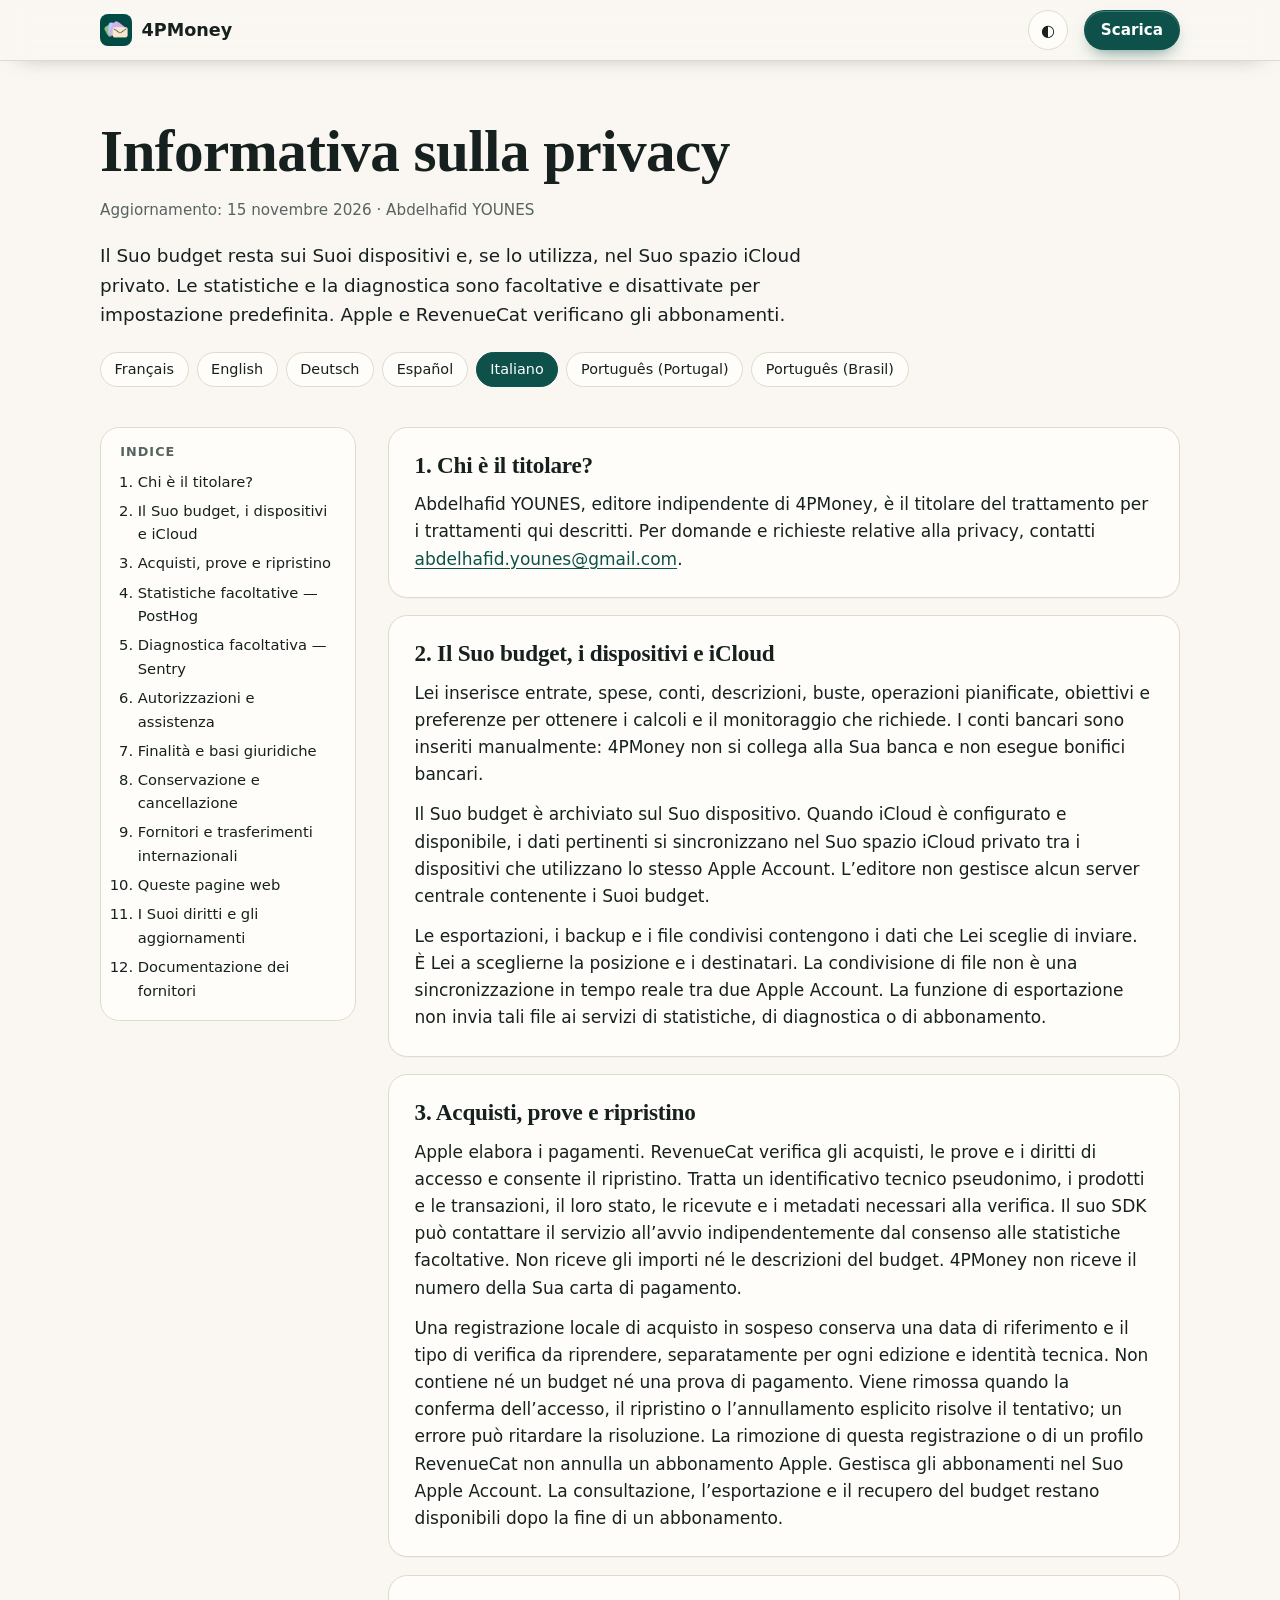
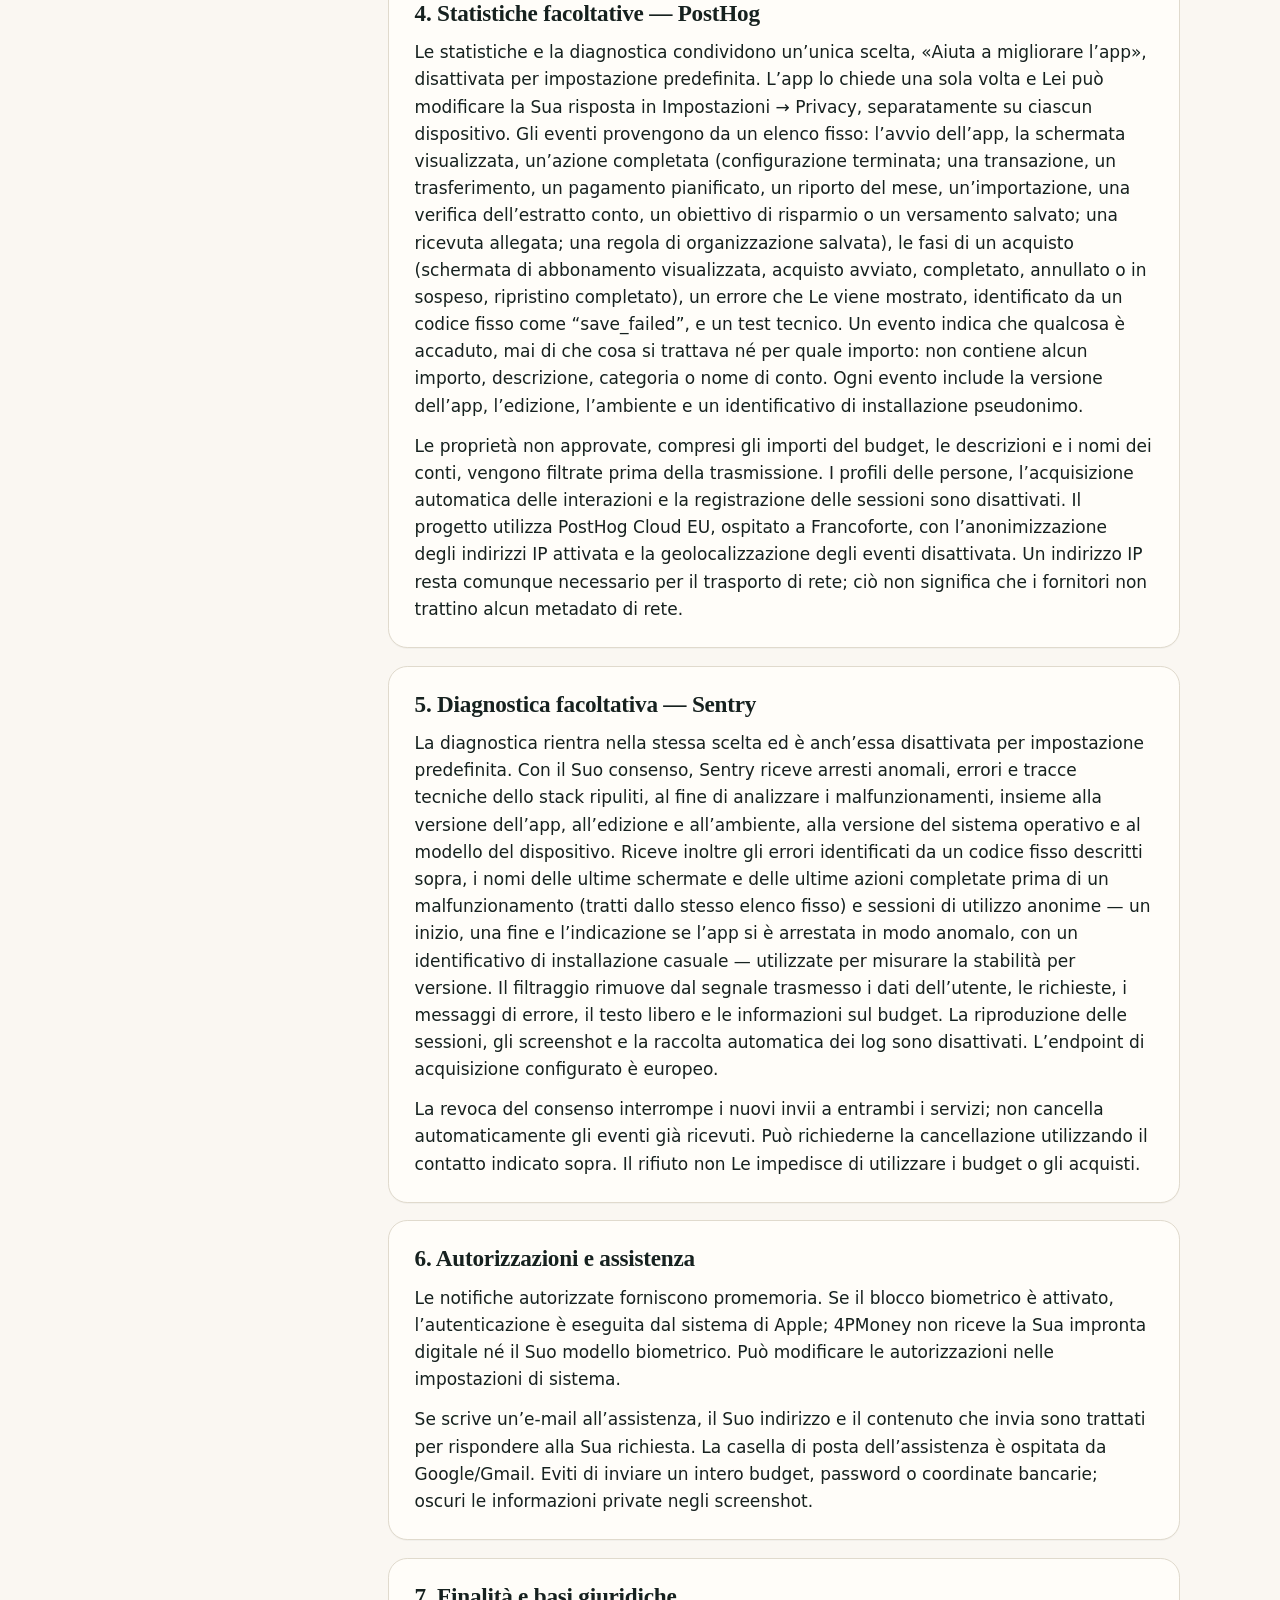
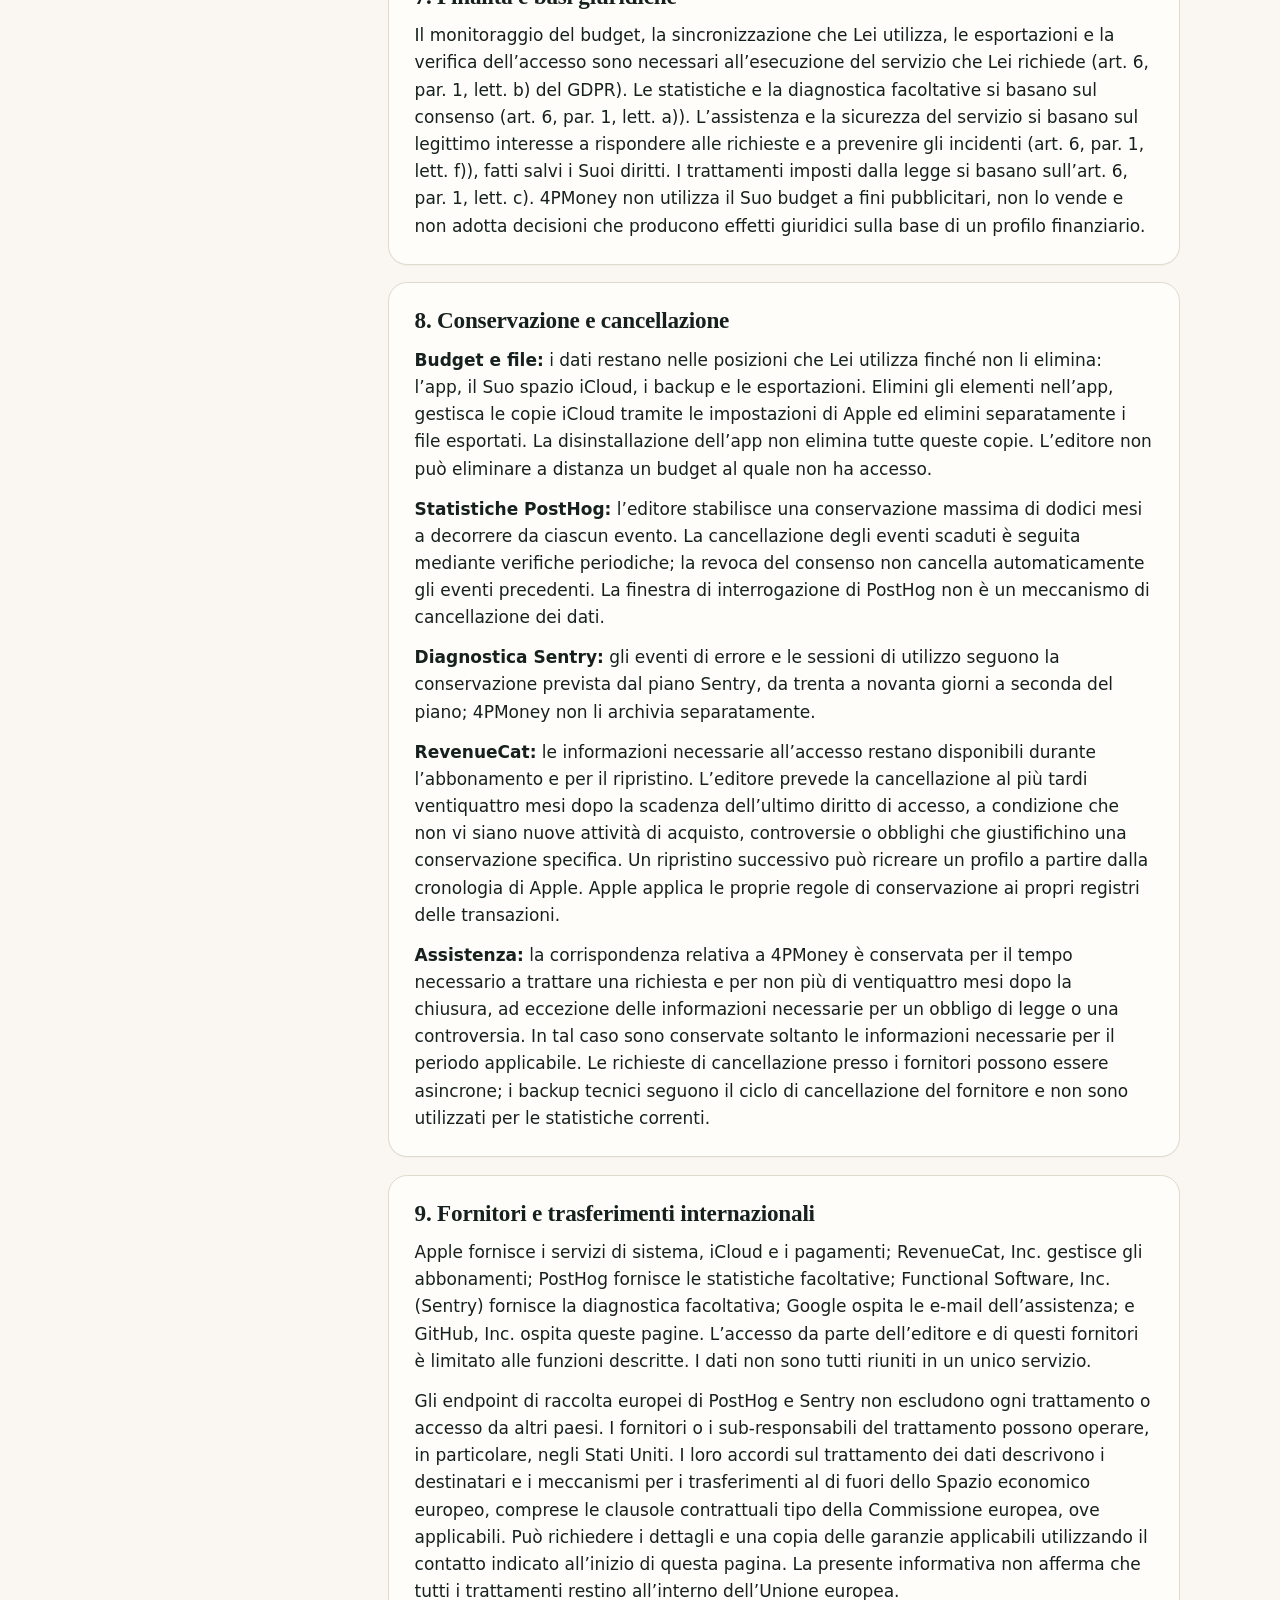
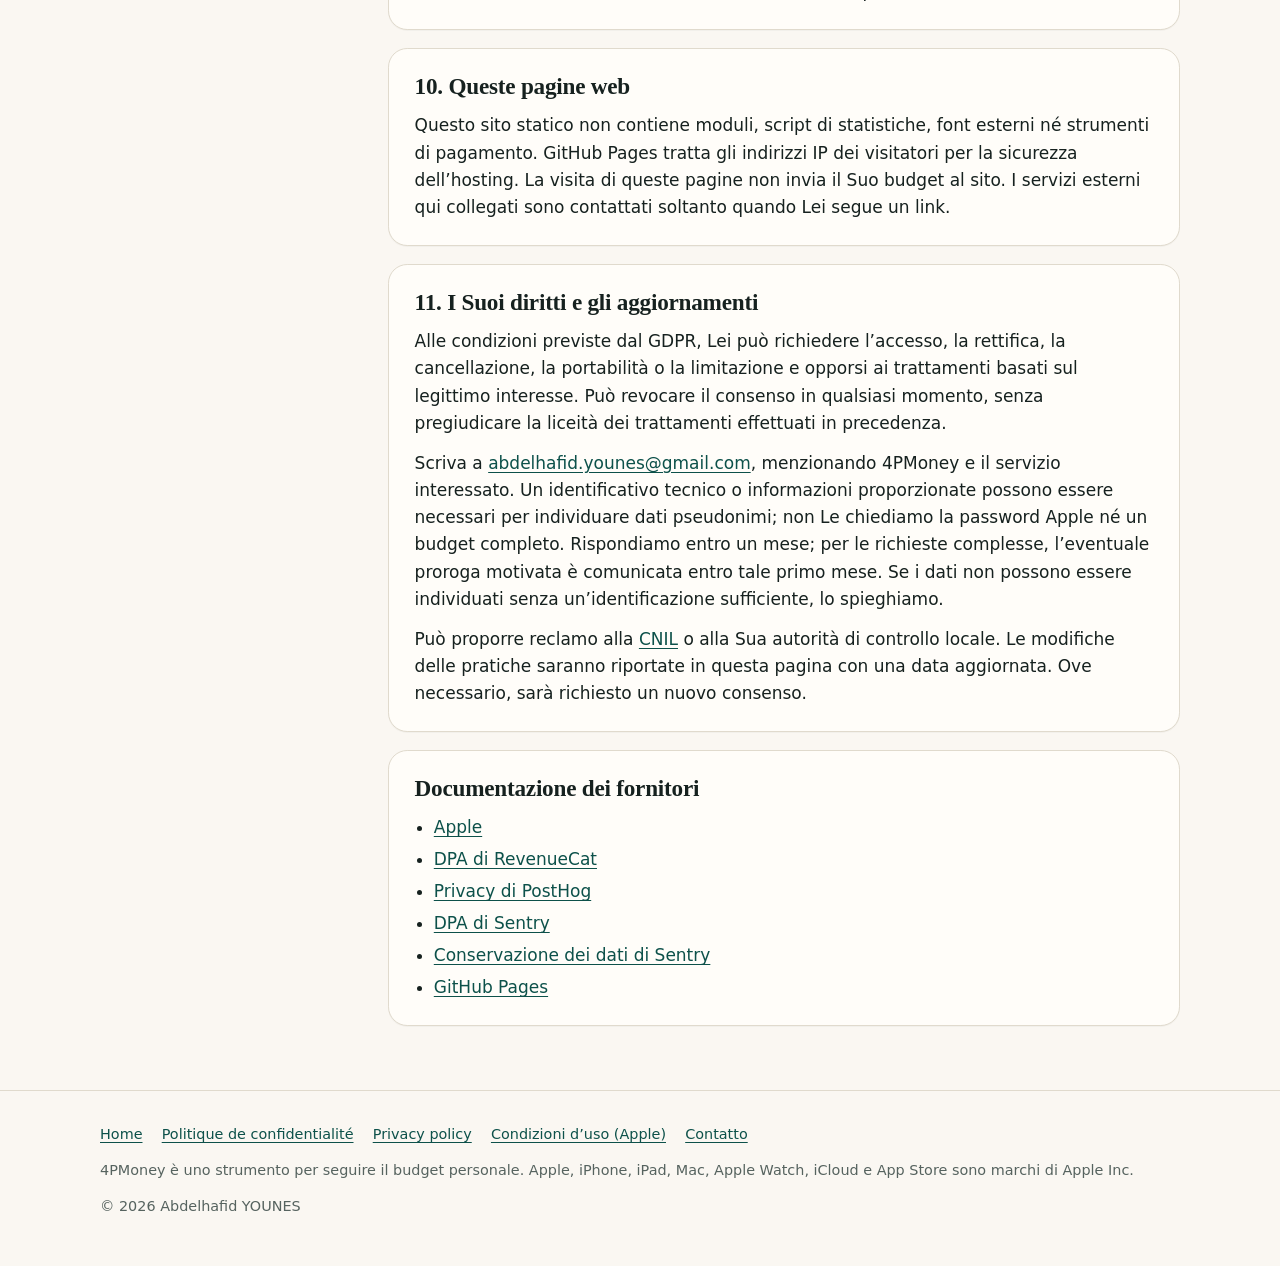
<file: privacy/it/index.html>
<!doctype html>
<html lang="it">
<head>
<meta charset="utf-8">
<meta name="viewport" content="width=device-width, initial-scale=1">
<title>4PMoney — Informativa sulla privacy</title>
<meta name="description" content="Il Suo budget resta sui Suoi dispositivi e, se lo utilizza, nel Suo spazio iCloud privato. Le statistiche e la diagnostica sono facoltative e disattivate per impostazione predefinita. Apple e RevenueCat verificano gli abbonamenti.">
<meta name="theme-color" content="#faf7f2" media="(prefers-color-scheme: light)">
<meta name="theme-color" content="#101816" media="(prefers-color-scheme: dark)">
<link rel="icon" href="../../assets/touch-icon.png">
<link rel="apple-touch-icon" href="../../assets/touch-icon.png">
<style>
:root{
  --fond:#faf7f2;--carte:#fffdf9;--teinte:#f1ede4;--encre:#16211f;--doux:#56635f;--trait:#e0dacd;
  --accent:#0d514a;--accent-encre:#ffffff;--accent-doux:#dfe6e1;
  --prevoir:#2f6fd6;--plaisir:#b9770a;--profiter:#7a4fd0;--proteger:#0b8a62;
  --prevoir-f:#e8edf6;--plaisir-f:#fbf0e2;--profiter-f:#f0e6f4;--proteger-f:#e2f1e9;
  --alerte:#a3540c;--ombre:0 18px 50px rgba(22,33,31,.12);
}
@media (prefers-color-scheme:dark){:root:not([data-theme="light"]){
  --fond:#101816;--carte:#19221f;--teinte:#151e1b;--encre:#eef3f0;--doux:#a7b5af;--trait:#2b3733;
  --accent:#7fd2bb;--accent-encre:#0c1b18;--accent-doux:#20302b;
  --prevoir:#8fb6ff;--plaisir:#f1b65a;--profiter:#c2a4ff;--proteger:#6fd6b0;
  --prevoir-f:#1d2a3f;--plaisir-f:#352c1c;--profiter-f:#2c2540;--proteger-f:#17332a;
  --alerte:#f0a35a;--ombre:0 18px 50px rgba(0,0,0,.45);
}}
:root[data-theme="dark"]{
  --fond:#101816;--carte:#19221f;--teinte:#151e1b;--encre:#eef3f0;--doux:#a7b5af;--trait:#2b3733;
  --accent:#7fd2bb;--accent-encre:#0c1b18;--accent-doux:#20302b;
  --prevoir:#8fb6ff;--plaisir:#f1b65a;--profiter:#c2a4ff;--proteger:#6fd6b0;
  --prevoir-f:#1d2a3f;--plaisir-f:#352c1c;--profiter-f:#2c2540;--proteger-f:#17332a;
  --alerte:#f0a35a;--ombre:0 18px 50px rgba(0,0,0,.45);
}
*{box-sizing:border-box}
html{scroll-behavior:smooth;-webkit-text-size-adjust:100%}
body{margin:0;background:var(--fond);color:var(--encre);font:1.0625rem/1.6 -apple-system,BlinkMacSystemFont,"SF Pro Text","Segoe UI",system-ui,sans-serif;overflow-wrap:break-word}
img{max-width:100%;height:auto;display:block}
a{color:var(--accent);text-underline-offset:.2em}
a:focus-visible,button:focus-visible,input:focus-visible,summary:focus-visible{outline:3px solid var(--plaisir);outline-offset:3px;border-radius:6px}
.wrap{max-width:70rem;margin:0 auto;padding:0 1.25rem}
h1,h2,h3{font-family:"New York","Iowan Old Style",Georgia,serif;font-weight:600;line-height:1.15;letter-spacing:-.01em;margin:0;text-wrap:balance}
h1{font-size:clamp(2.2rem,6vw,3.7rem)}
h2{font-size:clamp(1.7rem,4vw,2.5rem)}
h3{font-size:1.25rem;font-family:inherit;font-weight:650;letter-spacing:0}
p{margin:0}
.sur{font-size:.8125rem;font-weight:650;letter-spacing:.12em;text-transform:uppercase;color:var(--accent)}
.chapo{font-size:1.2rem;color:var(--doux);max-width:38rem}
.num{font-variant-numeric:tabular-nums;font-feature-settings:"tnum"}
.skip{position:absolute;left:-999px}.skip:focus{left:1rem;top:1rem;background:var(--carte);padding:.5rem 1rem;z-index:20}

header.barre{position:sticky;top:0;z-index:10;background:color-mix(in srgb,var(--fond) 88%,transparent);backdrop-filter:saturate(1.4) blur(14px);-webkit-backdrop-filter:saturate(1.4) blur(14px);border-bottom:1px solid var(--trait)}
.barre .wrap{display:flex;align-items:center;gap:1rem;min-height:3.75rem}
.marque{display:flex;align-items:center;gap:.6rem;font-weight:700;font-size:1.1rem;color:var(--encre);text-decoration:none}
.marque img{width:2rem;height:2rem;border-radius:.5rem}
.barre nav{margin-left:auto;display:flex;gap:1.4rem;font-size:.95rem}
.barre nav a{color:var(--doux);text-decoration:none}.barre nav a:hover{color:var(--encre)}
.theme{border:1px solid var(--trait);background:var(--carte);color:var(--encre);border-radius:999px;width:2.5rem;height:2.5rem;cursor:pointer;font-size:1rem}
.langue{display:inline-grid;place-items:center;border:1px solid var(--trait);background:var(--carte);color:var(--encre);border-radius:999px;height:2.5rem;padding:0 .8rem;font-size:.85rem;font-weight:650;letter-spacing:.04em;text-decoration:none}.langue:hover{border-color:var(--accent)}
@media (max-width:26rem){.barre .wrap{gap:.45rem}.langue{padding:0 .55rem}.barre .btn.petit{padding-left:.8rem;padding-right:.8rem}}
@media (max-width:23rem){.marque{font-size:0;gap:0}}
.btn{display:inline-flex;align-items:center;justify-content:center;gap:.5rem;min-height:3rem;padding:.7rem 1.4rem;border-radius:999px;font-weight:650;text-decoration:none;border:1px solid transparent}
.btn.plein{background:var(--accent);color:var(--accent-encre)}
.btn.contour{border-color:var(--trait);color:var(--encre);background:var(--carte)}
.btn.petit{min-height:2.5rem;padding:.4rem 1rem;font-size:.95rem}

.hero{padding:4rem 0 3rem}
.hero .wrap{display:grid;grid-template-columns:1.05fr .95fr;gap:3rem;align-items:center}
.hero h1{margin:.9rem 0 1.2rem}
.actions{display:flex;flex-wrap:wrap;gap:.75rem;margin-top:1.8rem}
.garanties{list-style:none;padding:0;margin:1.8rem 0 0;display:flex;flex-wrap:wrap;gap:.5rem 1.4rem;color:var(--doux);font-size:.95rem}
.garanties li::before{content:"✓";color:var(--accent);font-weight:700;margin-right:.45rem}
.scene{position:relative;display:flex;justify-content:center;min-height:34rem}
.tel{width:min(19rem,74vw);border-radius:2.9rem;padding:.55rem;background:#0c1211;box-shadow:var(--ombre);border:1px solid #2a3532}
.tel img{border-radius:2.4rem;width:100%;aspect-ratio:1170/2532;object-fit:cover}
.montre{position:absolute;right:0;bottom:1.5rem;width:9.5rem;border-radius:2.2rem;padding:.5rem;background:#0c1211;border:1px solid #2a3532;box-shadow:var(--ombre)}
.montre img{border-radius:1.8rem}

section{padding:4.5rem 0}
section.teinte{background:var(--teinte);border-block:1px solid var(--trait)}
.tete{max-width:44rem;margin-bottom:2.5rem}.tete h2{margin:.7rem 0 1rem}

.quatre{display:grid;grid-template-columns:repeat(4,1fr);gap:1rem}
.env{border-radius:1.4rem;padding:1.4rem;border:1px solid var(--trait);position:relative;overflow:hidden}
.env::before{content:"";position:absolute;inset:0 0 auto 0;height:1.4rem;clip-path:polygon(0 0,100% 0,50% 100%);opacity:.5;background:currentColor}
.env.prevoir{background:var(--prevoir-f);color:var(--prevoir)}.env.plaisir{background:var(--plaisir-f);color:var(--plaisir)}
.env.profiter{background:var(--profiter-f);color:var(--profiter)}.env.proteger{background:var(--proteger-f);color:var(--proteger)}
.env h3{margin-top:1.2rem;color:var(--encre)}
.env .part{font-size:2.3rem;font-weight:700;font-family:ui-rounded,"SF Pro Rounded",system-ui,sans-serif;line-height:1.1;margin:.4rem 0}
.env p{color:var(--encre);opacity:.82;font-size:.95rem}

.simu{margin-top:2rem;background:var(--carte);border:1px solid var(--trait);border-radius:1.6rem;padding:1.6rem;box-shadow:var(--ombre);display:grid;grid-template-columns:.9fr 1.1fr;gap:2rem}
.simu label{display:flex;justify-content:space-between;gap:1rem;font-weight:600;margin-bottom:.4rem}
.simu label output{font-family:ui-rounded,"SF Pro Rounded",system-ui,sans-serif;color:var(--accent)}
.simu input[type=range]{width:100%;accent-color:var(--accent);height:2rem}
.champ{margin-bottom:1.3rem}
.simu .note{font-size:.9rem;color:var(--doux)}
.lignes{display:grid;gap:.7rem}
.ligne{display:grid;grid-template-columns:6.2rem 1fr 6.6rem;align-items:center;gap:.8rem;font-size:.98rem}
.ligne b{font-weight:650}
.jauge{height:.7rem;border-radius:999px;background:var(--accent-doux);overflow:hidden}
.jauge i{display:block;height:100%;border-radius:999px;width:0;transition:width .35s ease}
.ligne .somme{text-align:right;font-family:ui-rounded,"SF Pro Rounded",system-ui,sans-serif;font-weight:650}
.verdict{margin-top:1.1rem;padding:.9rem 1rem;border-radius:.9rem;background:var(--accent-doux);font-size:.95rem}
.verdict.alerte{color:var(--alerte);background:color-mix(in srgb,var(--alerte) 12%,var(--carte))}

.regles{display:grid;grid-template-columns:repeat(3,1fr);gap:1rem;margin-top:2rem}
.regle{background:var(--carte);border:1px solid var(--trait);border-radius:1.2rem;padding:1.3rem}
.regle h3{margin-bottom:.5rem;font-size:1.08rem}.regle p{color:var(--doux);font-size:.97rem}

.etapes{display:grid;gap:3.5rem}
.etape{display:grid;grid-template-columns:1fr 1fr;gap:3rem;align-items:center}
.etape:nth-child(even) .visuel{order:-1}
.etape .rang{display:inline-grid;place-items:center;width:2.4rem;height:2.4rem;border-radius:999px;background:var(--accent);color:var(--accent-encre);font-weight:700;margin-bottom:1rem}
.etape h3{font-size:1.5rem;margin-bottom:.7rem}.etape p{color:var(--doux)}
.etape ul{margin:1rem 0 0;padding-left:1.1rem;color:var(--doux)}.etape li{margin:.3rem 0}
.visuel{display:flex;justify-content:center}
.visuel .tel{width:min(16.5rem,70vw)}

.appareils{display:grid;grid-template-columns:1.5fr 1fr;gap:1.2rem}
.app{background:var(--carte);border:1px solid var(--trait);border-radius:1.5rem;padding:1.4rem;display:flex;flex-direction:column;gap:1rem}
.app h3{margin-bottom:.3rem}.app p{color:var(--doux);font-size:.97rem}
.app .cadre{border-radius:1rem;overflow:hidden;border:1px solid var(--trait);margin-top:auto}
.app.ipad .cadre{max-height:23rem}.app.ipad .cadre img{width:100%;object-fit:cover;object-position:top}
.app.large{grid-column:1/-1}

.piliers{display:grid;grid-template-columns:repeat(2,1fr);gap:1rem}
.pilier{background:var(--carte);border:1px solid var(--trait);border-radius:1.2rem;padding:1.4rem}
.pilier h3{margin-bottom:.5rem}.pilier p{color:var(--doux)}
.avis{margin-top:1.5rem;font-size:.95rem;color:var(--doux);border-left:3px solid var(--accent);padding-left:1rem;max-width:48rem}

.offres{display:grid;grid-template-columns:repeat(2,1fr);gap:1.2rem;max-width:56rem}
.offre{background:var(--carte);border:1px solid var(--trait);border-radius:1.5rem;padding:1.6rem}
.offre.mise{border:2px solid var(--accent)}
.offre h3{font-size:1.35rem}.offre .sous{color:var(--doux);margin:.3rem 0 1rem}
.offre ul{list-style:none;padding:0;margin:0;display:grid;gap:.55rem}
.offre li{padding-left:1.6rem;position:relative}
.offre li::before{content:"✓";position:absolute;left:0;color:var(--accent);font-weight:700}
.offre li.non{color:var(--doux)}.offre li.non::before{content:"–";color:var(--doux)}

.tele{display:grid;grid-template-columns:repeat(3,1fr);gap:1rem}
.edition{background:var(--carte);border:1px solid var(--trait);border-radius:1.4rem;padding:1.5rem;display:flex;flex-direction:column;gap:.7rem;align-items:flex-start}
.edition p{color:var(--doux);font-size:.97rem;flex:1}
.pas{counter-reset:pas;list-style:none;padding:0;margin:2rem 0 0;display:grid;grid-template-columns:repeat(3,1fr);gap:1rem}
.pas li{counter-increment:pas;padding-left:2.8rem;position:relative;color:var(--doux)}
.pas li::before{content:counter(pas);position:absolute;left:0;top:0;width:2rem;height:2rem;border-radius:999px;border:1.5px solid var(--accent);color:var(--accent);display:grid;place-items:center;font-weight:700}
.pas b{color:var(--encre);display:block}

.faq{max-width:48rem}
details{border-bottom:1px solid var(--trait);padding:1.1rem 0}
summary{cursor:pointer;font-weight:650;font-size:1.08rem;list-style:none;display:flex;justify-content:space-between;gap:1rem}
summary::-webkit-details-marker{display:none}
summary::after{content:"+";color:var(--accent);font-size:1.4rem;line-height:1}
details[open] summary::after{content:"–"}
details p{margin-top:.7rem;color:var(--doux)}

.fin{text-align:center}.fin img{width:5.5rem;height:5.5rem;border-radius:1.3rem;margin:0 auto 1.4rem;box-shadow:var(--ombre)}
.fin .chapo{margin:1rem auto 0}.fin .actions{justify-content:center}
footer{border-top:1px solid var(--trait);padding:2rem 0 3rem;font-size:.9rem;color:var(--doux)}
footer .wrap{display:grid;gap:.8rem}
footer nav{display:flex;flex-wrap:wrap;gap:.4rem 1.2rem}

.reveler{opacity:0;transform:translateY(14px);transition:opacity .6s ease,transform .6s ease}
.reveler.vu{opacity:1;transform:none}
@media (prefers-reduced-motion:reduce){html{scroll-behavior:auto}.reveler{opacity:1;transform:none;transition:none}.jauge i{transition:none}}
@media (max-width:60rem){
  .hero .wrap,.simu,.etape,.appareils{grid-template-columns:1fr}
  .etape:nth-child(even) .visuel{order:0}
  .quatre,.piliers{grid-template-columns:repeat(2,1fr)}
  .regles,.tele,.pas{grid-template-columns:1fr}
  .barre nav{display:none}.theme{margin-left:auto}
  .scene{min-height:0}
}
@media (max-width:36rem){
  section{padding:3.2rem 0}.hero{padding:2.5rem 0 2rem}
  .wrap{padding:0 1rem}
  .quatre,.piliers,.offres{grid-template-columns:1fr}
  .montre{width:7.5rem;right:-.2rem}
  .ligne{grid-template-columns:5.2rem 1fr 5.6rem;gap:.5rem;font-size:.92rem}
  .btn{width:100%}
  .barre .btn{width:auto}.marque{flex-shrink:0}
}

/* ——— Profondeur : lumière, relief et plans successifs ——— */
:root{
  --relief:0 1px 2px rgba(22,33,31,.06),0 6px 14px -4px rgba(22,33,31,.08),0 22px 44px -18px rgba(22,33,31,.16);
  --relief-haut:0 2px 4px rgba(22,33,31,.07),0 14px 28px -8px rgba(22,33,31,.14),0 40px 70px -24px rgba(22,33,31,.24);
  --appareil:0 2px 3px rgba(8,14,13,.35),0 18px 30px -10px rgba(8,14,13,.32),0 60px 90px -30px rgba(8,14,13,.42);
  --reflet:inset 0 1px 0 rgba(255,255,255,.75);--halo:.30;
}
@media (prefers-color-scheme:dark){:root:not([data-theme="light"]){
  --relief:0 1px 2px rgba(0,0,0,.35),0 8px 18px -6px rgba(0,0,0,.4),0 26px 50px -20px rgba(0,0,0,.55);
  --relief-haut:0 2px 4px rgba(0,0,0,.4),0 16px 32px -8px rgba(0,0,0,.5),0 44px 80px -24px rgba(0,0,0,.7);
  --appareil:0 2px 3px rgba(0,0,0,.6),0 18px 30px -10px rgba(0,0,0,.6),0 60px 90px -30px rgba(0,0,0,.8);
  --reflet:inset 0 1px 0 rgba(255,255,255,.06);--halo:.22;
}}
:root[data-theme="dark"]{
  --relief:0 1px 2px rgba(0,0,0,.35),0 8px 18px -6px rgba(0,0,0,.4),0 26px 50px -20px rgba(0,0,0,.55);
  --relief-haut:0 2px 4px rgba(0,0,0,.4),0 16px 32px -8px rgba(0,0,0,.5),0 44px 80px -24px rgba(0,0,0,.7);
  --appareil:0 2px 3px rgba(0,0,0,.6),0 18px 30px -10px rgba(0,0,0,.6),0 60px 90px -30px rgba(0,0,0,.8);
  --reflet:inset 0 1px 0 rgba(255,255,255,.06);--halo:.22;
}

/* Les appareils inclinés ne doivent jamais élargir la page. */
main{overflow-x:clip}
/* Fond du haut de page : quatre lueurs aux couleurs des enveloppes, derrière tout le reste. */
.hero{position:relative;overflow:hidden;isolation:isolate}
.hero::before{content:"";position:absolute;inset:-20% -10% -10%;z-index:-1;pointer-events:none;opacity:var(--halo);filter:blur(60px);
  background:
    radial-gradient(34rem 26rem at 78% 30%,var(--prevoir),transparent 70%),
    radial-gradient(26rem 22rem at 96% 72%,var(--profiter),transparent 70%),
    radial-gradient(24rem 20rem at 58% 88%,var(--plaisir),transparent 70%),
    radial-gradient(26rem 20rem at 8% 6%,var(--proteger),transparent 70%)}
.hero::after{content:"";position:absolute;inset:auto 0 0;height:7rem;z-index:-1;pointer-events:none;background:linear-gradient(to bottom,transparent,var(--fond))}

/* Téléphone : châssis à reflet, encoche étroite, vitre, ombre portée en trois couches. */
.tel{position:relative;background:linear-gradient(145deg,#4b5654 0%,#0c1211 22%,#0a0f0e 78%,#39433f 100%);border:0;
  box-shadow:inset 0 0 0 1.5px rgba(255,255,255,.14),inset 0 0 0 3px #050908,var(--appareil)}
.tel::before{content:"";position:absolute;z-index:2;left:50%;top:calc(.55rem + 1.55%);width:20%;aspect-ratio:3.2/1;transform:translateX(-50%);border-radius:999px;
  background:radial-gradient(circle at 76% 50%,#1b2a3a 0 9%,#0b1016 10% 15%,transparent 16%),#000;box-shadow:0 0 0 1px rgba(255,255,255,.05)}
.tel::after{content:"";position:absolute;inset:.55rem;z-index:1;border-radius:2.4rem;pointer-events:none;
  background:linear-gradient(118deg,rgba(255,255,255,.16) 0%,rgba(255,255,255,.04) 22%,transparent 38%)}
.visuel .tel::before{top:calc(.55rem + 1.55%)}
.montre{background:linear-gradient(145deg,#4b5654 0%,#0c1211 24%,#0a0f0e 76%,#39433f 100%);border:0;
  box-shadow:inset 0 0 0 1.5px rgba(255,255,255,.14),var(--appareil)}

/* Scène d'ouverture : téléphone incliné, montre au premier plan, socle lumineux et ombre au sol. */
.scene{perspective:1500px;--tx:0;--ty:0;--d:0px}
.scene::before{content:"";position:absolute;left:50%;top:46%;width:30rem;max-width:120%;aspect-ratio:1;transform:translate(-50%,-50%);border-radius:50%;z-index:-1;pointer-events:none;
  background:radial-gradient(closest-side,color-mix(in srgb,var(--carte) 85%,transparent),transparent 72%)}
.scene::after{content:"";position:absolute;left:50%;bottom:-1.6rem;width:19rem;max-width:80%;height:2.6rem;transform:translateX(-46%);border-radius:50%;z-index:-1;pointer-events:none;
  background:radial-gradient(closest-side,rgba(8,14,13,.38),transparent);filter:blur(10px)}
.scene .tel{transform:translateY(calc(var(--d) * -.35)) rotateY(calc(-13deg + var(--tx) * 6deg)) rotateX(calc(5deg + var(--ty) * -5deg)) rotateZ(1.2deg);transform-origin:50% 60%;transition:transform .5s cubic-bezier(.2,.7,.2,1);will-change:transform}
.scene .montre{z-index:3;transform:translateY(calc(var(--d) * -.9)) translateZ(90px) rotateY(calc(9deg + var(--tx) * 9deg)) rotateX(calc(var(--ty) * -6deg)) rotateZ(-3deg);transition:transform .5s cubic-bezier(.2,.7,.2,1);will-change:transform}

/* Captures des étapes : inclinaison alternée et lueur de la couleur de l'enveloppe concernée. */
.visuel{perspective:1300px;position:relative;isolation:isolate}
.visuel::before{content:"";position:absolute;left:50%;top:50%;width:26rem;max-width:115%;aspect-ratio:1;transform:translate(-50%,-50%);border-radius:50%;z-index:-1;pointer-events:none;filter:blur(40px);opacity:var(--halo);
  background:radial-gradient(closest-side,var(--lueur,var(--prevoir)),transparent 75%)}
.etape:nth-child(2) .visuel{--lueur:var(--plaisir)}.etape:nth-child(3) .visuel{--lueur:var(--proteger)}
.visuel .tel{transform:rotateY(-11deg) rotateX(3deg);transition:transform .7s cubic-bezier(.2,.7,.2,1)}
.etape:nth-child(even) .visuel .tel{transform:rotateY(11deg) rotateX(3deg)}
.etape:hover .visuel .tel{transform:rotateY(-4deg) rotateX(1deg) translateY(-6px)}
.etape:nth-child(even):hover .visuel .tel{transform:rotateY(4deg) rotateX(1deg) translateY(-6px)}

/* Cartes : reflet en haut, ombre en couches, léger soulèvement au survol. */
.env,.regle,.app,.pilier,.offre,.edition{box-shadow:var(--reflet),var(--relief);transition:transform .35s cubic-bezier(.2,.7,.2,1),box-shadow .35s ease}
.simu{box-shadow:var(--reflet),var(--relief-haut)}
.offre.mise{box-shadow:var(--reflet),var(--relief-haut);transform:translateY(-.5rem)}
@media (hover:hover){
  .env:hover,.regle:hover,.app:hover,.pilier:hover,.edition:hover,.offre:hover{transform:translateY(-5px);box-shadow:var(--reflet),var(--relief-haut)}
  .offre.mise:hover{transform:translateY(-.8rem)}
}
.env{background-image:linear-gradient(160deg,color-mix(in srgb,var(--carte) 55%,transparent),transparent 55%)}
.app .cadre{box-shadow:var(--relief)}
.btn.plein{box-shadow:inset 0 1px 0 rgba(255,255,255,.22),0 8px 18px -8px color-mix(in srgb,var(--accent) 70%,transparent)}
.btn{transition:transform .2s ease,box-shadow .2s ease}.btn:hover{transform:translateY(-1px)}
.fin img{box-shadow:var(--relief-haut)}
.etape .rang{box-shadow:0 6px 14px -6px color-mix(in srgb,var(--accent) 80%,transparent)}

/* Sections teintées : en creux, comme un plan situé derrière la page. */
section.teinte{background:linear-gradient(to bottom,color-mix(in srgb,var(--teinte) 100%,transparent),var(--teinte) 60%,color-mix(in srgb,var(--teinte) 70%,var(--fond)));box-shadow:inset 0 14px 22px -18px rgba(8,14,13,.22),inset 0 -14px 22px -18px rgba(8,14,13,.14)}
header.barre{box-shadow:0 10px 24px -20px rgba(8,14,13,.5)}

@media (max-width:60rem){
  .scene{margin-top:1rem;padding-bottom:1.5rem}
  .scene .tel{transform:rotateY(-8deg) rotateX(3deg) rotateZ(.8deg)}
  .scene .montre{transform:translateZ(60px) rotateY(7deg) rotateZ(-3deg)}
  .visuel .tel,.etape:nth-child(even) .visuel .tel{transform:rotateY(-7deg) rotateX(2deg)}
  .offre.mise{transform:none}
}
@media (prefers-reduced-motion:reduce){
  .scene .tel,.scene .montre,.visuel .tel,.env,.regle,.app,.pilier,.offre,.edition,.btn{transition:none}
  .env:hover,.regle:hover,.app:hover,.pilier:hover,.edition:hover,.offre:hover,.btn:hover{transform:none}
}

/* Privacy page: the commercial design, sections as cards */
.entete{padding:3.5rem 0 1.5rem}
.entete h1{hyphens:auto;-webkit-hyphens:auto}
.entete .maj{margin-top:.8rem;color:var(--doux);font-size:.95rem}
.entete .resume{margin-top:1.2rem;max-width:46rem;font-size:1.15rem;color:var(--encre)}
.langues{display:flex;flex-wrap:wrap;gap:.5rem;margin-top:1.4rem}
.langues a{border:1px solid var(--trait);background:var(--carte);color:var(--encre);border-radius:999px;padding:.3rem .85rem;font-size:.9rem;text-decoration:none}
.langues a[aria-current]{background:var(--accent);border-color:var(--accent);color:var(--accent-encre)}
.politique{display:grid;grid-template-columns:16rem 1fr;gap:2rem;align-items:start;padding:1rem 0 4rem}
.sommaire{position:sticky;top:5rem;background:var(--carte);border:1px solid var(--trait);border-radius:1.2rem;padding:1.1rem 1.2rem;font-size:.92rem}
.sommaire h2{font-family:inherit;font-size:.8rem;text-transform:uppercase;letter-spacing:.08em;color:var(--doux);margin-bottom:.6rem}
.sommaire ol{margin:0;padding-left:1.1rem;display:grid;gap:.35rem}
.sommaire a{color:var(--encre);text-decoration:none}.sommaire a:hover{color:var(--accent);text-decoration:underline}
.cartes{display:grid;gap:1.1rem}
.cartes article{background:var(--carte);border:1px solid var(--trait);border-radius:1.2rem;padding:1.5rem 1.6rem;box-shadow:0 1px 0 rgba(22,33,31,.03);scroll-margin-top:5rem}
.cartes article h2{font-size:1.45rem;margin-bottom:.8rem}
.cartes article p+p{margin-top:.8rem}
.cartes article ul{margin:.4rem 0 0;padding-left:1.2rem;display:grid;gap:.3rem}
@media (max-width:60rem){.politique{grid-template-columns:1fr}.sommaire{position:static}}
@media (max-width:36rem){.entete{padding:2.4rem 0 1rem}.entete h1{font-size:clamp(1.9rem,8.5vw,2.4rem)}.cartes article{padding:1.2rem}}
</style>
</head>
<body>
<a class="skip" href="#contenu">Vai al contenuto</a>

<header class="barre">
  <div class="wrap">
    <a class="marque" href="../../en/"><img src="../../assets/touch-icon.png" alt="" width="64" height="64">4PMoney</a>
    <button class="theme" id="theme" type="button" aria-label="Passa dal tema chiaro a quello scuro" style="margin-left:auto">◐</button>
    <a class="btn plein petit" href="../../en/#telecharger">Scarica</a>
  </div>
</header>

<main id="contenu">
  <div class="wrap">
    <div class="entete">
      <h1>Informativa sulla privacy</h1>
      <p class="maj">Aggiornamento: 15 novembre 2026 · Abdelhafid YOUNES</p>
      <p class="resume">Il Suo budget resta sui Suoi dispositivi e, se lo utilizza, nel Suo spazio iCloud privato. Le statistiche e la diagnostica sono facoltative e disattivate per impostazione predefinita. Apple e RevenueCat verificano gli abbonamenti.</p>
      <nav class="langues" aria-label="Lingue"><a href="../../confidentialite/" lang="fr" hreflang="fr">Français</a><a href="../../privacy/" lang="en" hreflang="en">English</a><a href="../../privacy/de/" lang="de" hreflang="de">Deutsch</a><a href="../../privacy/es/" lang="es" hreflang="es">Español</a><a href="../../privacy/it/" lang="it" hreflang="it" aria-current="page">Italiano</a><a href="../../privacy/pt/" lang="pt-PT" hreflang="pt-PT">Português (Portugal)</a><a href="../../privacy/pt-br/" lang="pt-BR" hreflang="pt-BR">Português (Brasil)</a></nav>
    </div>
    <div class="politique">
      <nav class="sommaire" aria-labelledby="sommaire-titre"><h2 id="sommaire-titre">Indice</h2><ol><li><a href="#section-1">Chi è il titolare?</a></li><li><a href="#section-2">Il Suo budget, i dispositivi e iCloud</a></li><li><a href="#section-3">Acquisti, prove e ripristino</a></li><li><a href="#section-4">Statistiche facoltative — PostHog</a></li><li><a href="#section-5">Diagnostica facoltativa — Sentry</a></li><li><a href="#section-6">Autorizzazioni e assistenza</a></li><li><a href="#section-7">Finalità e basi giuridiche</a></li><li><a href="#section-8">Conservazione e cancellazione</a></li><li><a href="#section-9">Fornitori e trasferimenti internazionali</a></li><li><a href="#section-10">Queste pagine web</a></li><li><a href="#section-11">I Suoi diritti e gli aggiornamenti</a></li><li><a href="#section-12">Documentazione dei fornitori</a></li></ol></nav>
      <div class="cartes">
<article aria-labelledby="section-1"><h2 id="section-1">1. Chi è il titolare?</h2><p>Abdelhafid YOUNES, editore indipendente di 4PMoney, è il titolare del trattamento per i trattamenti qui descritti. Per domande e richieste relative alla privacy, contatti <a href="mailto:abdelhafid.younes@gmail.com">abdelhafid.younes@gmail.com</a>.</p></article>
<article aria-labelledby="section-2"><h2 id="section-2">2. Il Suo budget, i dispositivi e iCloud</h2><p>Lei inserisce entrate, spese, conti, descrizioni, buste, operazioni pianificate, obiettivi e preferenze per ottenere i calcoli e il monitoraggio che richiede. I conti bancari sono inseriti manualmente: 4PMoney non si collega alla Sua banca e non esegue bonifici bancari.</p><p>Il Suo budget è archiviato sul Suo dispositivo. Quando iCloud è configurato e disponibile, i dati pertinenti si sincronizzano nel Suo spazio iCloud privato tra i dispositivi che utilizzano lo stesso Apple Account. L’editore non gestisce alcun server centrale contenente i Suoi budget.</p><p>Le esportazioni, i backup e i file condivisi contengono i dati che Lei sceglie di inviare. È Lei a sceglierne la posizione e i destinatari. La condivisione di file non è una sincronizzazione in tempo reale tra due Apple Account. La funzione di esportazione non invia tali file ai servizi di statistiche, di diagnostica o di abbonamento.</p></article>
<article aria-labelledby="section-3"><h2 id="section-3">3. Acquisti, prove e ripristino</h2><p>Apple elabora i pagamenti. RevenueCat verifica gli acquisti, le prove e i diritti di accesso e consente il ripristino. Tratta un identificativo tecnico pseudonimo, i prodotti e le transazioni, il loro stato, le ricevute e i metadati necessari alla verifica. Il suo SDK può contattare il servizio all’avvio indipendentemente dal consenso alle statistiche facoltative. Non riceve gli importi né le descrizioni del budget. 4PMoney non riceve il numero della Sua carta di pagamento.</p><p>Una registrazione locale di acquisto in sospeso conserva una data di riferimento e il tipo di verifica da riprendere, separatamente per ogni edizione e identità tecnica. Non contiene né un budget né una prova di pagamento. Viene rimossa quando la conferma dell’accesso, il ripristino o l’annullamento esplicito risolve il tentativo; un errore può ritardare la risoluzione. La rimozione di questa registrazione o di un profilo RevenueCat non annulla un abbonamento Apple. Gestisca gli abbonamenti nel Suo Apple Account. La consultazione, l’esportazione e il recupero del budget restano disponibili dopo la fine di un abbonamento.</p></article>
<article aria-labelledby="section-4"><h2 id="section-4">4. Statistiche facoltative — PostHog</h2><p>Le statistiche e la diagnostica condividono un’unica scelta, «Aiuta a migliorare l’app», disattivata per impostazione predefinita. L’app lo chiede una sola volta e Lei può modificare la Sua risposta in Impostazioni → Privacy, separatamente su ciascun dispositivo. Gli eventi provengono da un elenco fisso: l’avvio dell’app, la schermata visualizzata, un’azione completata (configurazione terminata; una transazione, un trasferimento, un pagamento pianificato, un riporto del mese, un’importazione, una verifica dell’estratto conto, un obiettivo di risparmio o un versamento salvato; una ricevuta allegata; una regola di organizzazione salvata), le fasi di un acquisto (schermata di abbonamento visualizzata, acquisto avviato, completato, annullato o in sospeso, ripristino completato), un errore che Le viene mostrato, identificato da un codice fisso come “save_failed”, e un test tecnico. Un evento indica che qualcosa è accaduto, mai di che cosa si trattava né per quale importo: non contiene alcun importo, descrizione, categoria o nome di conto. Ogni evento include la versione dell’app, l’edizione, l’ambiente e un identificativo di installazione pseudonimo.</p><p>Le proprietà non approvate, compresi gli importi del budget, le descrizioni e i nomi dei conti, vengono filtrate prima della trasmissione. I profili delle persone, l’acquisizione automatica delle interazioni e la registrazione delle sessioni sono disattivati. Il progetto utilizza PostHog Cloud EU, ospitato a Francoforte, con l’anonimizzazione degli indirizzi IP attivata e la geolocalizzazione degli eventi disattivata. Un indirizzo IP resta comunque necessario per il trasporto di rete; ciò non significa che i fornitori non trattino alcun metadato di rete.</p></article>
<article aria-labelledby="section-5"><h2 id="section-5">5. Diagnostica facoltativa — Sentry</h2><p>La diagnostica rientra nella stessa scelta ed è anch’essa disattivata per impostazione predefinita. Con il Suo consenso, Sentry riceve arresti anomali, errori e tracce tecniche dello stack ripuliti, al fine di analizzare i malfunzionamenti, insieme alla versione dell’app, all’edizione e all’ambiente, alla versione del sistema operativo e al modello del dispositivo. Riceve inoltre gli errori identificati da un codice fisso descritti sopra, i nomi delle ultime schermate e delle ultime azioni completate prima di un malfunzionamento (tratti dallo stesso elenco fisso) e sessioni di utilizzo anonime — un inizio, una fine e l’indicazione se l’app si è arrestata in modo anomalo, con un identificativo di installazione casuale — utilizzate per misurare la stabilità per versione. Il filtraggio rimuove dal segnale trasmesso i dati dell’utente, le richieste, i messaggi di errore, il testo libero e le informazioni sul budget. La riproduzione delle sessioni, gli screenshot e la raccolta automatica dei log sono disattivati. L’endpoint di acquisizione configurato è europeo.</p><p>La revoca del consenso interrompe i nuovi invii a entrambi i servizi; non cancella automaticamente gli eventi già ricevuti. Può richiederne la cancellazione utilizzando il contatto indicato sopra. Il rifiuto non Le impedisce di utilizzare i budget o gli acquisti.</p></article>
<article aria-labelledby="section-6"><h2 id="section-6">6. Autorizzazioni e assistenza</h2><p>Le notifiche autorizzate forniscono promemoria. Se il blocco biometrico è attivato, l’autenticazione è eseguita dal sistema di Apple; 4PMoney non riceve la Sua impronta digitale né il Suo modello biometrico. Può modificare le autorizzazioni nelle impostazioni di sistema.</p><p>Se scrive un’e-mail all’assistenza, il Suo indirizzo e il contenuto che invia sono trattati per rispondere alla Sua richiesta. La casella di posta dell’assistenza è ospitata da Google/Gmail. Eviti di inviare un intero budget, password o coordinate bancarie; oscuri le informazioni private negli screenshot.</p></article>
<article aria-labelledby="section-7"><h2 id="section-7">7. Finalità e basi giuridiche</h2><p>Il monitoraggio del budget, la sincronizzazione che Lei utilizza, le esportazioni e la verifica dell’accesso sono necessari all’esecuzione del servizio che Lei richiede (art. 6, par. 1, lett. b) del GDPR). Le statistiche e la diagnostica facoltative si basano sul consenso (art. 6, par. 1, lett. a)). L’assistenza e la sicurezza del servizio si basano sul legittimo interesse a rispondere alle richieste e a prevenire gli incidenti (art. 6, par. 1, lett. f)), fatti salvi i Suoi diritti. I trattamenti imposti dalla legge si basano sull’art. 6, par. 1, lett. c). 4PMoney non utilizza il Suo budget a fini pubblicitari, non lo vende e non adotta decisioni che producono effetti giuridici sulla base di un profilo finanziario.</p></article>
<article aria-labelledby="section-8"><h2 id="section-8">8. Conservazione e cancellazione</h2><p><strong>Budget e file:</strong> i dati restano nelle posizioni che Lei utilizza finché non li elimina: l’app, il Suo spazio iCloud, i backup e le esportazioni. Elimini gli elementi nell’app, gestisca le copie iCloud tramite le impostazioni di Apple ed elimini separatamente i file esportati. La disinstallazione dell’app non elimina tutte queste copie. L’editore non può eliminare a distanza un budget al quale non ha accesso.</p><p><strong>Statistiche PostHog:</strong> l’editore stabilisce una conservazione massima di dodici mesi a decorrere da ciascun evento. La cancellazione degli eventi scaduti è seguita mediante verifiche periodiche; la revoca del consenso non cancella automaticamente gli eventi precedenti. La finestra di interrogazione di PostHog non è un meccanismo di cancellazione dei dati.</p><p><strong>Diagnostica Sentry:</strong> gli eventi di errore e le sessioni di utilizzo seguono la conservazione prevista dal piano Sentry, da trenta a novanta giorni a seconda del piano; 4PMoney non li archivia separatamente.</p><p><strong>RevenueCat:</strong> le informazioni necessarie all’accesso restano disponibili durante l’abbonamento e per il ripristino. L’editore prevede la cancellazione al più tardi ventiquattro mesi dopo la scadenza dell’ultimo diritto di accesso, a condizione che non vi siano nuove attività di acquisto, controversie o obblighi che giustifichino una conservazione specifica. Un ripristino successivo può ricreare un profilo a partire dalla cronologia di Apple. Apple applica le proprie regole di conservazione ai propri registri delle transazioni.</p><p><strong>Assistenza:</strong> la corrispondenza relativa a 4PMoney è conservata per il tempo necessario a trattare una richiesta e per non più di ventiquattro mesi dopo la chiusura, ad eccezione delle informazioni necessarie per un obbligo di legge o una controversia. In tal caso sono conservate soltanto le informazioni necessarie per il periodo applicabile. Le richieste di cancellazione presso i fornitori possono essere asincrone; i backup tecnici seguono il ciclo di cancellazione del fornitore e non sono utilizzati per le statistiche correnti.</p></article>
<article aria-labelledby="section-9"><h2 id="section-9">9. Fornitori e trasferimenti internazionali</h2><p>Apple fornisce i servizi di sistema, iCloud e i pagamenti; RevenueCat, Inc. gestisce gli abbonamenti; PostHog fornisce le statistiche facoltative; Functional Software, Inc. (Sentry) fornisce la diagnostica facoltativa; Google ospita le e-mail dell’assistenza; e GitHub, Inc. ospita queste pagine. L’accesso da parte dell’editore e di questi fornitori è limitato alle funzioni descritte. I dati non sono tutti riuniti in un unico servizio.</p><p>Gli endpoint di raccolta europei di PostHog e Sentry non escludono ogni trattamento o accesso da altri paesi. I fornitori o i sub-responsabili del trattamento possono operare, in particolare, negli Stati Uniti. I loro accordi sul trattamento dei dati descrivono i destinatari e i meccanismi per i trasferimenti al di fuori dello Spazio economico europeo, comprese le clausole contrattuali tipo della Commissione europea, ove applicabili. Può richiedere i dettagli e una copia delle garanzie applicabili utilizzando il contatto indicato all’inizio di questa pagina. La presente informativa non afferma che tutti i trattamenti restino all’interno dell’Unione europea.</p></article>
<article aria-labelledby="section-10"><h2 id="section-10">10. Queste pagine web</h2><p>Questo sito statico non contiene moduli, script di statistiche, font esterni né strumenti di pagamento. GitHub Pages tratta gli indirizzi IP dei visitatori per la sicurezza dell’hosting. La visita di queste pagine non invia il Suo budget al sito. I servizi esterni qui collegati sono contattati soltanto quando Lei segue un link.</p></article>
<article aria-labelledby="section-11"><h2 id="section-11">11. I Suoi diritti e gli aggiornamenti</h2><p>Alle condizioni previste dal GDPR, Lei può richiedere l’accesso, la rettifica, la cancellazione, la portabilità o la limitazione e opporsi ai trattamenti basati sul legittimo interesse. Può revocare il consenso in qualsiasi momento, senza pregiudicare la liceità dei trattamenti effettuati in precedenza.</p><p>Scriva a <a href="mailto:abdelhafid.younes@gmail.com">abdelhafid.younes@gmail.com</a>, menzionando 4PMoney e il servizio interessato. Un identificativo tecnico o informazioni proporzionate possono essere necessari per individuare dati pseudonimi; non Le chiediamo la password Apple né un budget completo. Rispondiamo entro un mese; per le richieste complesse, l’eventuale proroga motivata è comunicata entro tale primo mese. Se i dati non possono essere individuati senza un’identificazione sufficiente, lo spieghiamo.</p><p>Può proporre reclamo alla <a href="https://www.cnil.fr/en">CNIL</a> o alla Sua autorità di controllo locale. Le modifiche delle pratiche saranno riportate in questa pagina con una data aggiornata. Ove necessario, sarà richiesto un nuovo consenso.</p></article>
<article aria-labelledby="section-12"><h2 id="section-12">Documentazione dei fornitori</h2><ul><li><a href="https://www.apple.com/legal/privacy/">Apple</a></li><li><a href="https://www.revenuecat.com/dpa">DPA di RevenueCat</a></li><li><a href="https://posthog.com/docs/privacy">Privacy di PostHog</a></li><li><a href="https://sentry.io/legal/dpa/">DPA di Sentry</a></li><li><a href="https://docs.sentry.io/security-legal-pii/security/data-retention-periods/">Conservazione dei dati di Sentry</a></li><li><a href="https://docs.github.com/en/pages/getting-started-with-github-pages/what-is-github-pages#data-collection">GitHub Pages</a></li></ul></article>
      </div>
    </div>
  </div>
</main>

<footer>
  <div class="wrap">
    <nav aria-label="Link utili">
      <a href="../../en/">Home</a>
      <a href="../../confidentialite/" lang="fr" hreflang="fr">Politique de confidentialité</a>
      <a href="../../privacy/" lang="en" hreflang="en">Privacy policy</a>
      <a href="https://www.apple.com/legal/internet-services/itunes/dev/stdeula/">Condizioni d’uso (Apple)</a>
      <a href="mailto:abdelhafid.younes@gmail.com?subject=4PMoney">Contatto</a>
    </nav>
    <p>4PMoney è uno strumento per seguire il budget personale. Apple, iPhone, iPad, Mac, Apple Watch, iCloud e App Store sono marchi di Apple Inc.</p>
    <p>© 2026 Abdelhafid YOUNES</p>
  </div>
</footer>

<script>
(function(){
  var racine=document.documentElement,cle="4pmoney-theme";
  function sombre(){var t=racine.getAttribute("data-theme");return t?t==="dark":matchMedia("(prefers-color-scheme: dark)").matches}
  try{var m=localStorage.getItem(cle);if(m)racine.setAttribute("data-theme",m)}catch(e){}
  document.getElementById("theme").addEventListener("click",function(){
    var n=sombre()?"light":"dark";racine.setAttribute("data-theme",n);
    try{localStorage.setItem(cle,n)}catch(e){}
  });
})();
</script>
</body>
</html>
</file>
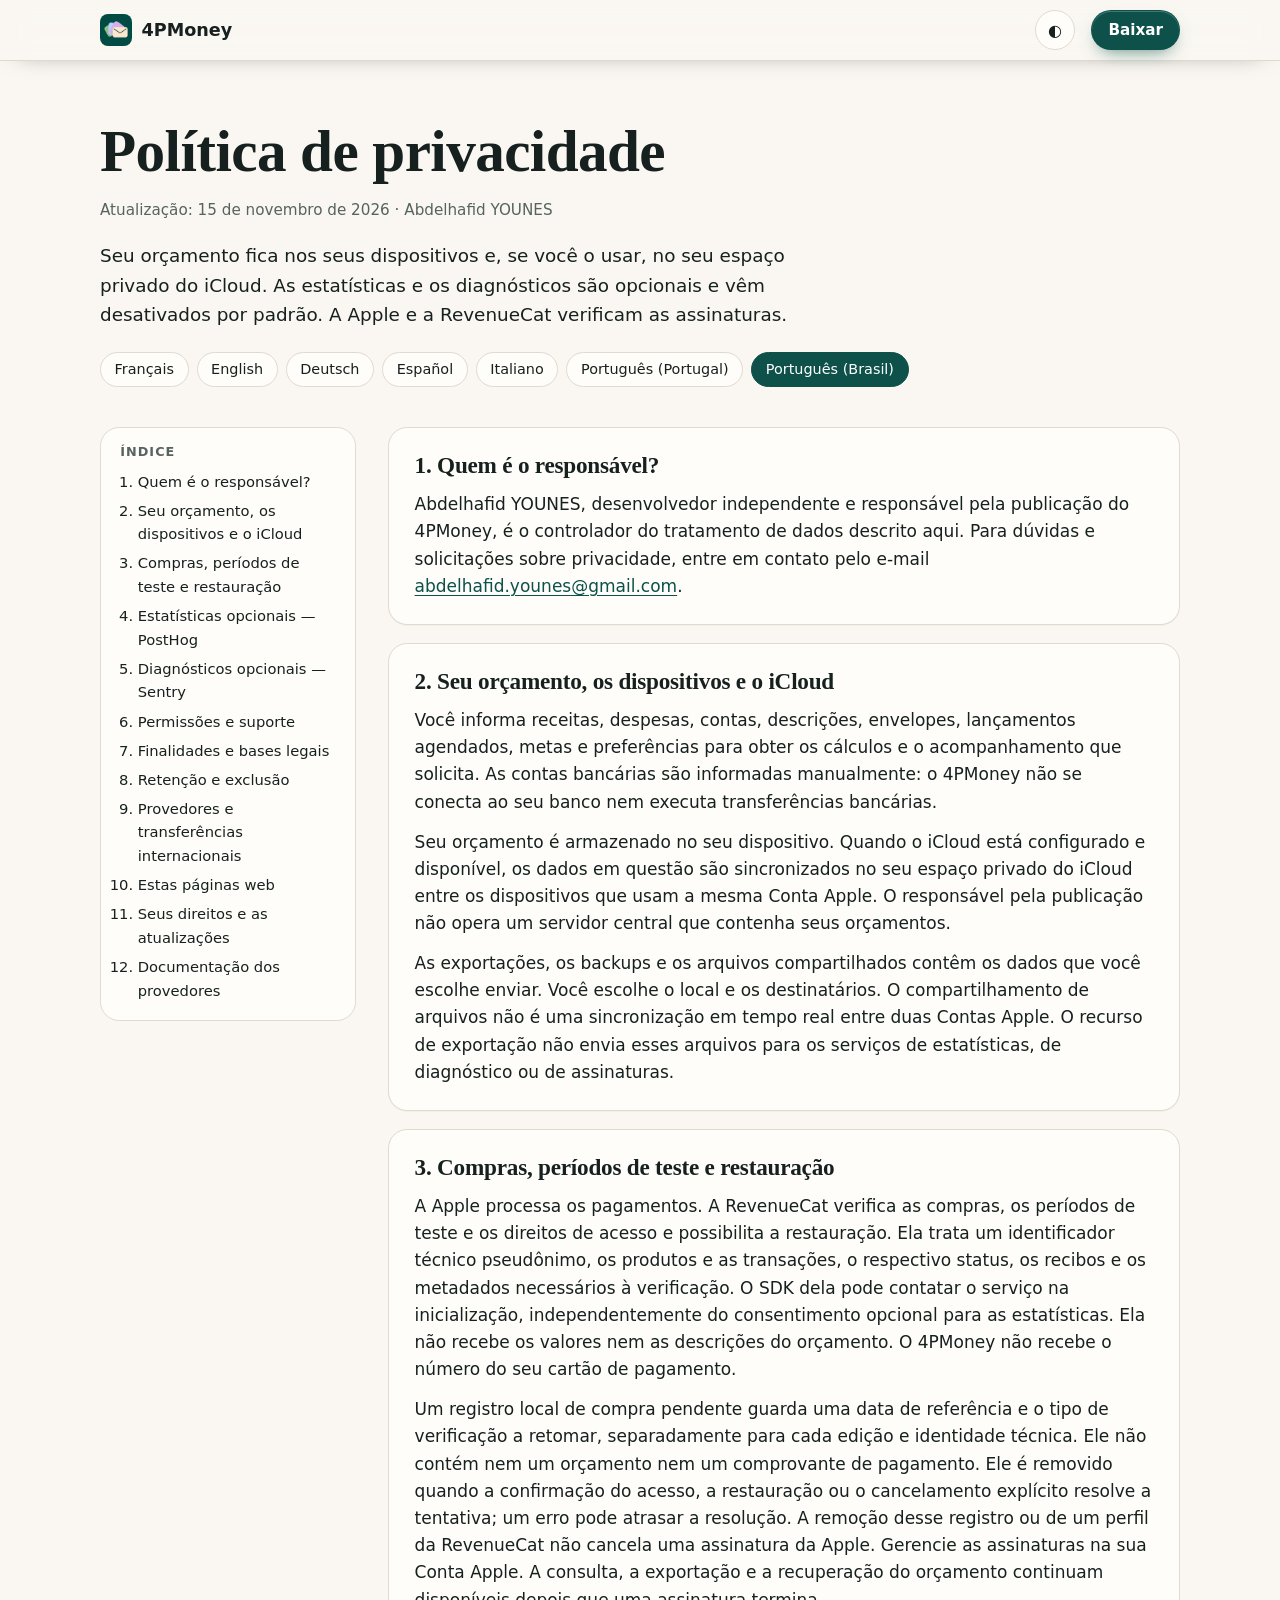
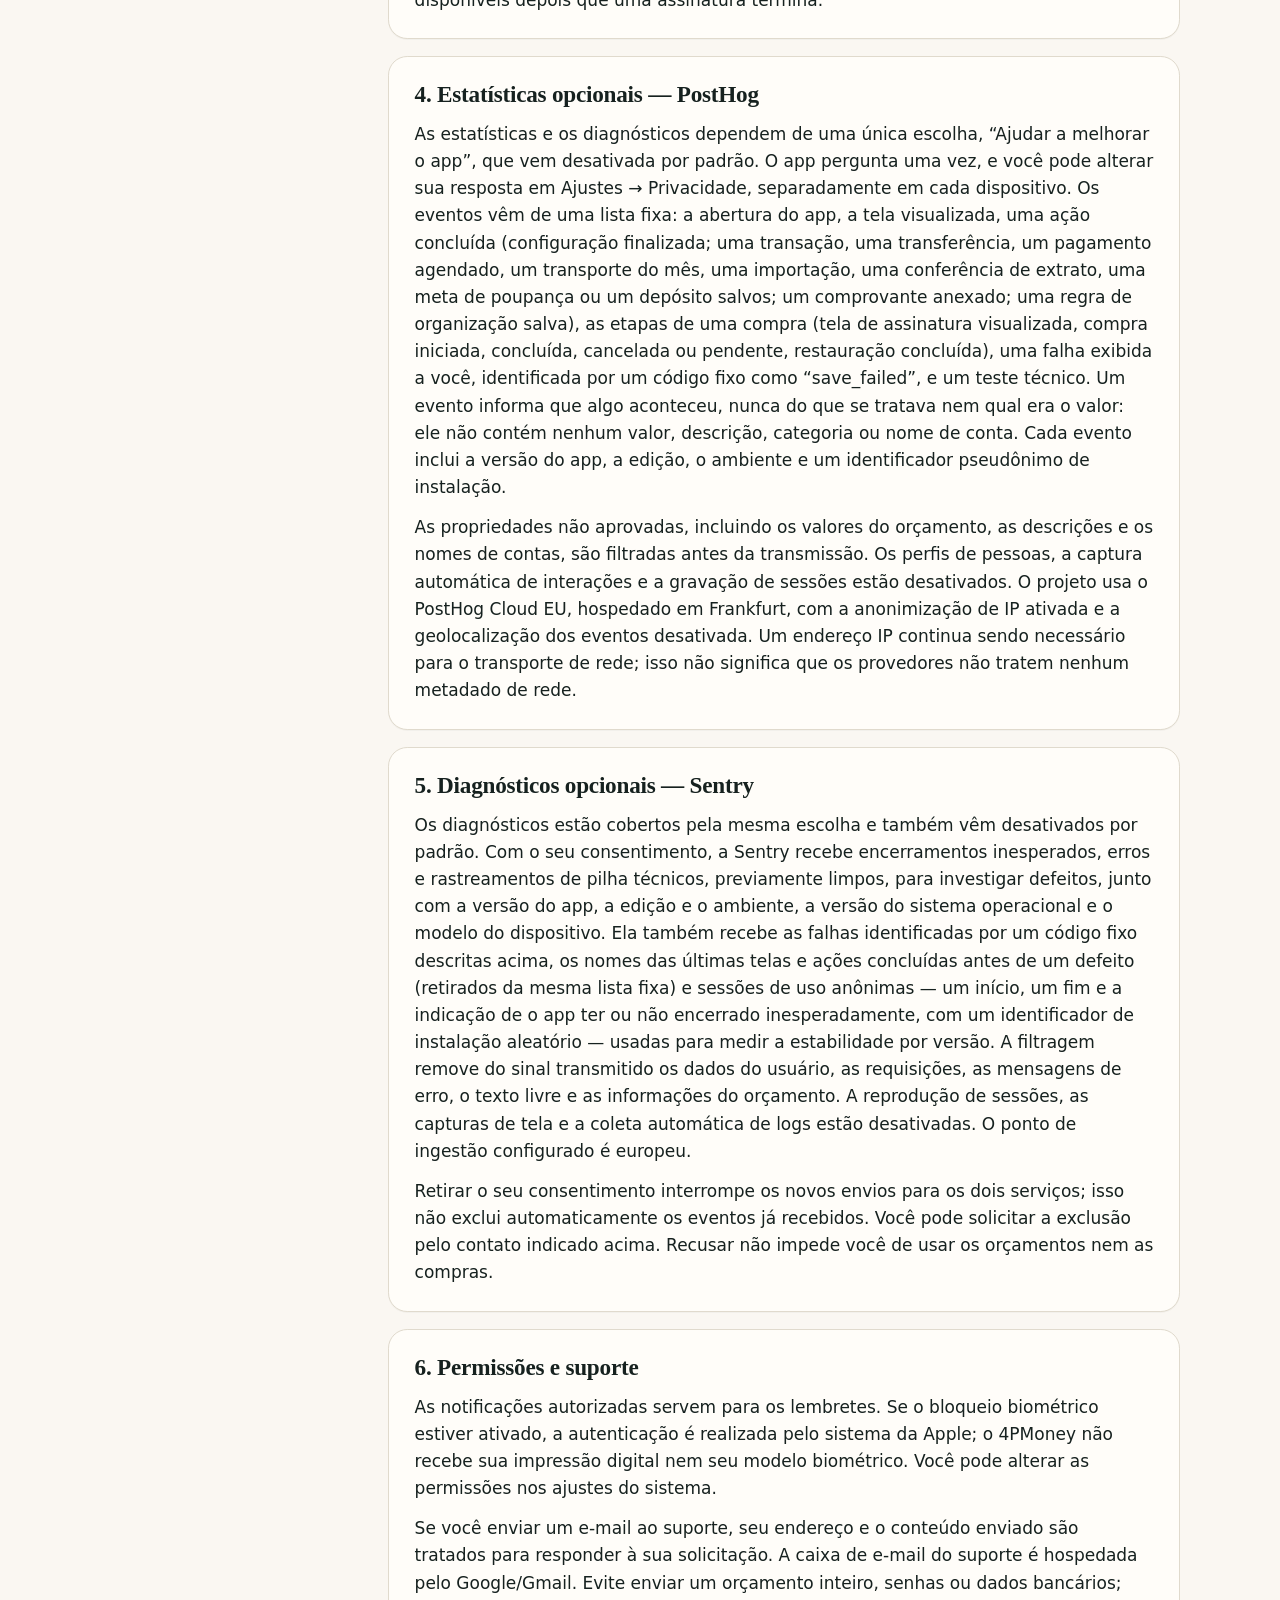
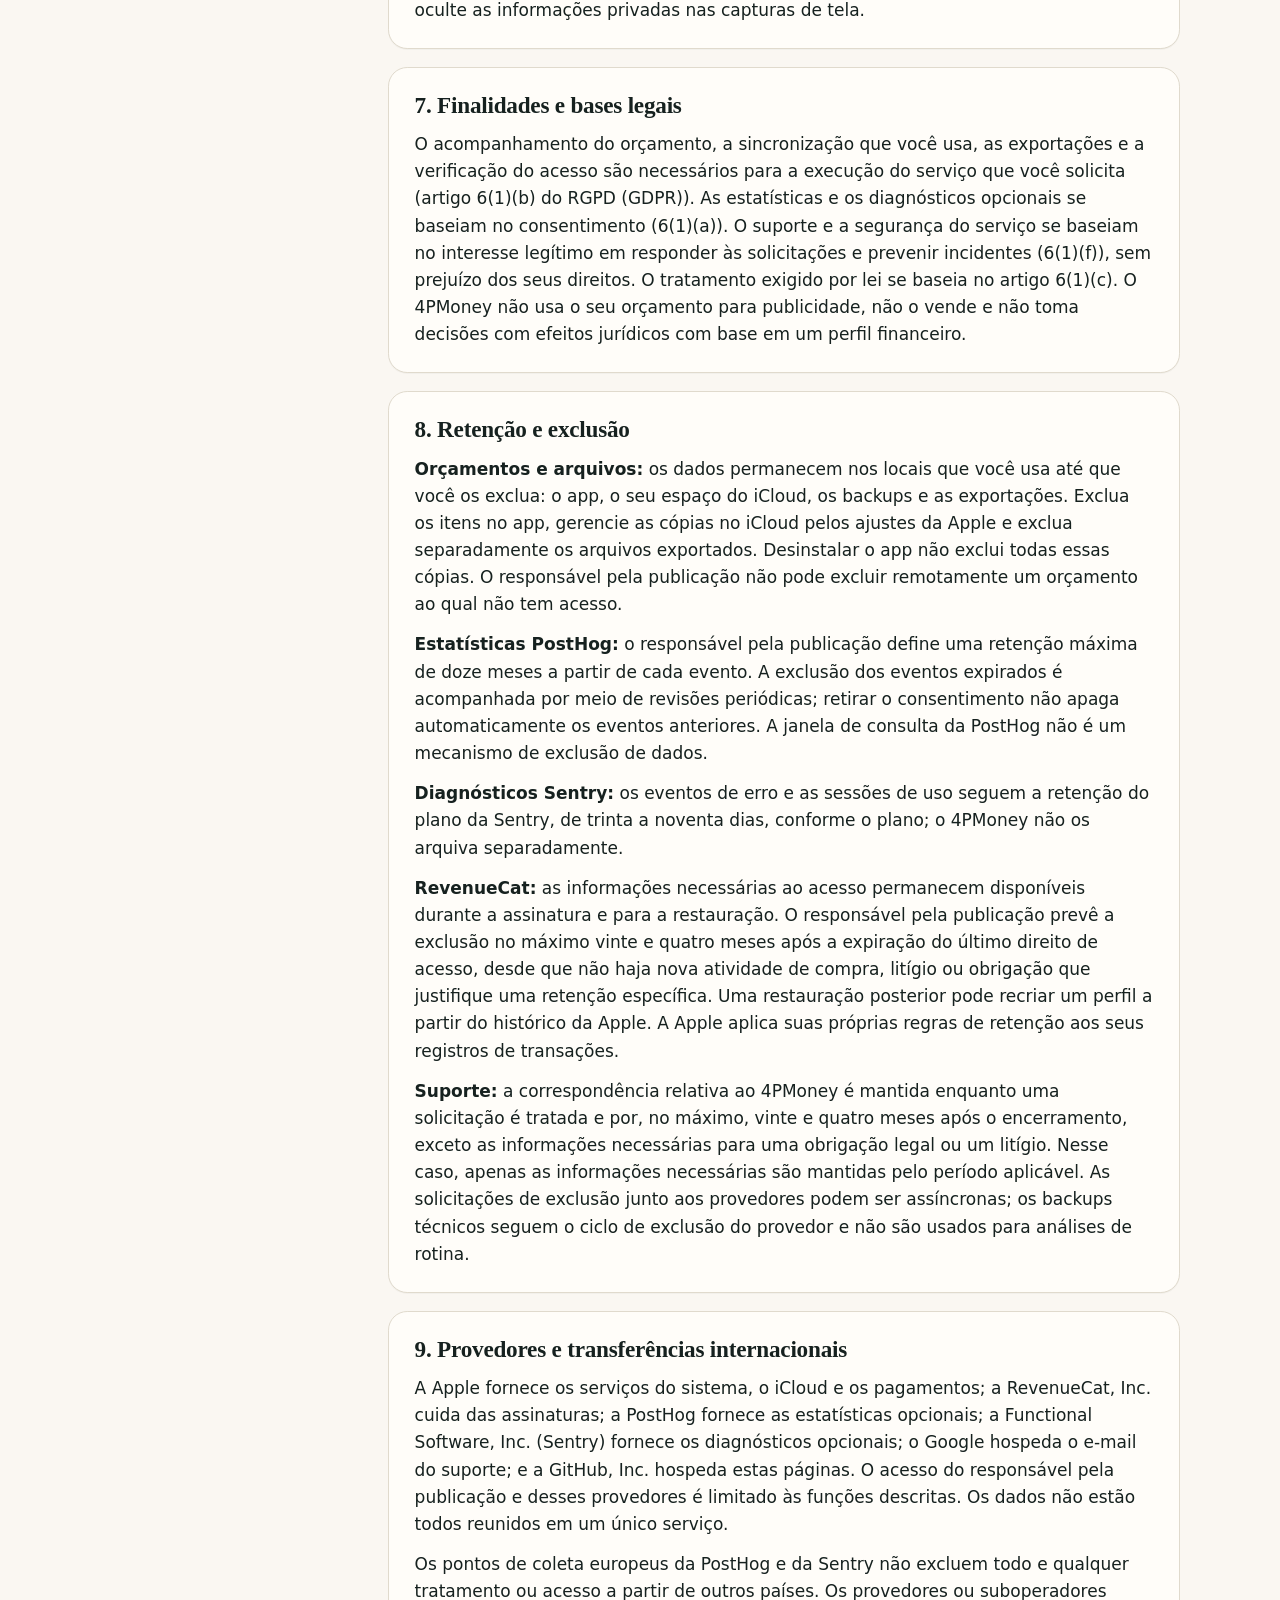
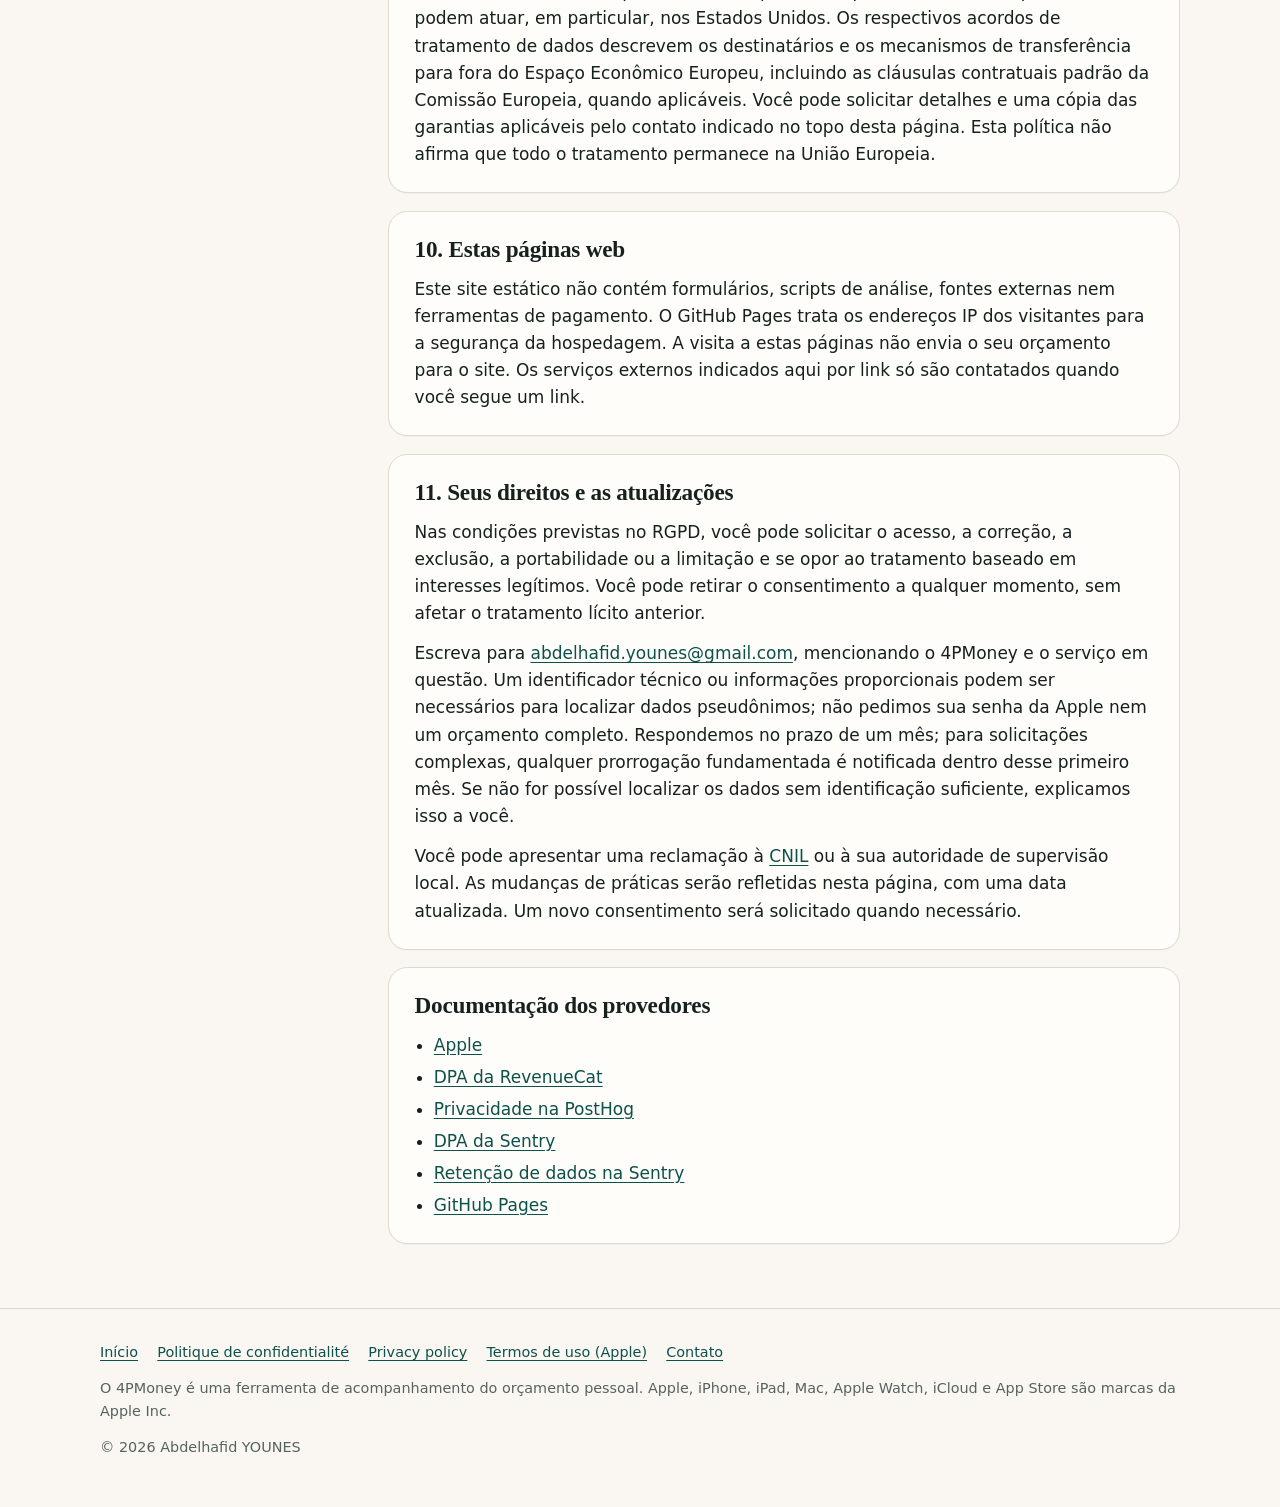
<file: privacy/pt-br/index.html>
<!doctype html>
<html lang="pt-BR">
<head>
<meta charset="utf-8">
<meta name="viewport" content="width=device-width, initial-scale=1">
<title>4PMoney — Política de privacidade</title>
<meta name="description" content="Seu orçamento fica nos seus dispositivos e, se você o usar, no seu espaço privado do iCloud. As estatísticas e os diagnósticos são opcionais e vêm desativados por padrão. A Apple e a RevenueCat verificam as assinaturas.">
<meta name="theme-color" content="#faf7f2" media="(prefers-color-scheme: light)">
<meta name="theme-color" content="#101816" media="(prefers-color-scheme: dark)">
<link rel="icon" href="../../assets/touch-icon.png">
<link rel="apple-touch-icon" href="../../assets/touch-icon.png">
<style>
:root{
  --fond:#faf7f2;--carte:#fffdf9;--teinte:#f1ede4;--encre:#16211f;--doux:#56635f;--trait:#e0dacd;
  --accent:#0d514a;--accent-encre:#ffffff;--accent-doux:#dfe6e1;
  --prevoir:#2f6fd6;--plaisir:#b9770a;--profiter:#7a4fd0;--proteger:#0b8a62;
  --prevoir-f:#e8edf6;--plaisir-f:#fbf0e2;--profiter-f:#f0e6f4;--proteger-f:#e2f1e9;
  --alerte:#a3540c;--ombre:0 18px 50px rgba(22,33,31,.12);
}
@media (prefers-color-scheme:dark){:root:not([data-theme="light"]){
  --fond:#101816;--carte:#19221f;--teinte:#151e1b;--encre:#eef3f0;--doux:#a7b5af;--trait:#2b3733;
  --accent:#7fd2bb;--accent-encre:#0c1b18;--accent-doux:#20302b;
  --prevoir:#8fb6ff;--plaisir:#f1b65a;--profiter:#c2a4ff;--proteger:#6fd6b0;
  --prevoir-f:#1d2a3f;--plaisir-f:#352c1c;--profiter-f:#2c2540;--proteger-f:#17332a;
  --alerte:#f0a35a;--ombre:0 18px 50px rgba(0,0,0,.45);
}}
:root[data-theme="dark"]{
  --fond:#101816;--carte:#19221f;--teinte:#151e1b;--encre:#eef3f0;--doux:#a7b5af;--trait:#2b3733;
  --accent:#7fd2bb;--accent-encre:#0c1b18;--accent-doux:#20302b;
  --prevoir:#8fb6ff;--plaisir:#f1b65a;--profiter:#c2a4ff;--proteger:#6fd6b0;
  --prevoir-f:#1d2a3f;--plaisir-f:#352c1c;--profiter-f:#2c2540;--proteger-f:#17332a;
  --alerte:#f0a35a;--ombre:0 18px 50px rgba(0,0,0,.45);
}
*{box-sizing:border-box}
html{scroll-behavior:smooth;-webkit-text-size-adjust:100%}
body{margin:0;background:var(--fond);color:var(--encre);font:1.0625rem/1.6 -apple-system,BlinkMacSystemFont,"SF Pro Text","Segoe UI",system-ui,sans-serif;overflow-wrap:break-word}
img{max-width:100%;height:auto;display:block}
a{color:var(--accent);text-underline-offset:.2em}
a:focus-visible,button:focus-visible,input:focus-visible,summary:focus-visible{outline:3px solid var(--plaisir);outline-offset:3px;border-radius:6px}
.wrap{max-width:70rem;margin:0 auto;padding:0 1.25rem}
h1,h2,h3{font-family:"New York","Iowan Old Style",Georgia,serif;font-weight:600;line-height:1.15;letter-spacing:-.01em;margin:0;text-wrap:balance}
h1{font-size:clamp(2.2rem,6vw,3.7rem)}
h2{font-size:clamp(1.7rem,4vw,2.5rem)}
h3{font-size:1.25rem;font-family:inherit;font-weight:650;letter-spacing:0}
p{margin:0}
.sur{font-size:.8125rem;font-weight:650;letter-spacing:.12em;text-transform:uppercase;color:var(--accent)}
.chapo{font-size:1.2rem;color:var(--doux);max-width:38rem}
.num{font-variant-numeric:tabular-nums;font-feature-settings:"tnum"}
.skip{position:absolute;left:-999px}.skip:focus{left:1rem;top:1rem;background:var(--carte);padding:.5rem 1rem;z-index:20}

header.barre{position:sticky;top:0;z-index:10;background:color-mix(in srgb,var(--fond) 88%,transparent);backdrop-filter:saturate(1.4) blur(14px);-webkit-backdrop-filter:saturate(1.4) blur(14px);border-bottom:1px solid var(--trait)}
.barre .wrap{display:flex;align-items:center;gap:1rem;min-height:3.75rem}
.marque{display:flex;align-items:center;gap:.6rem;font-weight:700;font-size:1.1rem;color:var(--encre);text-decoration:none}
.marque img{width:2rem;height:2rem;border-radius:.5rem}
.barre nav{margin-left:auto;display:flex;gap:1.4rem;font-size:.95rem}
.barre nav a{color:var(--doux);text-decoration:none}.barre nav a:hover{color:var(--encre)}
.theme{border:1px solid var(--trait);background:var(--carte);color:var(--encre);border-radius:999px;width:2.5rem;height:2.5rem;cursor:pointer;font-size:1rem}
.langue{display:inline-grid;place-items:center;border:1px solid var(--trait);background:var(--carte);color:var(--encre);border-radius:999px;height:2.5rem;padding:0 .8rem;font-size:.85rem;font-weight:650;letter-spacing:.04em;text-decoration:none}.langue:hover{border-color:var(--accent)}
@media (max-width:26rem){.barre .wrap{gap:.45rem}.langue{padding:0 .55rem}.barre .btn.petit{padding-left:.8rem;padding-right:.8rem}}
@media (max-width:23rem){.marque{font-size:0;gap:0}}
.btn{display:inline-flex;align-items:center;justify-content:center;gap:.5rem;min-height:3rem;padding:.7rem 1.4rem;border-radius:999px;font-weight:650;text-decoration:none;border:1px solid transparent}
.btn.plein{background:var(--accent);color:var(--accent-encre)}
.btn.contour{border-color:var(--trait);color:var(--encre);background:var(--carte)}
.btn.petit{min-height:2.5rem;padding:.4rem 1rem;font-size:.95rem}

.hero{padding:4rem 0 3rem}
.hero .wrap{display:grid;grid-template-columns:1.05fr .95fr;gap:3rem;align-items:center}
.hero h1{margin:.9rem 0 1.2rem}
.actions{display:flex;flex-wrap:wrap;gap:.75rem;margin-top:1.8rem}
.garanties{list-style:none;padding:0;margin:1.8rem 0 0;display:flex;flex-wrap:wrap;gap:.5rem 1.4rem;color:var(--doux);font-size:.95rem}
.garanties li::before{content:"✓";color:var(--accent);font-weight:700;margin-right:.45rem}
.scene{position:relative;display:flex;justify-content:center;min-height:34rem}
.tel{width:min(19rem,74vw);border-radius:2.9rem;padding:.55rem;background:#0c1211;box-shadow:var(--ombre);border:1px solid #2a3532}
.tel img{border-radius:2.4rem;width:100%;aspect-ratio:1170/2532;object-fit:cover}
.montre{position:absolute;right:0;bottom:1.5rem;width:9.5rem;border-radius:2.2rem;padding:.5rem;background:#0c1211;border:1px solid #2a3532;box-shadow:var(--ombre)}
.montre img{border-radius:1.8rem}

section{padding:4.5rem 0}
section.teinte{background:var(--teinte);border-block:1px solid var(--trait)}
.tete{max-width:44rem;margin-bottom:2.5rem}.tete h2{margin:.7rem 0 1rem}

.quatre{display:grid;grid-template-columns:repeat(4,1fr);gap:1rem}
.env{border-radius:1.4rem;padding:1.4rem;border:1px solid var(--trait);position:relative;overflow:hidden}
.env::before{content:"";position:absolute;inset:0 0 auto 0;height:1.4rem;clip-path:polygon(0 0,100% 0,50% 100%);opacity:.5;background:currentColor}
.env.prevoir{background:var(--prevoir-f);color:var(--prevoir)}.env.plaisir{background:var(--plaisir-f);color:var(--plaisir)}
.env.profiter{background:var(--profiter-f);color:var(--profiter)}.env.proteger{background:var(--proteger-f);color:var(--proteger)}
.env h3{margin-top:1.2rem;color:var(--encre)}
.env .part{font-size:2.3rem;font-weight:700;font-family:ui-rounded,"SF Pro Rounded",system-ui,sans-serif;line-height:1.1;margin:.4rem 0}
.env p{color:var(--encre);opacity:.82;font-size:.95rem}

.simu{margin-top:2rem;background:var(--carte);border:1px solid var(--trait);border-radius:1.6rem;padding:1.6rem;box-shadow:var(--ombre);display:grid;grid-template-columns:.9fr 1.1fr;gap:2rem}
.simu label{display:flex;justify-content:space-between;gap:1rem;font-weight:600;margin-bottom:.4rem}
.simu label output{font-family:ui-rounded,"SF Pro Rounded",system-ui,sans-serif;color:var(--accent)}
.simu input[type=range]{width:100%;accent-color:var(--accent);height:2rem}
.champ{margin-bottom:1.3rem}
.simu .note{font-size:.9rem;color:var(--doux)}
.lignes{display:grid;gap:.7rem}
.ligne{display:grid;grid-template-columns:6.2rem 1fr 6.6rem;align-items:center;gap:.8rem;font-size:.98rem}
.ligne b{font-weight:650}
.jauge{height:.7rem;border-radius:999px;background:var(--accent-doux);overflow:hidden}
.jauge i{display:block;height:100%;border-radius:999px;width:0;transition:width .35s ease}
.ligne .somme{text-align:right;font-family:ui-rounded,"SF Pro Rounded",system-ui,sans-serif;font-weight:650}
.verdict{margin-top:1.1rem;padding:.9rem 1rem;border-radius:.9rem;background:var(--accent-doux);font-size:.95rem}
.verdict.alerte{color:var(--alerte);background:color-mix(in srgb,var(--alerte) 12%,var(--carte))}

.regles{display:grid;grid-template-columns:repeat(3,1fr);gap:1rem;margin-top:2rem}
.regle{background:var(--carte);border:1px solid var(--trait);border-radius:1.2rem;padding:1.3rem}
.regle h3{margin-bottom:.5rem;font-size:1.08rem}.regle p{color:var(--doux);font-size:.97rem}

.etapes{display:grid;gap:3.5rem}
.etape{display:grid;grid-template-columns:1fr 1fr;gap:3rem;align-items:center}
.etape:nth-child(even) .visuel{order:-1}
.etape .rang{display:inline-grid;place-items:center;width:2.4rem;height:2.4rem;border-radius:999px;background:var(--accent);color:var(--accent-encre);font-weight:700;margin-bottom:1rem}
.etape h3{font-size:1.5rem;margin-bottom:.7rem}.etape p{color:var(--doux)}
.etape ul{margin:1rem 0 0;padding-left:1.1rem;color:var(--doux)}.etape li{margin:.3rem 0}
.visuel{display:flex;justify-content:center}
.visuel .tel{width:min(16.5rem,70vw)}

.appareils{display:grid;grid-template-columns:1.5fr 1fr;gap:1.2rem}
.app{background:var(--carte);border:1px solid var(--trait);border-radius:1.5rem;padding:1.4rem;display:flex;flex-direction:column;gap:1rem}
.app h3{margin-bottom:.3rem}.app p{color:var(--doux);font-size:.97rem}
.app .cadre{border-radius:1rem;overflow:hidden;border:1px solid var(--trait);margin-top:auto}
.app.ipad .cadre{max-height:23rem}.app.ipad .cadre img{width:100%;object-fit:cover;object-position:top}
.app.large{grid-column:1/-1}

.piliers{display:grid;grid-template-columns:repeat(2,1fr);gap:1rem}
.pilier{background:var(--carte);border:1px solid var(--trait);border-radius:1.2rem;padding:1.4rem}
.pilier h3{margin-bottom:.5rem}.pilier p{color:var(--doux)}
.avis{margin-top:1.5rem;font-size:.95rem;color:var(--doux);border-left:3px solid var(--accent);padding-left:1rem;max-width:48rem}

.offres{display:grid;grid-template-columns:repeat(2,1fr);gap:1.2rem;max-width:56rem}
.offre{background:var(--carte);border:1px solid var(--trait);border-radius:1.5rem;padding:1.6rem}
.offre.mise{border:2px solid var(--accent)}
.offre h3{font-size:1.35rem}.offre .sous{color:var(--doux);margin:.3rem 0 1rem}
.offre ul{list-style:none;padding:0;margin:0;display:grid;gap:.55rem}
.offre li{padding-left:1.6rem;position:relative}
.offre li::before{content:"✓";position:absolute;left:0;color:var(--accent);font-weight:700}
.offre li.non{color:var(--doux)}.offre li.non::before{content:"–";color:var(--doux)}

.tele{display:grid;grid-template-columns:repeat(3,1fr);gap:1rem}
.edition{background:var(--carte);border:1px solid var(--trait);border-radius:1.4rem;padding:1.5rem;display:flex;flex-direction:column;gap:.7rem;align-items:flex-start}
.edition p{color:var(--doux);font-size:.97rem;flex:1}
.pas{counter-reset:pas;list-style:none;padding:0;margin:2rem 0 0;display:grid;grid-template-columns:repeat(3,1fr);gap:1rem}
.pas li{counter-increment:pas;padding-left:2.8rem;position:relative;color:var(--doux)}
.pas li::before{content:counter(pas);position:absolute;left:0;top:0;width:2rem;height:2rem;border-radius:999px;border:1.5px solid var(--accent);color:var(--accent);display:grid;place-items:center;font-weight:700}
.pas b{color:var(--encre);display:block}

.faq{max-width:48rem}
details{border-bottom:1px solid var(--trait);padding:1.1rem 0}
summary{cursor:pointer;font-weight:650;font-size:1.08rem;list-style:none;display:flex;justify-content:space-between;gap:1rem}
summary::-webkit-details-marker{display:none}
summary::after{content:"+";color:var(--accent);font-size:1.4rem;line-height:1}
details[open] summary::after{content:"–"}
details p{margin-top:.7rem;color:var(--doux)}

.fin{text-align:center}.fin img{width:5.5rem;height:5.5rem;border-radius:1.3rem;margin:0 auto 1.4rem;box-shadow:var(--ombre)}
.fin .chapo{margin:1rem auto 0}.fin .actions{justify-content:center}
footer{border-top:1px solid var(--trait);padding:2rem 0 3rem;font-size:.9rem;color:var(--doux)}
footer .wrap{display:grid;gap:.8rem}
footer nav{display:flex;flex-wrap:wrap;gap:.4rem 1.2rem}

.reveler{opacity:0;transform:translateY(14px);transition:opacity .6s ease,transform .6s ease}
.reveler.vu{opacity:1;transform:none}
@media (prefers-reduced-motion:reduce){html{scroll-behavior:auto}.reveler{opacity:1;transform:none;transition:none}.jauge i{transition:none}}
@media (max-width:60rem){
  .hero .wrap,.simu,.etape,.appareils{grid-template-columns:1fr}
  .etape:nth-child(even) .visuel{order:0}
  .quatre,.piliers{grid-template-columns:repeat(2,1fr)}
  .regles,.tele,.pas{grid-template-columns:1fr}
  .barre nav{display:none}.theme{margin-left:auto}
  .scene{min-height:0}
}
@media (max-width:36rem){
  section{padding:3.2rem 0}.hero{padding:2.5rem 0 2rem}
  .wrap{padding:0 1rem}
  .quatre,.piliers,.offres{grid-template-columns:1fr}
  .montre{width:7.5rem;right:-.2rem}
  .ligne{grid-template-columns:5.2rem 1fr 5.6rem;gap:.5rem;font-size:.92rem}
  .btn{width:100%}
  .barre .btn{width:auto}.marque{flex-shrink:0}
}

/* ——— Profondeur : lumière, relief et plans successifs ——— */
:root{
  --relief:0 1px 2px rgba(22,33,31,.06),0 6px 14px -4px rgba(22,33,31,.08),0 22px 44px -18px rgba(22,33,31,.16);
  --relief-haut:0 2px 4px rgba(22,33,31,.07),0 14px 28px -8px rgba(22,33,31,.14),0 40px 70px -24px rgba(22,33,31,.24);
  --appareil:0 2px 3px rgba(8,14,13,.35),0 18px 30px -10px rgba(8,14,13,.32),0 60px 90px -30px rgba(8,14,13,.42);
  --reflet:inset 0 1px 0 rgba(255,255,255,.75);--halo:.30;
}
@media (prefers-color-scheme:dark){:root:not([data-theme="light"]){
  --relief:0 1px 2px rgba(0,0,0,.35),0 8px 18px -6px rgba(0,0,0,.4),0 26px 50px -20px rgba(0,0,0,.55);
  --relief-haut:0 2px 4px rgba(0,0,0,.4),0 16px 32px -8px rgba(0,0,0,.5),0 44px 80px -24px rgba(0,0,0,.7);
  --appareil:0 2px 3px rgba(0,0,0,.6),0 18px 30px -10px rgba(0,0,0,.6),0 60px 90px -30px rgba(0,0,0,.8);
  --reflet:inset 0 1px 0 rgba(255,255,255,.06);--halo:.22;
}}
:root[data-theme="dark"]{
  --relief:0 1px 2px rgba(0,0,0,.35),0 8px 18px -6px rgba(0,0,0,.4),0 26px 50px -20px rgba(0,0,0,.55);
  --relief-haut:0 2px 4px rgba(0,0,0,.4),0 16px 32px -8px rgba(0,0,0,.5),0 44px 80px -24px rgba(0,0,0,.7);
  --appareil:0 2px 3px rgba(0,0,0,.6),0 18px 30px -10px rgba(0,0,0,.6),0 60px 90px -30px rgba(0,0,0,.8);
  --reflet:inset 0 1px 0 rgba(255,255,255,.06);--halo:.22;
}

/* Les appareils inclinés ne doivent jamais élargir la page. */
main{overflow-x:clip}
/* Fond du haut de page : quatre lueurs aux couleurs des enveloppes, derrière tout le reste. */
.hero{position:relative;overflow:hidden;isolation:isolate}
.hero::before{content:"";position:absolute;inset:-20% -10% -10%;z-index:-1;pointer-events:none;opacity:var(--halo);filter:blur(60px);
  background:
    radial-gradient(34rem 26rem at 78% 30%,var(--prevoir),transparent 70%),
    radial-gradient(26rem 22rem at 96% 72%,var(--profiter),transparent 70%),
    radial-gradient(24rem 20rem at 58% 88%,var(--plaisir),transparent 70%),
    radial-gradient(26rem 20rem at 8% 6%,var(--proteger),transparent 70%)}
.hero::after{content:"";position:absolute;inset:auto 0 0;height:7rem;z-index:-1;pointer-events:none;background:linear-gradient(to bottom,transparent,var(--fond))}

/* Téléphone : châssis à reflet, encoche étroite, vitre, ombre portée en trois couches. */
.tel{position:relative;background:linear-gradient(145deg,#4b5654 0%,#0c1211 22%,#0a0f0e 78%,#39433f 100%);border:0;
  box-shadow:inset 0 0 0 1.5px rgba(255,255,255,.14),inset 0 0 0 3px #050908,var(--appareil)}
.tel::before{content:"";position:absolute;z-index:2;left:50%;top:calc(.55rem + 1.55%);width:20%;aspect-ratio:3.2/1;transform:translateX(-50%);border-radius:999px;
  background:radial-gradient(circle at 76% 50%,#1b2a3a 0 9%,#0b1016 10% 15%,transparent 16%),#000;box-shadow:0 0 0 1px rgba(255,255,255,.05)}
.tel::after{content:"";position:absolute;inset:.55rem;z-index:1;border-radius:2.4rem;pointer-events:none;
  background:linear-gradient(118deg,rgba(255,255,255,.16) 0%,rgba(255,255,255,.04) 22%,transparent 38%)}
.visuel .tel::before{top:calc(.55rem + 1.55%)}
.montre{background:linear-gradient(145deg,#4b5654 0%,#0c1211 24%,#0a0f0e 76%,#39433f 100%);border:0;
  box-shadow:inset 0 0 0 1.5px rgba(255,255,255,.14),var(--appareil)}

/* Scène d'ouverture : téléphone incliné, montre au premier plan, socle lumineux et ombre au sol. */
.scene{perspective:1500px;--tx:0;--ty:0;--d:0px}
.scene::before{content:"";position:absolute;left:50%;top:46%;width:30rem;max-width:120%;aspect-ratio:1;transform:translate(-50%,-50%);border-radius:50%;z-index:-1;pointer-events:none;
  background:radial-gradient(closest-side,color-mix(in srgb,var(--carte) 85%,transparent),transparent 72%)}
.scene::after{content:"";position:absolute;left:50%;bottom:-1.6rem;width:19rem;max-width:80%;height:2.6rem;transform:translateX(-46%);border-radius:50%;z-index:-1;pointer-events:none;
  background:radial-gradient(closest-side,rgba(8,14,13,.38),transparent);filter:blur(10px)}
.scene .tel{transform:translateY(calc(var(--d) * -.35)) rotateY(calc(-13deg + var(--tx) * 6deg)) rotateX(calc(5deg + var(--ty) * -5deg)) rotateZ(1.2deg);transform-origin:50% 60%;transition:transform .5s cubic-bezier(.2,.7,.2,1);will-change:transform}
.scene .montre{z-index:3;transform:translateY(calc(var(--d) * -.9)) translateZ(90px) rotateY(calc(9deg + var(--tx) * 9deg)) rotateX(calc(var(--ty) * -6deg)) rotateZ(-3deg);transition:transform .5s cubic-bezier(.2,.7,.2,1);will-change:transform}

/* Captures des étapes : inclinaison alternée et lueur de la couleur de l'enveloppe concernée. */
.visuel{perspective:1300px;position:relative;isolation:isolate}
.visuel::before{content:"";position:absolute;left:50%;top:50%;width:26rem;max-width:115%;aspect-ratio:1;transform:translate(-50%,-50%);border-radius:50%;z-index:-1;pointer-events:none;filter:blur(40px);opacity:var(--halo);
  background:radial-gradient(closest-side,var(--lueur,var(--prevoir)),transparent 75%)}
.etape:nth-child(2) .visuel{--lueur:var(--plaisir)}.etape:nth-child(3) .visuel{--lueur:var(--proteger)}
.visuel .tel{transform:rotateY(-11deg) rotateX(3deg);transition:transform .7s cubic-bezier(.2,.7,.2,1)}
.etape:nth-child(even) .visuel .tel{transform:rotateY(11deg) rotateX(3deg)}
.etape:hover .visuel .tel{transform:rotateY(-4deg) rotateX(1deg) translateY(-6px)}
.etape:nth-child(even):hover .visuel .tel{transform:rotateY(4deg) rotateX(1deg) translateY(-6px)}

/* Cartes : reflet en haut, ombre en couches, léger soulèvement au survol. */
.env,.regle,.app,.pilier,.offre,.edition{box-shadow:var(--reflet),var(--relief);transition:transform .35s cubic-bezier(.2,.7,.2,1),box-shadow .35s ease}
.simu{box-shadow:var(--reflet),var(--relief-haut)}
.offre.mise{box-shadow:var(--reflet),var(--relief-haut);transform:translateY(-.5rem)}
@media (hover:hover){
  .env:hover,.regle:hover,.app:hover,.pilier:hover,.edition:hover,.offre:hover{transform:translateY(-5px);box-shadow:var(--reflet),var(--relief-haut)}
  .offre.mise:hover{transform:translateY(-.8rem)}
}
.env{background-image:linear-gradient(160deg,color-mix(in srgb,var(--carte) 55%,transparent),transparent 55%)}
.app .cadre{box-shadow:var(--relief)}
.btn.plein{box-shadow:inset 0 1px 0 rgba(255,255,255,.22),0 8px 18px -8px color-mix(in srgb,var(--accent) 70%,transparent)}
.btn{transition:transform .2s ease,box-shadow .2s ease}.btn:hover{transform:translateY(-1px)}
.fin img{box-shadow:var(--relief-haut)}
.etape .rang{box-shadow:0 6px 14px -6px color-mix(in srgb,var(--accent) 80%,transparent)}

/* Sections teintées : en creux, comme un plan situé derrière la page. */
section.teinte{background:linear-gradient(to bottom,color-mix(in srgb,var(--teinte) 100%,transparent),var(--teinte) 60%,color-mix(in srgb,var(--teinte) 70%,var(--fond)));box-shadow:inset 0 14px 22px -18px rgba(8,14,13,.22),inset 0 -14px 22px -18px rgba(8,14,13,.14)}
header.barre{box-shadow:0 10px 24px -20px rgba(8,14,13,.5)}

@media (max-width:60rem){
  .scene{margin-top:1rem;padding-bottom:1.5rem}
  .scene .tel{transform:rotateY(-8deg) rotateX(3deg) rotateZ(.8deg)}
  .scene .montre{transform:translateZ(60px) rotateY(7deg) rotateZ(-3deg)}
  .visuel .tel,.etape:nth-child(even) .visuel .tel{transform:rotateY(-7deg) rotateX(2deg)}
  .offre.mise{transform:none}
}
@media (prefers-reduced-motion:reduce){
  .scene .tel,.scene .montre,.visuel .tel,.env,.regle,.app,.pilier,.offre,.edition,.btn{transition:none}
  .env:hover,.regle:hover,.app:hover,.pilier:hover,.edition:hover,.offre:hover,.btn:hover{transform:none}
}

/* Privacy page: the commercial design, sections as cards */
.entete{padding:3.5rem 0 1.5rem}
.entete h1{hyphens:auto;-webkit-hyphens:auto}
.entete .maj{margin-top:.8rem;color:var(--doux);font-size:.95rem}
.entete .resume{margin-top:1.2rem;max-width:46rem;font-size:1.15rem;color:var(--encre)}
.langues{display:flex;flex-wrap:wrap;gap:.5rem;margin-top:1.4rem}
.langues a{border:1px solid var(--trait);background:var(--carte);color:var(--encre);border-radius:999px;padding:.3rem .85rem;font-size:.9rem;text-decoration:none}
.langues a[aria-current]{background:var(--accent);border-color:var(--accent);color:var(--accent-encre)}
.politique{display:grid;grid-template-columns:16rem 1fr;gap:2rem;align-items:start;padding:1rem 0 4rem}
.sommaire{position:sticky;top:5rem;background:var(--carte);border:1px solid var(--trait);border-radius:1.2rem;padding:1.1rem 1.2rem;font-size:.92rem}
.sommaire h2{font-family:inherit;font-size:.8rem;text-transform:uppercase;letter-spacing:.08em;color:var(--doux);margin-bottom:.6rem}
.sommaire ol{margin:0;padding-left:1.1rem;display:grid;gap:.35rem}
.sommaire a{color:var(--encre);text-decoration:none}.sommaire a:hover{color:var(--accent);text-decoration:underline}
.cartes{display:grid;gap:1.1rem}
.cartes article{background:var(--carte);border:1px solid var(--trait);border-radius:1.2rem;padding:1.5rem 1.6rem;box-shadow:0 1px 0 rgba(22,33,31,.03);scroll-margin-top:5rem}
.cartes article h2{font-size:1.45rem;margin-bottom:.8rem}
.cartes article p+p{margin-top:.8rem}
.cartes article ul{margin:.4rem 0 0;padding-left:1.2rem;display:grid;gap:.3rem}
@media (max-width:60rem){.politique{grid-template-columns:1fr}.sommaire{position:static}}
@media (max-width:36rem){.entete{padding:2.4rem 0 1rem}.entete h1{font-size:clamp(1.9rem,8.5vw,2.4rem)}.cartes article{padding:1.2rem}}
</style>
</head>
<body>
<a class="skip" href="#contenu">Ir para o conteúdo</a>

<header class="barre">
  <div class="wrap">
    <a class="marque" href="../../en/"><img src="../../assets/touch-icon.png" alt="" width="64" height="64">4PMoney</a>
    <button class="theme" id="theme" type="button" aria-label="Alternar entre tema claro e escuro" style="margin-left:auto">◐</button>
    <a class="btn plein petit" href="../../en/#telecharger">Baixar</a>
  </div>
</header>

<main id="contenu">
  <div class="wrap">
    <div class="entete">
      <h1>Política de privacidade</h1>
      <p class="maj">Atualização: 15 de novembro de 2026 · Abdelhafid YOUNES</p>
      <p class="resume">Seu orçamento fica nos seus dispositivos e, se você o usar, no seu espaço privado do iCloud. As estatísticas e os diagnósticos são opcionais e vêm desativados por padrão. A Apple e a RevenueCat verificam as assinaturas.</p>
      <nav class="langues" aria-label="Idiomas"><a href="../../confidentialite/" lang="fr" hreflang="fr">Français</a><a href="../../privacy/" lang="en" hreflang="en">English</a><a href="../../privacy/de/" lang="de" hreflang="de">Deutsch</a><a href="../../privacy/es/" lang="es" hreflang="es">Español</a><a href="../../privacy/it/" lang="it" hreflang="it">Italiano</a><a href="../../privacy/pt/" lang="pt-PT" hreflang="pt-PT">Português (Portugal)</a><a href="../../privacy/pt-br/" lang="pt-BR" hreflang="pt-BR" aria-current="page">Português (Brasil)</a></nav>
    </div>
    <div class="politique">
      <nav class="sommaire" aria-labelledby="sommaire-titre"><h2 id="sommaire-titre">Índice</h2><ol><li><a href="#section-1">Quem é o responsável?</a></li><li><a href="#section-2">Seu orçamento, os dispositivos e o iCloud</a></li><li><a href="#section-3">Compras, períodos de teste e restauração</a></li><li><a href="#section-4">Estatísticas opcionais — PostHog</a></li><li><a href="#section-5">Diagnósticos opcionais — Sentry</a></li><li><a href="#section-6">Permissões e suporte</a></li><li><a href="#section-7">Finalidades e bases legais</a></li><li><a href="#section-8">Retenção e exclusão</a></li><li><a href="#section-9">Provedores e transferências internacionais</a></li><li><a href="#section-10">Estas páginas web</a></li><li><a href="#section-11">Seus direitos e as atualizações</a></li><li><a href="#section-12">Documentação dos provedores</a></li></ol></nav>
      <div class="cartes">
<article aria-labelledby="section-1"><h2 id="section-1">1. Quem é o responsável?</h2><p>Abdelhafid YOUNES, desenvolvedor independente e responsável pela publicação do 4PMoney, é o controlador do tratamento de dados descrito aqui. Para dúvidas e solicitações sobre privacidade, entre em contato pelo e-mail <a href="mailto:abdelhafid.younes@gmail.com">abdelhafid.younes@gmail.com</a>.</p></article>
<article aria-labelledby="section-2"><h2 id="section-2">2. Seu orçamento, os dispositivos e o iCloud</h2><p>Você informa receitas, despesas, contas, descrições, envelopes, lançamentos agendados, metas e preferências para obter os cálculos e o acompanhamento que solicita. As contas bancárias são informadas manualmente: o 4PMoney não se conecta ao seu banco nem executa transferências bancárias.</p><p>Seu orçamento é armazenado no seu dispositivo. Quando o iCloud está configurado e disponível, os dados em questão são sincronizados no seu espaço privado do iCloud entre os dispositivos que usam a mesma Conta Apple. O responsável pela publicação não opera um servidor central que contenha seus orçamentos.</p><p>As exportações, os backups e os arquivos compartilhados contêm os dados que você escolhe enviar. Você escolhe o local e os destinatários. O compartilhamento de arquivos não é uma sincronização em tempo real entre duas Contas Apple. O recurso de exportação não envia esses arquivos para os serviços de estatísticas, de diagnóstico ou de assinaturas.</p></article>
<article aria-labelledby="section-3"><h2 id="section-3">3. Compras, períodos de teste e restauração</h2><p>A Apple processa os pagamentos. A RevenueCat verifica as compras, os períodos de teste e os direitos de acesso e possibilita a restauração. Ela trata um identificador técnico pseudônimo, os produtos e as transações, o respectivo status, os recibos e os metadados necessários à verificação. O SDK dela pode contatar o serviço na inicialização, independentemente do consentimento opcional para as estatísticas. Ela não recebe os valores nem as descrições do orçamento. O 4PMoney não recebe o número do seu cartão de pagamento.</p><p>Um registro local de compra pendente guarda uma data de referência e o tipo de verificação a retomar, separadamente para cada edição e identidade técnica. Ele não contém nem um orçamento nem um comprovante de pagamento. Ele é removido quando a confirmação do acesso, a restauração ou o cancelamento explícito resolve a tentativa; um erro pode atrasar a resolução. A remoção desse registro ou de um perfil da RevenueCat não cancela uma assinatura da Apple. Gerencie as assinaturas na sua Conta Apple. A consulta, a exportação e a recuperação do orçamento continuam disponíveis depois que uma assinatura termina.</p></article>
<article aria-labelledby="section-4"><h2 id="section-4">4. Estatísticas opcionais — PostHog</h2><p>As estatísticas e os diagnósticos dependem de uma única escolha, “Ajudar a melhorar o app”, que vem desativada por padrão. O app pergunta uma vez, e você pode alterar sua resposta em Ajustes → Privacidade, separadamente em cada dispositivo. Os eventos vêm de uma lista fixa: a abertura do app, a tela visualizada, uma ação concluída (configuração finalizada; uma transação, uma transferência, um pagamento agendado, um transporte do mês, uma importação, uma conferência de extrato, uma meta de poupança ou um depósito salvos; um comprovante anexado; uma regra de organização salva), as etapas de uma compra (tela de assinatura visualizada, compra iniciada, concluída, cancelada ou pendente, restauração concluída), uma falha exibida a você, identificada por um código fixo como “save_failed”, e um teste técnico. Um evento informa que algo aconteceu, nunca do que se tratava nem qual era o valor: ele não contém nenhum valor, descrição, categoria ou nome de conta. Cada evento inclui a versão do app, a edição, o ambiente e um identificador pseudônimo de instalação.</p><p>As propriedades não aprovadas, incluindo os valores do orçamento, as descrições e os nomes de contas, são filtradas antes da transmissão. Os perfis de pessoas, a captura automática de interações e a gravação de sessões estão desativados. O projeto usa o PostHog Cloud EU, hospedado em Frankfurt, com a anonimização de IP ativada e a geolocalização dos eventos desativada. Um endereço IP continua sendo necessário para o transporte de rede; isso não significa que os provedores não tratem nenhum metadado de rede.</p></article>
<article aria-labelledby="section-5"><h2 id="section-5">5. Diagnósticos opcionais — Sentry</h2><p>Os diagnósticos estão cobertos pela mesma escolha e também vêm desativados por padrão. Com o seu consentimento, a Sentry recebe encerramentos inesperados, erros e rastreamentos de pilha técnicos, previamente limpos, para investigar defeitos, junto com a versão do app, a edição e o ambiente, a versão do sistema operacional e o modelo do dispositivo. Ela também recebe as falhas identificadas por um código fixo descritas acima, os nomes das últimas telas e ações concluídas antes de um defeito (retirados da mesma lista fixa) e sessões de uso anônimas — um início, um fim e a indicação de o app ter ou não encerrado inesperadamente, com um identificador de instalação aleatório — usadas para medir a estabilidade por versão. A filtragem remove do sinal transmitido os dados do usuário, as requisições, as mensagens de erro, o texto livre e as informações do orçamento. A reprodução de sessões, as capturas de tela e a coleta automática de logs estão desativadas. O ponto de ingestão configurado é europeu.</p><p>Retirar o seu consentimento interrompe os novos envios para os dois serviços; isso não exclui automaticamente os eventos já recebidos. Você pode solicitar a exclusão pelo contato indicado acima. Recusar não impede você de usar os orçamentos nem as compras.</p></article>
<article aria-labelledby="section-6"><h2 id="section-6">6. Permissões e suporte</h2><p>As notificações autorizadas servem para os lembretes. Se o bloqueio biométrico estiver ativado, a autenticação é realizada pelo sistema da Apple; o 4PMoney não recebe sua impressão digital nem seu modelo biométrico. Você pode alterar as permissões nos ajustes do sistema.</p><p>Se você enviar um e-mail ao suporte, seu endereço e o conteúdo enviado são tratados para responder à sua solicitação. A caixa de e-mail do suporte é hospedada pelo Google/Gmail. Evite enviar um orçamento inteiro, senhas ou dados bancários; oculte as informações privadas nas capturas de tela.</p></article>
<article aria-labelledby="section-7"><h2 id="section-7">7. Finalidades e bases legais</h2><p>O acompanhamento do orçamento, a sincronização que você usa, as exportações e a verificação do acesso são necessários para a execução do serviço que você solicita (artigo 6(1)(b) do RGPD (GDPR)). As estatísticas e os diagnósticos opcionais se baseiam no consentimento (6(1)(a)). O suporte e a segurança do serviço se baseiam no interesse legítimo em responder às solicitações e prevenir incidentes (6(1)(f)), sem prejuízo dos seus direitos. O tratamento exigido por lei se baseia no artigo 6(1)(c). O 4PMoney não usa o seu orçamento para publicidade, não o vende e não toma decisões com efeitos jurídicos com base em um perfil financeiro.</p></article>
<article aria-labelledby="section-8"><h2 id="section-8">8. Retenção e exclusão</h2><p><strong>Orçamentos e arquivos:</strong> os dados permanecem nos locais que você usa até que você os exclua: o app, o seu espaço do iCloud, os backups e as exportações. Exclua os itens no app, gerencie as cópias no iCloud pelos ajustes da Apple e exclua separadamente os arquivos exportados. Desinstalar o app não exclui todas essas cópias. O responsável pela publicação não pode excluir remotamente um orçamento ao qual não tem acesso.</p><p><strong>Estatísticas PostHog:</strong> o responsável pela publicação define uma retenção máxima de doze meses a partir de cada evento. A exclusão dos eventos expirados é acompanhada por meio de revisões periódicas; retirar o consentimento não apaga automaticamente os eventos anteriores. A janela de consulta da PostHog não é um mecanismo de exclusão de dados.</p><p><strong>Diagnósticos Sentry:</strong> os eventos de erro e as sessões de uso seguem a retenção do plano da Sentry, de trinta a noventa dias, conforme o plano; o 4PMoney não os arquiva separadamente.</p><p><strong>RevenueCat:</strong> as informações necessárias ao acesso permanecem disponíveis durante a assinatura e para a restauração. O responsável pela publicação prevê a exclusão no máximo vinte e quatro meses após a expiração do último direito de acesso, desde que não haja nova atividade de compra, litígio ou obrigação que justifique uma retenção específica. Uma restauração posterior pode recriar um perfil a partir do histórico da Apple. A Apple aplica suas próprias regras de retenção aos seus registros de transações.</p><p><strong>Suporte:</strong> a correspondência relativa ao 4PMoney é mantida enquanto uma solicitação é tratada e por, no máximo, vinte e quatro meses após o encerramento, exceto as informações necessárias para uma obrigação legal ou um litígio. Nesse caso, apenas as informações necessárias são mantidas pelo período aplicável. As solicitações de exclusão junto aos provedores podem ser assíncronas; os backups técnicos seguem o ciclo de exclusão do provedor e não são usados para análises de rotina.</p></article>
<article aria-labelledby="section-9"><h2 id="section-9">9. Provedores e transferências internacionais</h2><p>A Apple fornece os serviços do sistema, o iCloud e os pagamentos; a RevenueCat, Inc. cuida das assinaturas; a PostHog fornece as estatísticas opcionais; a Functional Software, Inc. (Sentry) fornece os diagnósticos opcionais; o Google hospeda o e-mail do suporte; e a GitHub, Inc. hospeda estas páginas. O acesso do responsável pela publicação e desses provedores é limitado às funções descritas. Os dados não estão todos reunidos em um único serviço.</p><p>Os pontos de coleta europeus da PostHog e da Sentry não excluem todo e qualquer tratamento ou acesso a partir de outros países. Os provedores ou suboperadores podem atuar, em particular, nos Estados Unidos. Os respectivos acordos de tratamento de dados descrevem os destinatários e os mecanismos de transferência para fora do Espaço Econômico Europeu, incluindo as cláusulas contratuais padrão da Comissão Europeia, quando aplicáveis. Você pode solicitar detalhes e uma cópia das garantias aplicáveis pelo contato indicado no topo desta página. Esta política não afirma que todo o tratamento permanece na União Europeia.</p></article>
<article aria-labelledby="section-10"><h2 id="section-10">10. Estas páginas web</h2><p>Este site estático não contém formulários, scripts de análise, fontes externas nem ferramentas de pagamento. O GitHub Pages trata os endereços IP dos visitantes para a segurança da hospedagem. A visita a estas páginas não envia o seu orçamento para o site. Os serviços externos indicados aqui por link só são contatados quando você segue um link.</p></article>
<article aria-labelledby="section-11"><h2 id="section-11">11. Seus direitos e as atualizações</h2><p>Nas condições previstas no RGPD, você pode solicitar o acesso, a correção, a exclusão, a portabilidade ou a limitação e se opor ao tratamento baseado em interesses legítimos. Você pode retirar o consentimento a qualquer momento, sem afetar o tratamento lícito anterior.</p><p>Escreva para <a href="mailto:abdelhafid.younes@gmail.com">abdelhafid.younes@gmail.com</a>, mencionando o 4PMoney e o serviço em questão. Um identificador técnico ou informações proporcionais podem ser necessários para localizar dados pseudônimos; não pedimos sua senha da Apple nem um orçamento completo. Respondemos no prazo de um mês; para solicitações complexas, qualquer prorrogação fundamentada é notificada dentro desse primeiro mês. Se não for possível localizar os dados sem identificação suficiente, explicamos isso a você.</p><p>Você pode apresentar uma reclamação à <a href="https://www.cnil.fr/en">CNIL</a> ou à sua autoridade de supervisão local. As mudanças de práticas serão refletidas nesta página, com uma data atualizada. Um novo consentimento será solicitado quando necessário.</p></article>
<article aria-labelledby="section-12"><h2 id="section-12">Documentação dos provedores</h2><ul><li><a href="https://www.apple.com/legal/privacy/">Apple</a></li><li><a href="https://www.revenuecat.com/dpa">DPA da RevenueCat</a></li><li><a href="https://posthog.com/docs/privacy">Privacidade na PostHog</a></li><li><a href="https://sentry.io/legal/dpa/">DPA da Sentry</a></li><li><a href="https://docs.sentry.io/security-legal-pii/security/data-retention-periods/">Retenção de dados na Sentry</a></li><li><a href="https://docs.github.com/en/pages/getting-started-with-github-pages/what-is-github-pages#data-collection">GitHub Pages</a></li></ul></article>
      </div>
    </div>
  </div>
</main>

<footer>
  <div class="wrap">
    <nav aria-label="Links úteis">
      <a href="../../en/">Início</a>
      <a href="../../confidentialite/" lang="fr" hreflang="fr">Politique de confidentialité</a>
      <a href="../../privacy/" lang="en" hreflang="en">Privacy policy</a>
      <a href="https://www.apple.com/legal/internet-services/itunes/dev/stdeula/">Termos de uso (Apple)</a>
      <a href="mailto:abdelhafid.younes@gmail.com?subject=4PMoney">Contato</a>
    </nav>
    <p>O 4PMoney é uma ferramenta de acompanhamento do orçamento pessoal. Apple, iPhone, iPad, Mac, Apple Watch, iCloud e App Store são marcas da Apple Inc.</p>
    <p>© 2026 Abdelhafid YOUNES</p>
  </div>
</footer>

<script>
(function(){
  var racine=document.documentElement,cle="4pmoney-theme";
  function sombre(){var t=racine.getAttribute("data-theme");return t?t==="dark":matchMedia("(prefers-color-scheme: dark)").matches}
  try{var m=localStorage.getItem(cle);if(m)racine.setAttribute("data-theme",m)}catch(e){}
  document.getElementById("theme").addEventListener("click",function(){
    var n=sombre()?"light":"dark";racine.setAttribute("data-theme",n);
    try{localStorage.setItem(cle,n)}catch(e){}
  });
})();
</script>
</body>
</html>
</file>
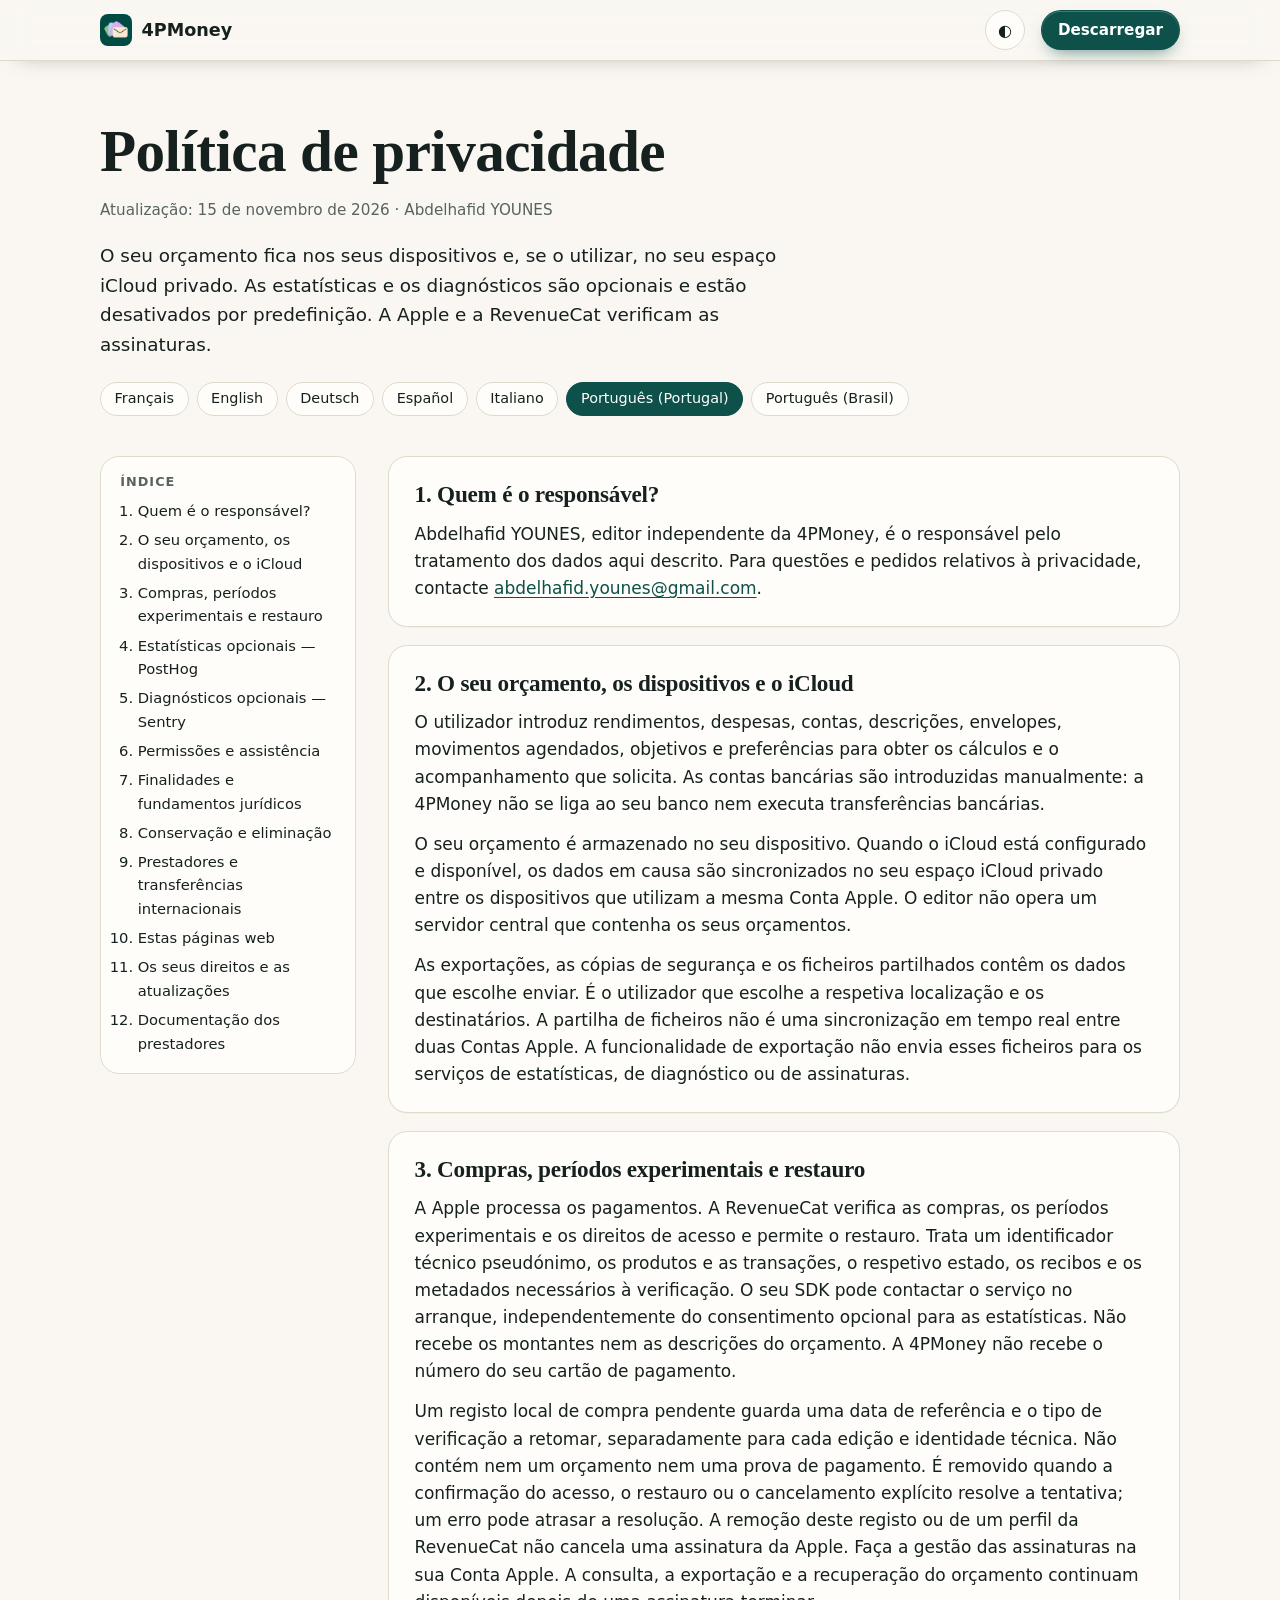
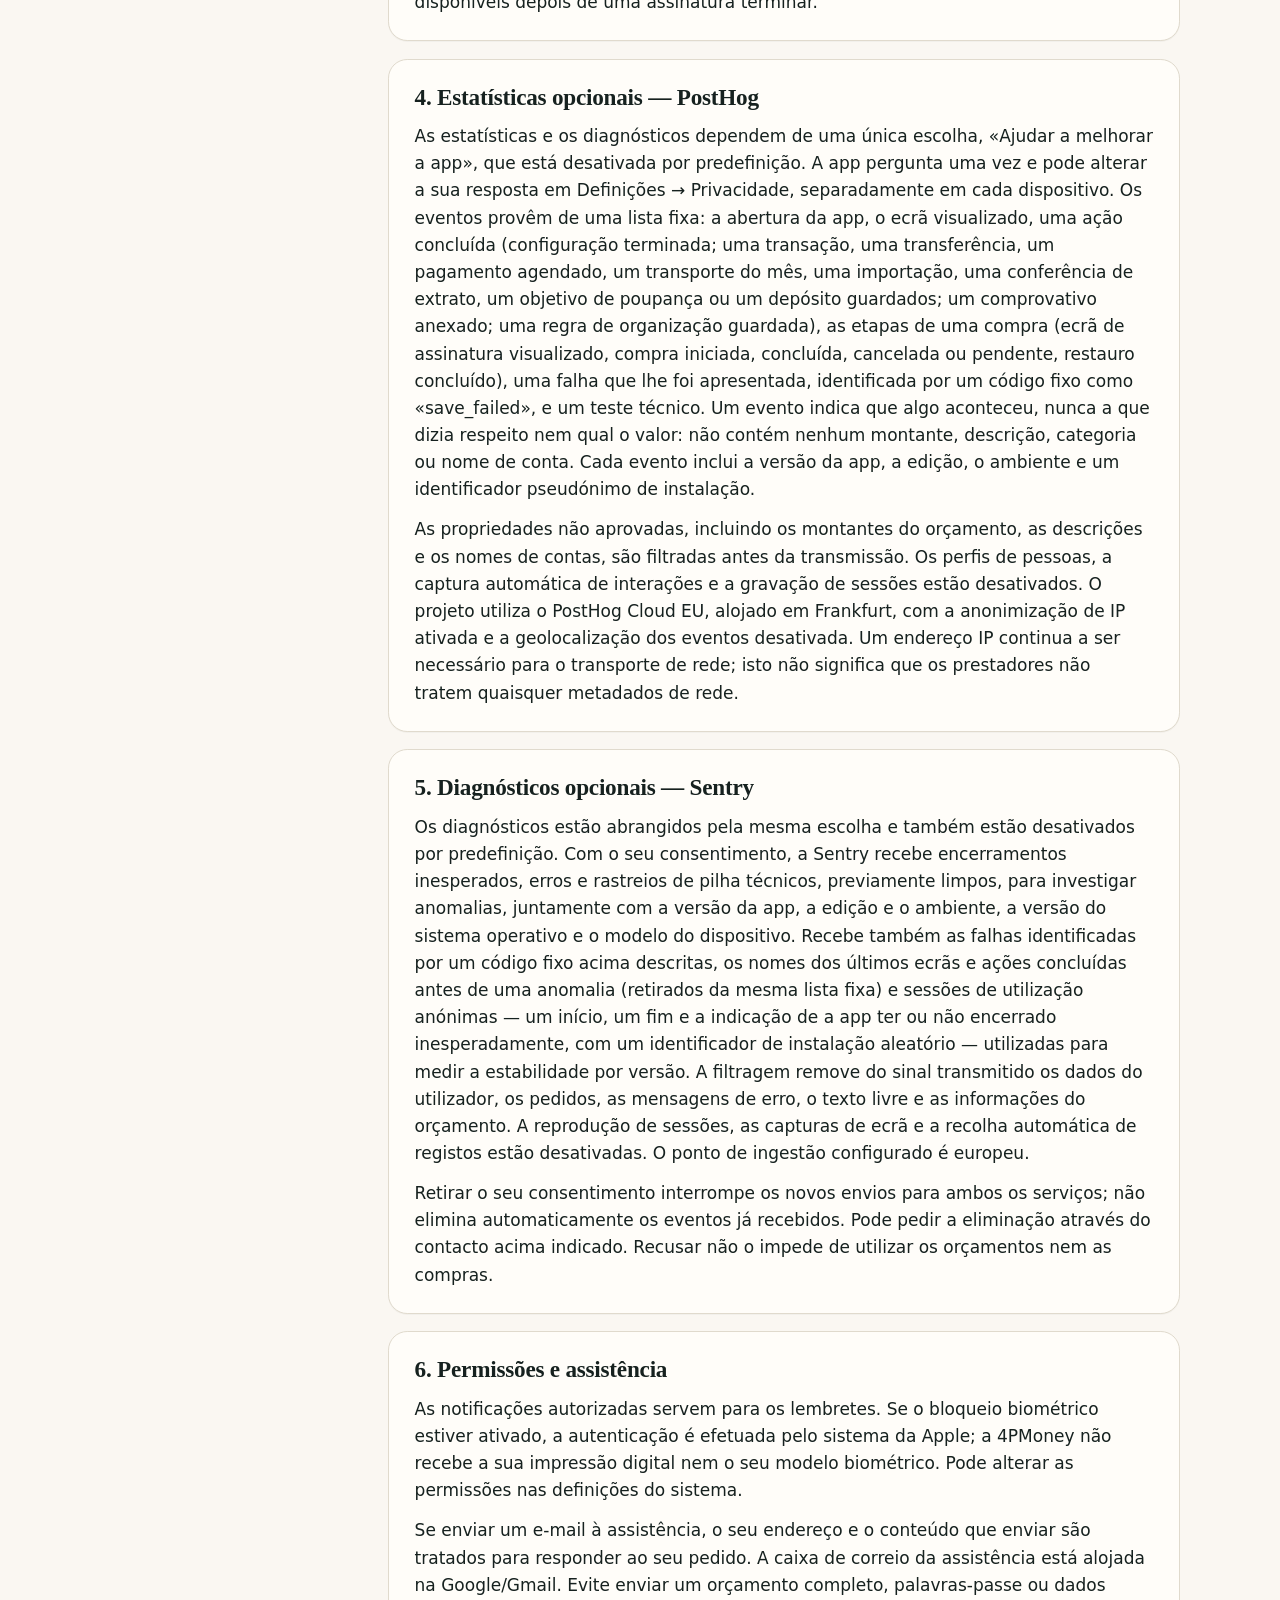
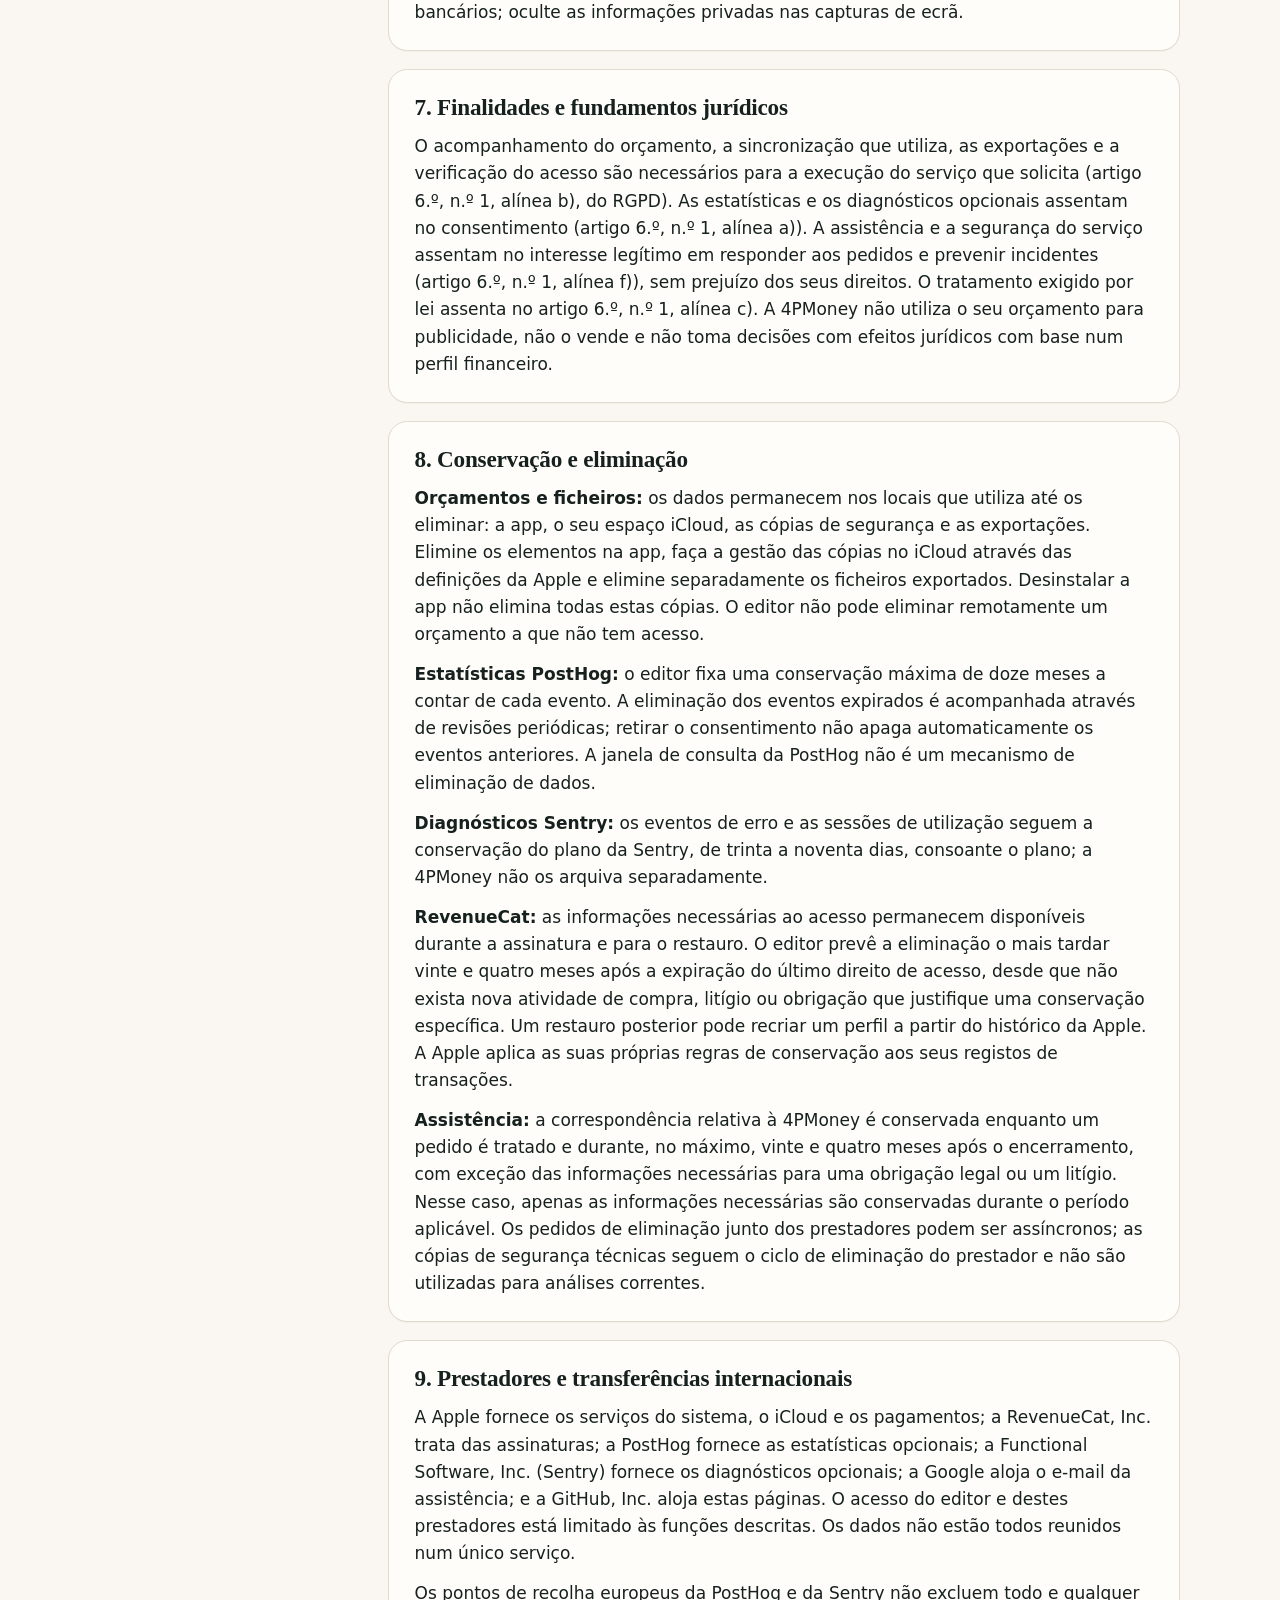
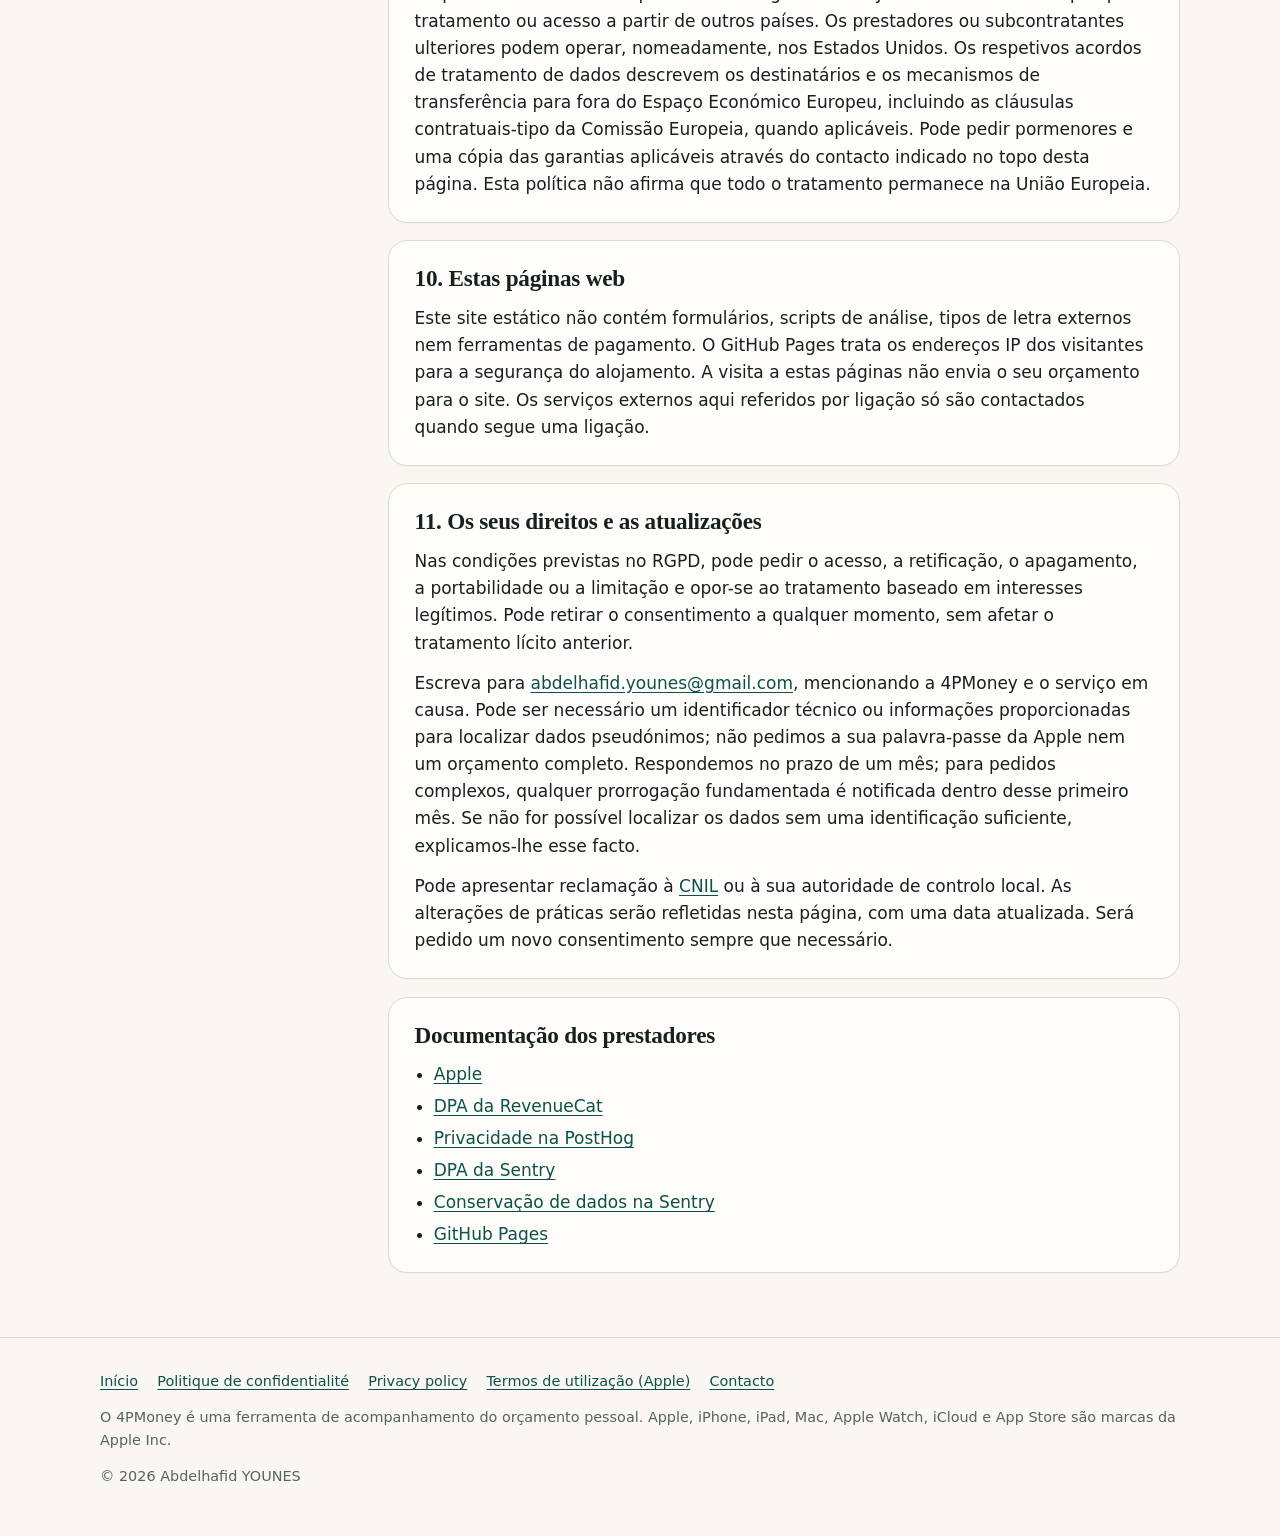
<file: privacy/pt/index.html>
<!doctype html>
<html lang="pt-PT">
<head>
<meta charset="utf-8">
<meta name="viewport" content="width=device-width, initial-scale=1">
<title>4PMoney — Política de privacidade</title>
<meta name="description" content="O seu orçamento fica nos seus dispositivos e, se o utilizar, no seu espaço iCloud privado. As estatísticas e os diagnósticos são opcionais e estão desativados por predefinição. A Apple e a RevenueCat verificam as assinaturas.">
<meta name="theme-color" content="#faf7f2" media="(prefers-color-scheme: light)">
<meta name="theme-color" content="#101816" media="(prefers-color-scheme: dark)">
<link rel="icon" href="../../assets/touch-icon.png">
<link rel="apple-touch-icon" href="../../assets/touch-icon.png">
<style>
:root{
  --fond:#faf7f2;--carte:#fffdf9;--teinte:#f1ede4;--encre:#16211f;--doux:#56635f;--trait:#e0dacd;
  --accent:#0d514a;--accent-encre:#ffffff;--accent-doux:#dfe6e1;
  --prevoir:#2f6fd6;--plaisir:#b9770a;--profiter:#7a4fd0;--proteger:#0b8a62;
  --prevoir-f:#e8edf6;--plaisir-f:#fbf0e2;--profiter-f:#f0e6f4;--proteger-f:#e2f1e9;
  --alerte:#a3540c;--ombre:0 18px 50px rgba(22,33,31,.12);
}
@media (prefers-color-scheme:dark){:root:not([data-theme="light"]){
  --fond:#101816;--carte:#19221f;--teinte:#151e1b;--encre:#eef3f0;--doux:#a7b5af;--trait:#2b3733;
  --accent:#7fd2bb;--accent-encre:#0c1b18;--accent-doux:#20302b;
  --prevoir:#8fb6ff;--plaisir:#f1b65a;--profiter:#c2a4ff;--proteger:#6fd6b0;
  --prevoir-f:#1d2a3f;--plaisir-f:#352c1c;--profiter-f:#2c2540;--proteger-f:#17332a;
  --alerte:#f0a35a;--ombre:0 18px 50px rgba(0,0,0,.45);
}}
:root[data-theme="dark"]{
  --fond:#101816;--carte:#19221f;--teinte:#151e1b;--encre:#eef3f0;--doux:#a7b5af;--trait:#2b3733;
  --accent:#7fd2bb;--accent-encre:#0c1b18;--accent-doux:#20302b;
  --prevoir:#8fb6ff;--plaisir:#f1b65a;--profiter:#c2a4ff;--proteger:#6fd6b0;
  --prevoir-f:#1d2a3f;--plaisir-f:#352c1c;--profiter-f:#2c2540;--proteger-f:#17332a;
  --alerte:#f0a35a;--ombre:0 18px 50px rgba(0,0,0,.45);
}
*{box-sizing:border-box}
html{scroll-behavior:smooth;-webkit-text-size-adjust:100%}
body{margin:0;background:var(--fond);color:var(--encre);font:1.0625rem/1.6 -apple-system,BlinkMacSystemFont,"SF Pro Text","Segoe UI",system-ui,sans-serif;overflow-wrap:break-word}
img{max-width:100%;height:auto;display:block}
a{color:var(--accent);text-underline-offset:.2em}
a:focus-visible,button:focus-visible,input:focus-visible,summary:focus-visible{outline:3px solid var(--plaisir);outline-offset:3px;border-radius:6px}
.wrap{max-width:70rem;margin:0 auto;padding:0 1.25rem}
h1,h2,h3{font-family:"New York","Iowan Old Style",Georgia,serif;font-weight:600;line-height:1.15;letter-spacing:-.01em;margin:0;text-wrap:balance}
h1{font-size:clamp(2.2rem,6vw,3.7rem)}
h2{font-size:clamp(1.7rem,4vw,2.5rem)}
h3{font-size:1.25rem;font-family:inherit;font-weight:650;letter-spacing:0}
p{margin:0}
.sur{font-size:.8125rem;font-weight:650;letter-spacing:.12em;text-transform:uppercase;color:var(--accent)}
.chapo{font-size:1.2rem;color:var(--doux);max-width:38rem}
.num{font-variant-numeric:tabular-nums;font-feature-settings:"tnum"}
.skip{position:absolute;left:-999px}.skip:focus{left:1rem;top:1rem;background:var(--carte);padding:.5rem 1rem;z-index:20}

header.barre{position:sticky;top:0;z-index:10;background:color-mix(in srgb,var(--fond) 88%,transparent);backdrop-filter:saturate(1.4) blur(14px);-webkit-backdrop-filter:saturate(1.4) blur(14px);border-bottom:1px solid var(--trait)}
.barre .wrap{display:flex;align-items:center;gap:1rem;min-height:3.75rem}
.marque{display:flex;align-items:center;gap:.6rem;font-weight:700;font-size:1.1rem;color:var(--encre);text-decoration:none}
.marque img{width:2rem;height:2rem;border-radius:.5rem}
.barre nav{margin-left:auto;display:flex;gap:1.4rem;font-size:.95rem}
.barre nav a{color:var(--doux);text-decoration:none}.barre nav a:hover{color:var(--encre)}
.theme{border:1px solid var(--trait);background:var(--carte);color:var(--encre);border-radius:999px;width:2.5rem;height:2.5rem;cursor:pointer;font-size:1rem}
.langue{display:inline-grid;place-items:center;border:1px solid var(--trait);background:var(--carte);color:var(--encre);border-radius:999px;height:2.5rem;padding:0 .8rem;font-size:.85rem;font-weight:650;letter-spacing:.04em;text-decoration:none}.langue:hover{border-color:var(--accent)}
@media (max-width:26rem){.barre .wrap{gap:.45rem}.langue{padding:0 .55rem}.barre .btn.petit{padding-left:.8rem;padding-right:.8rem}}
@media (max-width:23rem){.marque{font-size:0;gap:0}}
.btn{display:inline-flex;align-items:center;justify-content:center;gap:.5rem;min-height:3rem;padding:.7rem 1.4rem;border-radius:999px;font-weight:650;text-decoration:none;border:1px solid transparent}
.btn.plein{background:var(--accent);color:var(--accent-encre)}
.btn.contour{border-color:var(--trait);color:var(--encre);background:var(--carte)}
.btn.petit{min-height:2.5rem;padding:.4rem 1rem;font-size:.95rem}

.hero{padding:4rem 0 3rem}
.hero .wrap{display:grid;grid-template-columns:1.05fr .95fr;gap:3rem;align-items:center}
.hero h1{margin:.9rem 0 1.2rem}
.actions{display:flex;flex-wrap:wrap;gap:.75rem;margin-top:1.8rem}
.garanties{list-style:none;padding:0;margin:1.8rem 0 0;display:flex;flex-wrap:wrap;gap:.5rem 1.4rem;color:var(--doux);font-size:.95rem}
.garanties li::before{content:"✓";color:var(--accent);font-weight:700;margin-right:.45rem}
.scene{position:relative;display:flex;justify-content:center;min-height:34rem}
.tel{width:min(19rem,74vw);border-radius:2.9rem;padding:.55rem;background:#0c1211;box-shadow:var(--ombre);border:1px solid #2a3532}
.tel img{border-radius:2.4rem;width:100%;aspect-ratio:1170/2532;object-fit:cover}
.montre{position:absolute;right:0;bottom:1.5rem;width:9.5rem;border-radius:2.2rem;padding:.5rem;background:#0c1211;border:1px solid #2a3532;box-shadow:var(--ombre)}
.montre img{border-radius:1.8rem}

section{padding:4.5rem 0}
section.teinte{background:var(--teinte);border-block:1px solid var(--trait)}
.tete{max-width:44rem;margin-bottom:2.5rem}.tete h2{margin:.7rem 0 1rem}

.quatre{display:grid;grid-template-columns:repeat(4,1fr);gap:1rem}
.env{border-radius:1.4rem;padding:1.4rem;border:1px solid var(--trait);position:relative;overflow:hidden}
.env::before{content:"";position:absolute;inset:0 0 auto 0;height:1.4rem;clip-path:polygon(0 0,100% 0,50% 100%);opacity:.5;background:currentColor}
.env.prevoir{background:var(--prevoir-f);color:var(--prevoir)}.env.plaisir{background:var(--plaisir-f);color:var(--plaisir)}
.env.profiter{background:var(--profiter-f);color:var(--profiter)}.env.proteger{background:var(--proteger-f);color:var(--proteger)}
.env h3{margin-top:1.2rem;color:var(--encre)}
.env .part{font-size:2.3rem;font-weight:700;font-family:ui-rounded,"SF Pro Rounded",system-ui,sans-serif;line-height:1.1;margin:.4rem 0}
.env p{color:var(--encre);opacity:.82;font-size:.95rem}

.simu{margin-top:2rem;background:var(--carte);border:1px solid var(--trait);border-radius:1.6rem;padding:1.6rem;box-shadow:var(--ombre);display:grid;grid-template-columns:.9fr 1.1fr;gap:2rem}
.simu label{display:flex;justify-content:space-between;gap:1rem;font-weight:600;margin-bottom:.4rem}
.simu label output{font-family:ui-rounded,"SF Pro Rounded",system-ui,sans-serif;color:var(--accent)}
.simu input[type=range]{width:100%;accent-color:var(--accent);height:2rem}
.champ{margin-bottom:1.3rem}
.simu .note{font-size:.9rem;color:var(--doux)}
.lignes{display:grid;gap:.7rem}
.ligne{display:grid;grid-template-columns:6.2rem 1fr 6.6rem;align-items:center;gap:.8rem;font-size:.98rem}
.ligne b{font-weight:650}
.jauge{height:.7rem;border-radius:999px;background:var(--accent-doux);overflow:hidden}
.jauge i{display:block;height:100%;border-radius:999px;width:0;transition:width .35s ease}
.ligne .somme{text-align:right;font-family:ui-rounded,"SF Pro Rounded",system-ui,sans-serif;font-weight:650}
.verdict{margin-top:1.1rem;padding:.9rem 1rem;border-radius:.9rem;background:var(--accent-doux);font-size:.95rem}
.verdict.alerte{color:var(--alerte);background:color-mix(in srgb,var(--alerte) 12%,var(--carte))}

.regles{display:grid;grid-template-columns:repeat(3,1fr);gap:1rem;margin-top:2rem}
.regle{background:var(--carte);border:1px solid var(--trait);border-radius:1.2rem;padding:1.3rem}
.regle h3{margin-bottom:.5rem;font-size:1.08rem}.regle p{color:var(--doux);font-size:.97rem}

.etapes{display:grid;gap:3.5rem}
.etape{display:grid;grid-template-columns:1fr 1fr;gap:3rem;align-items:center}
.etape:nth-child(even) .visuel{order:-1}
.etape .rang{display:inline-grid;place-items:center;width:2.4rem;height:2.4rem;border-radius:999px;background:var(--accent);color:var(--accent-encre);font-weight:700;margin-bottom:1rem}
.etape h3{font-size:1.5rem;margin-bottom:.7rem}.etape p{color:var(--doux)}
.etape ul{margin:1rem 0 0;padding-left:1.1rem;color:var(--doux)}.etape li{margin:.3rem 0}
.visuel{display:flex;justify-content:center}
.visuel .tel{width:min(16.5rem,70vw)}

.appareils{display:grid;grid-template-columns:1.5fr 1fr;gap:1.2rem}
.app{background:var(--carte);border:1px solid var(--trait);border-radius:1.5rem;padding:1.4rem;display:flex;flex-direction:column;gap:1rem}
.app h3{margin-bottom:.3rem}.app p{color:var(--doux);font-size:.97rem}
.app .cadre{border-radius:1rem;overflow:hidden;border:1px solid var(--trait);margin-top:auto}
.app.ipad .cadre{max-height:23rem}.app.ipad .cadre img{width:100%;object-fit:cover;object-position:top}
.app.large{grid-column:1/-1}

.piliers{display:grid;grid-template-columns:repeat(2,1fr);gap:1rem}
.pilier{background:var(--carte);border:1px solid var(--trait);border-radius:1.2rem;padding:1.4rem}
.pilier h3{margin-bottom:.5rem}.pilier p{color:var(--doux)}
.avis{margin-top:1.5rem;font-size:.95rem;color:var(--doux);border-left:3px solid var(--accent);padding-left:1rem;max-width:48rem}

.offres{display:grid;grid-template-columns:repeat(2,1fr);gap:1.2rem;max-width:56rem}
.offre{background:var(--carte);border:1px solid var(--trait);border-radius:1.5rem;padding:1.6rem}
.offre.mise{border:2px solid var(--accent)}
.offre h3{font-size:1.35rem}.offre .sous{color:var(--doux);margin:.3rem 0 1rem}
.offre ul{list-style:none;padding:0;margin:0;display:grid;gap:.55rem}
.offre li{padding-left:1.6rem;position:relative}
.offre li::before{content:"✓";position:absolute;left:0;color:var(--accent);font-weight:700}
.offre li.non{color:var(--doux)}.offre li.non::before{content:"–";color:var(--doux)}

.tele{display:grid;grid-template-columns:repeat(3,1fr);gap:1rem}
.edition{background:var(--carte);border:1px solid var(--trait);border-radius:1.4rem;padding:1.5rem;display:flex;flex-direction:column;gap:.7rem;align-items:flex-start}
.edition p{color:var(--doux);font-size:.97rem;flex:1}
.pas{counter-reset:pas;list-style:none;padding:0;margin:2rem 0 0;display:grid;grid-template-columns:repeat(3,1fr);gap:1rem}
.pas li{counter-increment:pas;padding-left:2.8rem;position:relative;color:var(--doux)}
.pas li::before{content:counter(pas);position:absolute;left:0;top:0;width:2rem;height:2rem;border-radius:999px;border:1.5px solid var(--accent);color:var(--accent);display:grid;place-items:center;font-weight:700}
.pas b{color:var(--encre);display:block}

.faq{max-width:48rem}
details{border-bottom:1px solid var(--trait);padding:1.1rem 0}
summary{cursor:pointer;font-weight:650;font-size:1.08rem;list-style:none;display:flex;justify-content:space-between;gap:1rem}
summary::-webkit-details-marker{display:none}
summary::after{content:"+";color:var(--accent);font-size:1.4rem;line-height:1}
details[open] summary::after{content:"–"}
details p{margin-top:.7rem;color:var(--doux)}

.fin{text-align:center}.fin img{width:5.5rem;height:5.5rem;border-radius:1.3rem;margin:0 auto 1.4rem;box-shadow:var(--ombre)}
.fin .chapo{margin:1rem auto 0}.fin .actions{justify-content:center}
footer{border-top:1px solid var(--trait);padding:2rem 0 3rem;font-size:.9rem;color:var(--doux)}
footer .wrap{display:grid;gap:.8rem}
footer nav{display:flex;flex-wrap:wrap;gap:.4rem 1.2rem}

.reveler{opacity:0;transform:translateY(14px);transition:opacity .6s ease,transform .6s ease}
.reveler.vu{opacity:1;transform:none}
@media (prefers-reduced-motion:reduce){html{scroll-behavior:auto}.reveler{opacity:1;transform:none;transition:none}.jauge i{transition:none}}
@media (max-width:60rem){
  .hero .wrap,.simu,.etape,.appareils{grid-template-columns:1fr}
  .etape:nth-child(even) .visuel{order:0}
  .quatre,.piliers{grid-template-columns:repeat(2,1fr)}
  .regles,.tele,.pas{grid-template-columns:1fr}
  .barre nav{display:none}.theme{margin-left:auto}
  .scene{min-height:0}
}
@media (max-width:36rem){
  section{padding:3.2rem 0}.hero{padding:2.5rem 0 2rem}
  .wrap{padding:0 1rem}
  .quatre,.piliers,.offres{grid-template-columns:1fr}
  .montre{width:7.5rem;right:-.2rem}
  .ligne{grid-template-columns:5.2rem 1fr 5.6rem;gap:.5rem;font-size:.92rem}
  .btn{width:100%}
  .barre .btn{width:auto}.marque{flex-shrink:0}
}

/* ——— Profondeur : lumière, relief et plans successifs ——— */
:root{
  --relief:0 1px 2px rgba(22,33,31,.06),0 6px 14px -4px rgba(22,33,31,.08),0 22px 44px -18px rgba(22,33,31,.16);
  --relief-haut:0 2px 4px rgba(22,33,31,.07),0 14px 28px -8px rgba(22,33,31,.14),0 40px 70px -24px rgba(22,33,31,.24);
  --appareil:0 2px 3px rgba(8,14,13,.35),0 18px 30px -10px rgba(8,14,13,.32),0 60px 90px -30px rgba(8,14,13,.42);
  --reflet:inset 0 1px 0 rgba(255,255,255,.75);--halo:.30;
}
@media (prefers-color-scheme:dark){:root:not([data-theme="light"]){
  --relief:0 1px 2px rgba(0,0,0,.35),0 8px 18px -6px rgba(0,0,0,.4),0 26px 50px -20px rgba(0,0,0,.55);
  --relief-haut:0 2px 4px rgba(0,0,0,.4),0 16px 32px -8px rgba(0,0,0,.5),0 44px 80px -24px rgba(0,0,0,.7);
  --appareil:0 2px 3px rgba(0,0,0,.6),0 18px 30px -10px rgba(0,0,0,.6),0 60px 90px -30px rgba(0,0,0,.8);
  --reflet:inset 0 1px 0 rgba(255,255,255,.06);--halo:.22;
}}
:root[data-theme="dark"]{
  --relief:0 1px 2px rgba(0,0,0,.35),0 8px 18px -6px rgba(0,0,0,.4),0 26px 50px -20px rgba(0,0,0,.55);
  --relief-haut:0 2px 4px rgba(0,0,0,.4),0 16px 32px -8px rgba(0,0,0,.5),0 44px 80px -24px rgba(0,0,0,.7);
  --appareil:0 2px 3px rgba(0,0,0,.6),0 18px 30px -10px rgba(0,0,0,.6),0 60px 90px -30px rgba(0,0,0,.8);
  --reflet:inset 0 1px 0 rgba(255,255,255,.06);--halo:.22;
}

/* Les appareils inclinés ne doivent jamais élargir la page. */
main{overflow-x:clip}
/* Fond du haut de page : quatre lueurs aux couleurs des enveloppes, derrière tout le reste. */
.hero{position:relative;overflow:hidden;isolation:isolate}
.hero::before{content:"";position:absolute;inset:-20% -10% -10%;z-index:-1;pointer-events:none;opacity:var(--halo);filter:blur(60px);
  background:
    radial-gradient(34rem 26rem at 78% 30%,var(--prevoir),transparent 70%),
    radial-gradient(26rem 22rem at 96% 72%,var(--profiter),transparent 70%),
    radial-gradient(24rem 20rem at 58% 88%,var(--plaisir),transparent 70%),
    radial-gradient(26rem 20rem at 8% 6%,var(--proteger),transparent 70%)}
.hero::after{content:"";position:absolute;inset:auto 0 0;height:7rem;z-index:-1;pointer-events:none;background:linear-gradient(to bottom,transparent,var(--fond))}

/* Téléphone : châssis à reflet, encoche étroite, vitre, ombre portée en trois couches. */
.tel{position:relative;background:linear-gradient(145deg,#4b5654 0%,#0c1211 22%,#0a0f0e 78%,#39433f 100%);border:0;
  box-shadow:inset 0 0 0 1.5px rgba(255,255,255,.14),inset 0 0 0 3px #050908,var(--appareil)}
.tel::before{content:"";position:absolute;z-index:2;left:50%;top:calc(.55rem + 1.55%);width:20%;aspect-ratio:3.2/1;transform:translateX(-50%);border-radius:999px;
  background:radial-gradient(circle at 76% 50%,#1b2a3a 0 9%,#0b1016 10% 15%,transparent 16%),#000;box-shadow:0 0 0 1px rgba(255,255,255,.05)}
.tel::after{content:"";position:absolute;inset:.55rem;z-index:1;border-radius:2.4rem;pointer-events:none;
  background:linear-gradient(118deg,rgba(255,255,255,.16) 0%,rgba(255,255,255,.04) 22%,transparent 38%)}
.visuel .tel::before{top:calc(.55rem + 1.55%)}
.montre{background:linear-gradient(145deg,#4b5654 0%,#0c1211 24%,#0a0f0e 76%,#39433f 100%);border:0;
  box-shadow:inset 0 0 0 1.5px rgba(255,255,255,.14),var(--appareil)}

/* Scène d'ouverture : téléphone incliné, montre au premier plan, socle lumineux et ombre au sol. */
.scene{perspective:1500px;--tx:0;--ty:0;--d:0px}
.scene::before{content:"";position:absolute;left:50%;top:46%;width:30rem;max-width:120%;aspect-ratio:1;transform:translate(-50%,-50%);border-radius:50%;z-index:-1;pointer-events:none;
  background:radial-gradient(closest-side,color-mix(in srgb,var(--carte) 85%,transparent),transparent 72%)}
.scene::after{content:"";position:absolute;left:50%;bottom:-1.6rem;width:19rem;max-width:80%;height:2.6rem;transform:translateX(-46%);border-radius:50%;z-index:-1;pointer-events:none;
  background:radial-gradient(closest-side,rgba(8,14,13,.38),transparent);filter:blur(10px)}
.scene .tel{transform:translateY(calc(var(--d) * -.35)) rotateY(calc(-13deg + var(--tx) * 6deg)) rotateX(calc(5deg + var(--ty) * -5deg)) rotateZ(1.2deg);transform-origin:50% 60%;transition:transform .5s cubic-bezier(.2,.7,.2,1);will-change:transform}
.scene .montre{z-index:3;transform:translateY(calc(var(--d) * -.9)) translateZ(90px) rotateY(calc(9deg + var(--tx) * 9deg)) rotateX(calc(var(--ty) * -6deg)) rotateZ(-3deg);transition:transform .5s cubic-bezier(.2,.7,.2,1);will-change:transform}

/* Captures des étapes : inclinaison alternée et lueur de la couleur de l'enveloppe concernée. */
.visuel{perspective:1300px;position:relative;isolation:isolate}
.visuel::before{content:"";position:absolute;left:50%;top:50%;width:26rem;max-width:115%;aspect-ratio:1;transform:translate(-50%,-50%);border-radius:50%;z-index:-1;pointer-events:none;filter:blur(40px);opacity:var(--halo);
  background:radial-gradient(closest-side,var(--lueur,var(--prevoir)),transparent 75%)}
.etape:nth-child(2) .visuel{--lueur:var(--plaisir)}.etape:nth-child(3) .visuel{--lueur:var(--proteger)}
.visuel .tel{transform:rotateY(-11deg) rotateX(3deg);transition:transform .7s cubic-bezier(.2,.7,.2,1)}
.etape:nth-child(even) .visuel .tel{transform:rotateY(11deg) rotateX(3deg)}
.etape:hover .visuel .tel{transform:rotateY(-4deg) rotateX(1deg) translateY(-6px)}
.etape:nth-child(even):hover .visuel .tel{transform:rotateY(4deg) rotateX(1deg) translateY(-6px)}

/* Cartes : reflet en haut, ombre en couches, léger soulèvement au survol. */
.env,.regle,.app,.pilier,.offre,.edition{box-shadow:var(--reflet),var(--relief);transition:transform .35s cubic-bezier(.2,.7,.2,1),box-shadow .35s ease}
.simu{box-shadow:var(--reflet),var(--relief-haut)}
.offre.mise{box-shadow:var(--reflet),var(--relief-haut);transform:translateY(-.5rem)}
@media (hover:hover){
  .env:hover,.regle:hover,.app:hover,.pilier:hover,.edition:hover,.offre:hover{transform:translateY(-5px);box-shadow:var(--reflet),var(--relief-haut)}
  .offre.mise:hover{transform:translateY(-.8rem)}
}
.env{background-image:linear-gradient(160deg,color-mix(in srgb,var(--carte) 55%,transparent),transparent 55%)}
.app .cadre{box-shadow:var(--relief)}
.btn.plein{box-shadow:inset 0 1px 0 rgba(255,255,255,.22),0 8px 18px -8px color-mix(in srgb,var(--accent) 70%,transparent)}
.btn{transition:transform .2s ease,box-shadow .2s ease}.btn:hover{transform:translateY(-1px)}
.fin img{box-shadow:var(--relief-haut)}
.etape .rang{box-shadow:0 6px 14px -6px color-mix(in srgb,var(--accent) 80%,transparent)}

/* Sections teintées : en creux, comme un plan situé derrière la page. */
section.teinte{background:linear-gradient(to bottom,color-mix(in srgb,var(--teinte) 100%,transparent),var(--teinte) 60%,color-mix(in srgb,var(--teinte) 70%,var(--fond)));box-shadow:inset 0 14px 22px -18px rgba(8,14,13,.22),inset 0 -14px 22px -18px rgba(8,14,13,.14)}
header.barre{box-shadow:0 10px 24px -20px rgba(8,14,13,.5)}

@media (max-width:60rem){
  .scene{margin-top:1rem;padding-bottom:1.5rem}
  .scene .tel{transform:rotateY(-8deg) rotateX(3deg) rotateZ(.8deg)}
  .scene .montre{transform:translateZ(60px) rotateY(7deg) rotateZ(-3deg)}
  .visuel .tel,.etape:nth-child(even) .visuel .tel{transform:rotateY(-7deg) rotateX(2deg)}
  .offre.mise{transform:none}
}
@media (prefers-reduced-motion:reduce){
  .scene .tel,.scene .montre,.visuel .tel,.env,.regle,.app,.pilier,.offre,.edition,.btn{transition:none}
  .env:hover,.regle:hover,.app:hover,.pilier:hover,.edition:hover,.offre:hover,.btn:hover{transform:none}
}

/* Privacy page: the commercial design, sections as cards */
.entete{padding:3.5rem 0 1.5rem}
.entete h1{hyphens:auto;-webkit-hyphens:auto}
.entete .maj{margin-top:.8rem;color:var(--doux);font-size:.95rem}
.entete .resume{margin-top:1.2rem;max-width:46rem;font-size:1.15rem;color:var(--encre)}
.langues{display:flex;flex-wrap:wrap;gap:.5rem;margin-top:1.4rem}
.langues a{border:1px solid var(--trait);background:var(--carte);color:var(--encre);border-radius:999px;padding:.3rem .85rem;font-size:.9rem;text-decoration:none}
.langues a[aria-current]{background:var(--accent);border-color:var(--accent);color:var(--accent-encre)}
.politique{display:grid;grid-template-columns:16rem 1fr;gap:2rem;align-items:start;padding:1rem 0 4rem}
.sommaire{position:sticky;top:5rem;background:var(--carte);border:1px solid var(--trait);border-radius:1.2rem;padding:1.1rem 1.2rem;font-size:.92rem}
.sommaire h2{font-family:inherit;font-size:.8rem;text-transform:uppercase;letter-spacing:.08em;color:var(--doux);margin-bottom:.6rem}
.sommaire ol{margin:0;padding-left:1.1rem;display:grid;gap:.35rem}
.sommaire a{color:var(--encre);text-decoration:none}.sommaire a:hover{color:var(--accent);text-decoration:underline}
.cartes{display:grid;gap:1.1rem}
.cartes article{background:var(--carte);border:1px solid var(--trait);border-radius:1.2rem;padding:1.5rem 1.6rem;box-shadow:0 1px 0 rgba(22,33,31,.03);scroll-margin-top:5rem}
.cartes article h2{font-size:1.45rem;margin-bottom:.8rem}
.cartes article p+p{margin-top:.8rem}
.cartes article ul{margin:.4rem 0 0;padding-left:1.2rem;display:grid;gap:.3rem}
@media (max-width:60rem){.politique{grid-template-columns:1fr}.sommaire{position:static}}
@media (max-width:36rem){.entete{padding:2.4rem 0 1rem}.entete h1{font-size:clamp(1.9rem,8.5vw,2.4rem)}.cartes article{padding:1.2rem}}
</style>
</head>
<body>
<a class="skip" href="#contenu">Ir para o conteúdo</a>

<header class="barre">
  <div class="wrap">
    <a class="marque" href="../../en/"><img src="../../assets/touch-icon.png" alt="" width="64" height="64">4PMoney</a>
    <button class="theme" id="theme" type="button" aria-label="Alternar entre tema claro e escuro" style="margin-left:auto">◐</button>
    <a class="btn plein petit" href="../../en/#telecharger">Descarregar</a>
  </div>
</header>

<main id="contenu">
  <div class="wrap">
    <div class="entete">
      <h1>Política de privacidade</h1>
      <p class="maj">Atualização: 15 de novembro de 2026 · Abdelhafid YOUNES</p>
      <p class="resume">O seu orçamento fica nos seus dispositivos e, se o utilizar, no seu espaço iCloud privado. As estatísticas e os diagnósticos são opcionais e estão desativados por predefinição. A Apple e a RevenueCat verificam as assinaturas.</p>
      <nav class="langues" aria-label="Idiomas"><a href="../../confidentialite/" lang="fr" hreflang="fr">Français</a><a href="../../privacy/" lang="en" hreflang="en">English</a><a href="../../privacy/de/" lang="de" hreflang="de">Deutsch</a><a href="../../privacy/es/" lang="es" hreflang="es">Español</a><a href="../../privacy/it/" lang="it" hreflang="it">Italiano</a><a href="../../privacy/pt/" lang="pt-PT" hreflang="pt-PT" aria-current="page">Português (Portugal)</a><a href="../../privacy/pt-br/" lang="pt-BR" hreflang="pt-BR">Português (Brasil)</a></nav>
    </div>
    <div class="politique">
      <nav class="sommaire" aria-labelledby="sommaire-titre"><h2 id="sommaire-titre">Índice</h2><ol><li><a href="#section-1">Quem é o responsável?</a></li><li><a href="#section-2">O seu orçamento, os dispositivos e o iCloud</a></li><li><a href="#section-3">Compras, períodos experimentais e restauro</a></li><li><a href="#section-4">Estatísticas opcionais — PostHog</a></li><li><a href="#section-5">Diagnósticos opcionais — Sentry</a></li><li><a href="#section-6">Permissões e assistência</a></li><li><a href="#section-7">Finalidades e fundamentos jurídicos</a></li><li><a href="#section-8">Conservação e eliminação</a></li><li><a href="#section-9">Prestadores e transferências internacionais</a></li><li><a href="#section-10">Estas páginas web</a></li><li><a href="#section-11">Os seus direitos e as atualizações</a></li><li><a href="#section-12">Documentação dos prestadores</a></li></ol></nav>
      <div class="cartes">
<article aria-labelledby="section-1"><h2 id="section-1">1. Quem é o responsável?</h2><p>Abdelhafid YOUNES, editor independente da 4PMoney, é o responsável pelo tratamento dos dados aqui descrito. Para questões e pedidos relativos à privacidade, contacte <a href="mailto:abdelhafid.younes@gmail.com">abdelhafid.younes@gmail.com</a>.</p></article>
<article aria-labelledby="section-2"><h2 id="section-2">2. O seu orçamento, os dispositivos e o iCloud</h2><p>O utilizador introduz rendimentos, despesas, contas, descrições, envelopes, movimentos agendados, objetivos e preferências para obter os cálculos e o acompanhamento que solicita. As contas bancárias são introduzidas manualmente: a 4PMoney não se liga ao seu banco nem executa transferências bancárias.</p><p>O seu orçamento é armazenado no seu dispositivo. Quando o iCloud está configurado e disponível, os dados em causa são sincronizados no seu espaço iCloud privado entre os dispositivos que utilizam a mesma Conta Apple. O editor não opera um servidor central que contenha os seus orçamentos.</p><p>As exportações, as cópias de segurança e os ficheiros partilhados contêm os dados que escolhe enviar. É o utilizador que escolhe a respetiva localização e os destinatários. A partilha de ficheiros não é uma sincronização em tempo real entre duas Contas Apple. A funcionalidade de exportação não envia esses ficheiros para os serviços de estatísticas, de diagnóstico ou de assinaturas.</p></article>
<article aria-labelledby="section-3"><h2 id="section-3">3. Compras, períodos experimentais e restauro</h2><p>A Apple processa os pagamentos. A RevenueCat verifica as compras, os períodos experimentais e os direitos de acesso e permite o restauro. Trata um identificador técnico pseudónimo, os produtos e as transações, o respetivo estado, os recibos e os metadados necessários à verificação. O seu SDK pode contactar o serviço no arranque, independentemente do consentimento opcional para as estatísticas. Não recebe os montantes nem as descrições do orçamento. A 4PMoney não recebe o número do seu cartão de pagamento.</p><p>Um registo local de compra pendente guarda uma data de referência e o tipo de verificação a retomar, separadamente para cada edição e identidade técnica. Não contém nem um orçamento nem uma prova de pagamento. É removido quando a confirmação do acesso, o restauro ou o cancelamento explícito resolve a tentativa; um erro pode atrasar a resolução. A remoção deste registo ou de um perfil da RevenueCat não cancela uma assinatura da Apple. Faça a gestão das assinaturas na sua Conta Apple. A consulta, a exportação e a recuperação do orçamento continuam disponíveis depois de uma assinatura terminar.</p></article>
<article aria-labelledby="section-4"><h2 id="section-4">4. Estatísticas opcionais — PostHog</h2><p>As estatísticas e os diagnósticos dependem de uma única escolha, «Ajudar a melhorar a app», que está desativada por predefinição. A app pergunta uma vez e pode alterar a sua resposta em Definições → Privacidade, separadamente em cada dispositivo. Os eventos provêm de uma lista fixa: a abertura da app, o ecrã visualizado, uma ação concluída (configuração terminada; uma transação, uma transferência, um pagamento agendado, um transporte do mês, uma importação, uma conferência de extrato, um objetivo de poupança ou um depósito guardados; um comprovativo anexado; uma regra de organização guardada), as etapas de uma compra (ecrã de assinatura visualizado, compra iniciada, concluída, cancelada ou pendente, restauro concluído), uma falha que lhe foi apresentada, identificada por um código fixo como «save_failed», e um teste técnico. Um evento indica que algo aconteceu, nunca a que dizia respeito nem qual o valor: não contém nenhum montante, descrição, categoria ou nome de conta. Cada evento inclui a versão da app, a edição, o ambiente e um identificador pseudónimo de instalação.</p><p>As propriedades não aprovadas, incluindo os montantes do orçamento, as descrições e os nomes de contas, são filtradas antes da transmissão. Os perfis de pessoas, a captura automática de interações e a gravação de sessões estão desativados. O projeto utiliza o PostHog Cloud EU, alojado em Frankfurt, com a anonimização de IP ativada e a geolocalização dos eventos desativada. Um endereço IP continua a ser necessário para o transporte de rede; isto não significa que os prestadores não tratem quaisquer metadados de rede.</p></article>
<article aria-labelledby="section-5"><h2 id="section-5">5. Diagnósticos opcionais — Sentry</h2><p>Os diagnósticos estão abrangidos pela mesma escolha e também estão desativados por predefinição. Com o seu consentimento, a Sentry recebe encerramentos inesperados, erros e rastreios de pilha técnicos, previamente limpos, para investigar anomalias, juntamente com a versão da app, a edição e o ambiente, a versão do sistema operativo e o modelo do dispositivo. Recebe também as falhas identificadas por um código fixo acima descritas, os nomes dos últimos ecrãs e ações concluídas antes de uma anomalia (retirados da mesma lista fixa) e sessões de utilização anónimas — um início, um fim e a indicação de a app ter ou não encerrado inesperadamente, com um identificador de instalação aleatório — utilizadas para medir a estabilidade por versão. A filtragem remove do sinal transmitido os dados do utilizador, os pedidos, as mensagens de erro, o texto livre e as informações do orçamento. A reprodução de sessões, as capturas de ecrã e a recolha automática de registos estão desativadas. O ponto de ingestão configurado é europeu.</p><p>Retirar o seu consentimento interrompe os novos envios para ambos os serviços; não elimina automaticamente os eventos já recebidos. Pode pedir a eliminação através do contacto acima indicado. Recusar não o impede de utilizar os orçamentos nem as compras.</p></article>
<article aria-labelledby="section-6"><h2 id="section-6">6. Permissões e assistência</h2><p>As notificações autorizadas servem para os lembretes. Se o bloqueio biométrico estiver ativado, a autenticação é efetuada pelo sistema da Apple; a 4PMoney não recebe a sua impressão digital nem o seu modelo biométrico. Pode alterar as permissões nas definições do sistema.</p><p>Se enviar um e-mail à assistência, o seu endereço e o conteúdo que enviar são tratados para responder ao seu pedido. A caixa de correio da assistência está alojada na Google/Gmail. Evite enviar um orçamento completo, palavras-passe ou dados bancários; oculte as informações privadas nas capturas de ecrã.</p></article>
<article aria-labelledby="section-7"><h2 id="section-7">7. Finalidades e fundamentos jurídicos</h2><p>O acompanhamento do orçamento, a sincronização que utiliza, as exportações e a verificação do acesso são necessários para a execução do serviço que solicita (artigo 6.º, n.º 1, alínea b), do RGPD). As estatísticas e os diagnósticos opcionais assentam no consentimento (artigo 6.º, n.º 1, alínea a)). A assistência e a segurança do serviço assentam no interesse legítimo em responder aos pedidos e prevenir incidentes (artigo 6.º, n.º 1, alínea f)), sem prejuízo dos seus direitos. O tratamento exigido por lei assenta no artigo 6.º, n.º 1, alínea c). A 4PMoney não utiliza o seu orçamento para publicidade, não o vende e não toma decisões com efeitos jurídicos com base num perfil financeiro.</p></article>
<article aria-labelledby="section-8"><h2 id="section-8">8. Conservação e eliminação</h2><p><strong>Orçamentos e ficheiros:</strong> os dados permanecem nos locais que utiliza até os eliminar: a app, o seu espaço iCloud, as cópias de segurança e as exportações. Elimine os elementos na app, faça a gestão das cópias no iCloud através das definições da Apple e elimine separadamente os ficheiros exportados. Desinstalar a app não elimina todas estas cópias. O editor não pode eliminar remotamente um orçamento a que não tem acesso.</p><p><strong>Estatísticas PostHog:</strong> o editor fixa uma conservação máxima de doze meses a contar de cada evento. A eliminação dos eventos expirados é acompanhada através de revisões periódicas; retirar o consentimento não apaga automaticamente os eventos anteriores. A janela de consulta da PostHog não é um mecanismo de eliminação de dados.</p><p><strong>Diagnósticos Sentry:</strong> os eventos de erro e as sessões de utilização seguem a conservação do plano da Sentry, de trinta a noventa dias, consoante o plano; a 4PMoney não os arquiva separadamente.</p><p><strong>RevenueCat:</strong> as informações necessárias ao acesso permanecem disponíveis durante a assinatura e para o restauro. O editor prevê a eliminação o mais tardar vinte e quatro meses após a expiração do último direito de acesso, desde que não exista nova atividade de compra, litígio ou obrigação que justifique uma conservação específica. Um restauro posterior pode recriar um perfil a partir do histórico da Apple. A Apple aplica as suas próprias regras de conservação aos seus registos de transações.</p><p><strong>Assistência:</strong> a correspondência relativa à 4PMoney é conservada enquanto um pedido é tratado e durante, no máximo, vinte e quatro meses após o encerramento, com exceção das informações necessárias para uma obrigação legal ou um litígio. Nesse caso, apenas as informações necessárias são conservadas durante o período aplicável. Os pedidos de eliminação junto dos prestadores podem ser assíncronos; as cópias de segurança técnicas seguem o ciclo de eliminação do prestador e não são utilizadas para análises correntes.</p></article>
<article aria-labelledby="section-9"><h2 id="section-9">9. Prestadores e transferências internacionais</h2><p>A Apple fornece os serviços do sistema, o iCloud e os pagamentos; a RevenueCat, Inc. trata das assinaturas; a PostHog fornece as estatísticas opcionais; a Functional Software, Inc. (Sentry) fornece os diagnósticos opcionais; a Google aloja o e-mail da assistência; e a GitHub, Inc. aloja estas páginas. O acesso do editor e destes prestadores está limitado às funções descritas. Os dados não estão todos reunidos num único serviço.</p><p>Os pontos de recolha europeus da PostHog e da Sentry não excluem todo e qualquer tratamento ou acesso a partir de outros países. Os prestadores ou subcontratantes ulteriores podem operar, nomeadamente, nos Estados Unidos. Os respetivos acordos de tratamento de dados descrevem os destinatários e os mecanismos de transferência para fora do Espaço Económico Europeu, incluindo as cláusulas contratuais-tipo da Comissão Europeia, quando aplicáveis. Pode pedir pormenores e uma cópia das garantias aplicáveis através do contacto indicado no topo desta página. Esta política não afirma que todo o tratamento permanece na União Europeia.</p></article>
<article aria-labelledby="section-10"><h2 id="section-10">10. Estas páginas web</h2><p>Este site estático não contém formulários, scripts de análise, tipos de letra externos nem ferramentas de pagamento. O GitHub Pages trata os endereços IP dos visitantes para a segurança do alojamento. A visita a estas páginas não envia o seu orçamento para o site. Os serviços externos aqui referidos por ligação só são contactados quando segue uma ligação.</p></article>
<article aria-labelledby="section-11"><h2 id="section-11">11. Os seus direitos e as atualizações</h2><p>Nas condições previstas no RGPD, pode pedir o acesso, a retificação, o apagamento, a portabilidade ou a limitação e opor-se ao tratamento baseado em interesses legítimos. Pode retirar o consentimento a qualquer momento, sem afetar o tratamento lícito anterior.</p><p>Escreva para <a href="mailto:abdelhafid.younes@gmail.com">abdelhafid.younes@gmail.com</a>, mencionando a 4PMoney e o serviço em causa. Pode ser necessário um identificador técnico ou informações proporcionadas para localizar dados pseudónimos; não pedimos a sua palavra-passe da Apple nem um orçamento completo. Respondemos no prazo de um mês; para pedidos complexos, qualquer prorrogação fundamentada é notificada dentro desse primeiro mês. Se não for possível localizar os dados sem uma identificação suficiente, explicamos-lhe esse facto.</p><p>Pode apresentar reclamação à <a href="https://www.cnil.fr/en">CNIL</a> ou à sua autoridade de controlo local. As alterações de práticas serão refletidas nesta página, com uma data atualizada. Será pedido um novo consentimento sempre que necessário.</p></article>
<article aria-labelledby="section-12"><h2 id="section-12">Documentação dos prestadores</h2><ul><li><a href="https://www.apple.com/legal/privacy/">Apple</a></li><li><a href="https://www.revenuecat.com/dpa">DPA da RevenueCat</a></li><li><a href="https://posthog.com/docs/privacy">Privacidade na PostHog</a></li><li><a href="https://sentry.io/legal/dpa/">DPA da Sentry</a></li><li><a href="https://docs.sentry.io/security-legal-pii/security/data-retention-periods/">Conservação de dados na Sentry</a></li><li><a href="https://docs.github.com/en/pages/getting-started-with-github-pages/what-is-github-pages#data-collection">GitHub Pages</a></li></ul></article>
      </div>
    </div>
  </div>
</main>

<footer>
  <div class="wrap">
    <nav aria-label="Ligações úteis">
      <a href="../../en/">Início</a>
      <a href="../../confidentialite/" lang="fr" hreflang="fr">Politique de confidentialité</a>
      <a href="../../privacy/" lang="en" hreflang="en">Privacy policy</a>
      <a href="https://www.apple.com/legal/internet-services/itunes/dev/stdeula/">Termos de utilização (Apple)</a>
      <a href="mailto:abdelhafid.younes@gmail.com?subject=4PMoney">Contacto</a>
    </nav>
    <p>O 4PMoney é uma ferramenta de acompanhamento do orçamento pessoal. Apple, iPhone, iPad, Mac, Apple Watch, iCloud e App Store são marcas da Apple Inc.</p>
    <p>© 2026 Abdelhafid YOUNES</p>
  </div>
</footer>

<script>
(function(){
  var racine=document.documentElement,cle="4pmoney-theme";
  function sombre(){var t=racine.getAttribute("data-theme");return t?t==="dark":matchMedia("(prefers-color-scheme: dark)").matches}
  try{var m=localStorage.getItem(cle);if(m)racine.setAttribute("data-theme",m)}catch(e){}
  document.getElementById("theme").addEventListener("click",function(){
    var n=sombre()?"light":"dark";racine.setAttribute("data-theme",n);
    try{localStorage.setItem(cle,n)}catch(e){}
  });
})();
</script>
</body>
</html>
</file>
